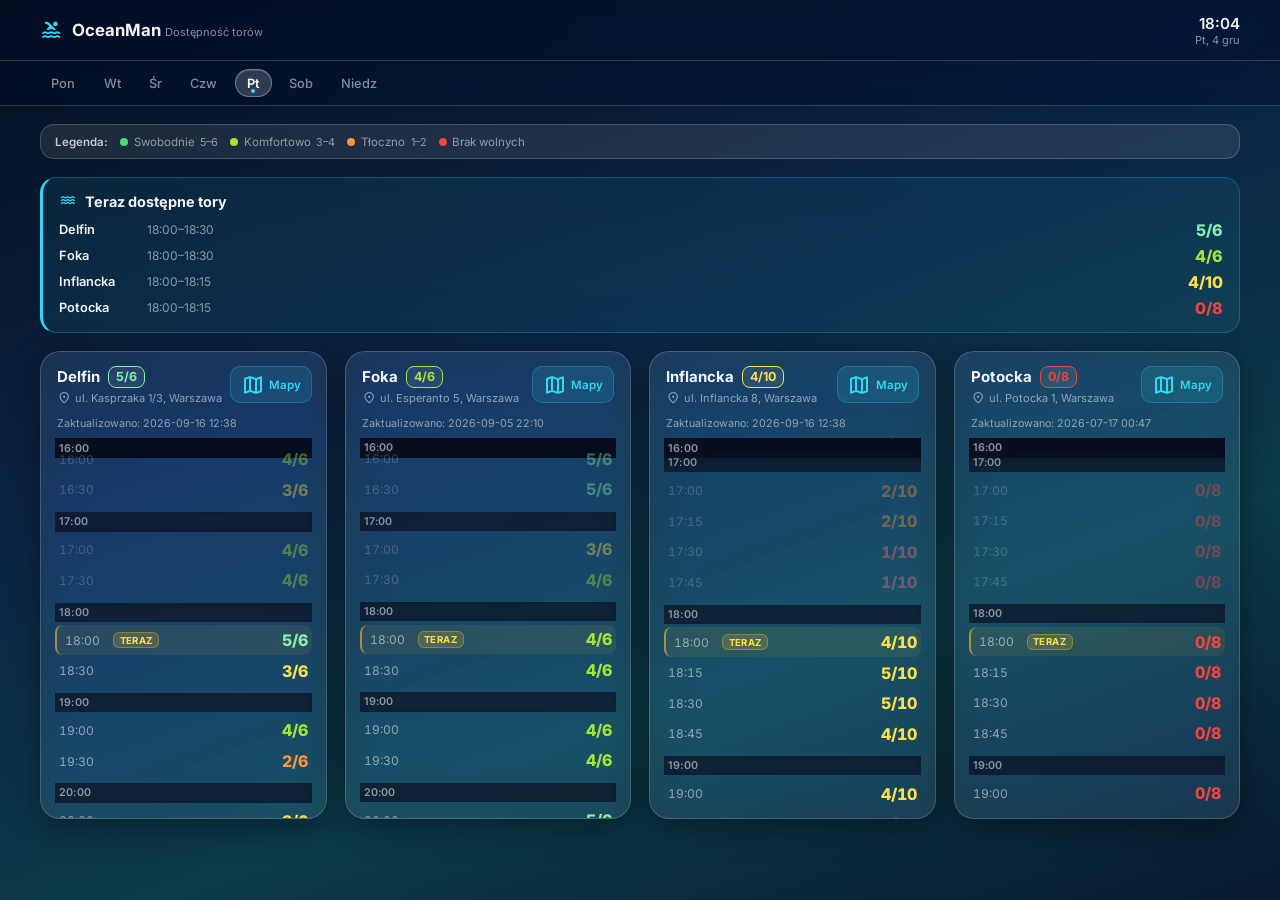
<file: docs/index.html>
<!DOCTYPE html>
<html lang="pl">
<head>
<meta charset="UTF-8">
<meta name="viewport" content="width=device-width, initial-scale=1.0">
<title>OceanMan — Tory pływackie</title>
<link rel="preconnect" href="https://fonts.googleapis.com">
<link rel="preconnect" href="https://fonts.gstatic.com" crossorigin>
<link href="https://fonts.googleapis.com/css2?family=Inter:wght@400;500;600;700;800&display=swap" rel="stylesheet">
<link href="https://fonts.googleapis.com/css2?family=Material+Symbols+Rounded:opsz,wght,FILL,GRAD@24,400,1,0" rel="stylesheet">
<style>
*,*::before,*::after{box-sizing:border-box;margin:0;padding:0}
body{font-family:Inter,sans-serif;background:linear-gradient(160deg,#060E1F 0%,#0A2545 40%,#0C3B4A 70%,#071A2E 100%) fixed;min-height:100vh;color:rgba(255,255,255,.95)}
:root{
  --glass-bg:rgba(255,255,255,.09);--glass-bg-s:rgba(255,255,255,.18);
  --glass-b:rgba(255,255,255,.18);--glass-bs:rgba(255,255,255,.32);
  --glass-sh:0 8px 32px rgba(0,0,0,.40);--glass-in:inset 0 1px 0 rgba(255,255,255,.12);
  --c-muted:rgba(255,255,255,.52);--c-accent:#34D8F0;
}
/* app bar */
.app-bar{position:sticky;top:0;z-index:100;backdrop-filter:blur(24px) saturate(180%);background:rgba(6,14,31,.55);border-bottom:1px solid var(--glass-b);padding:0 1rem}
.app-bar__inner{max-width:1200px;margin:0 auto;height:60px;display:flex;align-items:center;justify-content:space-between}
.app-bar__brand{display:flex;align-items:center;gap:.625rem}
.app-bar__logo{color:var(--c-accent);font-size:1.4rem}
.app-bar__title{font-size:1.05rem;font-weight:700}
.app-bar__subtitle{font-size:.69rem;color:var(--c-muted)}
.app-bar__clock{text-align:right}.clock{font-size:.95rem;font-weight:600;display:block}
.date{font-size:.69rem;color:var(--c-muted);display:block}
/* day nav */
.day-nav{position:sticky;top:60px;z-index:99;backdrop-filter:blur(20px) saturate(160%);background:rgba(6,14,31,.45);border-bottom:1px solid var(--glass-b);padding:.5rem 1rem}
.day-nav__inner{max-width:1200px;margin:0 auto;display:flex;gap:.375rem;overflow-x:auto;scrollbar-width:none}
.day-tab{border:none;background:transparent;color:var(--c-muted);font:500 .8rem Inter,sans-serif;padding:.35rem .7rem;border-radius:20px;cursor:pointer;white-space:nowrap;position:relative;transition:all .15s}
.day-tab:hover{color:#fff;background:rgba(255,255,255,.08)}
.day-tab.active{color:#fff;background:var(--glass-bg-s);border:1px solid var(--glass-bs);box-shadow:var(--glass-in);font-weight:600}
.today-dot{width:4px;height:4px;background:var(--c-accent);border-radius:50%;position:absolute;bottom:3px;left:50%;transform:translateX(-50%)}
/* container */
main{padding:1.125rem 1rem 3rem}
.container{max-width:1200px;margin:0 auto;display:flex;flex-direction:column;gap:1.125rem}
/* legend */
.legend{display:flex;align-items:center;flex-wrap:wrap;gap:.5rem .75rem;padding:.6rem .875rem;background:var(--glass-bg);border:1px solid var(--glass-b);border-radius:14px;font-size:.72rem;color:var(--c-muted)}
.legend__title{font-weight:600;color:rgba(255,255,255,.75)}
.legend__chips{display:flex;flex-wrap:wrap;gap:.375rem .75rem}
.legend-chip{display:flex;align-items:center;gap:.35rem}
.dot{width:8px;height:8px;border-radius:50%;flex-shrink:0}
/* summary card */
.summary-card{background:rgba(52,216,240,.08);border:1px solid rgba(52,216,240,.25);border-left:3px solid var(--c-accent);border-radius:16px;padding:.875rem 1rem;backdrop-filter:blur(20px)}
.summary-card__header{display:flex;align-items:center;gap:.5rem;margin-bottom:.625rem}
.summary-card__icon{color:var(--c-accent);font-size:1.1rem}
.summary-card__title{font-size:.9rem;font-weight:700}
.summary-card__items{display:flex;flex-direction:column;gap:.375rem}
.summary-item{display:flex;align-items:center;gap:.5rem;font-size:.8rem}
.summary-item__name{font-weight:600;min-width:80px}
.summary-item__slot{color:var(--c-muted);font-size:.75rem;flex:1}
/* pools grid */
.pools-grid{display:grid;grid-template-columns:repeat(4,1fr);gap:1.125rem}
@media(max-width:1100px){.pools-grid{grid-template-columns:repeat(2,1fr)}}
@media(max-width:580px){.pools-grid{grid-template-columns:1fr}}
/* pool card */
.pool-card{background:var(--glass-bg);backdrop-filter:blur(20px) saturate(160%);border:1px solid var(--glass-b);border-radius:20px;box-shadow:var(--glass-sh);overflow:hidden}
.pool-card__header{padding:.875rem 1rem .5rem;display:flex;justify-content:space-between;align-items:flex-start;gap:.5rem}
.pool-card__name{font-size:.9375rem;font-weight:700}
.pool-card__name-row{display:flex;align-items:center;gap:.5rem}
.pool-card__address{display:flex;align-items:center;gap:.25rem;font-size:.69rem;color:var(--c-muted);margin-top:.2rem;overflow:hidden}
.addr-icon{font-size:.9rem}
.addr-text{overflow:hidden;text-overflow:ellipsis;white-space:nowrap}
.pool-card__meta{padding:.25rem 1rem .5rem;font-size:.67rem;color:var(--c-muted)}
.maps-btn{display:flex;align-items:center;gap:.3rem;background:rgba(52,216,240,.12);border:1px solid rgba(52,216,240,.25);color:var(--c-accent);font:600 .72rem Inter,sans-serif;padding:.35rem .6rem;border-radius:10px;text-decoration:none;white-space:nowrap;flex-shrink:0}
/* slots */
.slots-container{max-height:380px;overflow-y:auto;padding:0 .875rem .875rem}
.slots-list{display:flex;flex-direction:column;gap:1px}
.hour-div{position:sticky;top:0;font-size:.67rem;font-weight:600;color:var(--c-muted);background:rgba(6,14,31,.7);backdrop-filter:blur(8px);padding:.2rem .25rem;margin:.4rem 0 .15rem;letter-spacing:.02em}
.slot-row{display:flex;align-items:center;gap:.5rem;padding:.3rem .25rem;border-radius:8px;font-size:.82rem;transition:background .1s}
.slot-row.current{background:rgba(251,191,36,.08);border-left:2px solid rgba(251,191,36,.6);padding-left:.5rem}
.slot-row.past{opacity:.38}
.slot-time{color:var(--c-muted);font-size:.75rem;min-width:40px;font-variant-numeric:tabular-nums}
.slot-lanes{margin-left:auto;font-weight:800;font-size:1rem;font-variant-numeric:tabular-nums}
.now-badge{font-size:.6rem;font-weight:700;background:rgba(251,191,36,.18);color:#FDE047;border:1px solid rgba(251,191,36,.35);padding:.1rem .35rem;border-radius:6px;letter-spacing:.04em}
/* lane badge */
.lane-badge{font-weight:800;font-size:1rem}
.lane-badge.hero{font-size:.78rem;font-weight:700;padding:.15rem .45rem;border-radius:8px;border:1px solid;background:rgba(255,255,255,.08)}
/* level colors */
.lv-6,.level-6{color:#4ADE80}.lv-5,.level-5{color:#86EFAC}.lv-4,.level-4{color:#A3E635}
.lv-3,.level-3{color:#FDE047}.lv-2,.level-2{color:#FB923C}.lv-1,.level-1{color:#F87171}.lv-0,.level-0{color:#EF4444}
.hero.lv-6{border-color:#4ADE80}.hero.lv-5{border-color:#86EFAC}.hero.lv-4{border-color:#A3E635}
.hero.lv-3{border-color:#FDE047}.hero.lv-2{border-color:#FB923C}.hero.lv-1{border-color:#F87171}.hero.lv-0{border-color:#EF4444}
.dot.lv-6{background:#4ADE80}.dot.lv-5{background:#86EFAC}.dot.lv-4{background:#A3E635}
.dot.lv-3{background:#FDE047}.dot.lv-2{background:#FB923C}.dot.lv-1{background:#F87171}.dot.lv-0{background:#EF4444}
/* empty / error */
.empty-state,.error-state{padding:2rem 1rem;text-align:center;color:var(--c-muted);font-size:.85rem}
.error-state{color:#F87171}
#loading{padding:4rem 1rem;text-align:center;color:var(--c-muted);font-size:.9rem}
</style>
</head>
<body>

<header class="app-bar">
  <div class="app-bar__inner">
    <div class="app-bar__brand">
      <span class="material-symbols-rounded app-bar__logo">pool</span>
      <div>
        <span class="app-bar__title">OceanMan</span>
        <span class="app-bar__subtitle">Dostępność torów</span>
      </div>
    </div>
    <div class="app-bar__clock">
      <span class="clock" id="clock">--:--</span>
      <span class="date" id="date-pl">…</span>
    </div>
  </div>
</header>

<nav class="day-nav">
  <div class="day-nav__inner" id="day-tabs"></div>
</nav>

<main>
  <div class="container" id="app">
    <div id="loading">Ładowanie danych…</div>
  </div>
</main>

<script>
(function () {

// ── constants ────────────────────────────────────────────────────────────────

var POOL_INFO = {
  delfin:    { name: 'Delfin',    address: 'ul. Kasprzaka 1/3, Warszawa', maps: 'https://maps.google.com/?q=Pływalnia+Delfin+Kasprzaka+Warszawa' },
  foka:      { name: 'Foka',      address: 'ul. Esperanto 5, Warszawa',   maps: 'https://maps.google.com/?q=Pływalnia+Foka+Esperanto+Warszawa' },
  inflancka: { name: 'Inflancka', address: 'ul. Inflancka 8, Warszawa',   maps: 'https://maps.google.com/?q=Ośrodek+Inflancka+Warszawa' },
  potocka:   { name: 'Potocka',   address: 'ul. Potocka 1, Warszawa',     maps: 'https://maps.google.com/?q=Pływalnia+Potocka+Warszawa' },
};
var POOL_ORDER = ['delfin', 'foka', 'inflancka', 'potocka'];

var DAYS = [
  ['monday','Pon'],['tuesday','Wt'],['wednesday','Śr'],
  ['thursday','Czw'],['friday','Pt'],['saturday','Sob'],['sunday','Niedz']
];
var DAY_INDEX = { sunday:0,monday:1,tuesday:2,wednesday:3,thursday:4,friday:5,saturday:6 };
var PL_DAYS   = ['Pon','Wt','Śr','Czw','Pt','Sob','Niedz'];
var PL_MONTHS = ['sty','lut','mar','kwi','maj','cze','lip','sie','wrz','paź','lis','gru'];

var DATA_URL = 'data/availability.json';

// ── helpers ──────────────────────────────────────────────────────────────────

function todayKey() {
  var d = new Date();
  return ['sunday','monday','tuesday','wednesday','thursday','friday','saturday'][d.getDay()];
}
function nowMin() { var d = new Date(); return d.getHours()*60+d.getMinutes(); }
function toMin(t) { var p=t.split(':'); return +p[0]*60+ +p[1]; }

function laneClass(free, total) {
  if (free === 0) return 'lv-0';
  var r = free / total;
  if (r <= 1/6) return 'lv-1';
  if (r <= 2/6) return 'lv-2';
  if (r <= 3/6) return 'lv-3';
  if (r <= 4/6) return 'lv-4';
  if (r <= 5/6) return 'lv-5';
  return 'lv-6';
}

function esc(s) {
  return String(s).replace(/&/g,'&amp;').replace(/</g,'&lt;').replace(/>/g,'&gt;');
}

// ── state ────────────────────────────────────────────────────────────────────

var schedules = null;   // from availability.json
var selectedDay = null;

// ── clock + date ─────────────────────────────────────────────────────────────

function tickClock() {
  var d   = new Date();
  var h   = String(d.getHours()).padStart(2,'0');
  var m   = String(d.getMinutes()).padStart(2,'0');
  var el  = document.getElementById('clock');
  if (el) el.textContent = h + ':' + m;

  var dateEl = document.getElementById('date-pl');
  if (dateEl) {
    var wi = d.getDay() === 0 ? 6 : d.getDay()-1; // Mon=0 index
    dateEl.textContent = PL_DAYS[wi] + ', ' + d.getDate() + ' ' + PL_MONTHS[d.getMonth()];
  }
}

// ── day tabs ─────────────────────────────────────────────────────────────────

function renderTabs() {
  var today = todayKey();
  var html  = '';
  DAYS.forEach(function(pair) {
    var key   = pair[0], label = pair[1];
    var active = key === selectedDay ? ' active' : '';
    var dot    = key === today ? '<span class="today-dot"></span>' : '';
    html += '<button class="day-tab' + active + '" data-day="' + key + '" type="button">'
          + esc(label) + dot + '</button>';
  });
  document.getElementById('day-tabs').innerHTML = html;

  document.querySelectorAll('.day-tab').forEach(function(btn) {
    btn.addEventListener('click', function() {
      selectedDay = this.dataset.day;
      renderTabs();
      renderApp();
    });
  });
}

// ── main render ───────────────────────────────────────────────────────────────

function renderApp() {
  if (!schedules) return;

  var today  = todayKey();
  var isToday = selectedDay === today;
  var now    = nowMin();

  // collect current-slot data for summary card
  var currentSlots = [];

  // pool cards HTML
  var cardsHtml = '';
  POOL_ORDER.forEach(function(key) {
    var info  = POOL_INFO[key];
    var sched = schedules[key];
    if (!sched) {
      cardsHtml += poolCard(key, info, null, null, null);
      return;
    }

    var daySlots = sched.slots
      .filter(function(s) { return s.weekday === selectedDay; })
      .sort(function(a,b) { return a.slot_start < b.slot_start ? -1 : 1; });

    var currentSlot = null;
    if (isToday) {
      currentSlot = daySlots.find(function(s) {
        return now >= toMin(s.slot_start) && now < toMin(s.slot_end);
      }) || null;
    }

    if (currentSlot) {
      currentSlots.push({
        name:  info.name,
        start: currentSlot.slot_start,
        end:   currentSlot.slot_end,
        free:  currentSlot.free_lanes,
        total: currentSlot.total_lanes,
        cls:   laneClass(currentSlot.free_lanes, currentSlot.total_lanes),
      });
    }

    cardsHtml += poolCard(key, info, sched, daySlots, currentSlot, isToday, now);
  });

  // summary card
  var summaryHtml = '';
  if (currentSlots.length > 0) {
    currentSlots.sort(function(a,b) { return b.free - a.free; });
    var items = currentSlots.map(function(s) {
      return '<div class="summary-item">'
        + '<span class="summary-item__name">' + esc(s.name) + '</span>'
        + '<span class="summary-item__slot">' + esc(s.start) + '–' + esc(s.end) + '</span>'
        + '<span class="lane-badge ' + s.cls + '">' + s.free + '/' + s.total + '</span>'
        + '</div>';
    }).join('');
    summaryHtml = '<section class="summary-card">'
      + '<div class="summary-card__header">'
      + '<span class="material-symbols-rounded summary-card__icon">water</span>'
      + '<span class="summary-card__title">Teraz dostępne tory</span>'
      + '</div>'
      + '<div class="summary-card__items">' + items + '</div>'
      + '</section>';
  }

  // legend
  var legendHtml = '<div class="legend">'
    + '<span class="legend__title">Legenda:</span>'
    + '<div class="legend__chips">'
    + '<span class="legend-chip"><span class="dot lv-6"></span>Swobodnie <span style="color:var(--c-muted);font-size:.68rem">5–6</span></span>'
    + '<span class="legend-chip"><span class="dot lv-4"></span>Komfortowo <span style="color:var(--c-muted);font-size:.68rem">3–4</span></span>'
    + '<span class="legend-chip"><span class="dot lv-2"></span>Tłoczno <span style="color:var(--c-muted);font-size:.68rem">1–2</span></span>'
    + '<span class="legend-chip"><span class="dot lv-0"></span>Brak wolnych</span>'
    + '</div></div>';

  document.getElementById('app').innerHTML =
    legendHtml + summaryHtml
    + '<div class="pools-grid">' + cardsHtml + '</div>';

  // scroll current slot into view
  document.querySelectorAll('[id^="cur-"]').forEach(function(el) {
    var c = el.closest('.slots-container');
    if (!c) return;
    c.scrollTop += el.getBoundingClientRect().top - c.getBoundingClientRect().top
                   - c.clientHeight / 2 + el.clientHeight / 2;
  });
}

function poolCard(key, info, sched, daySlots, currentSlot, isToday, now) {
  var heroHtml = '';
  if (currentSlot) {
    var heroClass = laneClass(currentSlot.free_lanes, currentSlot.total_lanes);
    heroHtml = '<span class="lane-badge hero ' + heroClass + '">'
      + currentSlot.free_lanes + '/' + currentSlot.total_lanes + '</span>';
  }

  var metaHtml = '';
  if (sched) {
    metaHtml = '<div class="pool-card__meta">Zaktualizowano: '
      + esc(sched.fetched_at.slice(0,16).replace('T',' ')) + '</div>';
  }

  var bodyHtml = '';
  if (!sched) {
    bodyHtml = '<div class="slots-container"><p class="error-state">'
      + '<span class="material-symbols-rounded" style="display:block;font-size:1.8rem;opacity:.4;margin-bottom:.4rem">warning</span>'
      + 'Harmonogram tymczasowo niedostępny</p></div>';
  } else if (!daySlots || daySlots.length === 0) {
    bodyHtml = '<div class="slots-container"><p class="empty-state">Brak danych dla wybranego dnia.</p></div>';
  } else {
    var rows = '';
    var prevHour = '';
    daySlots.forEach(function(s) {
      var hour = s.slot_start.slice(0,2);
      if (hour !== prevHour) {
        rows += '<div class="hour-div">' + esc(hour) + ':00</div>';
        prevHour = hour;
      }
      var isCur = isToday && now >= toMin(s.slot_start) && now < toMin(s.slot_end);
      var isPast = isToday && now >= toMin(s.slot_end);
      var cls = (isCur ? ' current' : '') + (isPast ? ' past' : '');
      var idAttr = isCur ? ' id="cur-' + key + '"' : '';
      var badge  = isCur ? '<span class="now-badge">TERAZ</span>' : '';
      var lv = laneClass(s.free_lanes, s.total_lanes);
      rows += '<div class="slot-row' + cls + '"' + idAttr + '>'
        + '<span class="slot-time">' + esc(s.slot_start) + '</span>'
        + badge
        + '<span class="slot-lanes ' + lv + '">' + s.free_lanes + '/' + s.total_lanes + '</span>'
        + '</div>';
    });
    bodyHtml = '<div class="slots-container"><div class="slots-list">' + rows + '</div></div>';
  }

  return '<section class="pool-card">'
    + '<div class="pool-card__header">'
    + '<div>'
    + '<div class="pool-card__name-row">'
    + '<h2 class="pool-card__name">' + esc(info.name) + '</h2>' + heroHtml
    + '</div>'
    + '<div class="pool-card__address">'
    + '<span class="material-symbols-rounded addr-icon">location_on</span>'
    + '<span class="addr-text">' + esc(info.address) + '</span>'
    + '</div></div>'
    + '<a href="' + esc(info.maps) + '" target="_blank" rel="noopener" class="maps-btn">'
    + '<span class="material-symbols-rounded">map</span>Mapy</a>'
    + '</div>'
    + metaHtml
    + bodyHtml
    + '</section>';
}

// ── boot ──────────────────────────────────────────────────────────────────────

tickClock();
setInterval(function() { tickClock(); if (schedules) renderApp(); }, 60000);

selectedDay = todayKey();
renderTabs();

fetch(DATA_URL)
  .then(function(r) {
    if (!r.ok) throw new Error('HTTP ' + r.status);
    return r.json();
  })
  .then(function(json) {
    schedules = json.schedules;
    renderApp();
  })
  .catch(function(err) {
    document.getElementById('app').innerHTML =
      '<div class="error-state">'
      + '<span class="material-symbols-rounded" style="font-size:2rem;display:block;margin-bottom:.5rem">error</span>'
      + 'Nie można załadować danych.<br><small style="opacity:.6">Uruchom przez serwer HTTP (nie przez file://).</small>'
      + '</div>';
    console.error('Failed to load availability.json:', err);
  });

}());
</script>
</body>
</html>
</file>
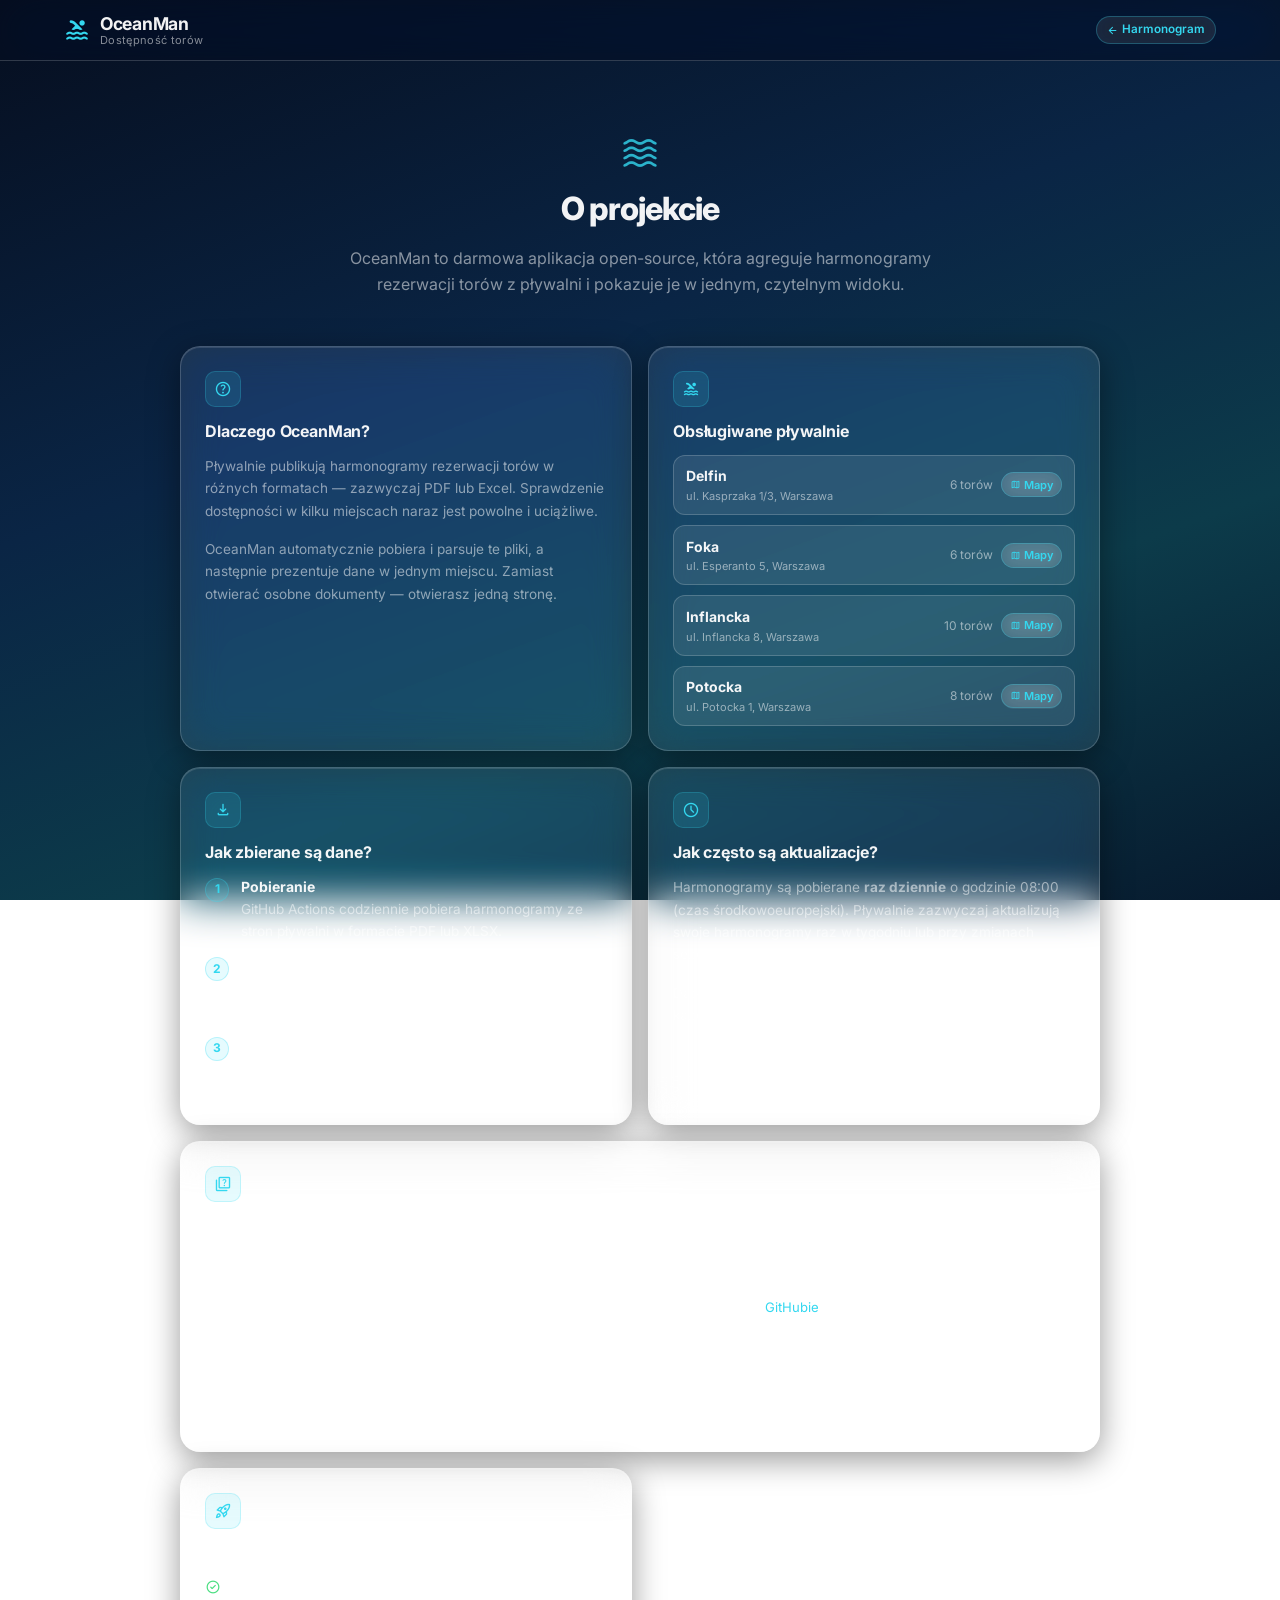
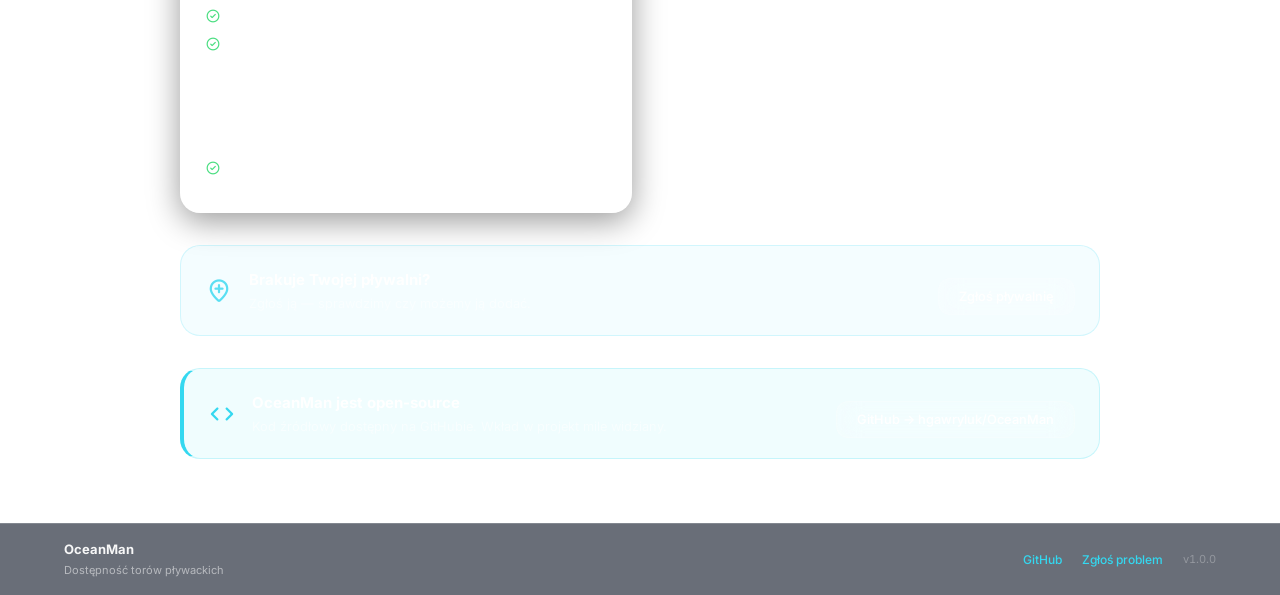
<file: docs/about.html>
<!DOCTYPE html>
<html lang="pl">
<head>
    <meta charset="UTF-8">
    <meta name="viewport" content="width=device-width, initial-scale=1.0">
    <title>O projekcie — OceanMan</title>
    <meta name="description" content="OceanMan — projekt open-source do sprawdzania dostępności torów pływackich.">
    <meta name="theme-color" content="#0A2545">

    <link rel="icon" type="image/svg+xml" href="static/favicon.svg">
    <link rel="manifest" href="manifest.webmanifest">

    <meta property="og:type" content="website">
    <meta property="og:site_name" content="OceanMan">
    <meta property="og:title" content="O projekcie — OceanMan">
    <meta property="og:description" content="OceanMan — projekt open-source do sprawdzania dostępności torów pływackich.">
    <meta property="og:url" content="https://hgawryluk.github.io/OceanMan/about">
    <meta property="og:locale" content="pl_PL">

    <link rel="preconnect" href="https://fonts.googleapis.com">
    <link rel="preconnect" href="https://fonts.gstatic.com" crossorigin>
    <link href="https://fonts.googleapis.com/css2?family=Inter:wght@400;500;600;700;800&display=swap" rel="stylesheet">
    <link href="https://fonts.googleapis.com/css2?family=Material+Symbols+Rounded:opsz,wght,FILL,GRAD@24,400,1,0" rel="stylesheet">
    <link rel="stylesheet" href="static/style.css">
</head>
<body>

<header class="app-bar">
    <div class="app-bar__inner">
        <a href="index.html" class="app-bar__brand">
            <span class="material-symbols-rounded app-bar__logo">pool</span>
            <div class="app-bar__brand-text">
                <span class="app-bar__title">OceanMan</span>
                <span class="app-bar__subtitle">Dostępność torów</span>
            </div>
        </a>
        <a href="index.html" class="maps-btn">
            <span class="material-symbols-rounded">arrow_back</span>
            Harmonogram
        </a>
    </div>
</header>

<main>
    <div class="about-container">

        <section class="about-hero">
            <span class="material-symbols-rounded about-hero__icon">waves</span>
            <h1 class="about-hero__title">O projekcie</h1>
            <p class="about-hero__lead">OceanMan to darmowa aplikacja open-source, która agreguje harmonogramy rezerwacji torów z pływalni i pokazuje je w jednym, czytelnym widoku.</p>
        </section>

        <div class="about-grid">

            <section class="about-card">
                <div class="about-card__icon-wrap">
                    <span class="material-symbols-rounded">help</span>
                </div>
                <h2 class="about-card__title">Dlaczego OceanMan?</h2>
                <p class="about-card__text">Pływalnie publikują harmonogramy rezerwacji torów w różnych formatach — zazwyczaj PDF lub Excel. Sprawdzenie dostępności w kilku miejscach naraz jest powolne i uciążliwe.</p>
                <p class="about-card__text">OceanMan automatycznie pobiera i parsuje te pliki, a następnie prezentuje dane w jednym miejscu. Zamiast otwierać osobne dokumenty — otwierasz jedną stronę.</p>
            </section>

            <section class="about-card">
                <div class="about-card__icon-wrap">
                    <span class="material-symbols-rounded">pool</span>
                </div>
                <h2 class="about-card__title">Obsługiwane pływalnie</h2>
                <ul class="about-pool-list">
                    
                    <li class="about-pool-item">
                        <div class="about-pool-item__info">
                            <span class="about-pool-item__name">Delfin</span>
                            <span class="about-pool-item__addr">ul. Kasprzaka 1/3, Warszawa</span>
                        </div>
                        <div class="about-pool-item__meta">
                            <span class="about-pool-item__lanes">6 torów</span>
                            <a href="https://maps.google.com/?q=Pływalnia+Delfin+Kasprzaka+Warszawa" target="_blank" rel="noopener" class="maps-btn maps-btn--sm">
                                <span class="material-symbols-rounded">map</span>
                                Mapy
                            </a>
                        </div>
                    </li>
                    
                    <li class="about-pool-item">
                        <div class="about-pool-item__info">
                            <span class="about-pool-item__name">Foka</span>
                            <span class="about-pool-item__addr">ul. Esperanto 5, Warszawa</span>
                        </div>
                        <div class="about-pool-item__meta">
                            <span class="about-pool-item__lanes">6 torów</span>
                            <a href="https://maps.google.com/?q=Pływalnia+Foka+Esperanto+Warszawa" target="_blank" rel="noopener" class="maps-btn maps-btn--sm">
                                <span class="material-symbols-rounded">map</span>
                                Mapy
                            </a>
                        </div>
                    </li>
                    
                    <li class="about-pool-item">
                        <div class="about-pool-item__info">
                            <span class="about-pool-item__name">Inflancka</span>
                            <span class="about-pool-item__addr">ul. Inflancka 8, Warszawa</span>
                        </div>
                        <div class="about-pool-item__meta">
                            <span class="about-pool-item__lanes">10 torów</span>
                            <a href="https://maps.google.com/?q=Ośrodek+Inflancka+Warszawa" target="_blank" rel="noopener" class="maps-btn maps-btn--sm">
                                <span class="material-symbols-rounded">map</span>
                                Mapy
                            </a>
                        </div>
                    </li>
                    
                    <li class="about-pool-item">
                        <div class="about-pool-item__info">
                            <span class="about-pool-item__name">Potocka</span>
                            <span class="about-pool-item__addr">ul. Potocka 1, Warszawa</span>
                        </div>
                        <div class="about-pool-item__meta">
                            <span class="about-pool-item__lanes">8 torów</span>
                            <a href="https://maps.google.com/?q=Pływalnia+Potocka+Warszawa" target="_blank" rel="noopener" class="maps-btn maps-btn--sm">
                                <span class="material-symbols-rounded">map</span>
                                Mapy
                            </a>
                        </div>
                    </li>
                    
                </ul>
            </section>

            <section class="about-card">
                <div class="about-card__icon-wrap">
                    <span class="material-symbols-rounded">download</span>
                </div>
                <h2 class="about-card__title">Jak zbierane są dane?</h2>
                <div class="about-steps">
                    <div class="about-step">
                        <span class="about-step__num">1</span>
                        <div>
                            <strong>Pobieranie</strong>
                            <p>GitHub Actions codziennie pobiera harmonogramy ze stron pływalni w formacie PDF lub XLSX.</p>
                        </div>
                    </div>
                    <div class="about-step">
                        <span class="about-step__num">2</span>
                        <div>
                            <strong>Parsowanie</strong>
                            <p>Dedykowany parser dla każdej pływalni odczytuje dane o rezerwacjach — w tym pliki z kolorowym kodowaniem.</p>
                        </div>
                    </div>
                    <div class="about-step">
                        <span class="about-step__num">3</span>
                        <div>
                            <strong>Publikacja</strong>
                            <p>Przetworzone dane trafiają na stronę automatycznie — bez żadnej ręcznej interwencji.</p>
                        </div>
                    </div>
                </div>
            </section>

            <section class="about-card">
                <div class="about-card__icon-wrap">
                    <span class="material-symbols-rounded">schedule</span>
                </div>
                <h2 class="about-card__title">Jak często są aktualizacje?</h2>
                <p class="about-card__text">Harmonogramy są pobierane <strong>raz dziennie</strong> o godzinie 08:00 (czas środkowoeuropejski). Pływalnie zazwyczaj aktualizują swoje harmonogramy raz w tygodniu lub przy zmianach sezonowych.</p>
                <p class="about-card__text">Daty ostatniej aktualizacji danych są widoczne w nagłówku każdej karty pływalni.</p>
            </section>

            <section class="about-card about-card--faq">
                <div class="about-card__icon-wrap">
                    <span class="material-symbols-rounded">quiz</span>
                </div>
                <h2 class="about-card__title">FAQ</h2>
                <dl class="about-faq">
                    <div class="about-faq__item">
                        <dt>Czy mogę zarezerwować tor przez OceanMan?</dt>
                        <dd>Nie — OceanMan pokazuje tylko dostępność. Rezerwacji dokonujesz bezpośrednio na stronie lub w kasie pływalni.</dd>
                    </div>
                    <div class="about-faq__item">
                        <dt>Dane są nieaktualne lub błędne — co zrobić?</dt>
                        <dd>Kliknij "Zgłoś problem" w stopce strony lub utwórz issue bezpośrednio na <a href="https://github.com/hgawryluk/OceanMan/issues" target="_blank" rel="noopener" class="about-link">GitHubie</a>.</dd>
                    </div>
                    <div class="about-faq__item">
                        <dt>Kiedy będą kolejne pływalnie?</dt>
                        <dd>Wsparcie dla nowych pływalni zależy od formatu ich harmonogramów. Zgłoś pływalnię przez GitHub Issues — to pomoże ustalić priorytety.</dd>
                    </div>
                    <div class="about-faq__item">
                        <dt>Czy aplikacja działa offline?</dt>
                        <dd>Dane wymagają połączenia z internetem. Strona jest jednak bardzo lekka i ładuje się szybko nawet przy słabym łączu.</dd>
                    </div>
                </dl>
            </section>

            <section class="about-card">
                <div class="about-card__icon-wrap">
                    <span class="material-symbols-rounded">rocket_launch</span>
                </div>
                <h2 class="about-card__title">Plany na przyszłość</h2>
                <ul class="about-roadmap">
                    <li class="about-roadmap__item about-roadmap__item--done">
                        <span class="material-symbols-rounded">check_circle</span>
                        Parsery dla 4 pływalni (Delfin, Foka, Inflancka, Potocka)
                    </li>
                    <li class="about-roadmap__item about-roadmap__item--done">
                        <span class="material-symbols-rounded">check_circle</span>
                        Automatyczne codzienne aktualizacje
                    </li>
                    <li class="about-roadmap__item about-roadmap__item--done">
                        <span class="material-symbols-rounded">check_circle</span>
                        Responsywny interfejs mobilny
                    </li>
                    <li class="about-roadmap__item">
                        <span class="material-symbols-rounded">radio_button_unchecked</span>
                        Najlepsza godzina na pływanie dzisiaj
                    </li>
                    <li class="about-roadmap__item">
                        <span class="material-symbols-rounded">radio_button_unchecked</span>
                        Historia dostępności i tygodniowe wzorce
                    </li>
                    <li class="about-roadmap__item">
                        <span class="material-symbols-rounded">radio_button_unchecked</span>
                        Możliwość zgłaszania nowych pływalni
                    </li>
                    <li class="about-roadmap__item about-roadmap__item--done">
                        <span class="material-symbols-rounded">check_circle</span>
                        Możliwość zgłaszania nowych pływalni przez użytkowników
                    </li>
                </ul>
            </section>

        </div>

        <section class="about-suggest">
            <span class="material-symbols-rounded about-suggest__icon">add_location</span>
            <div class="about-suggest__text">
                <strong>Brakuje Twojej pływalni?</strong>
                <span>Zgłoś ją — sprawdzimy czy możemy ją dodać.</span>
            </div>
            <a href="suggest.html" class="btn">Zgłoś pływalnię</a>
        </section>

        <section class="about-github">
            <span class="material-symbols-rounded about-github__icon">code</span>
            <div class="about-github__text">
                <strong>OceanMan jest open-source</strong>
                <span>Kod źródłowy dostępny na GitHubie. Wkład w projekt mile widziany.</span>
            </div>
            <a href="https://github.com/hgawryluk/OceanMan" target="_blank" rel="noopener" class="btn">
                GitHub → hgawryluk/OceanMan
            </a>
        </section>

    </div>
</main>

<footer class="site-footer">
    <div class="site-footer__inner">
        <div class="site-footer__brand">
            <span class="site-footer__name">OceanMan</span>
            <span class="site-footer__desc">Dostępność torów pływackich</span>
        </div>
        <div class="site-footer__meta">
            <a href="https://github.com/hgawryluk/OceanMan" target="_blank" rel="noopener" class="site-footer__link">GitHub</a>
            <a href="https://github.com/hgawryluk/OceanMan/issues/new?labels=bug" target="_blank" rel="noopener" class="site-footer__link">Zgłoś problem</a>
            <span class="site-footer__version">v1.0.0</span>
        </div>
    </div>
</footer>

</body>
</html>
</file>
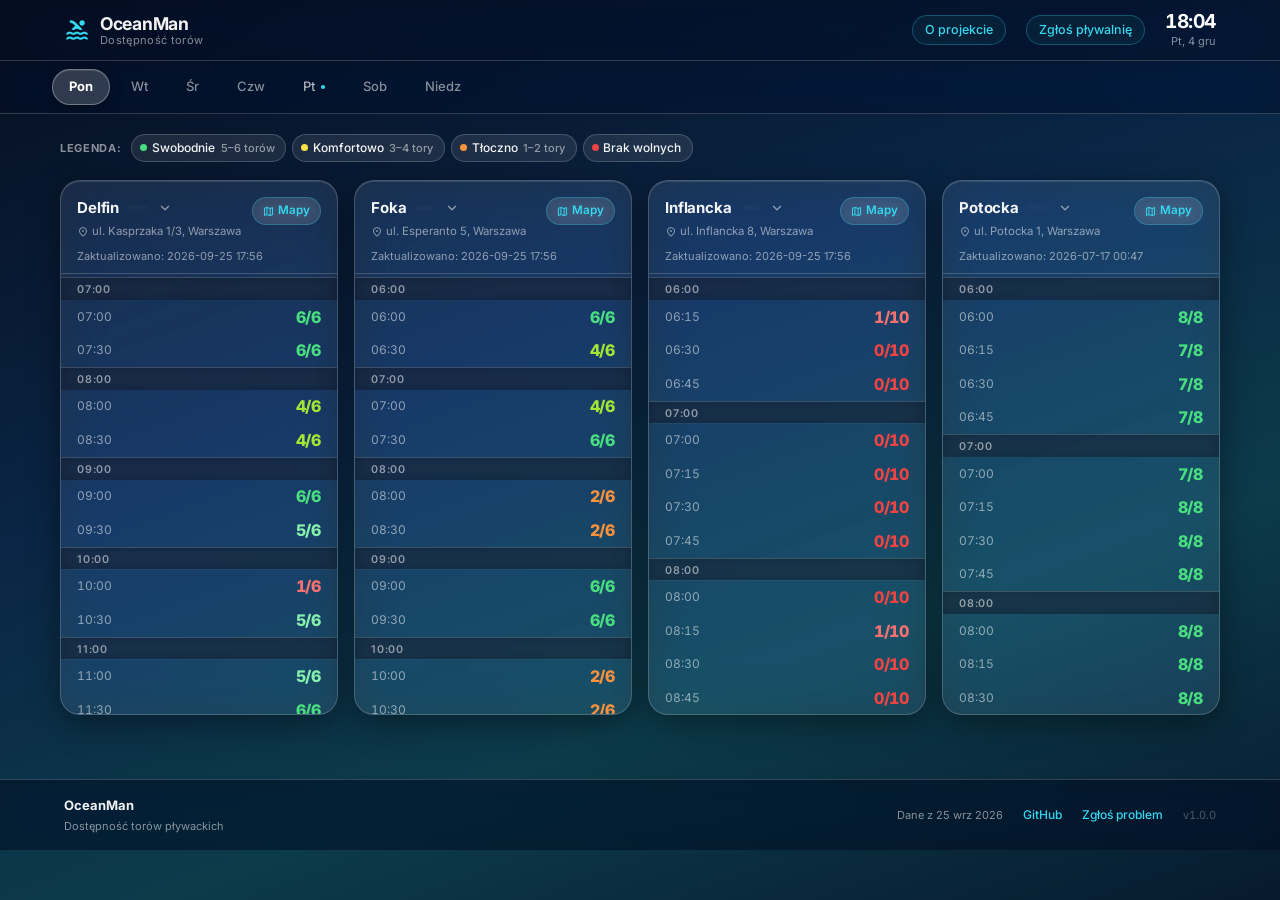
<file: docs/monday.html>
<!DOCTYPE html>
<html lang="pl">
<head>
    <meta charset="UTF-8">
    <meta name="viewport" content="width=device-width, initial-scale=1.0">
    <title>OceanMan — Dostępność torów pływackich</title>
    <meta name="description" content="Sprawdź dostępność torów pływackich — Delfin, Foka, Inflancka, Potocka.">
    <meta name="theme-color" content="#0A2545">

    <!-- Favicon -->
    <link rel="icon" type="image/svg+xml" href="static/favicon.svg">

    <!-- PWA -->
    <link rel="manifest" href="manifest.webmanifest">
    <meta name="apple-mobile-web-app-capable" content="yes">
    <meta name="apple-mobile-web-app-status-bar-style" content="black-translucent">
    <meta name="apple-mobile-web-app-title" content="OceanMan">

    <!-- Open Graph -->
    <meta property="og:type" content="website">
    <meta property="og:site_name" content="OceanMan">
    <meta property="og:title" content="OceanMan — Dostępność torów pływackich">
    <meta property="og:description" content="Sprawdź dostępność torów pływackich — Delfin, Foka, Inflancka, Potocka.">
    <meta property="og:url" content="https://hgawryluk.github.io/OceanMan/">
    <meta property="og:locale" content="pl_PL">

    <!-- Twitter Card -->
    <meta name="twitter:card" content="summary">
    <meta name="twitter:title" content="OceanMan — Dostępność torów pływackich">
    <meta name="twitter:description" content="Sprawdź dostępność torów pływackich — Delfin, Foka, Inflancka, Potocka.">

    <!-- Canonical -->
    <link rel="canonical" href="https://hgawryluk.github.io/OceanMan/">

    <link rel="preconnect" href="https://fonts.googleapis.com">
    <link rel="preconnect" href="https://fonts.gstatic.com" crossorigin>
    <link href="https://fonts.googleapis.com/css2?family=Inter:wght@400;500;600;700;800&display=swap" rel="stylesheet">
    <link href="https://fonts.googleapis.com/css2?family=Material+Symbols+Rounded:opsz,wght,FILL,GRAD@24,400,1,0" rel="stylesheet">
    <link rel="stylesheet" href="static/style.css">
</head>
<body>

<header class="app-bar">
    <div class="app-bar__inner">
        <a href="index.html" class="app-bar__brand">
            <span class="material-symbols-rounded app-bar__logo">pool</span>
            <div class="app-bar__brand-text">
                <span class="app-bar__title">OceanMan</span>
                <span class="app-bar__subtitle">Dostępność torów</span>
            </div>
        </a>
        <div class="app-bar__right">
            <a href="about.html" class="app-bar__nav-link">O projekcie</a>
            <a href="suggest.html" class="app-bar__nav-link">Zgłoś pływalnię</a>
            <div class="app-bar__clock">
                <span class="clock" id="clock">18:38</span>
                <span class="date">Pt, 25 wrz</span>
            </div>
        </div>
    </div>
</header>

<nav class="day-nav">
    <div class="day-nav__inner">
        
        <a href="monday.html"
           class="day-tab day-tab--active"
           data-day-key="monday">
            Pon
        </a>
        
        <a href="tuesday.html"
           class="day-tab"
           data-day-key="tuesday">
            Wt
        </a>
        
        <a href="wednesday.html"
           class="day-tab"
           data-day-key="wednesday">
            Śr
        </a>
        
        <a href="thursday.html"
           class="day-tab"
           data-day-key="thursday">
            Czw
        </a>
        
        <a href="index.html"
           class="day-tab"
           data-day-key="friday">
            Pt
        </a>
        
        <a href="saturday.html"
           class="day-tab"
           data-day-key="saturday">
            Sob
        </a>
        
        <a href="sunday.html"
           class="day-tab"
           data-day-key="sunday">
            Niedz
        </a>
        
    </div>
</nav>

<main data-day="monday">
    <div class="container">

        
        <div class="legend">
            <span class="legend__title">Legenda:</span>
            <div class="legend__chips">
                <span class="legend-chip">
                    <span class="legend-chip__dot legend-chip__dot--free"></span>
                    Swobodnie
                    <span class="legend-chip__hint">5–6 torów</span>
                </span>
                <span class="legend-chip">
                    <span class="legend-chip__dot legend-chip__dot--ok"></span>
                    Komfortowo
                    <span class="legend-chip__hint">3–4 tory</span>
                </span>
                <span class="legend-chip">
                    <span class="legend-chip__dot legend-chip__dot--busy"></span>
                    Tłoczno
                    <span class="legend-chip__hint">1–2 tory</span>
                </span>
                <span class="legend-chip">
                    <span class="legend-chip__dot legend-chip__dot--full"></span>
                    Brak wolnych
                </span>
            </div>
        </div>

        
        
        <section class="summary-card" id="summary-card" hidden>
            <div class="summary-card__header">
                <span class="material-symbols-rounded summary-card__icon">water</span>
                <span class="summary-card__title">Teraz dostępne tory</span>
            </div>
            <div class="summary-card__items" id="summary-items">
                
            </div>
        </section>

        
        <div class="pools-grid">
            
            <section class="pool-card" data-pool-key="delfin" data-pool-name="Delfin">

                <div class="pool-card__header" role="button" aria-expanded="true" aria-controls="slots-delfin">
                    <div class="pool-card__info">
                        <div class="pool-card__name-row">
                            <h2 class="pool-card__name">Delfin</h2>
                            <span class="lane-badge lane-badge--hero "
                                  id="hero-delfin"
                                  hidden></span>
                            <span class="material-symbols-rounded pool-card__chevron">expand_more</span>
                        </div>
                        <div class="pool-card__address">
                            <span class="material-symbols-rounded pool-card__addr-icon">location_on</span>
                            <span class="pool-card__address-text">ul. Kasprzaka 1/3, Warszawa</span>
                        </div>
                    </div>
                    <a href="https://maps.google.com/?q=Pływalnia+Delfin+Kasprzaka+Warszawa" target="_blank" rel="noopener" class="maps-btn" aria-label="Otwórz w Mapach Google">
                        <span class="material-symbols-rounded">map</span>
                        Mapy
                    </a>
                </div>

                
                <div class="pool-card__meta">
                    Zaktualizowano: 2026-09-25 17:56
                </div>
                

                <div class="slots-container" id="slots-delfin">
                    
                    <div class="slots-list">
                        
                        
                        
                        
                        <div class="hour-divider">07:00</div>
                        
                        
                        <div class="slot-row"
                             data-start="07:00"
                             data-end="07:30"
                             data-free="6"
                             data-total="6"
                             data-css="level-6"
                             >
                            <span class="slot-time">07:00</span>
                            
                            <span class="slot-lanes level-6">6/6</span>
                        </div>
                        
                        
                        
                        <div class="slot-row"
                             data-start="07:30"
                             data-end="08:00"
                             data-free="6"
                             data-total="6"
                             data-css="level-6"
                             >
                            <span class="slot-time">07:30</span>
                            
                            <span class="slot-lanes level-6">6/6</span>
                        </div>
                        
                        
                        
                        <div class="hour-divider">08:00</div>
                        
                        
                        <div class="slot-row"
                             data-start="08:00"
                             data-end="08:30"
                             data-free="4"
                             data-total="6"
                             data-css="level-4"
                             >
                            <span class="slot-time">08:00</span>
                            
                            <span class="slot-lanes level-4">4/6</span>
                        </div>
                        
                        
                        
                        <div class="slot-row"
                             data-start="08:30"
                             data-end="09:00"
                             data-free="4"
                             data-total="6"
                             data-css="level-4"
                             >
                            <span class="slot-time">08:30</span>
                            
                            <span class="slot-lanes level-4">4/6</span>
                        </div>
                        
                        
                        
                        <div class="hour-divider">09:00</div>
                        
                        
                        <div class="slot-row"
                             data-start="09:00"
                             data-end="09:30"
                             data-free="6"
                             data-total="6"
                             data-css="level-6"
                             >
                            <span class="slot-time">09:00</span>
                            
                            <span class="slot-lanes level-6">6/6</span>
                        </div>
                        
                        
                        
                        <div class="slot-row"
                             data-start="09:30"
                             data-end="10:00"
                             data-free="5"
                             data-total="6"
                             data-css="level-5"
                             >
                            <span class="slot-time">09:30</span>
                            
                            <span class="slot-lanes level-5">5/6</span>
                        </div>
                        
                        
                        
                        <div class="hour-divider">10:00</div>
                        
                        
                        <div class="slot-row"
                             data-start="10:00"
                             data-end="10:30"
                             data-free="1"
                             data-total="6"
                             data-css="level-1"
                             >
                            <span class="slot-time">10:00</span>
                            
                            <span class="slot-lanes level-1">1/6</span>
                        </div>
                        
                        
                        
                        <div class="slot-row"
                             data-start="10:30"
                             data-end="11:00"
                             data-free="5"
                             data-total="6"
                             data-css="level-5"
                             >
                            <span class="slot-time">10:30</span>
                            
                            <span class="slot-lanes level-5">5/6</span>
                        </div>
                        
                        
                        
                        <div class="hour-divider">11:00</div>
                        
                        
                        <div class="slot-row"
                             data-start="11:00"
                             data-end="11:30"
                             data-free="5"
                             data-total="6"
                             data-css="level-5"
                             >
                            <span class="slot-time">11:00</span>
                            
                            <span class="slot-lanes level-5">5/6</span>
                        </div>
                        
                        
                        
                        <div class="slot-row"
                             data-start="11:30"
                             data-end="12:00"
                             data-free="6"
                             data-total="6"
                             data-css="level-6"
                             >
                            <span class="slot-time">11:30</span>
                            
                            <span class="slot-lanes level-6">6/6</span>
                        </div>
                        
                        
                        
                        <div class="hour-divider">12:00</div>
                        
                        
                        <div class="slot-row"
                             data-start="12:00"
                             data-end="12:30"
                             data-free="2"
                             data-total="6"
                             data-css="level-2"
                             >
                            <span class="slot-time">12:00</span>
                            
                            <span class="slot-lanes level-2">2/6</span>
                        </div>
                        
                        
                        
                        <div class="slot-row"
                             data-start="12:30"
                             data-end="13:00"
                             data-free="2"
                             data-total="6"
                             data-css="level-2"
                             >
                            <span class="slot-time">12:30</span>
                            
                            <span class="slot-lanes level-2">2/6</span>
                        </div>
                        
                        
                        
                        <div class="hour-divider">13:00</div>
                        
                        
                        <div class="slot-row"
                             data-start="13:00"
                             data-end="13:30"
                             data-free="2"
                             data-total="6"
                             data-css="level-2"
                             >
                            <span class="slot-time">13:00</span>
                            
                            <span class="slot-lanes level-2">2/6</span>
                        </div>
                        
                        
                        
                        <div class="slot-row"
                             data-start="13:30"
                             data-end="14:00"
                             data-free="2"
                             data-total="6"
                             data-css="level-2"
                             >
                            <span class="slot-time">13:30</span>
                            
                            <span class="slot-lanes level-2">2/6</span>
                        </div>
                        
                        
                        
                        <div class="hour-divider">14:00</div>
                        
                        
                        <div class="slot-row"
                             data-start="14:00"
                             data-end="14:30"
                             data-free="5"
                             data-total="6"
                             data-css="level-5"
                             >
                            <span class="slot-time">14:00</span>
                            
                            <span class="slot-lanes level-5">5/6</span>
                        </div>
                        
                        
                        
                        <div class="slot-row"
                             data-start="14:30"
                             data-end="15:00"
                             data-free="5"
                             data-total="6"
                             data-css="level-5"
                             >
                            <span class="slot-time">14:30</span>
                            
                            <span class="slot-lanes level-5">5/6</span>
                        </div>
                        
                        
                        
                        <div class="hour-divider">15:00</div>
                        
                        
                        <div class="slot-row"
                             data-start="15:00"
                             data-end="15:30"
                             data-free="2"
                             data-total="6"
                             data-css="level-2"
                             >
                            <span class="slot-time">15:00</span>
                            
                            <span class="slot-lanes level-2">2/6</span>
                        </div>
                        
                        
                        
                        <div class="slot-row"
                             data-start="15:30"
                             data-end="16:00"
                             data-free="2"
                             data-total="6"
                             data-css="level-2"
                             >
                            <span class="slot-time">15:30</span>
                            
                            <span class="slot-lanes level-2">2/6</span>
                        </div>
                        
                        
                        
                        <div class="hour-divider">16:00</div>
                        
                        
                        <div class="slot-row"
                             data-start="16:00"
                             data-end="16:30"
                             data-free="3"
                             data-total="6"
                             data-css="level-3"
                             >
                            <span class="slot-time">16:00</span>
                            
                            <span class="slot-lanes level-3">3/6</span>
                        </div>
                        
                        
                        
                        <div class="slot-row"
                             data-start="16:30"
                             data-end="17:00"
                             data-free="3"
                             data-total="6"
                             data-css="level-3"
                             >
                            <span class="slot-time">16:30</span>
                            
                            <span class="slot-lanes level-3">3/6</span>
                        </div>
                        
                        
                        
                        <div class="hour-divider">17:00</div>
                        
                        
                        <div class="slot-row"
                             data-start="17:00"
                             data-end="17:30"
                             data-free="3"
                             data-total="6"
                             data-css="level-3"
                             >
                            <span class="slot-time">17:00</span>
                            
                            <span class="slot-lanes level-3">3/6</span>
                        </div>
                        
                        
                        
                        <div class="slot-row"
                             data-start="17:30"
                             data-end="18:00"
                             data-free="2"
                             data-total="6"
                             data-css="level-2"
                             >
                            <span class="slot-time">17:30</span>
                            
                            <span class="slot-lanes level-2">2/6</span>
                        </div>
                        
                        
                        
                        <div class="hour-divider">18:00</div>
                        
                        
                        <div class="slot-row"
                             data-start="18:00"
                             data-end="18:30"
                             data-free="2"
                             data-total="6"
                             data-css="level-2"
                             >
                            <span class="slot-time">18:00</span>
                            
                            <span class="slot-lanes level-2">2/6</span>
                        </div>
                        
                        
                        
                        <div class="slot-row"
                             data-start="18:30"
                             data-end="19:00"
                             data-free="2"
                             data-total="6"
                             data-css="level-2"
                             >
                            <span class="slot-time">18:30</span>
                            
                            <span class="slot-lanes level-2">2/6</span>
                        </div>
                        
                        
                        
                        <div class="hour-divider">19:00</div>
                        
                        
                        <div class="slot-row"
                             data-start="19:00"
                             data-end="19:30"
                             data-free="2"
                             data-total="6"
                             data-css="level-2"
                             >
                            <span class="slot-time">19:00</span>
                            
                            <span class="slot-lanes level-2">2/6</span>
                        </div>
                        
                        
                        
                        <div class="slot-row"
                             data-start="19:30"
                             data-end="20:00"
                             data-free="2"
                             data-total="6"
                             data-css="level-2"
                             >
                            <span class="slot-time">19:30</span>
                            
                            <span class="slot-lanes level-2">2/6</span>
                        </div>
                        
                        
                        
                        <div class="hour-divider">20:00</div>
                        
                        
                        <div class="slot-row"
                             data-start="20:00"
                             data-end="20:30"
                             data-free="3"
                             data-total="6"
                             data-css="level-3"
                             >
                            <span class="slot-time">20:00</span>
                            
                            <span class="slot-lanes level-3">3/6</span>
                        </div>
                        
                        
                        
                        <div class="slot-row"
                             data-start="20:30"
                             data-end="21:00"
                             data-free="3"
                             data-total="6"
                             data-css="level-3"
                             >
                            <span class="slot-time">20:30</span>
                            
                            <span class="slot-lanes level-3">3/6</span>
                        </div>
                        
                        
                        
                        <div class="hour-divider">21:00</div>
                        
                        
                        <div class="slot-row"
                             data-start="21:00"
                             data-end="21:30"
                             data-free="6"
                             data-total="6"
                             data-css="level-6"
                             >
                            <span class="slot-time">21:00</span>
                            
                            <span class="slot-lanes level-6">6/6</span>
                        </div>
                        
                        
                        
                        <div class="slot-row"
                             data-start="21:30"
                             data-end="22:00"
                             data-free="6"
                             data-total="6"
                             data-css="level-6"
                             >
                            <span class="slot-time">21:30</span>
                            
                            <span class="slot-lanes level-6">6/6</span>
                        </div>
                        
                    </div>

                    
                </div>

            </section>
            
            <section class="pool-card" data-pool-key="foka" data-pool-name="Foka">

                <div class="pool-card__header" role="button" aria-expanded="true" aria-controls="slots-foka">
                    <div class="pool-card__info">
                        <div class="pool-card__name-row">
                            <h2 class="pool-card__name">Foka</h2>
                            <span class="lane-badge lane-badge--hero "
                                  id="hero-foka"
                                  hidden></span>
                            <span class="material-symbols-rounded pool-card__chevron">expand_more</span>
                        </div>
                        <div class="pool-card__address">
                            <span class="material-symbols-rounded pool-card__addr-icon">location_on</span>
                            <span class="pool-card__address-text">ul. Esperanto 5, Warszawa</span>
                        </div>
                    </div>
                    <a href="https://maps.google.com/?q=Pływalnia+Foka+Esperanto+Warszawa" target="_blank" rel="noopener" class="maps-btn" aria-label="Otwórz w Mapach Google">
                        <span class="material-symbols-rounded">map</span>
                        Mapy
                    </a>
                </div>

                
                <div class="pool-card__meta">
                    Zaktualizowano: 2026-09-25 17:56
                </div>
                

                <div class="slots-container" id="slots-foka">
                    
                    <div class="slots-list">
                        
                        
                        
                        
                        <div class="hour-divider">06:00</div>
                        
                        
                        <div class="slot-row"
                             data-start="06:00"
                             data-end="06:30"
                             data-free="6"
                             data-total="6"
                             data-css="level-6"
                             >
                            <span class="slot-time">06:00</span>
                            
                            <span class="slot-lanes level-6">6/6</span>
                        </div>
                        
                        
                        
                        <div class="slot-row"
                             data-start="06:30"
                             data-end="07:00"
                             data-free="4"
                             data-total="6"
                             data-css="level-4"
                             >
                            <span class="slot-time">06:30</span>
                            
                            <span class="slot-lanes level-4">4/6</span>
                        </div>
                        
                        
                        
                        <div class="hour-divider">07:00</div>
                        
                        
                        <div class="slot-row"
                             data-start="07:00"
                             data-end="07:30"
                             data-free="4"
                             data-total="6"
                             data-css="level-4"
                             >
                            <span class="slot-time">07:00</span>
                            
                            <span class="slot-lanes level-4">4/6</span>
                        </div>
                        
                        
                        
                        <div class="slot-row"
                             data-start="07:30"
                             data-end="08:00"
                             data-free="6"
                             data-total="6"
                             data-css="level-6"
                             >
                            <span class="slot-time">07:30</span>
                            
                            <span class="slot-lanes level-6">6/6</span>
                        </div>
                        
                        
                        
                        <div class="hour-divider">08:00</div>
                        
                        
                        <div class="slot-row"
                             data-start="08:00"
                             data-end="08:30"
                             data-free="2"
                             data-total="6"
                             data-css="level-2"
                             >
                            <span class="slot-time">08:00</span>
                            
                            <span class="slot-lanes level-2">2/6</span>
                        </div>
                        
                        
                        
                        <div class="slot-row"
                             data-start="08:30"
                             data-end="09:00"
                             data-free="2"
                             data-total="6"
                             data-css="level-2"
                             >
                            <span class="slot-time">08:30</span>
                            
                            <span class="slot-lanes level-2">2/6</span>
                        </div>
                        
                        
                        
                        <div class="hour-divider">09:00</div>
                        
                        
                        <div class="slot-row"
                             data-start="09:00"
                             data-end="09:30"
                             data-free="6"
                             data-total="6"
                             data-css="level-6"
                             >
                            <span class="slot-time">09:00</span>
                            
                            <span class="slot-lanes level-6">6/6</span>
                        </div>
                        
                        
                        
                        <div class="slot-row"
                             data-start="09:30"
                             data-end="10:00"
                             data-free="6"
                             data-total="6"
                             data-css="level-6"
                             >
                            <span class="slot-time">09:30</span>
                            
                            <span class="slot-lanes level-6">6/6</span>
                        </div>
                        
                        
                        
                        <div class="hour-divider">10:00</div>
                        
                        
                        <div class="slot-row"
                             data-start="10:00"
                             data-end="10:30"
                             data-free="2"
                             data-total="6"
                             data-css="level-2"
                             >
                            <span class="slot-time">10:00</span>
                            
                            <span class="slot-lanes level-2">2/6</span>
                        </div>
                        
                        
                        
                        <div class="slot-row"
                             data-start="10:30"
                             data-end="11:00"
                             data-free="2"
                             data-total="6"
                             data-css="level-2"
                             >
                            <span class="slot-time">10:30</span>
                            
                            <span class="slot-lanes level-2">2/6</span>
                        </div>
                        
                        
                        
                        <div class="hour-divider">11:00</div>
                        
                        
                        <div class="slot-row"
                             data-start="11:00"
                             data-end="11:30"
                             data-free="2"
                             data-total="6"
                             data-css="level-2"
                             >
                            <span class="slot-time">11:00</span>
                            
                            <span class="slot-lanes level-2">2/6</span>
                        </div>
                        
                        
                        
                        <div class="slot-row"
                             data-start="11:30"
                             data-end="12:00"
                             data-free="6"
                             data-total="6"
                             data-css="level-6"
                             >
                            <span class="slot-time">11:30</span>
                            
                            <span class="slot-lanes level-6">6/6</span>
                        </div>
                        
                        
                        
                        <div class="hour-divider">12:00</div>
                        
                        
                        <div class="slot-row"
                             data-start="12:00"
                             data-end="12:30"
                             data-free="6"
                             data-total="6"
                             data-css="level-6"
                             >
                            <span class="slot-time">12:00</span>
                            
                            <span class="slot-lanes level-6">6/6</span>
                        </div>
                        
                        
                        
                        <div class="slot-row"
                             data-start="12:30"
                             data-end="13:00"
                             data-free="6"
                             data-total="6"
                             data-css="level-6"
                             >
                            <span class="slot-time">12:30</span>
                            
                            <span class="slot-lanes level-6">6/6</span>
                        </div>
                        
                        
                        
                        <div class="hour-divider">13:00</div>
                        
                        
                        <div class="slot-row"
                             data-start="13:00"
                             data-end="13:30"
                             data-free="6"
                             data-total="6"
                             data-css="level-6"
                             >
                            <span class="slot-time">13:00</span>
                            
                            <span class="slot-lanes level-6">6/6</span>
                        </div>
                        
                        
                        
                        <div class="slot-row"
                             data-start="13:30"
                             data-end="14:00"
                             data-free="6"
                             data-total="6"
                             data-css="level-6"
                             >
                            <span class="slot-time">13:30</span>
                            
                            <span class="slot-lanes level-6">6/6</span>
                        </div>
                        
                        
                        
                        <div class="hour-divider">14:00</div>
                        
                        
                        <div class="slot-row"
                             data-start="14:00"
                             data-end="14:30"
                             data-free="2"
                             data-total="6"
                             data-css="level-2"
                             >
                            <span class="slot-time">14:00</span>
                            
                            <span class="slot-lanes level-2">2/6</span>
                        </div>
                        
                        
                        
                        <div class="slot-row"
                             data-start="14:30"
                             data-end="15:00"
                             data-free="2"
                             data-total="6"
                             data-css="level-2"
                             >
                            <span class="slot-time">14:30</span>
                            
                            <span class="slot-lanes level-2">2/6</span>
                        </div>
                        
                        
                        
                        <div class="hour-divider">15:00</div>
                        
                        
                        <div class="slot-row"
                             data-start="15:00"
                             data-end="15:30"
                             data-free="2"
                             data-total="6"
                             data-css="level-2"
                             >
                            <span class="slot-time">15:00</span>
                            
                            <span class="slot-lanes level-2">2/6</span>
                        </div>
                        
                        
                        
                        <div class="slot-row"
                             data-start="15:30"
                             data-end="16:00"
                             data-free="2"
                             data-total="6"
                             data-css="level-2"
                             >
                            <span class="slot-time">15:30</span>
                            
                            <span class="slot-lanes level-2">2/6</span>
                        </div>
                        
                        
                        
                        <div class="hour-divider">16:00</div>
                        
                        
                        <div class="slot-row"
                             data-start="16:00"
                             data-end="16:30"
                             data-free="6"
                             data-total="6"
                             data-css="level-6"
                             >
                            <span class="slot-time">16:00</span>
                            
                            <span class="slot-lanes level-6">6/6</span>
                        </div>
                        
                        
                        
                        <div class="slot-row"
                             data-start="16:30"
                             data-end="17:00"
                             data-free="5"
                             data-total="6"
                             data-css="level-5"
                             >
                            <span class="slot-time">16:30</span>
                            
                            <span class="slot-lanes level-5">5/6</span>
                        </div>
                        
                        
                        
                        <div class="hour-divider">17:00</div>
                        
                        
                        <div class="slot-row"
                             data-start="17:00"
                             data-end="17:30"
                             data-free="2"
                             data-total="6"
                             data-css="level-2"
                             >
                            <span class="slot-time">17:00</span>
                            
                            <span class="slot-lanes level-2">2/6</span>
                        </div>
                        
                        
                        
                        <div class="slot-row"
                             data-start="17:30"
                             data-end="18:00"
                             data-free="2"
                             data-total="6"
                             data-css="level-2"
                             >
                            <span class="slot-time">17:30</span>
                            
                            <span class="slot-lanes level-2">2/6</span>
                        </div>
                        
                        
                        
                        <div class="hour-divider">18:00</div>
                        
                        
                        <div class="slot-row"
                             data-start="18:00"
                             data-end="18:30"
                             data-free="2"
                             data-total="6"
                             data-css="level-2"
                             >
                            <span class="slot-time">18:00</span>
                            
                            <span class="slot-lanes level-2">2/6</span>
                        </div>
                        
                        
                        
                        <div class="slot-row"
                             data-start="18:30"
                             data-end="19:00"
                             data-free="2"
                             data-total="6"
                             data-css="level-2"
                             >
                            <span class="slot-time">18:30</span>
                            
                            <span class="slot-lanes level-2">2/6</span>
                        </div>
                        
                        
                        
                        <div class="hour-divider">19:00</div>
                        
                        
                        <div class="slot-row"
                             data-start="19:00"
                             data-end="19:30"
                             data-free="2"
                             data-total="6"
                             data-css="level-2"
                             >
                            <span class="slot-time">19:00</span>
                            
                            <span class="slot-lanes level-2">2/6</span>
                        </div>
                        
                        
                        
                        <div class="slot-row"
                             data-start="19:30"
                             data-end="20:00"
                             data-free="2"
                             data-total="6"
                             data-css="level-2"
                             >
                            <span class="slot-time">19:30</span>
                            
                            <span class="slot-lanes level-2">2/6</span>
                        </div>
                        
                        
                        
                        <div class="hour-divider">20:00</div>
                        
                        
                        <div class="slot-row"
                             data-start="20:00"
                             data-end="20:30"
                             data-free="2"
                             data-total="6"
                             data-css="level-2"
                             >
                            <span class="slot-time">20:00</span>
                            
                            <span class="slot-lanes level-2">2/6</span>
                        </div>
                        
                        
                        
                        <div class="slot-row"
                             data-start="20:30"
                             data-end="21:00"
                             data-free="2"
                             data-total="6"
                             data-css="level-2"
                             >
                            <span class="slot-time">20:30</span>
                            
                            <span class="slot-lanes level-2">2/6</span>
                        </div>
                        
                        
                        
                        <div class="hour-divider">21:00</div>
                        
                        
                        <div class="slot-row"
                             data-start="21:00"
                             data-end="21:30"
                             data-free="6"
                             data-total="6"
                             data-css="level-6"
                             >
                            <span class="slot-time">21:00</span>
                            
                            <span class="slot-lanes level-6">6/6</span>
                        </div>
                        
                        
                        
                        <div class="slot-row"
                             data-start="21:30"
                             data-end="22:00"
                             data-free="6"
                             data-total="6"
                             data-css="level-6"
                             >
                            <span class="slot-time">21:30</span>
                            
                            <span class="slot-lanes level-6">6/6</span>
                        </div>
                        
                    </div>

                    
                </div>

            </section>
            
            <section class="pool-card" data-pool-key="inflancka" data-pool-name="Inflancka">

                <div class="pool-card__header" role="button" aria-expanded="true" aria-controls="slots-inflancka">
                    <div class="pool-card__info">
                        <div class="pool-card__name-row">
                            <h2 class="pool-card__name">Inflancka</h2>
                            <span class="lane-badge lane-badge--hero "
                                  id="hero-inflancka"
                                  hidden></span>
                            <span class="material-symbols-rounded pool-card__chevron">expand_more</span>
                        </div>
                        <div class="pool-card__address">
                            <span class="material-symbols-rounded pool-card__addr-icon">location_on</span>
                            <span class="pool-card__address-text">ul. Inflancka 8, Warszawa</span>
                        </div>
                    </div>
                    <a href="https://maps.google.com/?q=Ośrodek+Inflancka+Warszawa" target="_blank" rel="noopener" class="maps-btn" aria-label="Otwórz w Mapach Google">
                        <span class="material-symbols-rounded">map</span>
                        Mapy
                    </a>
                </div>

                
                <div class="pool-card__meta">
                    Zaktualizowano: 2026-09-25 17:56
                </div>
                

                <div class="slots-container" id="slots-inflancka">
                    
                    <div class="slots-list">
                        
                        
                        
                        
                        <div class="hour-divider">06:00</div>
                        
                        
                        <div class="slot-row"
                             data-start="06:15"
                             data-end="06:30"
                             data-free="1"
                             data-total="10"
                             data-css="level-1"
                             >
                            <span class="slot-time">06:15</span>
                            
                            <span class="slot-lanes level-1">1/10</span>
                        </div>
                        
                        
                        
                        <div class="slot-row"
                             data-start="06:30"
                             data-end="06:45"
                             data-free="0"
                             data-total="10"
                             data-css="level-0"
                             >
                            <span class="slot-time">06:30</span>
                            
                            <span class="slot-lanes level-0">0/10</span>
                        </div>
                        
                        
                        
                        <div class="slot-row"
                             data-start="06:45"
                             data-end="07:00"
                             data-free="0"
                             data-total="10"
                             data-css="level-0"
                             >
                            <span class="slot-time">06:45</span>
                            
                            <span class="slot-lanes level-0">0/10</span>
                        </div>
                        
                        
                        
                        <div class="hour-divider">07:00</div>
                        
                        
                        <div class="slot-row"
                             data-start="07:00"
                             data-end="07:15"
                             data-free="0"
                             data-total="10"
                             data-css="level-0"
                             >
                            <span class="slot-time">07:00</span>
                            
                            <span class="slot-lanes level-0">0/10</span>
                        </div>
                        
                        
                        
                        <div class="slot-row"
                             data-start="07:15"
                             data-end="07:30"
                             data-free="0"
                             data-total="10"
                             data-css="level-0"
                             >
                            <span class="slot-time">07:15</span>
                            
                            <span class="slot-lanes level-0">0/10</span>
                        </div>
                        
                        
                        
                        <div class="slot-row"
                             data-start="07:30"
                             data-end="07:45"
                             data-free="0"
                             data-total="10"
                             data-css="level-0"
                             >
                            <span class="slot-time">07:30</span>
                            
                            <span class="slot-lanes level-0">0/10</span>
                        </div>
                        
                        
                        
                        <div class="slot-row"
                             data-start="07:45"
                             data-end="08:00"
                             data-free="0"
                             data-total="10"
                             data-css="level-0"
                             >
                            <span class="slot-time">07:45</span>
                            
                            <span class="slot-lanes level-0">0/10</span>
                        </div>
                        
                        
                        
                        <div class="hour-divider">08:00</div>
                        
                        
                        <div class="slot-row"
                             data-start="08:00"
                             data-end="08:15"
                             data-free="0"
                             data-total="10"
                             data-css="level-0"
                             >
                            <span class="slot-time">08:00</span>
                            
                            <span class="slot-lanes level-0">0/10</span>
                        </div>
                        
                        
                        
                        <div class="slot-row"
                             data-start="08:15"
                             data-end="08:30"
                             data-free="1"
                             data-total="10"
                             data-css="level-1"
                             >
                            <span class="slot-time">08:15</span>
                            
                            <span class="slot-lanes level-1">1/10</span>
                        </div>
                        
                        
                        
                        <div class="slot-row"
                             data-start="08:30"
                             data-end="08:45"
                             data-free="0"
                             data-total="10"
                             data-css="level-0"
                             >
                            <span class="slot-time">08:30</span>
                            
                            <span class="slot-lanes level-0">0/10</span>
                        </div>
                        
                        
                        
                        <div class="slot-row"
                             data-start="08:45"
                             data-end="09:00"
                             data-free="0"
                             data-total="10"
                             data-css="level-0"
                             >
                            <span class="slot-time">08:45</span>
                            
                            <span class="slot-lanes level-0">0/10</span>
                        </div>
                        
                        
                        
                        <div class="hour-divider">09:00</div>
                        
                        
                        <div class="slot-row"
                             data-start="09:00"
                             data-end="09:15"
                             data-free="2"
                             data-total="10"
                             data-css="level-2"
                             >
                            <span class="slot-time">09:00</span>
                            
                            <span class="slot-lanes level-2">2/10</span>
                        </div>
                        
                        
                        
                        <div class="slot-row"
                             data-start="09:15"
                             data-end="09:30"
                             data-free="1"
                             data-total="10"
                             data-css="level-1"
                             >
                            <span class="slot-time">09:15</span>
                            
                            <span class="slot-lanes level-1">1/10</span>
                        </div>
                        
                        
                        
                        <div class="slot-row"
                             data-start="09:30"
                             data-end="09:45"
                             data-free="3"
                             data-total="10"
                             data-css="level-2"
                             >
                            <span class="slot-time">09:30</span>
                            
                            <span class="slot-lanes level-2">3/10</span>
                        </div>
                        
                        
                        
                        <div class="slot-row"
                             data-start="09:45"
                             data-end="10:00"
                             data-free="3"
                             data-total="10"
                             data-css="level-2"
                             >
                            <span class="slot-time">09:45</span>
                            
                            <span class="slot-lanes level-2">3/10</span>
                        </div>
                        
                        
                        
                        <div class="hour-divider">10:00</div>
                        
                        
                        <div class="slot-row"
                             data-start="10:00"
                             data-end="10:15"
                             data-free="1"
                             data-total="10"
                             data-css="level-1"
                             >
                            <span class="slot-time">10:00</span>
                            
                            <span class="slot-lanes level-1">1/10</span>
                        </div>
                        
                        
                        
                        <div class="slot-row"
                             data-start="10:15"
                             data-end="10:30"
                             data-free="3"
                             data-total="10"
                             data-css="level-2"
                             >
                            <span class="slot-time">10:15</span>
                            
                            <span class="slot-lanes level-2">3/10</span>
                        </div>
                        
                        
                        
                        <div class="slot-row"
                             data-start="10:30"
                             data-end="10:45"
                             data-free="3"
                             data-total="10"
                             data-css="level-2"
                             >
                            <span class="slot-time">10:30</span>
                            
                            <span class="slot-lanes level-2">3/10</span>
                        </div>
                        
                        
                        
                        <div class="slot-row"
                             data-start="10:45"
                             data-end="11:00"
                             data-free="1"
                             data-total="10"
                             data-css="level-1"
                             >
                            <span class="slot-time">10:45</span>
                            
                            <span class="slot-lanes level-1">1/10</span>
                        </div>
                        
                        
                        
                        <div class="hour-divider">11:00</div>
                        
                        
                        <div class="slot-row"
                             data-start="11:00"
                             data-end="11:15"
                             data-free="2"
                             data-total="10"
                             data-css="level-2"
                             >
                            <span class="slot-time">11:00</span>
                            
                            <span class="slot-lanes level-2">2/10</span>
                        </div>
                        
                        
                        
                        <div class="slot-row"
                             data-start="11:15"
                             data-end="11:30"
                             data-free="4"
                             data-total="10"
                             data-css="level-3"
                             >
                            <span class="slot-time">11:15</span>
                            
                            <span class="slot-lanes level-3">4/10</span>
                        </div>
                        
                        
                        
                        <div class="slot-row"
                             data-start="11:30"
                             data-end="11:45"
                             data-free="4"
                             data-total="10"
                             data-css="level-3"
                             >
                            <span class="slot-time">11:30</span>
                            
                            <span class="slot-lanes level-3">4/10</span>
                        </div>
                        
                        
                        
                        <div class="slot-row"
                             data-start="11:45"
                             data-end="12:00"
                             data-free="4"
                             data-total="10"
                             data-css="level-3"
                             >
                            <span class="slot-time">11:45</span>
                            
                            <span class="slot-lanes level-3">4/10</span>
                        </div>
                        
                        
                        
                        <div class="hour-divider">12:00</div>
                        
                        
                        <div class="slot-row"
                             data-start="12:00"
                             data-end="12:15"
                             data-free="3"
                             data-total="10"
                             data-css="level-2"
                             >
                            <span class="slot-time">12:00</span>
                            
                            <span class="slot-lanes level-2">3/10</span>
                        </div>
                        
                        
                        
                        <div class="slot-row"
                             data-start="12:15"
                             data-end="12:30"
                             data-free="5"
                             data-total="10"
                             data-css="level-3"
                             >
                            <span class="slot-time">12:15</span>
                            
                            <span class="slot-lanes level-3">5/10</span>
                        </div>
                        
                        
                        
                        <div class="slot-row"
                             data-start="12:30"
                             data-end="12:45"
                             data-free="3"
                             data-total="10"
                             data-css="level-2"
                             >
                            <span class="slot-time">12:30</span>
                            
                            <span class="slot-lanes level-2">3/10</span>
                        </div>
                        
                        
                        
                        <div class="slot-row"
                             data-start="12:45"
                             data-end="13:00"
                             data-free="1"
                             data-total="10"
                             data-css="level-1"
                             >
                            <span class="slot-time">12:45</span>
                            
                            <span class="slot-lanes level-1">1/10</span>
                        </div>
                        
                        
                        
                        <div class="hour-divider">13:00</div>
                        
                        
                        <div class="slot-row"
                             data-start="13:00"
                             data-end="13:15"
                             data-free="2"
                             data-total="10"
                             data-css="level-2"
                             >
                            <span class="slot-time">13:00</span>
                            
                            <span class="slot-lanes level-2">2/10</span>
                        </div>
                        
                        
                        
                        <div class="slot-row"
                             data-start="13:15"
                             data-end="13:30"
                             data-free="2"
                             data-total="10"
                             data-css="level-2"
                             >
                            <span class="slot-time">13:15</span>
                            
                            <span class="slot-lanes level-2">2/10</span>
                        </div>
                        
                        
                        
                        <div class="slot-row"
                             data-start="13:30"
                             data-end="13:45"
                             data-free="4"
                             data-total="10"
                             data-css="level-3"
                             >
                            <span class="slot-time">13:30</span>
                            
                            <span class="slot-lanes level-3">4/10</span>
                        </div>
                        
                        
                        
                        <div class="slot-row"
                             data-start="13:45"
                             data-end="14:00"
                             data-free="4"
                             data-total="10"
                             data-css="level-3"
                             >
                            <span class="slot-time">13:45</span>
                            
                            <span class="slot-lanes level-3">4/10</span>
                        </div>
                        
                        
                        
                        <div class="hour-divider">14:00</div>
                        
                        
                        <div class="slot-row"
                             data-start="14:00"
                             data-end="14:15"
                             data-free="1"
                             data-total="10"
                             data-css="level-1"
                             >
                            <span class="slot-time">14:00</span>
                            
                            <span class="slot-lanes level-1">1/10</span>
                        </div>
                        
                        
                        
                        <div class="slot-row"
                             data-start="14:15"
                             data-end="14:30"
                             data-free="0"
                             data-total="10"
                             data-css="level-0"
                             >
                            <span class="slot-time">14:15</span>
                            
                            <span class="slot-lanes level-0">0/10</span>
                        </div>
                        
                        
                        
                        <div class="slot-row"
                             data-start="14:30"
                             data-end="14:45"
                             data-free="0"
                             data-total="10"
                             data-css="level-0"
                             >
                            <span class="slot-time">14:30</span>
                            
                            <span class="slot-lanes level-0">0/10</span>
                        </div>
                        
                        
                        
                        <div class="slot-row"
                             data-start="14:45"
                             data-end="15:00"
                             data-free="0"
                             data-total="10"
                             data-css="level-0"
                             >
                            <span class="slot-time">14:45</span>
                            
                            <span class="slot-lanes level-0">0/10</span>
                        </div>
                        
                        
                        
                        <div class="hour-divider">15:00</div>
                        
                        
                        <div class="slot-row"
                             data-start="15:00"
                             data-end="15:15"
                             data-free="0"
                             data-total="10"
                             data-css="level-0"
                             >
                            <span class="slot-time">15:00</span>
                            
                            <span class="slot-lanes level-0">0/10</span>
                        </div>
                        
                        
                        
                        <div class="slot-row"
                             data-start="15:15"
                             data-end="15:30"
                             data-free="2"
                             data-total="10"
                             data-css="level-2"
                             >
                            <span class="slot-time">15:15</span>
                            
                            <span class="slot-lanes level-2">2/10</span>
                        </div>
                        
                        
                        
                        <div class="slot-row"
                             data-start="15:30"
                             data-end="15:45"
                             data-free="0"
                             data-total="10"
                             data-css="level-0"
                             >
                            <span class="slot-time">15:30</span>
                            
                            <span class="slot-lanes level-0">0/10</span>
                        </div>
                        
                        
                        
                        <div class="slot-row"
                             data-start="15:45"
                             data-end="16:00"
                             data-free="0"
                             data-total="10"
                             data-css="level-0"
                             >
                            <span class="slot-time">15:45</span>
                            
                            <span class="slot-lanes level-0">0/10</span>
                        </div>
                        
                        
                        
                        <div class="hour-divider">16:00</div>
                        
                        
                        <div class="slot-row"
                             data-start="16:00"
                             data-end="16:15"
                             data-free="0"
                             data-total="10"
                             data-css="level-0"
                             >
                            <span class="slot-time">16:00</span>
                            
                            <span class="slot-lanes level-0">0/10</span>
                        </div>
                        
                        
                        
                        <div class="slot-row"
                             data-start="16:15"
                             data-end="16:30"
                             data-free="0"
                             data-total="10"
                             data-css="level-0"
                             >
                            <span class="slot-time">16:15</span>
                            
                            <span class="slot-lanes level-0">0/10</span>
                        </div>
                        
                        
                        
                        <div class="slot-row"
                             data-start="16:30"
                             data-end="16:45"
                             data-free="0"
                             data-total="10"
                             data-css="level-0"
                             >
                            <span class="slot-time">16:30</span>
                            
                            <span class="slot-lanes level-0">0/10</span>
                        </div>
                        
                        
                        
                        <div class="slot-row"
                             data-start="16:45"
                             data-end="17:00"
                             data-free="0"
                             data-total="10"
                             data-css="level-0"
                             >
                            <span class="slot-time">16:45</span>
                            
                            <span class="slot-lanes level-0">0/10</span>
                        </div>
                        
                        
                        
                        <div class="hour-divider">17:00</div>
                        
                        
                        <div class="slot-row"
                             data-start="17:00"
                             data-end="17:15"
                             data-free="0"
                             data-total="10"
                             data-css="level-0"
                             >
                            <span class="slot-time">17:00</span>
                            
                            <span class="slot-lanes level-0">0/10</span>
                        </div>
                        
                        
                        
                        <div class="slot-row"
                             data-start="17:15"
                             data-end="17:30"
                             data-free="0"
                             data-total="10"
                             data-css="level-0"
                             >
                            <span class="slot-time">17:15</span>
                            
                            <span class="slot-lanes level-0">0/10</span>
                        </div>
                        
                        
                        
                        <div class="slot-row"
                             data-start="17:30"
                             data-end="17:45"
                             data-free="1"
                             data-total="10"
                             data-css="level-1"
                             >
                            <span class="slot-time">17:30</span>
                            
                            <span class="slot-lanes level-1">1/10</span>
                        </div>
                        
                        
                        
                        <div class="slot-row"
                             data-start="17:45"
                             data-end="18:00"
                             data-free="1"
                             data-total="10"
                             data-css="level-1"
                             >
                            <span class="slot-time">17:45</span>
                            
                            <span class="slot-lanes level-1">1/10</span>
                        </div>
                        
                        
                        
                        <div class="hour-divider">18:00</div>
                        
                        
                        <div class="slot-row"
                             data-start="18:00"
                             data-end="18:15"
                             data-free="2"
                             data-total="10"
                             data-css="level-2"
                             >
                            <span class="slot-time">18:00</span>
                            
                            <span class="slot-lanes level-2">2/10</span>
                        </div>
                        
                        
                        
                        <div class="slot-row"
                             data-start="18:15"
                             data-end="18:30"
                             data-free="2"
                             data-total="10"
                             data-css="level-2"
                             >
                            <span class="slot-time">18:15</span>
                            
                            <span class="slot-lanes level-2">2/10</span>
                        </div>
                        
                        
                        
                        <div class="slot-row"
                             data-start="18:30"
                             data-end="18:45"
                             data-free="2"
                             data-total="10"
                             data-css="level-2"
                             >
                            <span class="slot-time">18:30</span>
                            
                            <span class="slot-lanes level-2">2/10</span>
                        </div>
                        
                        
                        
                        <div class="slot-row"
                             data-start="18:45"
                             data-end="19:00"
                             data-free="2"
                             data-total="10"
                             data-css="level-2"
                             >
                            <span class="slot-time">18:45</span>
                            
                            <span class="slot-lanes level-2">2/10</span>
                        </div>
                        
                        
                        
                        <div class="hour-divider">19:00</div>
                        
                        
                        <div class="slot-row"
                             data-start="19:00"
                             data-end="19:15"
                             data-free="2"
                             data-total="10"
                             data-css="level-2"
                             >
                            <span class="slot-time">19:00</span>
                            
                            <span class="slot-lanes level-2">2/10</span>
                        </div>
                        
                        
                        
                        <div class="slot-row"
                             data-start="19:15"
                             data-end="19:30"
                             data-free="2"
                             data-total="10"
                             data-css="level-2"
                             >
                            <span class="slot-time">19:15</span>
                            
                            <span class="slot-lanes level-2">2/10</span>
                        </div>
                        
                        
                        
                        <div class="slot-row"
                             data-start="19:30"
                             data-end="19:45"
                             data-free="4"
                             data-total="10"
                             data-css="level-3"
                             >
                            <span class="slot-time">19:30</span>
                            
                            <span class="slot-lanes level-3">4/10</span>
                        </div>
                        
                        
                        
                        <div class="slot-row"
                             data-start="19:45"
                             data-end="20:00"
                             data-free="3"
                             data-total="10"
                             data-css="level-2"
                             >
                            <span class="slot-time">19:45</span>
                            
                            <span class="slot-lanes level-2">3/10</span>
                        </div>
                        
                        
                        
                        <div class="hour-divider">20:00</div>
                        
                        
                        <div class="slot-row"
                             data-start="20:00"
                             data-end="20:15"
                             data-free="2"
                             data-total="10"
                             data-css="level-2"
                             >
                            <span class="slot-time">20:00</span>
                            
                            <span class="slot-lanes level-2">2/10</span>
                        </div>
                        
                        
                        
                        <div class="slot-row"
                             data-start="20:15"
                             data-end="20:30"
                             data-free="2"
                             data-total="10"
                             data-css="level-2"
                             >
                            <span class="slot-time">20:15</span>
                            
                            <span class="slot-lanes level-2">2/10</span>
                        </div>
                        
                        
                        
                        <div class="slot-row"
                             data-start="20:30"
                             data-end="20:45"
                             data-free="3"
                             data-total="10"
                             data-css="level-2"
                             >
                            <span class="slot-time">20:30</span>
                            
                            <span class="slot-lanes level-2">3/10</span>
                        </div>
                        
                        
                        
                        <div class="slot-row"
                             data-start="20:45"
                             data-end="21:00"
                             data-free="3"
                             data-total="10"
                             data-css="level-2"
                             >
                            <span class="slot-time">20:45</span>
                            
                            <span class="slot-lanes level-2">3/10</span>
                        </div>
                        
                        
                        
                        <div class="hour-divider">21:00</div>
                        
                        
                        <div class="slot-row"
                             data-start="21:00"
                             data-end="21:15"
                             data-free="8"
                             data-total="10"
                             data-css="level-5"
                             >
                            <span class="slot-time">21:00</span>
                            
                            <span class="slot-lanes level-5">8/10</span>
                        </div>
                        
                        
                        
                        <div class="slot-row"
                             data-start="21:15"
                             data-end="21:30"
                             data-free="8"
                             data-total="10"
                             data-css="level-5"
                             >
                            <span class="slot-time">21:15</span>
                            
                            <span class="slot-lanes level-5">8/10</span>
                        </div>
                        
                    </div>

                    
                </div>

            </section>
            
            <section class="pool-card" data-pool-key="potocka" data-pool-name="Potocka">

                <div class="pool-card__header" role="button" aria-expanded="true" aria-controls="slots-potocka">
                    <div class="pool-card__info">
                        <div class="pool-card__name-row">
                            <h2 class="pool-card__name">Potocka</h2>
                            <span class="lane-badge lane-badge--hero "
                                  id="hero-potocka"
                                  hidden></span>
                            <span class="material-symbols-rounded pool-card__chevron">expand_more</span>
                        </div>
                        <div class="pool-card__address">
                            <span class="material-symbols-rounded pool-card__addr-icon">location_on</span>
                            <span class="pool-card__address-text">ul. Potocka 1, Warszawa</span>
                        </div>
                    </div>
                    <a href="https://maps.google.com/?q=Pływalnia+Potocka+Warszawa" target="_blank" rel="noopener" class="maps-btn" aria-label="Otwórz w Mapach Google">
                        <span class="material-symbols-rounded">map</span>
                        Mapy
                    </a>
                </div>

                
                <div class="pool-card__meta">
                    Zaktualizowano: 2026-07-17 00:47
                </div>
                

                <div class="slots-container" id="slots-potocka">
                    
                    <div class="slots-list">
                        
                        
                        
                        
                        <div class="hour-divider">06:00</div>
                        
                        
                        <div class="slot-row"
                             data-start="06:00"
                             data-end="06:15"
                             data-free="8"
                             data-total="8"
                             data-css="level-6"
                             >
                            <span class="slot-time">06:00</span>
                            
                            <span class="slot-lanes level-6">8/8</span>
                        </div>
                        
                        
                        
                        <div class="slot-row"
                             data-start="06:15"
                             data-end="06:30"
                             data-free="7"
                             data-total="8"
                             data-css="level-6"
                             >
                            <span class="slot-time">06:15</span>
                            
                            <span class="slot-lanes level-6">7/8</span>
                        </div>
                        
                        
                        
                        <div class="slot-row"
                             data-start="06:30"
                             data-end="06:45"
                             data-free="7"
                             data-total="8"
                             data-css="level-6"
                             >
                            <span class="slot-time">06:30</span>
                            
                            <span class="slot-lanes level-6">7/8</span>
                        </div>
                        
                        
                        
                        <div class="slot-row"
                             data-start="06:45"
                             data-end="07:00"
                             data-free="7"
                             data-total="8"
                             data-css="level-6"
                             >
                            <span class="slot-time">06:45</span>
                            
                            <span class="slot-lanes level-6">7/8</span>
                        </div>
                        
                        
                        
                        <div class="hour-divider">07:00</div>
                        
                        
                        <div class="slot-row"
                             data-start="07:00"
                             data-end="07:15"
                             data-free="7"
                             data-total="8"
                             data-css="level-6"
                             >
                            <span class="slot-time">07:00</span>
                            
                            <span class="slot-lanes level-6">7/8</span>
                        </div>
                        
                        
                        
                        <div class="slot-row"
                             data-start="07:15"
                             data-end="07:30"
                             data-free="8"
                             data-total="8"
                             data-css="level-6"
                             >
                            <span class="slot-time">07:15</span>
                            
                            <span class="slot-lanes level-6">8/8</span>
                        </div>
                        
                        
                        
                        <div class="slot-row"
                             data-start="07:30"
                             data-end="07:45"
                             data-free="8"
                             data-total="8"
                             data-css="level-6"
                             >
                            <span class="slot-time">07:30</span>
                            
                            <span class="slot-lanes level-6">8/8</span>
                        </div>
                        
                        
                        
                        <div class="slot-row"
                             data-start="07:45"
                             data-end="08:00"
                             data-free="8"
                             data-total="8"
                             data-css="level-6"
                             >
                            <span class="slot-time">07:45</span>
                            
                            <span class="slot-lanes level-6">8/8</span>
                        </div>
                        
                        
                        
                        <div class="hour-divider">08:00</div>
                        
                        
                        <div class="slot-row"
                             data-start="08:00"
                             data-end="08:15"
                             data-free="8"
                             data-total="8"
                             data-css="level-6"
                             >
                            <span class="slot-time">08:00</span>
                            
                            <span class="slot-lanes level-6">8/8</span>
                        </div>
                        
                        
                        
                        <div class="slot-row"
                             data-start="08:15"
                             data-end="08:30"
                             data-free="8"
                             data-total="8"
                             data-css="level-6"
                             >
                            <span class="slot-time">08:15</span>
                            
                            <span class="slot-lanes level-6">8/8</span>
                        </div>
                        
                        
                        
                        <div class="slot-row"
                             data-start="08:30"
                             data-end="08:45"
                             data-free="8"
                             data-total="8"
                             data-css="level-6"
                             >
                            <span class="slot-time">08:30</span>
                            
                            <span class="slot-lanes level-6">8/8</span>
                        </div>
                        
                        
                        
                        <div class="slot-row"
                             data-start="08:45"
                             data-end="09:00"
                             data-free="8"
                             data-total="8"
                             data-css="level-6"
                             >
                            <span class="slot-time">08:45</span>
                            
                            <span class="slot-lanes level-6">8/8</span>
                        </div>
                        
                        
                        
                        <div class="hour-divider">09:00</div>
                        
                        
                        <div class="slot-row"
                             data-start="09:00"
                             data-end="09:15"
                             data-free="8"
                             data-total="8"
                             data-css="level-6"
                             >
                            <span class="slot-time">09:00</span>
                            
                            <span class="slot-lanes level-6">8/8</span>
                        </div>
                        
                        
                        
                        <div class="slot-row"
                             data-start="09:15"
                             data-end="09:30"
                             data-free="8"
                             data-total="8"
                             data-css="level-6"
                             >
                            <span class="slot-time">09:15</span>
                            
                            <span class="slot-lanes level-6">8/8</span>
                        </div>
                        
                        
                        
                        <div class="slot-row"
                             data-start="09:30"
                             data-end="09:45"
                             data-free="8"
                             data-total="8"
                             data-css="level-6"
                             >
                            <span class="slot-time">09:30</span>
                            
                            <span class="slot-lanes level-6">8/8</span>
                        </div>
                        
                        
                        
                        <div class="slot-row"
                             data-start="09:45"
                             data-end="10:00"
                             data-free="8"
                             data-total="8"
                             data-css="level-6"
                             >
                            <span class="slot-time">09:45</span>
                            
                            <span class="slot-lanes level-6">8/8</span>
                        </div>
                        
                        
                        
                        <div class="hour-divider">10:00</div>
                        
                        
                        <div class="slot-row"
                             data-start="10:00"
                             data-end="10:15"
                             data-free="8"
                             data-total="8"
                             data-css="level-6"
                             >
                            <span class="slot-time">10:00</span>
                            
                            <span class="slot-lanes level-6">8/8</span>
                        </div>
                        
                        
                        
                        <div class="slot-row"
                             data-start="10:15"
                             data-end="10:30"
                             data-free="8"
                             data-total="8"
                             data-css="level-6"
                             >
                            <span class="slot-time">10:15</span>
                            
                            <span class="slot-lanes level-6">8/8</span>
                        </div>
                        
                        
                        
                        <div class="slot-row"
                             data-start="10:30"
                             data-end="10:45"
                             data-free="8"
                             data-total="8"
                             data-css="level-6"
                             >
                            <span class="slot-time">10:30</span>
                            
                            <span class="slot-lanes level-6">8/8</span>
                        </div>
                        
                        
                        
                        <div class="slot-row"
                             data-start="10:45"
                             data-end="11:00"
                             data-free="8"
                             data-total="8"
                             data-css="level-6"
                             >
                            <span class="slot-time">10:45</span>
                            
                            <span class="slot-lanes level-6">8/8</span>
                        </div>
                        
                        
                        
                        <div class="hour-divider">11:00</div>
                        
                        
                        <div class="slot-row"
                             data-start="11:00"
                             data-end="11:15"
                             data-free="8"
                             data-total="8"
                             data-css="level-6"
                             >
                            <span class="slot-time">11:00</span>
                            
                            <span class="slot-lanes level-6">8/8</span>
                        </div>
                        
                        
                        
                        <div class="slot-row"
                             data-start="11:15"
                             data-end="11:30"
                             data-free="8"
                             data-total="8"
                             data-css="level-6"
                             >
                            <span class="slot-time">11:15</span>
                            
                            <span class="slot-lanes level-6">8/8</span>
                        </div>
                        
                        
                        
                        <div class="slot-row"
                             data-start="11:30"
                             data-end="11:45"
                             data-free="8"
                             data-total="8"
                             data-css="level-6"
                             >
                            <span class="slot-time">11:30</span>
                            
                            <span class="slot-lanes level-6">8/8</span>
                        </div>
                        
                        
                        
                        <div class="slot-row"
                             data-start="11:45"
                             data-end="12:00"
                             data-free="8"
                             data-total="8"
                             data-css="level-6"
                             >
                            <span class="slot-time">11:45</span>
                            
                            <span class="slot-lanes level-6">8/8</span>
                        </div>
                        
                        
                        
                        <div class="hour-divider">12:00</div>
                        
                        
                        <div class="slot-row"
                             data-start="12:00"
                             data-end="12:15"
                             data-free="8"
                             data-total="8"
                             data-css="level-6"
                             >
                            <span class="slot-time">12:00</span>
                            
                            <span class="slot-lanes level-6">8/8</span>
                        </div>
                        
                        
                        
                        <div class="slot-row"
                             data-start="12:15"
                             data-end="12:30"
                             data-free="8"
                             data-total="8"
                             data-css="level-6"
                             >
                            <span class="slot-time">12:15</span>
                            
                            <span class="slot-lanes level-6">8/8</span>
                        </div>
                        
                        
                        
                        <div class="slot-row"
                             data-start="12:30"
                             data-end="12:45"
                             data-free="8"
                             data-total="8"
                             data-css="level-6"
                             >
                            <span class="slot-time">12:30</span>
                            
                            <span class="slot-lanes level-6">8/8</span>
                        </div>
                        
                        
                        
                        <div class="slot-row"
                             data-start="12:45"
                             data-end="13:00"
                             data-free="8"
                             data-total="8"
                             data-css="level-6"
                             >
                            <span class="slot-time">12:45</span>
                            
                            <span class="slot-lanes level-6">8/8</span>
                        </div>
                        
                        
                        
                        <div class="hour-divider">13:00</div>
                        
                        
                        <div class="slot-row"
                             data-start="13:00"
                             data-end="13:15"
                             data-free="8"
                             data-total="8"
                             data-css="level-6"
                             >
                            <span class="slot-time">13:00</span>
                            
                            <span class="slot-lanes level-6">8/8</span>
                        </div>
                        
                        
                        
                        <div class="slot-row"
                             data-start="13:15"
                             data-end="13:30"
                             data-free="8"
                             data-total="8"
                             data-css="level-6"
                             >
                            <span class="slot-time">13:15</span>
                            
                            <span class="slot-lanes level-6">8/8</span>
                        </div>
                        
                        
                        
                        <div class="slot-row"
                             data-start="13:30"
                             data-end="13:45"
                             data-free="8"
                             data-total="8"
                             data-css="level-6"
                             >
                            <span class="slot-time">13:30</span>
                            
                            <span class="slot-lanes level-6">8/8</span>
                        </div>
                        
                        
                        
                        <div class="slot-row"
                             data-start="13:45"
                             data-end="14:00"
                             data-free="8"
                             data-total="8"
                             data-css="level-6"
                             >
                            <span class="slot-time">13:45</span>
                            
                            <span class="slot-lanes level-6">8/8</span>
                        </div>
                        
                        
                        
                        <div class="hour-divider">14:00</div>
                        
                        
                        <div class="slot-row"
                             data-start="14:00"
                             data-end="14:15"
                             data-free="7"
                             data-total="8"
                             data-css="level-6"
                             >
                            <span class="slot-time">14:00</span>
                            
                            <span class="slot-lanes level-6">7/8</span>
                        </div>
                        
                        
                        
                        <div class="slot-row"
                             data-start="14:15"
                             data-end="14:30"
                             data-free="7"
                             data-total="8"
                             data-css="level-6"
                             >
                            <span class="slot-time">14:15</span>
                            
                            <span class="slot-lanes level-6">7/8</span>
                        </div>
                        
                        
                        
                        <div class="slot-row"
                             data-start="14:30"
                             data-end="14:45"
                             data-free="7"
                             data-total="8"
                             data-css="level-6"
                             >
                            <span class="slot-time">14:30</span>
                            
                            <span class="slot-lanes level-6">7/8</span>
                        </div>
                        
                        
                        
                        <div class="slot-row"
                             data-start="14:45"
                             data-end="15:00"
                             data-free="7"
                             data-total="8"
                             data-css="level-6"
                             >
                            <span class="slot-time">14:45</span>
                            
                            <span class="slot-lanes level-6">7/8</span>
                        </div>
                        
                        
                        
                        <div class="hour-divider">15:00</div>
                        
                        
                        <div class="slot-row"
                             data-start="15:00"
                             data-end="15:15"
                             data-free="7"
                             data-total="8"
                             data-css="level-6"
                             >
                            <span class="slot-time">15:00</span>
                            
                            <span class="slot-lanes level-6">7/8</span>
                        </div>
                        
                        
                        
                        <div class="slot-row"
                             data-start="15:15"
                             data-end="15:30"
                             data-free="7"
                             data-total="8"
                             data-css="level-6"
                             >
                            <span class="slot-time">15:15</span>
                            
                            <span class="slot-lanes level-6">7/8</span>
                        </div>
                        
                        
                        
                        <div class="slot-row"
                             data-start="15:30"
                             data-end="15:45"
                             data-free="8"
                             data-total="8"
                             data-css="level-6"
                             >
                            <span class="slot-time">15:30</span>
                            
                            <span class="slot-lanes level-6">8/8</span>
                        </div>
                        
                        
                        
                        <div class="slot-row"
                             data-start="15:45"
                             data-end="16:00"
                             data-free="8"
                             data-total="8"
                             data-css="level-6"
                             >
                            <span class="slot-time">15:45</span>
                            
                            <span class="slot-lanes level-6">8/8</span>
                        </div>
                        
                        
                        
                        <div class="hour-divider">16:00</div>
                        
                        
                        <div class="slot-row"
                             data-start="16:00"
                             data-end="16:15"
                             data-free="8"
                             data-total="8"
                             data-css="level-6"
                             >
                            <span class="slot-time">16:00</span>
                            
                            <span class="slot-lanes level-6">8/8</span>
                        </div>
                        
                        
                        
                        <div class="slot-row"
                             data-start="16:15"
                             data-end="16:30"
                             data-free="8"
                             data-total="8"
                             data-css="level-6"
                             >
                            <span class="slot-time">16:15</span>
                            
                            <span class="slot-lanes level-6">8/8</span>
                        </div>
                        
                        
                        
                        <div class="slot-row"
                             data-start="16:30"
                             data-end="16:45"
                             data-free="8"
                             data-total="8"
                             data-css="level-6"
                             >
                            <span class="slot-time">16:30</span>
                            
                            <span class="slot-lanes level-6">8/8</span>
                        </div>
                        
                        
                        
                        <div class="slot-row"
                             data-start="16:45"
                             data-end="17:00"
                             data-free="8"
                             data-total="8"
                             data-css="level-6"
                             >
                            <span class="slot-time">16:45</span>
                            
                            <span class="slot-lanes level-6">8/8</span>
                        </div>
                        
                        
                        
                        <div class="hour-divider">17:00</div>
                        
                        
                        <div class="slot-row"
                             data-start="17:00"
                             data-end="17:15"
                             data-free="8"
                             data-total="8"
                             data-css="level-6"
                             >
                            <span class="slot-time">17:00</span>
                            
                            <span class="slot-lanes level-6">8/8</span>
                        </div>
                        
                        
                        
                        <div class="slot-row"
                             data-start="17:15"
                             data-end="17:30"
                             data-free="8"
                             data-total="8"
                             data-css="level-6"
                             >
                            <span class="slot-time">17:15</span>
                            
                            <span class="slot-lanes level-6">8/8</span>
                        </div>
                        
                        
                        
                        <div class="slot-row"
                             data-start="17:30"
                             data-end="17:45"
                             data-free="8"
                             data-total="8"
                             data-css="level-6"
                             >
                            <span class="slot-time">17:30</span>
                            
                            <span class="slot-lanes level-6">8/8</span>
                        </div>
                        
                        
                        
                        <div class="slot-row"
                             data-start="17:45"
                             data-end="18:00"
                             data-free="8"
                             data-total="8"
                             data-css="level-6"
                             >
                            <span class="slot-time">17:45</span>
                            
                            <span class="slot-lanes level-6">8/8</span>
                        </div>
                        
                        
                        
                        <div class="hour-divider">18:00</div>
                        
                        
                        <div class="slot-row"
                             data-start="18:00"
                             data-end="18:15"
                             data-free="8"
                             data-total="8"
                             data-css="level-6"
                             >
                            <span class="slot-time">18:00</span>
                            
                            <span class="slot-lanes level-6">8/8</span>
                        </div>
                        
                        
                        
                        <div class="slot-row"
                             data-start="18:15"
                             data-end="18:30"
                             data-free="8"
                             data-total="8"
                             data-css="level-6"
                             >
                            <span class="slot-time">18:15</span>
                            
                            <span class="slot-lanes level-6">8/8</span>
                        </div>
                        
                        
                        
                        <div class="slot-row"
                             data-start="18:30"
                             data-end="18:45"
                             data-free="8"
                             data-total="8"
                             data-css="level-6"
                             >
                            <span class="slot-time">18:30</span>
                            
                            <span class="slot-lanes level-6">8/8</span>
                        </div>
                        
                        
                        
                        <div class="slot-row"
                             data-start="18:45"
                             data-end="19:00"
                             data-free="8"
                             data-total="8"
                             data-css="level-6"
                             >
                            <span class="slot-time">18:45</span>
                            
                            <span class="slot-lanes level-6">8/8</span>
                        </div>
                        
                        
                        
                        <div class="hour-divider">19:00</div>
                        
                        
                        <div class="slot-row"
                             data-start="19:00"
                             data-end="19:15"
                             data-free="8"
                             data-total="8"
                             data-css="level-6"
                             >
                            <span class="slot-time">19:00</span>
                            
                            <span class="slot-lanes level-6">8/8</span>
                        </div>
                        
                        
                        
                        <div class="slot-row"
                             data-start="19:15"
                             data-end="19:30"
                             data-free="8"
                             data-total="8"
                             data-css="level-6"
                             >
                            <span class="slot-time">19:15</span>
                            
                            <span class="slot-lanes level-6">8/8</span>
                        </div>
                        
                        
                        
                        <div class="slot-row"
                             data-start="19:30"
                             data-end="19:45"
                             data-free="8"
                             data-total="8"
                             data-css="level-6"
                             >
                            <span class="slot-time">19:30</span>
                            
                            <span class="slot-lanes level-6">8/8</span>
                        </div>
                        
                        
                        
                        <div class="slot-row"
                             data-start="19:45"
                             data-end="20:00"
                             data-free="8"
                             data-total="8"
                             data-css="level-6"
                             >
                            <span class="slot-time">19:45</span>
                            
                            <span class="slot-lanes level-6">8/8</span>
                        </div>
                        
                        
                        
                        <div class="hour-divider">20:00</div>
                        
                        
                        <div class="slot-row"
                             data-start="20:00"
                             data-end="20:15"
                             data-free="8"
                             data-total="8"
                             data-css="level-6"
                             >
                            <span class="slot-time">20:00</span>
                            
                            <span class="slot-lanes level-6">8/8</span>
                        </div>
                        
                        
                        
                        <div class="slot-row"
                             data-start="20:15"
                             data-end="20:30"
                             data-free="8"
                             data-total="8"
                             data-css="level-6"
                             >
                            <span class="slot-time">20:15</span>
                            
                            <span class="slot-lanes level-6">8/8</span>
                        </div>
                        
                        
                        
                        <div class="slot-row"
                             data-start="20:30"
                             data-end="20:45"
                             data-free="8"
                             data-total="8"
                             data-css="level-6"
                             >
                            <span class="slot-time">20:30</span>
                            
                            <span class="slot-lanes level-6">8/8</span>
                        </div>
                        
                        
                        
                        <div class="slot-row"
                             data-start="20:45"
                             data-end="21:00"
                             data-free="8"
                             data-total="8"
                             data-css="level-6"
                             >
                            <span class="slot-time">20:45</span>
                            
                            <span class="slot-lanes level-6">8/8</span>
                        </div>
                        
                        
                        
                        <div class="hour-divider">21:00</div>
                        
                        
                        <div class="slot-row"
                             data-start="21:00"
                             data-end="21:15"
                             data-free="8"
                             data-total="8"
                             data-css="level-6"
                             >
                            <span class="slot-time">21:00</span>
                            
                            <span class="slot-lanes level-6">8/8</span>
                        </div>
                        
                        
                        
                        <div class="slot-row"
                             data-start="21:15"
                             data-end="21:30"
                             data-free="8"
                             data-total="8"
                             data-css="level-6"
                             >
                            <span class="slot-time">21:15</span>
                            
                            <span class="slot-lanes level-6">8/8</span>
                        </div>
                        
                        
                        
                        <div class="slot-row"
                             data-start="21:30"
                             data-end="21:45"
                             data-free="8"
                             data-total="8"
                             data-css="level-6"
                             >
                            <span class="slot-time">21:30</span>
                            
                            <span class="slot-lanes level-6">8/8</span>
                        </div>
                        
                        
                        
                        <div class="slot-row"
                             data-start="21:45"
                             data-end="22:00"
                             data-free="8"
                             data-total="8"
                             data-css="level-6"
                             >
                            <span class="slot-time">21:45</span>
                            
                            <span class="slot-lanes level-6">8/8</span>
                        </div>
                        
                        
                        
                        <div class="hour-divider">22:00</div>
                        
                        
                        <div class="slot-row"
                             data-start="22:00"
                             data-end="22:15"
                             data-free="8"
                             data-total="8"
                             data-css="level-6"
                             >
                            <span class="slot-time">22:00</span>
                            
                            <span class="slot-lanes level-6">8/8</span>
                        </div>
                        
                        
                        
                        <div class="slot-row"
                             data-start="22:15"
                             data-end="22:30"
                             data-free="8"
                             data-total="8"
                             data-css="level-6"
                             >
                            <span class="slot-time">22:15</span>
                            
                            <span class="slot-lanes level-6">8/8</span>
                        </div>
                        
                        
                        
                        <div class="slot-row"
                             data-start="22:30"
                             data-end="22:45"
                             data-free="8"
                             data-total="8"
                             data-css="level-6"
                             >
                            <span class="slot-time">22:30</span>
                            
                            <span class="slot-lanes level-6">8/8</span>
                        </div>
                        
                        
                        
                        <div class="slot-row"
                             data-start="22:45"
                             data-end="23:00"
                             data-free="0"
                             data-total="8"
                             data-css="level-0"
                             >
                            <span class="slot-time">22:45</span>
                            
                            <span class="slot-lanes level-0">0/8</span>
                        </div>
                        
                    </div>

                    
                </div>

            </section>
            
        </div>

    </div>
</main>

<footer class="site-footer">
    <div class="site-footer__inner">
        <div class="site-footer__brand">
            <span class="site-footer__name">OceanMan</span>
            <span class="site-footer__desc">Dostępność torów pływackich</span>
        </div>
        <div class="site-footer__meta">
            <span class="site-footer__updated">Dane z 25 wrz 2026</span>
            <a href="about.html" class="site-footer__link site-footer__link--mobile-only">O projekcie</a>
            <a href="suggest.html" class="site-footer__link site-footer__link--mobile-only">Zgłoś pływalnię</a>
            <a href="https://github.com/hgawryluk/OceanMan" target="_blank" rel="noopener" class="site-footer__link">GitHub</a>
            <a href="https://github.com/hgawryluk/OceanMan/issues/new?labels=bug" target="_blank" rel="noopener" class="site-footer__link">Zgłoś problem</a>
            <span class="site-footer__version">v1.0.0</span>
        </div>
    </div>
</footer>

<script>
(function () {
    var DAYS = ['sunday','monday','tuesday','wednesday','thursday','friday','saturday'];
    var PL_DAY_LABELS = ['Niedz','Pon','Wt','Śr','Czw','Pt','Sob'];
    var PL_MONTHS = ['sty','lut','mar','kwi','maj','cze','lip','sie','wrz','paź','lis','gru'];

    function todayKey() { return DAYS[new Date().getDay()]; }
    function nowMin()   { var d = new Date(); return d.getHours() * 60 + d.getMinutes(); }
    function toMin(t)   { var p = t.split(':'); return +p[0] * 60 + +p[1]; }

    // If index.html was built on a different day, redirect to today's page.
    (function () {
        var main = document.querySelector('main');
        var pageDay = main && main.dataset.day;
        var real = todayKey();
        if (pageDay && pageDay !== real) {
            var p = window.location.pathname;
            if (p.endsWith('/') || p.endsWith('index.html')) {
                window.location.replace(real + '.html');
            }
        }
    }());

    function tick() {
        var d = new Date();
        var el = document.getElementById('clock');
        if (el) el.textContent = String(d.getHours()).padStart(2,'0') + ':' + String(d.getMinutes()).padStart(2,'0');

        var dateEl = document.querySelector('.date');
        if (dateEl) dateEl.textContent = PL_DAY_LABELS[d.getDay()] + ', ' + d.getDate() + ' ' + PL_MONTHS[d.getMonth()];
    }

    function updateAll() {
        var main    = document.querySelector('main');
        var pageDay = main ? main.dataset.day : null;
        var isToday = pageDay === todayKey();
        var now     = nowMin();

        // Reset all dynamic slot state
        document.querySelectorAll('.slot-row[data-start]').forEach(function (row) {
            row.classList.remove('slot-row--current', 'slot-row--past');
            row.removeAttribute('id');
            var badge = row.querySelector('.now-badge');
            if (badge) badge.remove();
        });

        var currentSlots = [];

        if (isToday) {
            document.querySelectorAll('[data-pool-key]').forEach(function (card) {
                var key  = card.dataset.poolKey;
                var name = card.dataset.poolName;
                card.querySelectorAll('.slot-row[data-start]').forEach(function (row) {
                    var s = toMin(row.dataset.start);
                    var e = toMin(row.dataset.end);
                    if (now >= s && now < e) {
                        row.classList.add('slot-row--current');
                        row.id = 'current-slot-' + key;
                        var timeSpan = row.querySelector('.slot-time');
                        if (timeSpan) {
                            var badge = document.createElement('span');
                            badge.className = 'now-badge';
                            badge.textContent = 'TERAZ';
                            timeSpan.insertAdjacentElement('afterend', badge);
                        }
                        currentSlots.push({ key: key, name: name,
                            start: row.dataset.start, end: row.dataset.end,
                            free: +row.dataset.free, total: +row.dataset.total,
                            css: row.dataset.css });
                    } else if (now >= e) {
                        row.classList.add('slot-row--past');
                    }
                });
            });
        }

        // Hero badges
        document.querySelectorAll('[data-pool-key]').forEach(function (card) {
            var hero = document.getElementById('hero-' + card.dataset.poolKey);
            if (!hero) return;
            var cur  = currentSlots.find(function (s) { return s.key === card.dataset.poolKey; });
            if (cur) {
                hero.textContent = cur.free + '/' + cur.total;
                hero.className   = 'lane-badge lane-badge--hero ' + cur.css;
                hero.hidden      = false;
            } else {
                hero.hidden = true;
            }
        });

        // Summary card
        var summaryEl = document.getElementById('summary-card');
        var itemsEl   = document.getElementById('summary-items');
        if (summaryEl && itemsEl) {
            if (currentSlots.length === 0) {
                summaryEl.hidden = true;
            } else {
                currentSlots.sort(function (a, b) { return b.free - a.free; });
                itemsEl.innerHTML = currentSlots.map(function (s) {
                    return '<div class="summary-item">' +
                        '<span class="summary-item__name">' + s.name + '</span>' +
                        '<span class="summary-item__slot">' + s.start + '–' + s.end + '</span>' +
                        '<span class="lane-badge ' + s.css + '">' + s.free + '/' + s.total + '</span>' +
                        '</div>';
                }).join('');
                summaryEl.hidden = false;
            }
        }

        // Scroll to current slot
        document.querySelectorAll('[id^="current-slot-"]').forEach(function (el) {
            var container = el.closest('.slots-container');
            if (!container) return;
            var elRect = el.getBoundingClientRect();
            var cRect  = container.getBoundingClientRect();
            container.scrollTop += (elRect.top - cRect.top) - (container.clientHeight / 2) + (el.clientHeight / 2);
        });
    }

    // ── Collapse / expand pool cards ──────────────────────────────────────
    var COLLAPSE_KEY = 'oceanman-collapsed';

    function getCollapsed() {
        try { return JSON.parse(sessionStorage.getItem(COLLAPSE_KEY) || '[]'); } catch(e) { return []; }
    }
    function saveCollapsed(list) {
        try { sessionStorage.setItem(COLLAPSE_KEY, JSON.stringify(list)); } catch(e) {}
    }

    function setCardCollapsed(card, collapsed) {
        var header = card.querySelector('.pool-card__header');
        card.classList.toggle('pool-card--collapsed', collapsed);
        if (header) header.setAttribute('aria-expanded', String(!collapsed));
    }

    function initCollapse() {
        var collapsed = getCollapsed();
        document.querySelectorAll('[data-pool-key]').forEach(function(card) {
            var key = card.dataset.poolKey;
            setCardCollapsed(card, collapsed.indexOf(key) !== -1);

            var header = card.querySelector('.pool-card__header');
            if (!header) return;
            header.addEventListener('click', function(e) {
                if (e.target.closest('.maps-btn')) return;
                var isNowCollapsed = !card.classList.contains('pool-card--collapsed');
                setCardCollapsed(card, isNowCollapsed);
                var list = getCollapsed();
                var idx = list.indexOf(key);
                if (isNowCollapsed && idx === -1) list.push(key);
                if (!isNowCollapsed && idx !== -1) list.splice(idx, 1);
                saveCollapsed(list);
            });
        });
    }

    function markToday() {
        var today = todayKey();
        document.querySelectorAll('.day-tab').forEach(function(tab) {
            var key = tab.dataset.dayKey;
            tab.classList.toggle('day-tab--today', key === today);
            var dot = tab.querySelector('.today-dot');
            if (key === today && !dot) {
                var d = document.createElement('span');
                d.className = 'today-dot';
                tab.appendChild(d);
            } else if (key !== today && dot) {
                dot.remove();
            }
        });
    }

    document.addEventListener('DOMContentLoaded', function () {
        markToday();
        updateAll();
        tick();
        initCollapse();
        setInterval(function () { updateAll(); tick(); }, 60000);
    });
}());
</script>

</body>
</html>
</file>
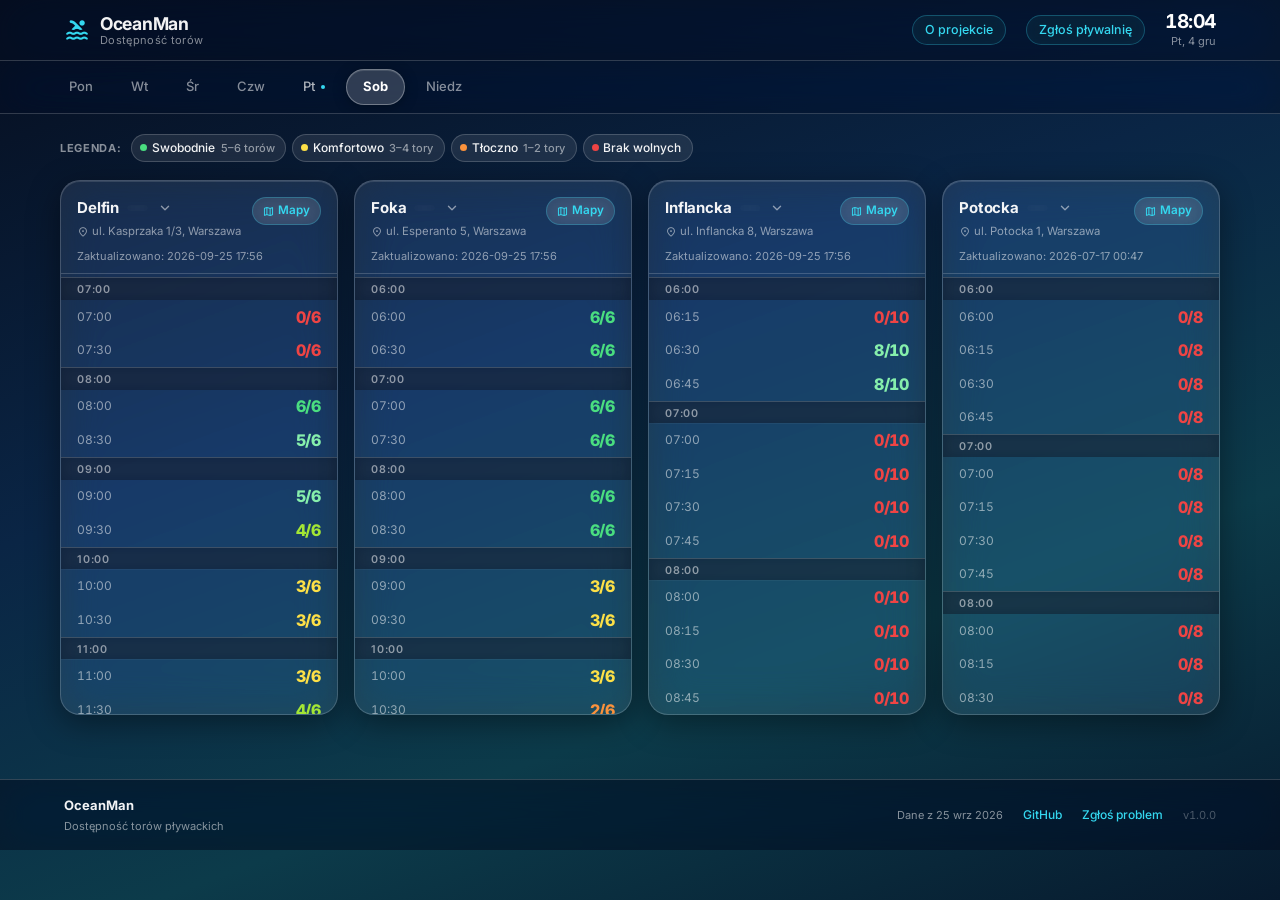
<file: docs/saturday.html>
<!DOCTYPE html>
<html lang="pl">
<head>
    <meta charset="UTF-8">
    <meta name="viewport" content="width=device-width, initial-scale=1.0">
    <title>OceanMan — Dostępność torów pływackich</title>
    <meta name="description" content="Sprawdź dostępność torów pływackich — Delfin, Foka, Inflancka, Potocka.">
    <meta name="theme-color" content="#0A2545">

    <!-- Favicon -->
    <link rel="icon" type="image/svg+xml" href="static/favicon.svg">

    <!-- PWA -->
    <link rel="manifest" href="manifest.webmanifest">
    <meta name="apple-mobile-web-app-capable" content="yes">
    <meta name="apple-mobile-web-app-status-bar-style" content="black-translucent">
    <meta name="apple-mobile-web-app-title" content="OceanMan">

    <!-- Open Graph -->
    <meta property="og:type" content="website">
    <meta property="og:site_name" content="OceanMan">
    <meta property="og:title" content="OceanMan — Dostępność torów pływackich">
    <meta property="og:description" content="Sprawdź dostępność torów pływackich — Delfin, Foka, Inflancka, Potocka.">
    <meta property="og:url" content="https://hgawryluk.github.io/OceanMan/">
    <meta property="og:locale" content="pl_PL">

    <!-- Twitter Card -->
    <meta name="twitter:card" content="summary">
    <meta name="twitter:title" content="OceanMan — Dostępność torów pływackich">
    <meta name="twitter:description" content="Sprawdź dostępność torów pływackich — Delfin, Foka, Inflancka, Potocka.">

    <!-- Canonical -->
    <link rel="canonical" href="https://hgawryluk.github.io/OceanMan/">

    <link rel="preconnect" href="https://fonts.googleapis.com">
    <link rel="preconnect" href="https://fonts.gstatic.com" crossorigin>
    <link href="https://fonts.googleapis.com/css2?family=Inter:wght@400;500;600;700;800&display=swap" rel="stylesheet">
    <link href="https://fonts.googleapis.com/css2?family=Material+Symbols+Rounded:opsz,wght,FILL,GRAD@24,400,1,0" rel="stylesheet">
    <link rel="stylesheet" href="static/style.css">
</head>
<body>

<header class="app-bar">
    <div class="app-bar__inner">
        <a href="index.html" class="app-bar__brand">
            <span class="material-symbols-rounded app-bar__logo">pool</span>
            <div class="app-bar__brand-text">
                <span class="app-bar__title">OceanMan</span>
                <span class="app-bar__subtitle">Dostępność torów</span>
            </div>
        </a>
        <div class="app-bar__right">
            <a href="about.html" class="app-bar__nav-link">O projekcie</a>
            <a href="suggest.html" class="app-bar__nav-link">Zgłoś pływalnię</a>
            <div class="app-bar__clock">
                <span class="clock" id="clock">18:38</span>
                <span class="date">Pt, 25 wrz</span>
            </div>
        </div>
    </div>
</header>

<nav class="day-nav">
    <div class="day-nav__inner">
        
        <a href="monday.html"
           class="day-tab"
           data-day-key="monday">
            Pon
        </a>
        
        <a href="tuesday.html"
           class="day-tab"
           data-day-key="tuesday">
            Wt
        </a>
        
        <a href="wednesday.html"
           class="day-tab"
           data-day-key="wednesday">
            Śr
        </a>
        
        <a href="thursday.html"
           class="day-tab"
           data-day-key="thursday">
            Czw
        </a>
        
        <a href="index.html"
           class="day-tab"
           data-day-key="friday">
            Pt
        </a>
        
        <a href="saturday.html"
           class="day-tab day-tab--active"
           data-day-key="saturday">
            Sob
        </a>
        
        <a href="sunday.html"
           class="day-tab"
           data-day-key="sunday">
            Niedz
        </a>
        
    </div>
</nav>

<main data-day="saturday">
    <div class="container">

        
        <div class="legend">
            <span class="legend__title">Legenda:</span>
            <div class="legend__chips">
                <span class="legend-chip">
                    <span class="legend-chip__dot legend-chip__dot--free"></span>
                    Swobodnie
                    <span class="legend-chip__hint">5–6 torów</span>
                </span>
                <span class="legend-chip">
                    <span class="legend-chip__dot legend-chip__dot--ok"></span>
                    Komfortowo
                    <span class="legend-chip__hint">3–4 tory</span>
                </span>
                <span class="legend-chip">
                    <span class="legend-chip__dot legend-chip__dot--busy"></span>
                    Tłoczno
                    <span class="legend-chip__hint">1–2 tory</span>
                </span>
                <span class="legend-chip">
                    <span class="legend-chip__dot legend-chip__dot--full"></span>
                    Brak wolnych
                </span>
            </div>
        </div>

        
        
        <section class="summary-card" id="summary-card" hidden>
            <div class="summary-card__header">
                <span class="material-symbols-rounded summary-card__icon">water</span>
                <span class="summary-card__title">Teraz dostępne tory</span>
            </div>
            <div class="summary-card__items" id="summary-items">
                
            </div>
        </section>

        
        <div class="pools-grid">
            
            <section class="pool-card" data-pool-key="delfin" data-pool-name="Delfin">

                <div class="pool-card__header" role="button" aria-expanded="true" aria-controls="slots-delfin">
                    <div class="pool-card__info">
                        <div class="pool-card__name-row">
                            <h2 class="pool-card__name">Delfin</h2>
                            <span class="lane-badge lane-badge--hero "
                                  id="hero-delfin"
                                  hidden></span>
                            <span class="material-symbols-rounded pool-card__chevron">expand_more</span>
                        </div>
                        <div class="pool-card__address">
                            <span class="material-symbols-rounded pool-card__addr-icon">location_on</span>
                            <span class="pool-card__address-text">ul. Kasprzaka 1/3, Warszawa</span>
                        </div>
                    </div>
                    <a href="https://maps.google.com/?q=Pływalnia+Delfin+Kasprzaka+Warszawa" target="_blank" rel="noopener" class="maps-btn" aria-label="Otwórz w Mapach Google">
                        <span class="material-symbols-rounded">map</span>
                        Mapy
                    </a>
                </div>

                
                <div class="pool-card__meta">
                    Zaktualizowano: 2026-09-25 17:56
                </div>
                

                <div class="slots-container" id="slots-delfin">
                    
                    <div class="slots-list">
                        
                        
                        
                        
                        <div class="hour-divider">07:00</div>
                        
                        
                        <div class="slot-row"
                             data-start="07:00"
                             data-end="07:30"
                             data-free="0"
                             data-total="6"
                             data-css="level-0"
                             >
                            <span class="slot-time">07:00</span>
                            
                            <span class="slot-lanes level-0">0/6</span>
                        </div>
                        
                        
                        
                        <div class="slot-row"
                             data-start="07:30"
                             data-end="08:00"
                             data-free="0"
                             data-total="6"
                             data-css="level-0"
                             >
                            <span class="slot-time">07:30</span>
                            
                            <span class="slot-lanes level-0">0/6</span>
                        </div>
                        
                        
                        
                        <div class="hour-divider">08:00</div>
                        
                        
                        <div class="slot-row"
                             data-start="08:00"
                             data-end="08:30"
                             data-free="6"
                             data-total="6"
                             data-css="level-6"
                             >
                            <span class="slot-time">08:00</span>
                            
                            <span class="slot-lanes level-6">6/6</span>
                        </div>
                        
                        
                        
                        <div class="slot-row"
                             data-start="08:30"
                             data-end="09:00"
                             data-free="5"
                             data-total="6"
                             data-css="level-5"
                             >
                            <span class="slot-time">08:30</span>
                            
                            <span class="slot-lanes level-5">5/6</span>
                        </div>
                        
                        
                        
                        <div class="hour-divider">09:00</div>
                        
                        
                        <div class="slot-row"
                             data-start="09:00"
                             data-end="09:30"
                             data-free="5"
                             data-total="6"
                             data-css="level-5"
                             >
                            <span class="slot-time">09:00</span>
                            
                            <span class="slot-lanes level-5">5/6</span>
                        </div>
                        
                        
                        
                        <div class="slot-row"
                             data-start="09:30"
                             data-end="10:00"
                             data-free="4"
                             data-total="6"
                             data-css="level-4"
                             >
                            <span class="slot-time">09:30</span>
                            
                            <span class="slot-lanes level-4">4/6</span>
                        </div>
                        
                        
                        
                        <div class="hour-divider">10:00</div>
                        
                        
                        <div class="slot-row"
                             data-start="10:00"
                             data-end="10:30"
                             data-free="3"
                             data-total="6"
                             data-css="level-3"
                             >
                            <span class="slot-time">10:00</span>
                            
                            <span class="slot-lanes level-3">3/6</span>
                        </div>
                        
                        
                        
                        <div class="slot-row"
                             data-start="10:30"
                             data-end="11:00"
                             data-free="3"
                             data-total="6"
                             data-css="level-3"
                             >
                            <span class="slot-time">10:30</span>
                            
                            <span class="slot-lanes level-3">3/6</span>
                        </div>
                        
                        
                        
                        <div class="hour-divider">11:00</div>
                        
                        
                        <div class="slot-row"
                             data-start="11:00"
                             data-end="11:30"
                             data-free="3"
                             data-total="6"
                             data-css="level-3"
                             >
                            <span class="slot-time">11:00</span>
                            
                            <span class="slot-lanes level-3">3/6</span>
                        </div>
                        
                        
                        
                        <div class="slot-row"
                             data-start="11:30"
                             data-end="12:00"
                             data-free="4"
                             data-total="6"
                             data-css="level-4"
                             >
                            <span class="slot-time">11:30</span>
                            
                            <span class="slot-lanes level-4">4/6</span>
                        </div>
                        
                        
                        
                        <div class="hour-divider">12:00</div>
                        
                        
                        <div class="slot-row"
                             data-start="12:00"
                             data-end="12:30"
                             data-free="5"
                             data-total="6"
                             data-css="level-5"
                             >
                            <span class="slot-time">12:00</span>
                            
                            <span class="slot-lanes level-5">5/6</span>
                        </div>
                        
                        
                        
                        <div class="slot-row"
                             data-start="12:30"
                             data-end="13:00"
                             data-free="5"
                             data-total="6"
                             data-css="level-5"
                             >
                            <span class="slot-time">12:30</span>
                            
                            <span class="slot-lanes level-5">5/6</span>
                        </div>
                        
                        
                        
                        <div class="hour-divider">13:00</div>
                        
                        
                        <div class="slot-row"
                             data-start="13:00"
                             data-end="13:30"
                             data-free="4"
                             data-total="6"
                             data-css="level-4"
                             >
                            <span class="slot-time">13:00</span>
                            
                            <span class="slot-lanes level-4">4/6</span>
                        </div>
                        
                        
                        
                        <div class="slot-row"
                             data-start="13:30"
                             data-end="14:00"
                             data-free="6"
                             data-total="6"
                             data-css="level-6"
                             >
                            <span class="slot-time">13:30</span>
                            
                            <span class="slot-lanes level-6">6/6</span>
                        </div>
                        
                        
                        
                        <div class="hour-divider">14:00</div>
                        
                        
                        <div class="slot-row"
                             data-start="14:00"
                             data-end="14:30"
                             data-free="6"
                             data-total="6"
                             data-css="level-6"
                             >
                            <span class="slot-time">14:00</span>
                            
                            <span class="slot-lanes level-6">6/6</span>
                        </div>
                        
                        
                        
                        <div class="slot-row"
                             data-start="14:30"
                             data-end="15:00"
                             data-free="6"
                             data-total="6"
                             data-css="level-6"
                             >
                            <span class="slot-time">14:30</span>
                            
                            <span class="slot-lanes level-6">6/6</span>
                        </div>
                        
                        
                        
                        <div class="hour-divider">15:00</div>
                        
                        
                        <div class="slot-row"
                             data-start="15:00"
                             data-end="15:30"
                             data-free="6"
                             data-total="6"
                             data-css="level-6"
                             >
                            <span class="slot-time">15:00</span>
                            
                            <span class="slot-lanes level-6">6/6</span>
                        </div>
                        
                        
                        
                        <div class="slot-row"
                             data-start="15:30"
                             data-end="16:00"
                             data-free="6"
                             data-total="6"
                             data-css="level-6"
                             >
                            <span class="slot-time">15:30</span>
                            
                            <span class="slot-lanes level-6">6/6</span>
                        </div>
                        
                        
                        
                        <div class="hour-divider">16:00</div>
                        
                        
                        <div class="slot-row"
                             data-start="16:00"
                             data-end="16:30"
                             data-free="6"
                             data-total="6"
                             data-css="level-6"
                             >
                            <span class="slot-time">16:00</span>
                            
                            <span class="slot-lanes level-6">6/6</span>
                        </div>
                        
                        
                        
                        <div class="slot-row"
                             data-start="16:30"
                             data-end="17:00"
                             data-free="6"
                             data-total="6"
                             data-css="level-6"
                             >
                            <span class="slot-time">16:30</span>
                            
                            <span class="slot-lanes level-6">6/6</span>
                        </div>
                        
                        
                        
                        <div class="hour-divider">17:00</div>
                        
                        
                        <div class="slot-row"
                             data-start="17:00"
                             data-end="17:30"
                             data-free="6"
                             data-total="6"
                             data-css="level-6"
                             >
                            <span class="slot-time">17:00</span>
                            
                            <span class="slot-lanes level-6">6/6</span>
                        </div>
                        
                        
                        
                        <div class="slot-row"
                             data-start="17:30"
                             data-end="18:00"
                             data-free="6"
                             data-total="6"
                             data-css="level-6"
                             >
                            <span class="slot-time">17:30</span>
                            
                            <span class="slot-lanes level-6">6/6</span>
                        </div>
                        
                        
                        
                        <div class="hour-divider">18:00</div>
                        
                        
                        <div class="slot-row"
                             data-start="18:00"
                             data-end="18:30"
                             data-free="6"
                             data-total="6"
                             data-css="level-6"
                             >
                            <span class="slot-time">18:00</span>
                            
                            <span class="slot-lanes level-6">6/6</span>
                        </div>
                        
                        
                        
                        <div class="slot-row"
                             data-start="18:30"
                             data-end="19:00"
                             data-free="6"
                             data-total="6"
                             data-css="level-6"
                             >
                            <span class="slot-time">18:30</span>
                            
                            <span class="slot-lanes level-6">6/6</span>
                        </div>
                        
                        
                        
                        <div class="hour-divider">19:00</div>
                        
                        
                        <div class="slot-row"
                             data-start="19:00"
                             data-end="19:30"
                             data-free="6"
                             data-total="6"
                             data-css="level-6"
                             >
                            <span class="slot-time">19:00</span>
                            
                            <span class="slot-lanes level-6">6/6</span>
                        </div>
                        
                        
                        
                        <div class="slot-row"
                             data-start="19:30"
                             data-end="20:00"
                             data-free="6"
                             data-total="6"
                             data-css="level-6"
                             >
                            <span class="slot-time">19:30</span>
                            
                            <span class="slot-lanes level-6">6/6</span>
                        </div>
                        
                        
                        
                        <div class="hour-divider">20:00</div>
                        
                        
                        <div class="slot-row"
                             data-start="20:00"
                             data-end="20:30"
                             data-free="6"
                             data-total="6"
                             data-css="level-6"
                             >
                            <span class="slot-time">20:00</span>
                            
                            <span class="slot-lanes level-6">6/6</span>
                        </div>
                        
                        
                        
                        <div class="slot-row"
                             data-start="20:30"
                             data-end="21:00"
                             data-free="6"
                             data-total="6"
                             data-css="level-6"
                             >
                            <span class="slot-time">20:30</span>
                            
                            <span class="slot-lanes level-6">6/6</span>
                        </div>
                        
                        
                        
                        <div class="hour-divider">21:00</div>
                        
                        
                        <div class="slot-row"
                             data-start="21:00"
                             data-end="21:30"
                             data-free="6"
                             data-total="6"
                             data-css="level-6"
                             >
                            <span class="slot-time">21:00</span>
                            
                            <span class="slot-lanes level-6">6/6</span>
                        </div>
                        
                        
                        
                        <div class="slot-row"
                             data-start="21:30"
                             data-end="22:00"
                             data-free="6"
                             data-total="6"
                             data-css="level-6"
                             >
                            <span class="slot-time">21:30</span>
                            
                            <span class="slot-lanes level-6">6/6</span>
                        </div>
                        
                    </div>

                    
                </div>

            </section>
            
            <section class="pool-card" data-pool-key="foka" data-pool-name="Foka">

                <div class="pool-card__header" role="button" aria-expanded="true" aria-controls="slots-foka">
                    <div class="pool-card__info">
                        <div class="pool-card__name-row">
                            <h2 class="pool-card__name">Foka</h2>
                            <span class="lane-badge lane-badge--hero "
                                  id="hero-foka"
                                  hidden></span>
                            <span class="material-symbols-rounded pool-card__chevron">expand_more</span>
                        </div>
                        <div class="pool-card__address">
                            <span class="material-symbols-rounded pool-card__addr-icon">location_on</span>
                            <span class="pool-card__address-text">ul. Esperanto 5, Warszawa</span>
                        </div>
                    </div>
                    <a href="https://maps.google.com/?q=Pływalnia+Foka+Esperanto+Warszawa" target="_blank" rel="noopener" class="maps-btn" aria-label="Otwórz w Mapach Google">
                        <span class="material-symbols-rounded">map</span>
                        Mapy
                    </a>
                </div>

                
                <div class="pool-card__meta">
                    Zaktualizowano: 2026-09-25 17:56
                </div>
                

                <div class="slots-container" id="slots-foka">
                    
                    <div class="slots-list">
                        
                        
                        
                        
                        <div class="hour-divider">06:00</div>
                        
                        
                        <div class="slot-row"
                             data-start="06:00"
                             data-end="06:30"
                             data-free="6"
                             data-total="6"
                             data-css="level-6"
                             >
                            <span class="slot-time">06:00</span>
                            
                            <span class="slot-lanes level-6">6/6</span>
                        </div>
                        
                        
                        
                        <div class="slot-row"
                             data-start="06:30"
                             data-end="07:00"
                             data-free="6"
                             data-total="6"
                             data-css="level-6"
                             >
                            <span class="slot-time">06:30</span>
                            
                            <span class="slot-lanes level-6">6/6</span>
                        </div>
                        
                        
                        
                        <div class="hour-divider">07:00</div>
                        
                        
                        <div class="slot-row"
                             data-start="07:00"
                             data-end="07:30"
                             data-free="6"
                             data-total="6"
                             data-css="level-6"
                             >
                            <span class="slot-time">07:00</span>
                            
                            <span class="slot-lanes level-6">6/6</span>
                        </div>
                        
                        
                        
                        <div class="slot-row"
                             data-start="07:30"
                             data-end="08:00"
                             data-free="6"
                             data-total="6"
                             data-css="level-6"
                             >
                            <span class="slot-time">07:30</span>
                            
                            <span class="slot-lanes level-6">6/6</span>
                        </div>
                        
                        
                        
                        <div class="hour-divider">08:00</div>
                        
                        
                        <div class="slot-row"
                             data-start="08:00"
                             data-end="08:30"
                             data-free="6"
                             data-total="6"
                             data-css="level-6"
                             >
                            <span class="slot-time">08:00</span>
                            
                            <span class="slot-lanes level-6">6/6</span>
                        </div>
                        
                        
                        
                        <div class="slot-row"
                             data-start="08:30"
                             data-end="09:00"
                             data-free="6"
                             data-total="6"
                             data-css="level-6"
                             >
                            <span class="slot-time">08:30</span>
                            
                            <span class="slot-lanes level-6">6/6</span>
                        </div>
                        
                        
                        
                        <div class="hour-divider">09:00</div>
                        
                        
                        <div class="slot-row"
                             data-start="09:00"
                             data-end="09:30"
                             data-free="3"
                             data-total="6"
                             data-css="level-3"
                             >
                            <span class="slot-time">09:00</span>
                            
                            <span class="slot-lanes level-3">3/6</span>
                        </div>
                        
                        
                        
                        <div class="slot-row"
                             data-start="09:30"
                             data-end="10:00"
                             data-free="3"
                             data-total="6"
                             data-css="level-3"
                             >
                            <span class="slot-time">09:30</span>
                            
                            <span class="slot-lanes level-3">3/6</span>
                        </div>
                        
                        
                        
                        <div class="hour-divider">10:00</div>
                        
                        
                        <div class="slot-row"
                             data-start="10:00"
                             data-end="10:30"
                             data-free="3"
                             data-total="6"
                             data-css="level-3"
                             >
                            <span class="slot-time">10:00</span>
                            
                            <span class="slot-lanes level-3">3/6</span>
                        </div>
                        
                        
                        
                        <div class="slot-row"
                             data-start="10:30"
                             data-end="11:00"
                             data-free="2"
                             data-total="6"
                             data-css="level-2"
                             >
                            <span class="slot-time">10:30</span>
                            
                            <span class="slot-lanes level-2">2/6</span>
                        </div>
                        
                        
                        
                        <div class="hour-divider">11:00</div>
                        
                        
                        <div class="slot-row"
                             data-start="11:00"
                             data-end="11:30"
                             data-free="5"
                             data-total="6"
                             data-css="level-5"
                             >
                            <span class="slot-time">11:00</span>
                            
                            <span class="slot-lanes level-5">5/6</span>
                        </div>
                        
                        
                        
                        <div class="slot-row"
                             data-start="11:30"
                             data-end="12:00"
                             data-free="4"
                             data-total="6"
                             data-css="level-4"
                             >
                            <span class="slot-time">11:30</span>
                            
                            <span class="slot-lanes level-4">4/6</span>
                        </div>
                        
                        
                        
                        <div class="hour-divider">12:00</div>
                        
                        
                        <div class="slot-row"
                             data-start="12:00"
                             data-end="12:30"
                             data-free="4"
                             data-total="6"
                             data-css="level-4"
                             >
                            <span class="slot-time">12:00</span>
                            
                            <span class="slot-lanes level-4">4/6</span>
                        </div>
                        
                        
                        
                        <div class="slot-row"
                             data-start="12:30"
                             data-end="13:00"
                             data-free="4"
                             data-total="6"
                             data-css="level-4"
                             >
                            <span class="slot-time">12:30</span>
                            
                            <span class="slot-lanes level-4">4/6</span>
                        </div>
                        
                        
                        
                        <div class="hour-divider">13:00</div>
                        
                        
                        <div class="slot-row"
                             data-start="13:00"
                             data-end="13:30"
                             data-free="6"
                             data-total="6"
                             data-css="level-6"
                             >
                            <span class="slot-time">13:00</span>
                            
                            <span class="slot-lanes level-6">6/6</span>
                        </div>
                        
                        
                        
                        <div class="slot-row"
                             data-start="13:30"
                             data-end="14:00"
                             data-free="6"
                             data-total="6"
                             data-css="level-6"
                             >
                            <span class="slot-time">13:30</span>
                            
                            <span class="slot-lanes level-6">6/6</span>
                        </div>
                        
                        
                        
                        <div class="hour-divider">14:00</div>
                        
                        
                        <div class="slot-row"
                             data-start="14:00"
                             data-end="14:30"
                             data-free="4"
                             data-total="6"
                             data-css="level-4"
                             >
                            <span class="slot-time">14:00</span>
                            
                            <span class="slot-lanes level-4">4/6</span>
                        </div>
                        
                        
                        
                        <div class="slot-row"
                             data-start="14:30"
                             data-end="15:00"
                             data-free="4"
                             data-total="6"
                             data-css="level-4"
                             >
                            <span class="slot-time">14:30</span>
                            
                            <span class="slot-lanes level-4">4/6</span>
                        </div>
                        
                        
                        
                        <div class="hour-divider">15:00</div>
                        
                        
                        <div class="slot-row"
                             data-start="15:00"
                             data-end="15:30"
                             data-free="6"
                             data-total="6"
                             data-css="level-6"
                             >
                            <span class="slot-time">15:00</span>
                            
                            <span class="slot-lanes level-6">6/6</span>
                        </div>
                        
                        
                        
                        <div class="slot-row"
                             data-start="15:30"
                             data-end="16:00"
                             data-free="6"
                             data-total="6"
                             data-css="level-6"
                             >
                            <span class="slot-time">15:30</span>
                            
                            <span class="slot-lanes level-6">6/6</span>
                        </div>
                        
                        
                        
                        <div class="hour-divider">16:00</div>
                        
                        
                        <div class="slot-row"
                             data-start="16:00"
                             data-end="16:30"
                             data-free="6"
                             data-total="6"
                             data-css="level-6"
                             >
                            <span class="slot-time">16:00</span>
                            
                            <span class="slot-lanes level-6">6/6</span>
                        </div>
                        
                        
                        
                        <div class="slot-row"
                             data-start="16:30"
                             data-end="17:00"
                             data-free="6"
                             data-total="6"
                             data-css="level-6"
                             >
                            <span class="slot-time">16:30</span>
                            
                            <span class="slot-lanes level-6">6/6</span>
                        </div>
                        
                        
                        
                        <div class="hour-divider">17:00</div>
                        
                        
                        <div class="slot-row"
                             data-start="17:00"
                             data-end="17:30"
                             data-free="6"
                             data-total="6"
                             data-css="level-6"
                             >
                            <span class="slot-time">17:00</span>
                            
                            <span class="slot-lanes level-6">6/6</span>
                        </div>
                        
                        
                        
                        <div class="slot-row"
                             data-start="17:30"
                             data-end="18:00"
                             data-free="6"
                             data-total="6"
                             data-css="level-6"
                             >
                            <span class="slot-time">17:30</span>
                            
                            <span class="slot-lanes level-6">6/6</span>
                        </div>
                        
                        
                        
                        <div class="hour-divider">18:00</div>
                        
                        
                        <div class="slot-row"
                             data-start="18:00"
                             data-end="18:30"
                             data-free="6"
                             data-total="6"
                             data-css="level-6"
                             >
                            <span class="slot-time">18:00</span>
                            
                            <span class="slot-lanes level-6">6/6</span>
                        </div>
                        
                        
                        
                        <div class="slot-row"
                             data-start="18:30"
                             data-end="19:00"
                             data-free="6"
                             data-total="6"
                             data-css="level-6"
                             >
                            <span class="slot-time">18:30</span>
                            
                            <span class="slot-lanes level-6">6/6</span>
                        </div>
                        
                        
                        
                        <div class="hour-divider">19:00</div>
                        
                        
                        <div class="slot-row"
                             data-start="19:00"
                             data-end="19:30"
                             data-free="6"
                             data-total="6"
                             data-css="level-6"
                             >
                            <span class="slot-time">19:00</span>
                            
                            <span class="slot-lanes level-6">6/6</span>
                        </div>
                        
                        
                        
                        <div class="slot-row"
                             data-start="19:30"
                             data-end="20:00"
                             data-free="6"
                             data-total="6"
                             data-css="level-6"
                             >
                            <span class="slot-time">19:30</span>
                            
                            <span class="slot-lanes level-6">6/6</span>
                        </div>
                        
                        
                        
                        <div class="hour-divider">20:00</div>
                        
                        
                        <div class="slot-row"
                             data-start="20:00"
                             data-end="20:30"
                             data-free="0"
                             data-total="6"
                             data-css="level-0"
                             >
                            <span class="slot-time">20:00</span>
                            
                            <span class="slot-lanes level-0">0/6</span>
                        </div>
                        
                        
                        
                        <div class="slot-row"
                             data-start="20:30"
                             data-end="21:00"
                             data-free="0"
                             data-total="6"
                             data-css="level-0"
                             >
                            <span class="slot-time">20:30</span>
                            
                            <span class="slot-lanes level-0">0/6</span>
                        </div>
                        
                        
                        
                        <div class="hour-divider">21:00</div>
                        
                        
                        <div class="slot-row"
                             data-start="21:00"
                             data-end="21:30"
                             data-free="0"
                             data-total="6"
                             data-css="level-0"
                             >
                            <span class="slot-time">21:00</span>
                            
                            <span class="slot-lanes level-0">0/6</span>
                        </div>
                        
                        
                        
                        <div class="slot-row"
                             data-start="21:30"
                             data-end="22:00"
                             data-free="0"
                             data-total="6"
                             data-css="level-0"
                             >
                            <span class="slot-time">21:30</span>
                            
                            <span class="slot-lanes level-0">0/6</span>
                        </div>
                        
                    </div>

                    
                </div>

            </section>
            
            <section class="pool-card" data-pool-key="inflancka" data-pool-name="Inflancka">

                <div class="pool-card__header" role="button" aria-expanded="true" aria-controls="slots-inflancka">
                    <div class="pool-card__info">
                        <div class="pool-card__name-row">
                            <h2 class="pool-card__name">Inflancka</h2>
                            <span class="lane-badge lane-badge--hero "
                                  id="hero-inflancka"
                                  hidden></span>
                            <span class="material-symbols-rounded pool-card__chevron">expand_more</span>
                        </div>
                        <div class="pool-card__address">
                            <span class="material-symbols-rounded pool-card__addr-icon">location_on</span>
                            <span class="pool-card__address-text">ul. Inflancka 8, Warszawa</span>
                        </div>
                    </div>
                    <a href="https://maps.google.com/?q=Ośrodek+Inflancka+Warszawa" target="_blank" rel="noopener" class="maps-btn" aria-label="Otwórz w Mapach Google">
                        <span class="material-symbols-rounded">map</span>
                        Mapy
                    </a>
                </div>

                
                <div class="pool-card__meta">
                    Zaktualizowano: 2026-09-25 17:56
                </div>
                

                <div class="slots-container" id="slots-inflancka">
                    
                    <div class="slots-list">
                        
                        
                        
                        
                        <div class="hour-divider">06:00</div>
                        
                        
                        <div class="slot-row"
                             data-start="06:15"
                             data-end="06:30"
                             data-free="0"
                             data-total="10"
                             data-css="level-0"
                             >
                            <span class="slot-time">06:15</span>
                            
                            <span class="slot-lanes level-0">0/10</span>
                        </div>
                        
                        
                        
                        <div class="slot-row"
                             data-start="06:30"
                             data-end="06:45"
                             data-free="8"
                             data-total="10"
                             data-css="level-5"
                             >
                            <span class="slot-time">06:30</span>
                            
                            <span class="slot-lanes level-5">8/10</span>
                        </div>
                        
                        
                        
                        <div class="slot-row"
                             data-start="06:45"
                             data-end="07:00"
                             data-free="8"
                             data-total="10"
                             data-css="level-5"
                             >
                            <span class="slot-time">06:45</span>
                            
                            <span class="slot-lanes level-5">8/10</span>
                        </div>
                        
                        
                        
                        <div class="hour-divider">07:00</div>
                        
                        
                        <div class="slot-row"
                             data-start="07:00"
                             data-end="07:15"
                             data-free="0"
                             data-total="10"
                             data-css="level-0"
                             >
                            <span class="slot-time">07:00</span>
                            
                            <span class="slot-lanes level-0">0/10</span>
                        </div>
                        
                        
                        
                        <div class="slot-row"
                             data-start="07:15"
                             data-end="07:30"
                             data-free="0"
                             data-total="10"
                             data-css="level-0"
                             >
                            <span class="slot-time">07:15</span>
                            
                            <span class="slot-lanes level-0">0/10</span>
                        </div>
                        
                        
                        
                        <div class="slot-row"
                             data-start="07:30"
                             data-end="07:45"
                             data-free="0"
                             data-total="10"
                             data-css="level-0"
                             >
                            <span class="slot-time">07:30</span>
                            
                            <span class="slot-lanes level-0">0/10</span>
                        </div>
                        
                        
                        
                        <div class="slot-row"
                             data-start="07:45"
                             data-end="08:00"
                             data-free="0"
                             data-total="10"
                             data-css="level-0"
                             >
                            <span class="slot-time">07:45</span>
                            
                            <span class="slot-lanes level-0">0/10</span>
                        </div>
                        
                        
                        
                        <div class="hour-divider">08:00</div>
                        
                        
                        <div class="slot-row"
                             data-start="08:00"
                             data-end="08:15"
                             data-free="0"
                             data-total="10"
                             data-css="level-0"
                             >
                            <span class="slot-time">08:00</span>
                            
                            <span class="slot-lanes level-0">0/10</span>
                        </div>
                        
                        
                        
                        <div class="slot-row"
                             data-start="08:15"
                             data-end="08:30"
                             data-free="0"
                             data-total="10"
                             data-css="level-0"
                             >
                            <span class="slot-time">08:15</span>
                            
                            <span class="slot-lanes level-0">0/10</span>
                        </div>
                        
                        
                        
                        <div class="slot-row"
                             data-start="08:30"
                             data-end="08:45"
                             data-free="0"
                             data-total="10"
                             data-css="level-0"
                             >
                            <span class="slot-time">08:30</span>
                            
                            <span class="slot-lanes level-0">0/10</span>
                        </div>
                        
                        
                        
                        <div class="slot-row"
                             data-start="08:45"
                             data-end="09:00"
                             data-free="0"
                             data-total="10"
                             data-css="level-0"
                             >
                            <span class="slot-time">08:45</span>
                            
                            <span class="slot-lanes level-0">0/10</span>
                        </div>
                        
                        
                        
                        <div class="hour-divider">09:00</div>
                        
                        
                        <div class="slot-row"
                             data-start="09:00"
                             data-end="09:15"
                             data-free="0"
                             data-total="10"
                             data-css="level-0"
                             >
                            <span class="slot-time">09:00</span>
                            
                            <span class="slot-lanes level-0">0/10</span>
                        </div>
                        
                        
                        
                        <div class="slot-row"
                             data-start="09:15"
                             data-end="09:30"
                             data-free="0"
                             data-total="10"
                             data-css="level-0"
                             >
                            <span class="slot-time">09:15</span>
                            
                            <span class="slot-lanes level-0">0/10</span>
                        </div>
                        
                        
                        
                        <div class="slot-row"
                             data-start="09:30"
                             data-end="09:45"
                             data-free="0"
                             data-total="10"
                             data-css="level-0"
                             >
                            <span class="slot-time">09:30</span>
                            
                            <span class="slot-lanes level-0">0/10</span>
                        </div>
                        
                        
                        
                        <div class="slot-row"
                             data-start="09:45"
                             data-end="10:00"
                             data-free="0"
                             data-total="10"
                             data-css="level-0"
                             >
                            <span class="slot-time">09:45</span>
                            
                            <span class="slot-lanes level-0">0/10</span>
                        </div>
                        
                        
                        
                        <div class="hour-divider">10:00</div>
                        
                        
                        <div class="slot-row"
                             data-start="10:00"
                             data-end="10:15"
                             data-free="0"
                             data-total="10"
                             data-css="level-0"
                             >
                            <span class="slot-time">10:00</span>
                            
                            <span class="slot-lanes level-0">0/10</span>
                        </div>
                        
                        
                        
                        <div class="slot-row"
                             data-start="10:15"
                             data-end="10:30"
                             data-free="0"
                             data-total="10"
                             data-css="level-0"
                             >
                            <span class="slot-time">10:15</span>
                            
                            <span class="slot-lanes level-0">0/10</span>
                        </div>
                        
                        
                        
                        <div class="slot-row"
                             data-start="10:30"
                             data-end="10:45"
                             data-free="0"
                             data-total="10"
                             data-css="level-0"
                             >
                            <span class="slot-time">10:30</span>
                            
                            <span class="slot-lanes level-0">0/10</span>
                        </div>
                        
                        
                        
                        <div class="slot-row"
                             data-start="10:45"
                             data-end="11:00"
                             data-free="0"
                             data-total="10"
                             data-css="level-0"
                             >
                            <span class="slot-time">10:45</span>
                            
                            <span class="slot-lanes level-0">0/10</span>
                        </div>
                        
                        
                        
                        <div class="hour-divider">11:00</div>
                        
                        
                        <div class="slot-row"
                             data-start="11:00"
                             data-end="11:15"
                             data-free="0"
                             data-total="10"
                             data-css="level-0"
                             >
                            <span class="slot-time">11:00</span>
                            
                            <span class="slot-lanes level-0">0/10</span>
                        </div>
                        
                        
                        
                        <div class="slot-row"
                             data-start="11:15"
                             data-end="11:30"
                             data-free="0"
                             data-total="10"
                             data-css="level-0"
                             >
                            <span class="slot-time">11:15</span>
                            
                            <span class="slot-lanes level-0">0/10</span>
                        </div>
                        
                        
                        
                        <div class="slot-row"
                             data-start="11:30"
                             data-end="11:45"
                             data-free="0"
                             data-total="10"
                             data-css="level-0"
                             >
                            <span class="slot-time">11:30</span>
                            
                            <span class="slot-lanes level-0">0/10</span>
                        </div>
                        
                        
                        
                        <div class="slot-row"
                             data-start="11:45"
                             data-end="12:00"
                             data-free="0"
                             data-total="10"
                             data-css="level-0"
                             >
                            <span class="slot-time">11:45</span>
                            
                            <span class="slot-lanes level-0">0/10</span>
                        </div>
                        
                        
                        
                        <div class="hour-divider">12:00</div>
                        
                        
                        <div class="slot-row"
                             data-start="12:00"
                             data-end="12:15"
                             data-free="0"
                             data-total="10"
                             data-css="level-0"
                             >
                            <span class="slot-time">12:00</span>
                            
                            <span class="slot-lanes level-0">0/10</span>
                        </div>
                        
                        
                        
                        <div class="slot-row"
                             data-start="12:15"
                             data-end="12:30"
                             data-free="0"
                             data-total="10"
                             data-css="level-0"
                             >
                            <span class="slot-time">12:15</span>
                            
                            <span class="slot-lanes level-0">0/10</span>
                        </div>
                        
                        
                        
                        <div class="slot-row"
                             data-start="12:30"
                             data-end="12:45"
                             data-free="2"
                             data-total="10"
                             data-css="level-2"
                             >
                            <span class="slot-time">12:30</span>
                            
                            <span class="slot-lanes level-2">2/10</span>
                        </div>
                        
                        
                        
                        <div class="slot-row"
                             data-start="12:45"
                             data-end="13:00"
                             data-free="2"
                             data-total="10"
                             data-css="level-2"
                             >
                            <span class="slot-time">12:45</span>
                            
                            <span class="slot-lanes level-2">2/10</span>
                        </div>
                        
                        
                        
                        <div class="hour-divider">13:00</div>
                        
                        
                        <div class="slot-row"
                             data-start="13:00"
                             data-end="13:15"
                             data-free="7"
                             data-total="10"
                             data-css="level-5"
                             >
                            <span class="slot-time">13:00</span>
                            
                            <span class="slot-lanes level-5">7/10</span>
                        </div>
                        
                        
                        
                        <div class="slot-row"
                             data-start="13:15"
                             data-end="13:30"
                             data-free="7"
                             data-total="10"
                             data-css="level-5"
                             >
                            <span class="slot-time">13:15</span>
                            
                            <span class="slot-lanes level-5">7/10</span>
                        </div>
                        
                        
                        
                        <div class="slot-row"
                             data-start="13:30"
                             data-end="13:45"
                             data-free="7"
                             data-total="10"
                             data-css="level-5"
                             >
                            <span class="slot-time">13:30</span>
                            
                            <span class="slot-lanes level-5">7/10</span>
                        </div>
                        
                        
                        
                        <div class="slot-row"
                             data-start="13:45"
                             data-end="14:00"
                             data-free="7"
                             data-total="10"
                             data-css="level-5"
                             >
                            <span class="slot-time">13:45</span>
                            
                            <span class="slot-lanes level-5">7/10</span>
                        </div>
                        
                        
                        
                        <div class="hour-divider">14:00</div>
                        
                        
                        <div class="slot-row"
                             data-start="14:00"
                             data-end="14:15"
                             data-free="7"
                             data-total="10"
                             data-css="level-5"
                             >
                            <span class="slot-time">14:00</span>
                            
                            <span class="slot-lanes level-5">7/10</span>
                        </div>
                        
                        
                        
                        <div class="slot-row"
                             data-start="14:15"
                             data-end="14:30"
                             data-free="7"
                             data-total="10"
                             data-css="level-5"
                             >
                            <span class="slot-time">14:15</span>
                            
                            <span class="slot-lanes level-5">7/10</span>
                        </div>
                        
                        
                        
                        <div class="slot-row"
                             data-start="14:30"
                             data-end="14:45"
                             data-free="8"
                             data-total="10"
                             data-css="level-5"
                             >
                            <span class="slot-time">14:30</span>
                            
                            <span class="slot-lanes level-5">8/10</span>
                        </div>
                        
                        
                        
                        <div class="slot-row"
                             data-start="14:45"
                             data-end="15:00"
                             data-free="8"
                             data-total="10"
                             data-css="level-5"
                             >
                            <span class="slot-time">14:45</span>
                            
                            <span class="slot-lanes level-5">8/10</span>
                        </div>
                        
                        
                        
                        <div class="hour-divider">15:00</div>
                        
                        
                        <div class="slot-row"
                             data-start="15:00"
                             data-end="15:15"
                             data-free="8"
                             data-total="10"
                             data-css="level-5"
                             >
                            <span class="slot-time">15:00</span>
                            
                            <span class="slot-lanes level-5">8/10</span>
                        </div>
                        
                        
                        
                        <div class="slot-row"
                             data-start="15:15"
                             data-end="15:30"
                             data-free="8"
                             data-total="10"
                             data-css="level-5"
                             >
                            <span class="slot-time">15:15</span>
                            
                            <span class="slot-lanes level-5">8/10</span>
                        </div>
                        
                        
                        
                        <div class="slot-row"
                             data-start="15:30"
                             data-end="15:45"
                             data-free="8"
                             data-total="10"
                             data-css="level-5"
                             >
                            <span class="slot-time">15:30</span>
                            
                            <span class="slot-lanes level-5">8/10</span>
                        </div>
                        
                        
                        
                        <div class="slot-row"
                             data-start="15:45"
                             data-end="16:00"
                             data-free="8"
                             data-total="10"
                             data-css="level-5"
                             >
                            <span class="slot-time">15:45</span>
                            
                            <span class="slot-lanes level-5">8/10</span>
                        </div>
                        
                        
                        
                        <div class="hour-divider">16:00</div>
                        
                        
                        <div class="slot-row"
                             data-start="16:00"
                             data-end="16:15"
                             data-free="8"
                             data-total="10"
                             data-css="level-5"
                             >
                            <span class="slot-time">16:00</span>
                            
                            <span class="slot-lanes level-5">8/10</span>
                        </div>
                        
                        
                        
                        <div class="slot-row"
                             data-start="16:15"
                             data-end="16:30"
                             data-free="8"
                             data-total="10"
                             data-css="level-5"
                             >
                            <span class="slot-time">16:15</span>
                            
                            <span class="slot-lanes level-5">8/10</span>
                        </div>
                        
                        
                        
                        <div class="slot-row"
                             data-start="16:30"
                             data-end="16:45"
                             data-free="8"
                             data-total="10"
                             data-css="level-5"
                             >
                            <span class="slot-time">16:30</span>
                            
                            <span class="slot-lanes level-5">8/10</span>
                        </div>
                        
                        
                        
                        <div class="slot-row"
                             data-start="16:45"
                             data-end="17:00"
                             data-free="8"
                             data-total="10"
                             data-css="level-5"
                             >
                            <span class="slot-time">16:45</span>
                            
                            <span class="slot-lanes level-5">8/10</span>
                        </div>
                        
                        
                        
                        <div class="hour-divider">17:00</div>
                        
                        
                        <div class="slot-row"
                             data-start="17:00"
                             data-end="17:15"
                             data-free="8"
                             data-total="10"
                             data-css="level-5"
                             >
                            <span class="slot-time">17:00</span>
                            
                            <span class="slot-lanes level-5">8/10</span>
                        </div>
                        
                        
                        
                        <div class="slot-row"
                             data-start="17:15"
                             data-end="17:30"
                             data-free="8"
                             data-total="10"
                             data-css="level-5"
                             >
                            <span class="slot-time">17:15</span>
                            
                            <span class="slot-lanes level-5">8/10</span>
                        </div>
                        
                        
                        
                        <div class="slot-row"
                             data-start="17:30"
                             data-end="17:45"
                             data-free="7"
                             data-total="10"
                             data-css="level-5"
                             >
                            <span class="slot-time">17:30</span>
                            
                            <span class="slot-lanes level-5">7/10</span>
                        </div>
                        
                        
                        
                        <div class="slot-row"
                             data-start="17:45"
                             data-end="18:00"
                             data-free="7"
                             data-total="10"
                             data-css="level-5"
                             >
                            <span class="slot-time">17:45</span>
                            
                            <span class="slot-lanes level-5">7/10</span>
                        </div>
                        
                        
                        
                        <div class="hour-divider">18:00</div>
                        
                        
                        <div class="slot-row"
                             data-start="18:00"
                             data-end="18:15"
                             data-free="7"
                             data-total="10"
                             data-css="level-5"
                             >
                            <span class="slot-time">18:00</span>
                            
                            <span class="slot-lanes level-5">7/10</span>
                        </div>
                        
                        
                        
                        <div class="slot-row"
                             data-start="18:15"
                             data-end="18:30"
                             data-free="7"
                             data-total="10"
                             data-css="level-5"
                             >
                            <span class="slot-time">18:15</span>
                            
                            <span class="slot-lanes level-5">7/10</span>
                        </div>
                        
                        
                        
                        <div class="slot-row"
                             data-start="18:30"
                             data-end="18:45"
                             data-free="7"
                             data-total="10"
                             data-css="level-5"
                             >
                            <span class="slot-time">18:30</span>
                            
                            <span class="slot-lanes level-5">7/10</span>
                        </div>
                        
                        
                        
                        <div class="slot-row"
                             data-start="18:45"
                             data-end="19:00"
                             data-free="7"
                             data-total="10"
                             data-css="level-5"
                             >
                            <span class="slot-time">18:45</span>
                            
                            <span class="slot-lanes level-5">7/10</span>
                        </div>
                        
                        
                        
                        <div class="hour-divider">19:00</div>
                        
                        
                        <div class="slot-row"
                             data-start="19:00"
                             data-end="19:15"
                             data-free="8"
                             data-total="10"
                             data-css="level-5"
                             >
                            <span class="slot-time">19:00</span>
                            
                            <span class="slot-lanes level-5">8/10</span>
                        </div>
                        
                        
                        
                        <div class="slot-row"
                             data-start="19:15"
                             data-end="19:30"
                             data-free="8"
                             data-total="10"
                             data-css="level-5"
                             >
                            <span class="slot-time">19:15</span>
                            
                            <span class="slot-lanes level-5">8/10</span>
                        </div>
                        
                        
                        
                        <div class="slot-row"
                             data-start="19:30"
                             data-end="19:45"
                             data-free="8"
                             data-total="10"
                             data-css="level-5"
                             >
                            <span class="slot-time">19:30</span>
                            
                            <span class="slot-lanes level-5">8/10</span>
                        </div>
                        
                        
                        
                        <div class="slot-row"
                             data-start="19:45"
                             data-end="20:00"
                             data-free="8"
                             data-total="10"
                             data-css="level-5"
                             >
                            <span class="slot-time">19:45</span>
                            
                            <span class="slot-lanes level-5">8/10</span>
                        </div>
                        
                        
                        
                        <div class="hour-divider">20:00</div>
                        
                        
                        <div class="slot-row"
                             data-start="20:00"
                             data-end="20:15"
                             data-free="8"
                             data-total="10"
                             data-css="level-5"
                             >
                            <span class="slot-time">20:00</span>
                            
                            <span class="slot-lanes level-5">8/10</span>
                        </div>
                        
                        
                        
                        <div class="slot-row"
                             data-start="20:15"
                             data-end="20:30"
                             data-free="8"
                             data-total="10"
                             data-css="level-5"
                             >
                            <span class="slot-time">20:15</span>
                            
                            <span class="slot-lanes level-5">8/10</span>
                        </div>
                        
                        
                        
                        <div class="slot-row"
                             data-start="20:30"
                             data-end="20:45"
                             data-free="8"
                             data-total="10"
                             data-css="level-5"
                             >
                            <span class="slot-time">20:30</span>
                            
                            <span class="slot-lanes level-5">8/10</span>
                        </div>
                        
                        
                        
                        <div class="slot-row"
                             data-start="20:45"
                             data-end="21:00"
                             data-free="8"
                             data-total="10"
                             data-css="level-5"
                             >
                            <span class="slot-time">20:45</span>
                            
                            <span class="slot-lanes level-5">8/10</span>
                        </div>
                        
                        
                        
                        <div class="hour-divider">21:00</div>
                        
                        
                        <div class="slot-row"
                             data-start="21:00"
                             data-end="21:15"
                             data-free="8"
                             data-total="10"
                             data-css="level-5"
                             >
                            <span class="slot-time">21:00</span>
                            
                            <span class="slot-lanes level-5">8/10</span>
                        </div>
                        
                        
                        
                        <div class="slot-row"
                             data-start="21:15"
                             data-end="21:30"
                             data-free="8"
                             data-total="10"
                             data-css="level-5"
                             >
                            <span class="slot-time">21:15</span>
                            
                            <span class="slot-lanes level-5">8/10</span>
                        </div>
                        
                    </div>

                    
                </div>

            </section>
            
            <section class="pool-card" data-pool-key="potocka" data-pool-name="Potocka">

                <div class="pool-card__header" role="button" aria-expanded="true" aria-controls="slots-potocka">
                    <div class="pool-card__info">
                        <div class="pool-card__name-row">
                            <h2 class="pool-card__name">Potocka</h2>
                            <span class="lane-badge lane-badge--hero "
                                  id="hero-potocka"
                                  hidden></span>
                            <span class="material-symbols-rounded pool-card__chevron">expand_more</span>
                        </div>
                        <div class="pool-card__address">
                            <span class="material-symbols-rounded pool-card__addr-icon">location_on</span>
                            <span class="pool-card__address-text">ul. Potocka 1, Warszawa</span>
                        </div>
                    </div>
                    <a href="https://maps.google.com/?q=Pływalnia+Potocka+Warszawa" target="_blank" rel="noopener" class="maps-btn" aria-label="Otwórz w Mapach Google">
                        <span class="material-symbols-rounded">map</span>
                        Mapy
                    </a>
                </div>

                
                <div class="pool-card__meta">
                    Zaktualizowano: 2026-07-17 00:47
                </div>
                

                <div class="slots-container" id="slots-potocka">
                    
                    <div class="slots-list">
                        
                        
                        
                        
                        <div class="hour-divider">06:00</div>
                        
                        
                        <div class="slot-row"
                             data-start="06:00"
                             data-end="06:15"
                             data-free="0"
                             data-total="8"
                             data-css="level-0"
                             >
                            <span class="slot-time">06:00</span>
                            
                            <span class="slot-lanes level-0">0/8</span>
                        </div>
                        
                        
                        
                        <div class="slot-row"
                             data-start="06:15"
                             data-end="06:30"
                             data-free="0"
                             data-total="8"
                             data-css="level-0"
                             >
                            <span class="slot-time">06:15</span>
                            
                            <span class="slot-lanes level-0">0/8</span>
                        </div>
                        
                        
                        
                        <div class="slot-row"
                             data-start="06:30"
                             data-end="06:45"
                             data-free="0"
                             data-total="8"
                             data-css="level-0"
                             >
                            <span class="slot-time">06:30</span>
                            
                            <span class="slot-lanes level-0">0/8</span>
                        </div>
                        
                        
                        
                        <div class="slot-row"
                             data-start="06:45"
                             data-end="07:00"
                             data-free="0"
                             data-total="8"
                             data-css="level-0"
                             >
                            <span class="slot-time">06:45</span>
                            
                            <span class="slot-lanes level-0">0/8</span>
                        </div>
                        
                        
                        
                        <div class="hour-divider">07:00</div>
                        
                        
                        <div class="slot-row"
                             data-start="07:00"
                             data-end="07:15"
                             data-free="0"
                             data-total="8"
                             data-css="level-0"
                             >
                            <span class="slot-time">07:00</span>
                            
                            <span class="slot-lanes level-0">0/8</span>
                        </div>
                        
                        
                        
                        <div class="slot-row"
                             data-start="07:15"
                             data-end="07:30"
                             data-free="0"
                             data-total="8"
                             data-css="level-0"
                             >
                            <span class="slot-time">07:15</span>
                            
                            <span class="slot-lanes level-0">0/8</span>
                        </div>
                        
                        
                        
                        <div class="slot-row"
                             data-start="07:30"
                             data-end="07:45"
                             data-free="0"
                             data-total="8"
                             data-css="level-0"
                             >
                            <span class="slot-time">07:30</span>
                            
                            <span class="slot-lanes level-0">0/8</span>
                        </div>
                        
                        
                        
                        <div class="slot-row"
                             data-start="07:45"
                             data-end="08:00"
                             data-free="0"
                             data-total="8"
                             data-css="level-0"
                             >
                            <span class="slot-time">07:45</span>
                            
                            <span class="slot-lanes level-0">0/8</span>
                        </div>
                        
                        
                        
                        <div class="hour-divider">08:00</div>
                        
                        
                        <div class="slot-row"
                             data-start="08:00"
                             data-end="08:15"
                             data-free="0"
                             data-total="8"
                             data-css="level-0"
                             >
                            <span class="slot-time">08:00</span>
                            
                            <span class="slot-lanes level-0">0/8</span>
                        </div>
                        
                        
                        
                        <div class="slot-row"
                             data-start="08:15"
                             data-end="08:30"
                             data-free="0"
                             data-total="8"
                             data-css="level-0"
                             >
                            <span class="slot-time">08:15</span>
                            
                            <span class="slot-lanes level-0">0/8</span>
                        </div>
                        
                        
                        
                        <div class="slot-row"
                             data-start="08:30"
                             data-end="08:45"
                             data-free="0"
                             data-total="8"
                             data-css="level-0"
                             >
                            <span class="slot-time">08:30</span>
                            
                            <span class="slot-lanes level-0">0/8</span>
                        </div>
                        
                        
                        
                        <div class="slot-row"
                             data-start="08:45"
                             data-end="09:00"
                             data-free="0"
                             data-total="8"
                             data-css="level-0"
                             >
                            <span class="slot-time">08:45</span>
                            
                            <span class="slot-lanes level-0">0/8</span>
                        </div>
                        
                        
                        
                        <div class="hour-divider">09:00</div>
                        
                        
                        <div class="slot-row"
                             data-start="09:00"
                             data-end="09:15"
                             data-free="0"
                             data-total="8"
                             data-css="level-0"
                             >
                            <span class="slot-time">09:00</span>
                            
                            <span class="slot-lanes level-0">0/8</span>
                        </div>
                        
                        
                        
                        <div class="slot-row"
                             data-start="09:15"
                             data-end="09:30"
                             data-free="0"
                             data-total="8"
                             data-css="level-0"
                             >
                            <span class="slot-time">09:15</span>
                            
                            <span class="slot-lanes level-0">0/8</span>
                        </div>
                        
                        
                        
                        <div class="slot-row"
                             data-start="09:30"
                             data-end="09:45"
                             data-free="0"
                             data-total="8"
                             data-css="level-0"
                             >
                            <span class="slot-time">09:30</span>
                            
                            <span class="slot-lanes level-0">0/8</span>
                        </div>
                        
                        
                        
                        <div class="slot-row"
                             data-start="09:45"
                             data-end="10:00"
                             data-free="0"
                             data-total="8"
                             data-css="level-0"
                             >
                            <span class="slot-time">09:45</span>
                            
                            <span class="slot-lanes level-0">0/8</span>
                        </div>
                        
                        
                        
                        <div class="hour-divider">10:00</div>
                        
                        
                        <div class="slot-row"
                             data-start="10:00"
                             data-end="10:15"
                             data-free="0"
                             data-total="8"
                             data-css="level-0"
                             >
                            <span class="slot-time">10:00</span>
                            
                            <span class="slot-lanes level-0">0/8</span>
                        </div>
                        
                        
                        
                        <div class="slot-row"
                             data-start="10:15"
                             data-end="10:30"
                             data-free="0"
                             data-total="8"
                             data-css="level-0"
                             >
                            <span class="slot-time">10:15</span>
                            
                            <span class="slot-lanes level-0">0/8</span>
                        </div>
                        
                        
                        
                        <div class="slot-row"
                             data-start="10:30"
                             data-end="10:45"
                             data-free="0"
                             data-total="8"
                             data-css="level-0"
                             >
                            <span class="slot-time">10:30</span>
                            
                            <span class="slot-lanes level-0">0/8</span>
                        </div>
                        
                        
                        
                        <div class="slot-row"
                             data-start="10:45"
                             data-end="11:00"
                             data-free="0"
                             data-total="8"
                             data-css="level-0"
                             >
                            <span class="slot-time">10:45</span>
                            
                            <span class="slot-lanes level-0">0/8</span>
                        </div>
                        
                        
                        
                        <div class="hour-divider">11:00</div>
                        
                        
                        <div class="slot-row"
                             data-start="11:00"
                             data-end="11:15"
                             data-free="0"
                             data-total="8"
                             data-css="level-0"
                             >
                            <span class="slot-time">11:00</span>
                            
                            <span class="slot-lanes level-0">0/8</span>
                        </div>
                        
                        
                        
                        <div class="slot-row"
                             data-start="11:15"
                             data-end="11:30"
                             data-free="0"
                             data-total="8"
                             data-css="level-0"
                             >
                            <span class="slot-time">11:15</span>
                            
                            <span class="slot-lanes level-0">0/8</span>
                        </div>
                        
                        
                        
                        <div class="slot-row"
                             data-start="11:30"
                             data-end="11:45"
                             data-free="0"
                             data-total="8"
                             data-css="level-0"
                             >
                            <span class="slot-time">11:30</span>
                            
                            <span class="slot-lanes level-0">0/8</span>
                        </div>
                        
                        
                        
                        <div class="slot-row"
                             data-start="11:45"
                             data-end="12:00"
                             data-free="0"
                             data-total="8"
                             data-css="level-0"
                             >
                            <span class="slot-time">11:45</span>
                            
                            <span class="slot-lanes level-0">0/8</span>
                        </div>
                        
                        
                        
                        <div class="hour-divider">12:00</div>
                        
                        
                        <div class="slot-row"
                             data-start="12:00"
                             data-end="12:15"
                             data-free="0"
                             data-total="8"
                             data-css="level-0"
                             >
                            <span class="slot-time">12:00</span>
                            
                            <span class="slot-lanes level-0">0/8</span>
                        </div>
                        
                        
                        
                        <div class="slot-row"
                             data-start="12:15"
                             data-end="12:30"
                             data-free="0"
                             data-total="8"
                             data-css="level-0"
                             >
                            <span class="slot-time">12:15</span>
                            
                            <span class="slot-lanes level-0">0/8</span>
                        </div>
                        
                        
                        
                        <div class="slot-row"
                             data-start="12:30"
                             data-end="12:45"
                             data-free="0"
                             data-total="8"
                             data-css="level-0"
                             >
                            <span class="slot-time">12:30</span>
                            
                            <span class="slot-lanes level-0">0/8</span>
                        </div>
                        
                        
                        
                        <div class="slot-row"
                             data-start="12:45"
                             data-end="13:00"
                             data-free="0"
                             data-total="8"
                             data-css="level-0"
                             >
                            <span class="slot-time">12:45</span>
                            
                            <span class="slot-lanes level-0">0/8</span>
                        </div>
                        
                        
                        
                        <div class="hour-divider">13:00</div>
                        
                        
                        <div class="slot-row"
                             data-start="13:00"
                             data-end="13:15"
                             data-free="0"
                             data-total="8"
                             data-css="level-0"
                             >
                            <span class="slot-time">13:00</span>
                            
                            <span class="slot-lanes level-0">0/8</span>
                        </div>
                        
                        
                        
                        <div class="slot-row"
                             data-start="13:15"
                             data-end="13:30"
                             data-free="0"
                             data-total="8"
                             data-css="level-0"
                             >
                            <span class="slot-time">13:15</span>
                            
                            <span class="slot-lanes level-0">0/8</span>
                        </div>
                        
                        
                        
                        <div class="slot-row"
                             data-start="13:30"
                             data-end="13:45"
                             data-free="0"
                             data-total="8"
                             data-css="level-0"
                             >
                            <span class="slot-time">13:30</span>
                            
                            <span class="slot-lanes level-0">0/8</span>
                        </div>
                        
                        
                        
                        <div class="slot-row"
                             data-start="13:45"
                             data-end="14:00"
                             data-free="0"
                             data-total="8"
                             data-css="level-0"
                             >
                            <span class="slot-time">13:45</span>
                            
                            <span class="slot-lanes level-0">0/8</span>
                        </div>
                        
                        
                        
                        <div class="hour-divider">14:00</div>
                        
                        
                        <div class="slot-row"
                             data-start="14:00"
                             data-end="14:15"
                             data-free="0"
                             data-total="8"
                             data-css="level-0"
                             >
                            <span class="slot-time">14:00</span>
                            
                            <span class="slot-lanes level-0">0/8</span>
                        </div>
                        
                        
                        
                        <div class="slot-row"
                             data-start="14:15"
                             data-end="14:30"
                             data-free="0"
                             data-total="8"
                             data-css="level-0"
                             >
                            <span class="slot-time">14:15</span>
                            
                            <span class="slot-lanes level-0">0/8</span>
                        </div>
                        
                        
                        
                        <div class="slot-row"
                             data-start="14:30"
                             data-end="14:45"
                             data-free="0"
                             data-total="8"
                             data-css="level-0"
                             >
                            <span class="slot-time">14:30</span>
                            
                            <span class="slot-lanes level-0">0/8</span>
                        </div>
                        
                        
                        
                        <div class="slot-row"
                             data-start="14:45"
                             data-end="15:00"
                             data-free="0"
                             data-total="8"
                             data-css="level-0"
                             >
                            <span class="slot-time">14:45</span>
                            
                            <span class="slot-lanes level-0">0/8</span>
                        </div>
                        
                        
                        
                        <div class="hour-divider">15:00</div>
                        
                        
                        <div class="slot-row"
                             data-start="15:00"
                             data-end="15:15"
                             data-free="0"
                             data-total="8"
                             data-css="level-0"
                             >
                            <span class="slot-time">15:00</span>
                            
                            <span class="slot-lanes level-0">0/8</span>
                        </div>
                        
                        
                        
                        <div class="slot-row"
                             data-start="15:15"
                             data-end="15:30"
                             data-free="0"
                             data-total="8"
                             data-css="level-0"
                             >
                            <span class="slot-time">15:15</span>
                            
                            <span class="slot-lanes level-0">0/8</span>
                        </div>
                        
                        
                        
                        <div class="slot-row"
                             data-start="15:30"
                             data-end="15:45"
                             data-free="0"
                             data-total="8"
                             data-css="level-0"
                             >
                            <span class="slot-time">15:30</span>
                            
                            <span class="slot-lanes level-0">0/8</span>
                        </div>
                        
                        
                        
                        <div class="slot-row"
                             data-start="15:45"
                             data-end="16:00"
                             data-free="0"
                             data-total="8"
                             data-css="level-0"
                             >
                            <span class="slot-time">15:45</span>
                            
                            <span class="slot-lanes level-0">0/8</span>
                        </div>
                        
                        
                        
                        <div class="hour-divider">16:00</div>
                        
                        
                        <div class="slot-row"
                             data-start="16:00"
                             data-end="16:15"
                             data-free="0"
                             data-total="8"
                             data-css="level-0"
                             >
                            <span class="slot-time">16:00</span>
                            
                            <span class="slot-lanes level-0">0/8</span>
                        </div>
                        
                        
                        
                        <div class="slot-row"
                             data-start="16:15"
                             data-end="16:30"
                             data-free="0"
                             data-total="8"
                             data-css="level-0"
                             >
                            <span class="slot-time">16:15</span>
                            
                            <span class="slot-lanes level-0">0/8</span>
                        </div>
                        
                        
                        
                        <div class="slot-row"
                             data-start="16:30"
                             data-end="16:45"
                             data-free="0"
                             data-total="8"
                             data-css="level-0"
                             >
                            <span class="slot-time">16:30</span>
                            
                            <span class="slot-lanes level-0">0/8</span>
                        </div>
                        
                        
                        
                        <div class="slot-row"
                             data-start="16:45"
                             data-end="17:00"
                             data-free="0"
                             data-total="8"
                             data-css="level-0"
                             >
                            <span class="slot-time">16:45</span>
                            
                            <span class="slot-lanes level-0">0/8</span>
                        </div>
                        
                        
                        
                        <div class="hour-divider">17:00</div>
                        
                        
                        <div class="slot-row"
                             data-start="17:00"
                             data-end="17:15"
                             data-free="0"
                             data-total="8"
                             data-css="level-0"
                             >
                            <span class="slot-time">17:00</span>
                            
                            <span class="slot-lanes level-0">0/8</span>
                        </div>
                        
                        
                        
                        <div class="slot-row"
                             data-start="17:15"
                             data-end="17:30"
                             data-free="0"
                             data-total="8"
                             data-css="level-0"
                             >
                            <span class="slot-time">17:15</span>
                            
                            <span class="slot-lanes level-0">0/8</span>
                        </div>
                        
                        
                        
                        <div class="slot-row"
                             data-start="17:30"
                             data-end="17:45"
                             data-free="0"
                             data-total="8"
                             data-css="level-0"
                             >
                            <span class="slot-time">17:30</span>
                            
                            <span class="slot-lanes level-0">0/8</span>
                        </div>
                        
                        
                        
                        <div class="slot-row"
                             data-start="17:45"
                             data-end="18:00"
                             data-free="0"
                             data-total="8"
                             data-css="level-0"
                             >
                            <span class="slot-time">17:45</span>
                            
                            <span class="slot-lanes level-0">0/8</span>
                        </div>
                        
                        
                        
                        <div class="hour-divider">18:00</div>
                        
                        
                        <div class="slot-row"
                             data-start="18:00"
                             data-end="18:15"
                             data-free="0"
                             data-total="8"
                             data-css="level-0"
                             >
                            <span class="slot-time">18:00</span>
                            
                            <span class="slot-lanes level-0">0/8</span>
                        </div>
                        
                        
                        
                        <div class="slot-row"
                             data-start="18:15"
                             data-end="18:30"
                             data-free="0"
                             data-total="8"
                             data-css="level-0"
                             >
                            <span class="slot-time">18:15</span>
                            
                            <span class="slot-lanes level-0">0/8</span>
                        </div>
                        
                        
                        
                        <div class="slot-row"
                             data-start="18:30"
                             data-end="18:45"
                             data-free="0"
                             data-total="8"
                             data-css="level-0"
                             >
                            <span class="slot-time">18:30</span>
                            
                            <span class="slot-lanes level-0">0/8</span>
                        </div>
                        
                        
                        
                        <div class="slot-row"
                             data-start="18:45"
                             data-end="19:00"
                             data-free="0"
                             data-total="8"
                             data-css="level-0"
                             >
                            <span class="slot-time">18:45</span>
                            
                            <span class="slot-lanes level-0">0/8</span>
                        </div>
                        
                        
                        
                        <div class="hour-divider">19:00</div>
                        
                        
                        <div class="slot-row"
                             data-start="19:00"
                             data-end="19:15"
                             data-free="0"
                             data-total="8"
                             data-css="level-0"
                             >
                            <span class="slot-time">19:00</span>
                            
                            <span class="slot-lanes level-0">0/8</span>
                        </div>
                        
                        
                        
                        <div class="slot-row"
                             data-start="19:15"
                             data-end="19:30"
                             data-free="0"
                             data-total="8"
                             data-css="level-0"
                             >
                            <span class="slot-time">19:15</span>
                            
                            <span class="slot-lanes level-0">0/8</span>
                        </div>
                        
                        
                        
                        <div class="slot-row"
                             data-start="19:30"
                             data-end="19:45"
                             data-free="0"
                             data-total="8"
                             data-css="level-0"
                             >
                            <span class="slot-time">19:30</span>
                            
                            <span class="slot-lanes level-0">0/8</span>
                        </div>
                        
                        
                        
                        <div class="slot-row"
                             data-start="19:45"
                             data-end="20:00"
                             data-free="0"
                             data-total="8"
                             data-css="level-0"
                             >
                            <span class="slot-time">19:45</span>
                            
                            <span class="slot-lanes level-0">0/8</span>
                        </div>
                        
                        
                        
                        <div class="hour-divider">20:00</div>
                        
                        
                        <div class="slot-row"
                             data-start="20:00"
                             data-end="20:15"
                             data-free="0"
                             data-total="8"
                             data-css="level-0"
                             >
                            <span class="slot-time">20:00</span>
                            
                            <span class="slot-lanes level-0">0/8</span>
                        </div>
                        
                        
                        
                        <div class="slot-row"
                             data-start="20:15"
                             data-end="20:30"
                             data-free="0"
                             data-total="8"
                             data-css="level-0"
                             >
                            <span class="slot-time">20:15</span>
                            
                            <span class="slot-lanes level-0">0/8</span>
                        </div>
                        
                        
                        
                        <div class="slot-row"
                             data-start="20:30"
                             data-end="20:45"
                             data-free="0"
                             data-total="8"
                             data-css="level-0"
                             >
                            <span class="slot-time">20:30</span>
                            
                            <span class="slot-lanes level-0">0/8</span>
                        </div>
                        
                        
                        
                        <div class="slot-row"
                             data-start="20:45"
                             data-end="21:00"
                             data-free="0"
                             data-total="8"
                             data-css="level-0"
                             >
                            <span class="slot-time">20:45</span>
                            
                            <span class="slot-lanes level-0">0/8</span>
                        </div>
                        
                        
                        
                        <div class="hour-divider">21:00</div>
                        
                        
                        <div class="slot-row"
                             data-start="21:00"
                             data-end="21:15"
                             data-free="0"
                             data-total="8"
                             data-css="level-0"
                             >
                            <span class="slot-time">21:00</span>
                            
                            <span class="slot-lanes level-0">0/8</span>
                        </div>
                        
                        
                        
                        <div class="slot-row"
                             data-start="21:15"
                             data-end="21:30"
                             data-free="0"
                             data-total="8"
                             data-css="level-0"
                             >
                            <span class="slot-time">21:15</span>
                            
                            <span class="slot-lanes level-0">0/8</span>
                        </div>
                        
                        
                        
                        <div class="slot-row"
                             data-start="21:30"
                             data-end="21:45"
                             data-free="0"
                             data-total="8"
                             data-css="level-0"
                             >
                            <span class="slot-time">21:30</span>
                            
                            <span class="slot-lanes level-0">0/8</span>
                        </div>
                        
                        
                        
                        <div class="slot-row"
                             data-start="21:45"
                             data-end="22:00"
                             data-free="0"
                             data-total="8"
                             data-css="level-0"
                             >
                            <span class="slot-time">21:45</span>
                            
                            <span class="slot-lanes level-0">0/8</span>
                        </div>
                        
                        
                        
                        <div class="hour-divider">22:00</div>
                        
                        
                        <div class="slot-row"
                             data-start="22:00"
                             data-end="22:15"
                             data-free="0"
                             data-total="8"
                             data-css="level-0"
                             >
                            <span class="slot-time">22:00</span>
                            
                            <span class="slot-lanes level-0">0/8</span>
                        </div>
                        
                        
                        
                        <div class="slot-row"
                             data-start="22:15"
                             data-end="22:30"
                             data-free="0"
                             data-total="8"
                             data-css="level-0"
                             >
                            <span class="slot-time">22:15</span>
                            
                            <span class="slot-lanes level-0">0/8</span>
                        </div>
                        
                        
                        
                        <div class="slot-row"
                             data-start="22:30"
                             data-end="22:45"
                             data-free="0"
                             data-total="8"
                             data-css="level-0"
                             >
                            <span class="slot-time">22:30</span>
                            
                            <span class="slot-lanes level-0">0/8</span>
                        </div>
                        
                        
                        
                        <div class="slot-row"
                             data-start="22:45"
                             data-end="23:00"
                             data-free="0"
                             data-total="8"
                             data-css="level-0"
                             >
                            <span class="slot-time">22:45</span>
                            
                            <span class="slot-lanes level-0">0/8</span>
                        </div>
                        
                    </div>

                    
                </div>

            </section>
            
        </div>

    </div>
</main>

<footer class="site-footer">
    <div class="site-footer__inner">
        <div class="site-footer__brand">
            <span class="site-footer__name">OceanMan</span>
            <span class="site-footer__desc">Dostępność torów pływackich</span>
        </div>
        <div class="site-footer__meta">
            <span class="site-footer__updated">Dane z 25 wrz 2026</span>
            <a href="about.html" class="site-footer__link site-footer__link--mobile-only">O projekcie</a>
            <a href="suggest.html" class="site-footer__link site-footer__link--mobile-only">Zgłoś pływalnię</a>
            <a href="https://github.com/hgawryluk/OceanMan" target="_blank" rel="noopener" class="site-footer__link">GitHub</a>
            <a href="https://github.com/hgawryluk/OceanMan/issues/new?labels=bug" target="_blank" rel="noopener" class="site-footer__link">Zgłoś problem</a>
            <span class="site-footer__version">v1.0.0</span>
        </div>
    </div>
</footer>

<script>
(function () {
    var DAYS = ['sunday','monday','tuesday','wednesday','thursday','friday','saturday'];
    var PL_DAY_LABELS = ['Niedz','Pon','Wt','Śr','Czw','Pt','Sob'];
    var PL_MONTHS = ['sty','lut','mar','kwi','maj','cze','lip','sie','wrz','paź','lis','gru'];

    function todayKey() { return DAYS[new Date().getDay()]; }
    function nowMin()   { var d = new Date(); return d.getHours() * 60 + d.getMinutes(); }
    function toMin(t)   { var p = t.split(':'); return +p[0] * 60 + +p[1]; }

    // If index.html was built on a different day, redirect to today's page.
    (function () {
        var main = document.querySelector('main');
        var pageDay = main && main.dataset.day;
        var real = todayKey();
        if (pageDay && pageDay !== real) {
            var p = window.location.pathname;
            if (p.endsWith('/') || p.endsWith('index.html')) {
                window.location.replace(real + '.html');
            }
        }
    }());

    function tick() {
        var d = new Date();
        var el = document.getElementById('clock');
        if (el) el.textContent = String(d.getHours()).padStart(2,'0') + ':' + String(d.getMinutes()).padStart(2,'0');

        var dateEl = document.querySelector('.date');
        if (dateEl) dateEl.textContent = PL_DAY_LABELS[d.getDay()] + ', ' + d.getDate() + ' ' + PL_MONTHS[d.getMonth()];
    }

    function updateAll() {
        var main    = document.querySelector('main');
        var pageDay = main ? main.dataset.day : null;
        var isToday = pageDay === todayKey();
        var now     = nowMin();

        // Reset all dynamic slot state
        document.querySelectorAll('.slot-row[data-start]').forEach(function (row) {
            row.classList.remove('slot-row--current', 'slot-row--past');
            row.removeAttribute('id');
            var badge = row.querySelector('.now-badge');
            if (badge) badge.remove();
        });

        var currentSlots = [];

        if (isToday) {
            document.querySelectorAll('[data-pool-key]').forEach(function (card) {
                var key  = card.dataset.poolKey;
                var name = card.dataset.poolName;
                card.querySelectorAll('.slot-row[data-start]').forEach(function (row) {
                    var s = toMin(row.dataset.start);
                    var e = toMin(row.dataset.end);
                    if (now >= s && now < e) {
                        row.classList.add('slot-row--current');
                        row.id = 'current-slot-' + key;
                        var timeSpan = row.querySelector('.slot-time');
                        if (timeSpan) {
                            var badge = document.createElement('span');
                            badge.className = 'now-badge';
                            badge.textContent = 'TERAZ';
                            timeSpan.insertAdjacentElement('afterend', badge);
                        }
                        currentSlots.push({ key: key, name: name,
                            start: row.dataset.start, end: row.dataset.end,
                            free: +row.dataset.free, total: +row.dataset.total,
                            css: row.dataset.css });
                    } else if (now >= e) {
                        row.classList.add('slot-row--past');
                    }
                });
            });
        }

        // Hero badges
        document.querySelectorAll('[data-pool-key]').forEach(function (card) {
            var hero = document.getElementById('hero-' + card.dataset.poolKey);
            if (!hero) return;
            var cur  = currentSlots.find(function (s) { return s.key === card.dataset.poolKey; });
            if (cur) {
                hero.textContent = cur.free + '/' + cur.total;
                hero.className   = 'lane-badge lane-badge--hero ' + cur.css;
                hero.hidden      = false;
            } else {
                hero.hidden = true;
            }
        });

        // Summary card
        var summaryEl = document.getElementById('summary-card');
        var itemsEl   = document.getElementById('summary-items');
        if (summaryEl && itemsEl) {
            if (currentSlots.length === 0) {
                summaryEl.hidden = true;
            } else {
                currentSlots.sort(function (a, b) { return b.free - a.free; });
                itemsEl.innerHTML = currentSlots.map(function (s) {
                    return '<div class="summary-item">' +
                        '<span class="summary-item__name">' + s.name + '</span>' +
                        '<span class="summary-item__slot">' + s.start + '–' + s.end + '</span>' +
                        '<span class="lane-badge ' + s.css + '">' + s.free + '/' + s.total + '</span>' +
                        '</div>';
                }).join('');
                summaryEl.hidden = false;
            }
        }

        // Scroll to current slot
        document.querySelectorAll('[id^="current-slot-"]').forEach(function (el) {
            var container = el.closest('.slots-container');
            if (!container) return;
            var elRect = el.getBoundingClientRect();
            var cRect  = container.getBoundingClientRect();
            container.scrollTop += (elRect.top - cRect.top) - (container.clientHeight / 2) + (el.clientHeight / 2);
        });
    }

    // ── Collapse / expand pool cards ──────────────────────────────────────
    var COLLAPSE_KEY = 'oceanman-collapsed';

    function getCollapsed() {
        try { return JSON.parse(sessionStorage.getItem(COLLAPSE_KEY) || '[]'); } catch(e) { return []; }
    }
    function saveCollapsed(list) {
        try { sessionStorage.setItem(COLLAPSE_KEY, JSON.stringify(list)); } catch(e) {}
    }

    function setCardCollapsed(card, collapsed) {
        var header = card.querySelector('.pool-card__header');
        card.classList.toggle('pool-card--collapsed', collapsed);
        if (header) header.setAttribute('aria-expanded', String(!collapsed));
    }

    function initCollapse() {
        var collapsed = getCollapsed();
        document.querySelectorAll('[data-pool-key]').forEach(function(card) {
            var key = card.dataset.poolKey;
            setCardCollapsed(card, collapsed.indexOf(key) !== -1);

            var header = card.querySelector('.pool-card__header');
            if (!header) return;
            header.addEventListener('click', function(e) {
                if (e.target.closest('.maps-btn')) return;
                var isNowCollapsed = !card.classList.contains('pool-card--collapsed');
                setCardCollapsed(card, isNowCollapsed);
                var list = getCollapsed();
                var idx = list.indexOf(key);
                if (isNowCollapsed && idx === -1) list.push(key);
                if (!isNowCollapsed && idx !== -1) list.splice(idx, 1);
                saveCollapsed(list);
            });
        });
    }

    function markToday() {
        var today = todayKey();
        document.querySelectorAll('.day-tab').forEach(function(tab) {
            var key = tab.dataset.dayKey;
            tab.classList.toggle('day-tab--today', key === today);
            var dot = tab.querySelector('.today-dot');
            if (key === today && !dot) {
                var d = document.createElement('span');
                d.className = 'today-dot';
                tab.appendChild(d);
            } else if (key !== today && dot) {
                dot.remove();
            }
        });
    }

    document.addEventListener('DOMContentLoaded', function () {
        markToday();
        updateAll();
        tick();
        initCollapse();
        setInterval(function () { updateAll(); tick(); }, 60000);
    });
}());
</script>

</body>
</html>
</file>
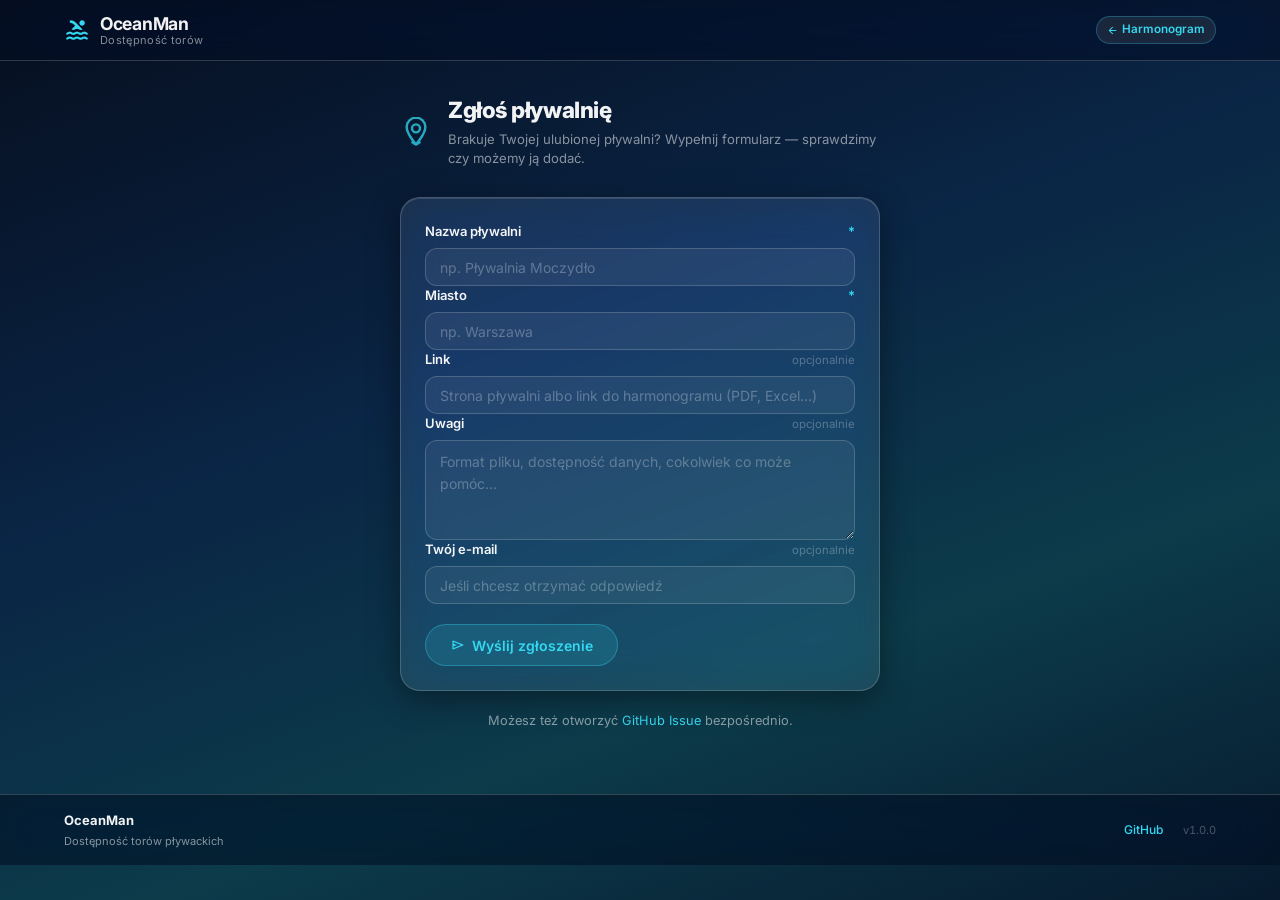
<file: docs/suggest.html>
<!DOCTYPE html>
<html lang="pl">
<head>
    <meta charset="UTF-8">
    <meta name="viewport" content="width=device-width, initial-scale=1.0">
    <title>Zgłoś pływalnię — OceanMan</title>
    <meta name="description" content="Zaproponuj nową pływalnię do dodania w OceanMan.">
    <meta name="theme-color" content="#0A2545">
    <meta name="robots" content="noindex">

    <link rel="icon" type="image/svg+xml" href="static/favicon.svg">
    <link rel="manifest" href="manifest.webmanifest">

    <link rel="preconnect" href="https://fonts.googleapis.com">
    <link rel="preconnect" href="https://fonts.gstatic.com" crossorigin>
    <link href="https://fonts.googleapis.com/css2?family=Inter:wght@400;500;600;700;800&display=swap" rel="stylesheet">
    <link href="https://fonts.googleapis.com/css2?family=Material+Symbols+Rounded:opsz,wght,FILL,GRAD@24,400,1,0" rel="stylesheet">
    <link rel="stylesheet" href="static/style.css">
</head>
<body>

<header class="app-bar">
    <div class="app-bar__inner">
        <a href="index.html" class="app-bar__brand">
            <span class="material-symbols-rounded app-bar__logo">pool</span>
            <div class="app-bar__brand-text">
                <span class="app-bar__title">OceanMan</span>
                <span class="app-bar__subtitle">Dostępność torów</span>
            </div>
        </a>
        <a href="index.html" class="maps-btn">
            <span class="material-symbols-rounded">arrow_back</span>
            Harmonogram
        </a>
    </div>
</header>

<main>
    <div class="suggest-container">

        <section class="suggest-hero">
            <svg class="suggest-hero__icon" viewBox="0 0 24 24" fill="none" xmlns="http://www.w3.org/2000/svg" aria-hidden="true">
                <circle cx="12" cy="10" r="3" stroke="currentColor" stroke-width="1.8"/>
                <path d="M12 2C8.13 2 5 5.13 5 9c0 5.25 7 13 7 13s7-7.75 7-13c0-3.87-3.13-7-7-7z" stroke="currentColor" stroke-width="1.8" fill="none"/>
                <path d="M9 20.5Q10.5 22 12 22q1.5 0 3-1.5" stroke="currentColor" stroke-width="1.4" stroke-linecap="round"/>
            </svg>
            <div>
                <h1 class="suggest-hero__title">Zgłoś pływalnię</h1>
                <p class="suggest-hero__lead">Brakuje Twojej ulubionej pływalni? Wypełnij formularz — sprawdzimy czy możemy ją dodać.</p>
            </div>
        </section>

        
        <div class="suggest-card">
            <form id="suggest-form" action="https://formspree.io/f/mdarrbdz" method="POST" novalidate>

                <div class="form-group">
                    <label class="form-label" for="pool_name">
                        Nazwa pływalni <span class="form-required">*</span>
                    </label>
                    <input class="form-input" type="text" id="pool_name" name="pool_name"
                           placeholder="np. Pływalnia Moczydło" required maxlength="120">
                </div>

                <div class="form-group">
                    <label class="form-label" for="city">
                        Miasto <span class="form-required">*</span>
                    </label>
                    <input class="form-input" type="text" id="city" name="city"
                           placeholder="np. Warszawa" required maxlength="80">
                </div>

                <div class="form-group">
                    <label class="form-label" for="url">Link <span class="form-optional">opcjonalnie</span></label>
                    <input class="form-input" type="url" id="url" name="url"
                           placeholder="Strona pływalni albo link do harmonogramu (PDF, Excel…)">
                </div>

                <div class="form-group">
                    <label class="form-label" for="notes">Uwagi <span class="form-optional">opcjonalnie</span></label>
                    <textarea class="form-input form-textarea" id="notes" name="notes"
                              placeholder="Format pliku, dostępność danych, cokolwiek co może pomóc…" maxlength="600"></textarea>
                </div>

                <div class="form-group">
                    <label class="form-label" for="reply_email">Twój e-mail <span class="form-optional">opcjonalnie</span></label>
                    <input class="form-input" type="email" id="reply_email" name="reply_email"
                           placeholder="Jeśli chcesz otrzymać odpowiedź">
                </div>

                <div id="form-status" class="form-status" hidden></div>

                <button class="form-submit" type="submit">
                    <span class="material-symbols-rounded">send</span>
                    Wyślij zgłoszenie
                </button>

            </form>
        </div>

        

        <p class="suggest-alt">
            Możesz też otworzyć <a href="https://github.com/hgawryluk/OceanMan/issues/new?labels=new-pool&title=Nowa+pływalnia%3A+" target="_blank" rel="noopener" class="about-link">GitHub Issue</a> bezpośrednio.
        </p>

    </div>
</main>

<footer class="site-footer">
    <div class="site-footer__inner">
        <div class="site-footer__brand">
            <span class="site-footer__name">OceanMan</span>
            <span class="site-footer__desc">Dostępność torów pływackich</span>
        </div>
        <div class="site-footer__meta">
            <a href="https://github.com/hgawryluk/OceanMan" target="_blank" rel="noopener" class="site-footer__link">GitHub</a>
            <span class="site-footer__version">v1.0.0</span>
        </div>
    </div>
</footer>


<script>
(function () {
    var form   = document.getElementById('suggest-form');
    var status = document.getElementById('form-status');
    var btn    = form.querySelector('.form-submit');

    form.addEventListener('submit', function (e) {
        e.preventDefault();
        btn.disabled = true;
        btn.textContent = 'Wysyłanie…';
        status.hidden = true;

        fetch(form.action, {
            method: 'POST',
            body: new FormData(form),
            headers: { 'Accept': 'application/json' }
        })
        .then(function (resp) {
            if (resp.ok) {
                form.reset();
                showStatus('success', 'Dziękujemy! Zgłoszenie zostało wysłane.');
            } else {
                resp.json().then(function (data) {
                    showStatus('error', data.errors ? data.errors.map(function(e){return e.message;}).join(', ') : 'Wystąpił błąd. Spróbuj ponownie.');
                });
            }
        })
        .catch(function () {
            showStatus('error', 'Brak połączenia. Sprawdź internet i spróbuj ponownie.');
        })
        .finally(function () {
            btn.disabled = false;
            btn.innerHTML = '<span class="material-symbols-rounded">send</span> Wyślij zgłoszenie';
        });
    });

    function showStatus(type, msg) {
        status.textContent = msg;
        status.className = 'form-status form-status--' + type;
        status.hidden = false;
    }
}());
</script>


</body>
</html>
</file>
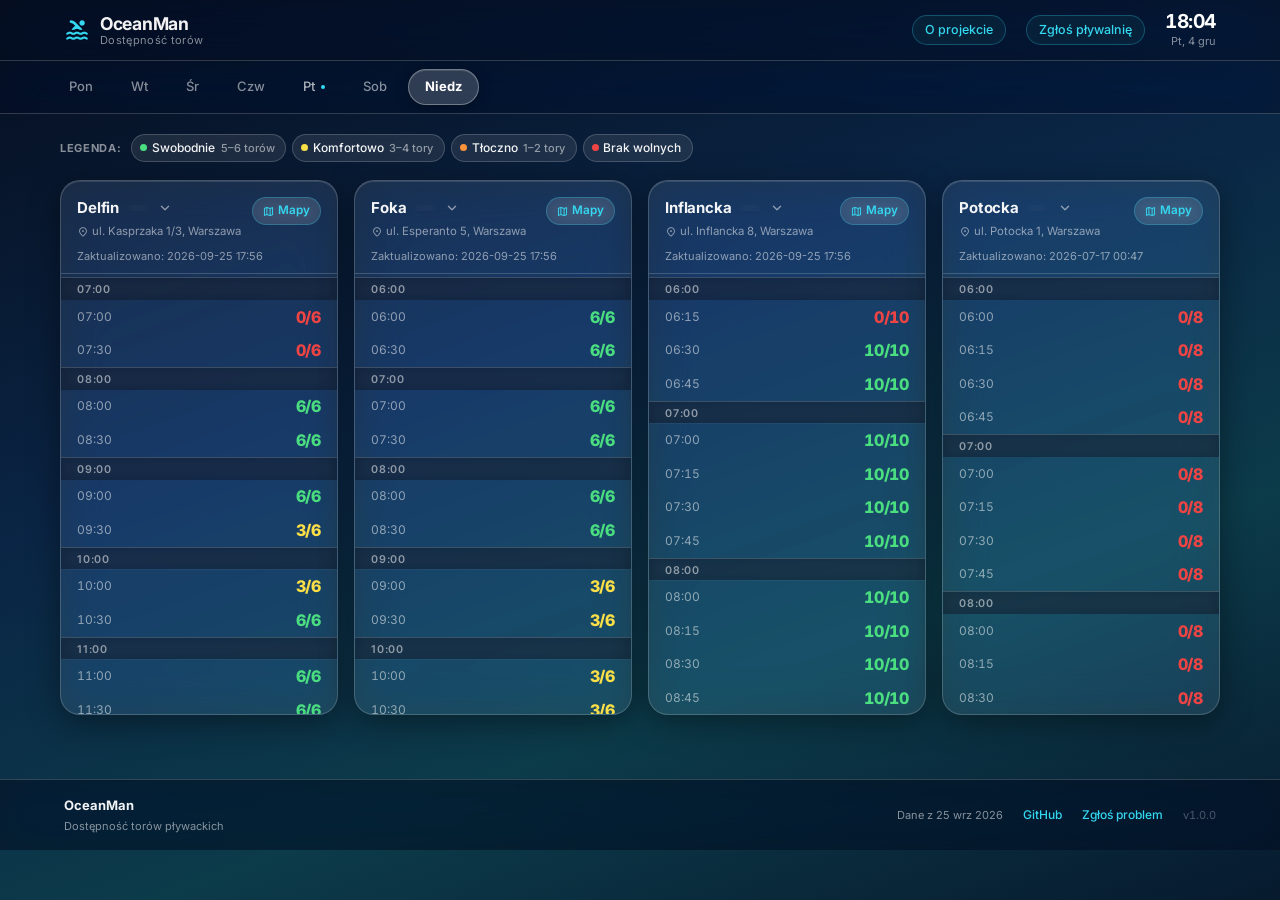
<file: docs/sunday.html>
<!DOCTYPE html>
<html lang="pl">
<head>
    <meta charset="UTF-8">
    <meta name="viewport" content="width=device-width, initial-scale=1.0">
    <title>OceanMan — Dostępność torów pływackich</title>
    <meta name="description" content="Sprawdź dostępność torów pływackich — Delfin, Foka, Inflancka, Potocka.">
    <meta name="theme-color" content="#0A2545">

    <!-- Favicon -->
    <link rel="icon" type="image/svg+xml" href="static/favicon.svg">

    <!-- PWA -->
    <link rel="manifest" href="manifest.webmanifest">
    <meta name="apple-mobile-web-app-capable" content="yes">
    <meta name="apple-mobile-web-app-status-bar-style" content="black-translucent">
    <meta name="apple-mobile-web-app-title" content="OceanMan">

    <!-- Open Graph -->
    <meta property="og:type" content="website">
    <meta property="og:site_name" content="OceanMan">
    <meta property="og:title" content="OceanMan — Dostępność torów pływackich">
    <meta property="og:description" content="Sprawdź dostępność torów pływackich — Delfin, Foka, Inflancka, Potocka.">
    <meta property="og:url" content="https://hgawryluk.github.io/OceanMan/">
    <meta property="og:locale" content="pl_PL">

    <!-- Twitter Card -->
    <meta name="twitter:card" content="summary">
    <meta name="twitter:title" content="OceanMan — Dostępność torów pływackich">
    <meta name="twitter:description" content="Sprawdź dostępność torów pływackich — Delfin, Foka, Inflancka, Potocka.">

    <!-- Canonical -->
    <link rel="canonical" href="https://hgawryluk.github.io/OceanMan/">

    <link rel="preconnect" href="https://fonts.googleapis.com">
    <link rel="preconnect" href="https://fonts.gstatic.com" crossorigin>
    <link href="https://fonts.googleapis.com/css2?family=Inter:wght@400;500;600;700;800&display=swap" rel="stylesheet">
    <link href="https://fonts.googleapis.com/css2?family=Material+Symbols+Rounded:opsz,wght,FILL,GRAD@24,400,1,0" rel="stylesheet">
    <link rel="stylesheet" href="static/style.css">
</head>
<body>

<header class="app-bar">
    <div class="app-bar__inner">
        <a href="index.html" class="app-bar__brand">
            <span class="material-symbols-rounded app-bar__logo">pool</span>
            <div class="app-bar__brand-text">
                <span class="app-bar__title">OceanMan</span>
                <span class="app-bar__subtitle">Dostępność torów</span>
            </div>
        </a>
        <div class="app-bar__right">
            <a href="about.html" class="app-bar__nav-link">O projekcie</a>
            <a href="suggest.html" class="app-bar__nav-link">Zgłoś pływalnię</a>
            <div class="app-bar__clock">
                <span class="clock" id="clock">18:38</span>
                <span class="date">Pt, 25 wrz</span>
            </div>
        </div>
    </div>
</header>

<nav class="day-nav">
    <div class="day-nav__inner">
        
        <a href="monday.html"
           class="day-tab"
           data-day-key="monday">
            Pon
        </a>
        
        <a href="tuesday.html"
           class="day-tab"
           data-day-key="tuesday">
            Wt
        </a>
        
        <a href="wednesday.html"
           class="day-tab"
           data-day-key="wednesday">
            Śr
        </a>
        
        <a href="thursday.html"
           class="day-tab"
           data-day-key="thursday">
            Czw
        </a>
        
        <a href="index.html"
           class="day-tab"
           data-day-key="friday">
            Pt
        </a>
        
        <a href="saturday.html"
           class="day-tab"
           data-day-key="saturday">
            Sob
        </a>
        
        <a href="sunday.html"
           class="day-tab day-tab--active"
           data-day-key="sunday">
            Niedz
        </a>
        
    </div>
</nav>

<main data-day="sunday">
    <div class="container">

        
        <div class="legend">
            <span class="legend__title">Legenda:</span>
            <div class="legend__chips">
                <span class="legend-chip">
                    <span class="legend-chip__dot legend-chip__dot--free"></span>
                    Swobodnie
                    <span class="legend-chip__hint">5–6 torów</span>
                </span>
                <span class="legend-chip">
                    <span class="legend-chip__dot legend-chip__dot--ok"></span>
                    Komfortowo
                    <span class="legend-chip__hint">3–4 tory</span>
                </span>
                <span class="legend-chip">
                    <span class="legend-chip__dot legend-chip__dot--busy"></span>
                    Tłoczno
                    <span class="legend-chip__hint">1–2 tory</span>
                </span>
                <span class="legend-chip">
                    <span class="legend-chip__dot legend-chip__dot--full"></span>
                    Brak wolnych
                </span>
            </div>
        </div>

        
        
        <section class="summary-card" id="summary-card" hidden>
            <div class="summary-card__header">
                <span class="material-symbols-rounded summary-card__icon">water</span>
                <span class="summary-card__title">Teraz dostępne tory</span>
            </div>
            <div class="summary-card__items" id="summary-items">
                
            </div>
        </section>

        
        <div class="pools-grid">
            
            <section class="pool-card" data-pool-key="delfin" data-pool-name="Delfin">

                <div class="pool-card__header" role="button" aria-expanded="true" aria-controls="slots-delfin">
                    <div class="pool-card__info">
                        <div class="pool-card__name-row">
                            <h2 class="pool-card__name">Delfin</h2>
                            <span class="lane-badge lane-badge--hero "
                                  id="hero-delfin"
                                  hidden></span>
                            <span class="material-symbols-rounded pool-card__chevron">expand_more</span>
                        </div>
                        <div class="pool-card__address">
                            <span class="material-symbols-rounded pool-card__addr-icon">location_on</span>
                            <span class="pool-card__address-text">ul. Kasprzaka 1/3, Warszawa</span>
                        </div>
                    </div>
                    <a href="https://maps.google.com/?q=Pływalnia+Delfin+Kasprzaka+Warszawa" target="_blank" rel="noopener" class="maps-btn" aria-label="Otwórz w Mapach Google">
                        <span class="material-symbols-rounded">map</span>
                        Mapy
                    </a>
                </div>

                
                <div class="pool-card__meta">
                    Zaktualizowano: 2026-09-25 17:56
                </div>
                

                <div class="slots-container" id="slots-delfin">
                    
                    <div class="slots-list">
                        
                        
                        
                        
                        <div class="hour-divider">07:00</div>
                        
                        
                        <div class="slot-row"
                             data-start="07:00"
                             data-end="07:30"
                             data-free="0"
                             data-total="6"
                             data-css="level-0"
                             >
                            <span class="slot-time">07:00</span>
                            
                            <span class="slot-lanes level-0">0/6</span>
                        </div>
                        
                        
                        
                        <div class="slot-row"
                             data-start="07:30"
                             data-end="08:00"
                             data-free="0"
                             data-total="6"
                             data-css="level-0"
                             >
                            <span class="slot-time">07:30</span>
                            
                            <span class="slot-lanes level-0">0/6</span>
                        </div>
                        
                        
                        
                        <div class="hour-divider">08:00</div>
                        
                        
                        <div class="slot-row"
                             data-start="08:00"
                             data-end="08:30"
                             data-free="6"
                             data-total="6"
                             data-css="level-6"
                             >
                            <span class="slot-time">08:00</span>
                            
                            <span class="slot-lanes level-6">6/6</span>
                        </div>
                        
                        
                        
                        <div class="slot-row"
                             data-start="08:30"
                             data-end="09:00"
                             data-free="6"
                             data-total="6"
                             data-css="level-6"
                             >
                            <span class="slot-time">08:30</span>
                            
                            <span class="slot-lanes level-6">6/6</span>
                        </div>
                        
                        
                        
                        <div class="hour-divider">09:00</div>
                        
                        
                        <div class="slot-row"
                             data-start="09:00"
                             data-end="09:30"
                             data-free="6"
                             data-total="6"
                             data-css="level-6"
                             >
                            <span class="slot-time">09:00</span>
                            
                            <span class="slot-lanes level-6">6/6</span>
                        </div>
                        
                        
                        
                        <div class="slot-row"
                             data-start="09:30"
                             data-end="10:00"
                             data-free="3"
                             data-total="6"
                             data-css="level-3"
                             >
                            <span class="slot-time">09:30</span>
                            
                            <span class="slot-lanes level-3">3/6</span>
                        </div>
                        
                        
                        
                        <div class="hour-divider">10:00</div>
                        
                        
                        <div class="slot-row"
                             data-start="10:00"
                             data-end="10:30"
                             data-free="3"
                             data-total="6"
                             data-css="level-3"
                             >
                            <span class="slot-time">10:00</span>
                            
                            <span class="slot-lanes level-3">3/6</span>
                        </div>
                        
                        
                        
                        <div class="slot-row"
                             data-start="10:30"
                             data-end="11:00"
                             data-free="6"
                             data-total="6"
                             data-css="level-6"
                             >
                            <span class="slot-time">10:30</span>
                            
                            <span class="slot-lanes level-6">6/6</span>
                        </div>
                        
                        
                        
                        <div class="hour-divider">11:00</div>
                        
                        
                        <div class="slot-row"
                             data-start="11:00"
                             data-end="11:30"
                             data-free="6"
                             data-total="6"
                             data-css="level-6"
                             >
                            <span class="slot-time">11:00</span>
                            
                            <span class="slot-lanes level-6">6/6</span>
                        </div>
                        
                        
                        
                        <div class="slot-row"
                             data-start="11:30"
                             data-end="12:00"
                             data-free="6"
                             data-total="6"
                             data-css="level-6"
                             >
                            <span class="slot-time">11:30</span>
                            
                            <span class="slot-lanes level-6">6/6</span>
                        </div>
                        
                        
                        
                        <div class="hour-divider">12:00</div>
                        
                        
                        <div class="slot-row"
                             data-start="12:00"
                             data-end="12:30"
                             data-free="6"
                             data-total="6"
                             data-css="level-6"
                             >
                            <span class="slot-time">12:00</span>
                            
                            <span class="slot-lanes level-6">6/6</span>
                        </div>
                        
                        
                        
                        <div class="slot-row"
                             data-start="12:30"
                             data-end="13:00"
                             data-free="6"
                             data-total="6"
                             data-css="level-6"
                             >
                            <span class="slot-time">12:30</span>
                            
                            <span class="slot-lanes level-6">6/6</span>
                        </div>
                        
                        
                        
                        <div class="hour-divider">13:00</div>
                        
                        
                        <div class="slot-row"
                             data-start="13:00"
                             data-end="13:30"
                             data-free="4"
                             data-total="6"
                             data-css="level-4"
                             >
                            <span class="slot-time">13:00</span>
                            
                            <span class="slot-lanes level-4">4/6</span>
                        </div>
                        
                        
                        
                        <div class="slot-row"
                             data-start="13:30"
                             data-end="14:00"
                             data-free="6"
                             data-total="6"
                             data-css="level-6"
                             >
                            <span class="slot-time">13:30</span>
                            
                            <span class="slot-lanes level-6">6/6</span>
                        </div>
                        
                        
                        
                        <div class="hour-divider">14:00</div>
                        
                        
                        <div class="slot-row"
                             data-start="14:00"
                             data-end="14:30"
                             data-free="6"
                             data-total="6"
                             data-css="level-6"
                             >
                            <span class="slot-time">14:00</span>
                            
                            <span class="slot-lanes level-6">6/6</span>
                        </div>
                        
                        
                        
                        <div class="slot-row"
                             data-start="14:30"
                             data-end="15:00"
                             data-free="6"
                             data-total="6"
                             data-css="level-6"
                             >
                            <span class="slot-time">14:30</span>
                            
                            <span class="slot-lanes level-6">6/6</span>
                        </div>
                        
                        
                        
                        <div class="hour-divider">15:00</div>
                        
                        
                        <div class="slot-row"
                             data-start="15:00"
                             data-end="15:30"
                             data-free="6"
                             data-total="6"
                             data-css="level-6"
                             >
                            <span class="slot-time">15:00</span>
                            
                            <span class="slot-lanes level-6">6/6</span>
                        </div>
                        
                        
                        
                        <div class="slot-row"
                             data-start="15:30"
                             data-end="16:00"
                             data-free="6"
                             data-total="6"
                             data-css="level-6"
                             >
                            <span class="slot-time">15:30</span>
                            
                            <span class="slot-lanes level-6">6/6</span>
                        </div>
                        
                        
                        
                        <div class="hour-divider">16:00</div>
                        
                        
                        <div class="slot-row"
                             data-start="16:00"
                             data-end="16:30"
                             data-free="4"
                             data-total="6"
                             data-css="level-4"
                             >
                            <span class="slot-time">16:00</span>
                            
                            <span class="slot-lanes level-4">4/6</span>
                        </div>
                        
                        
                        
                        <div class="slot-row"
                             data-start="16:30"
                             data-end="17:00"
                             data-free="4"
                             data-total="6"
                             data-css="level-4"
                             >
                            <span class="slot-time">16:30</span>
                            
                            <span class="slot-lanes level-4">4/6</span>
                        </div>
                        
                        
                        
                        <div class="hour-divider">17:00</div>
                        
                        
                        <div class="slot-row"
                             data-start="17:00"
                             data-end="17:30"
                             data-free="5"
                             data-total="6"
                             data-css="level-5"
                             >
                            <span class="slot-time">17:00</span>
                            
                            <span class="slot-lanes level-5">5/6</span>
                        </div>
                        
                        
                        
                        <div class="slot-row"
                             data-start="17:30"
                             data-end="18:00"
                             data-free="5"
                             data-total="6"
                             data-css="level-5"
                             >
                            <span class="slot-time">17:30</span>
                            
                            <span class="slot-lanes level-5">5/6</span>
                        </div>
                        
                        
                        
                        <div class="hour-divider">18:00</div>
                        
                        
                        <div class="slot-row"
                             data-start="18:00"
                             data-end="18:30"
                             data-free="4"
                             data-total="6"
                             data-css="level-4"
                             >
                            <span class="slot-time">18:00</span>
                            
                            <span class="slot-lanes level-4">4/6</span>
                        </div>
                        
                        
                        
                        <div class="slot-row"
                             data-start="18:30"
                             data-end="19:00"
                             data-free="4"
                             data-total="6"
                             data-css="level-4"
                             >
                            <span class="slot-time">18:30</span>
                            
                            <span class="slot-lanes level-4">4/6</span>
                        </div>
                        
                        
                        
                        <div class="hour-divider">19:00</div>
                        
                        
                        <div class="slot-row"
                             data-start="19:00"
                             data-end="19:30"
                             data-free="4"
                             data-total="6"
                             data-css="level-4"
                             >
                            <span class="slot-time">19:00</span>
                            
                            <span class="slot-lanes level-4">4/6</span>
                        </div>
                        
                        
                        
                        <div class="slot-row"
                             data-start="19:30"
                             data-end="20:00"
                             data-free="5"
                             data-total="6"
                             data-css="level-5"
                             >
                            <span class="slot-time">19:30</span>
                            
                            <span class="slot-lanes level-5">5/6</span>
                        </div>
                        
                        
                        
                        <div class="hour-divider">20:00</div>
                        
                        
                        <div class="slot-row"
                             data-start="20:00"
                             data-end="20:30"
                             data-free="6"
                             data-total="6"
                             data-css="level-6"
                             >
                            <span class="slot-time">20:00</span>
                            
                            <span class="slot-lanes level-6">6/6</span>
                        </div>
                        
                        
                        
                        <div class="slot-row"
                             data-start="20:30"
                             data-end="21:00"
                             data-free="6"
                             data-total="6"
                             data-css="level-6"
                             >
                            <span class="slot-time">20:30</span>
                            
                            <span class="slot-lanes level-6">6/6</span>
                        </div>
                        
                        
                        
                        <div class="hour-divider">21:00</div>
                        
                        
                        <div class="slot-row"
                             data-start="21:00"
                             data-end="21:30"
                             data-free="6"
                             data-total="6"
                             data-css="level-6"
                             >
                            <span class="slot-time">21:00</span>
                            
                            <span class="slot-lanes level-6">6/6</span>
                        </div>
                        
                        
                        
                        <div class="slot-row"
                             data-start="21:30"
                             data-end="22:00"
                             data-free="6"
                             data-total="6"
                             data-css="level-6"
                             >
                            <span class="slot-time">21:30</span>
                            
                            <span class="slot-lanes level-6">6/6</span>
                        </div>
                        
                    </div>

                    
                </div>

            </section>
            
            <section class="pool-card" data-pool-key="foka" data-pool-name="Foka">

                <div class="pool-card__header" role="button" aria-expanded="true" aria-controls="slots-foka">
                    <div class="pool-card__info">
                        <div class="pool-card__name-row">
                            <h2 class="pool-card__name">Foka</h2>
                            <span class="lane-badge lane-badge--hero "
                                  id="hero-foka"
                                  hidden></span>
                            <span class="material-symbols-rounded pool-card__chevron">expand_more</span>
                        </div>
                        <div class="pool-card__address">
                            <span class="material-symbols-rounded pool-card__addr-icon">location_on</span>
                            <span class="pool-card__address-text">ul. Esperanto 5, Warszawa</span>
                        </div>
                    </div>
                    <a href="https://maps.google.com/?q=Pływalnia+Foka+Esperanto+Warszawa" target="_blank" rel="noopener" class="maps-btn" aria-label="Otwórz w Mapach Google">
                        <span class="material-symbols-rounded">map</span>
                        Mapy
                    </a>
                </div>

                
                <div class="pool-card__meta">
                    Zaktualizowano: 2026-09-25 17:56
                </div>
                

                <div class="slots-container" id="slots-foka">
                    
                    <div class="slots-list">
                        
                        
                        
                        
                        <div class="hour-divider">06:00</div>
                        
                        
                        <div class="slot-row"
                             data-start="06:00"
                             data-end="06:30"
                             data-free="6"
                             data-total="6"
                             data-css="level-6"
                             >
                            <span class="slot-time">06:00</span>
                            
                            <span class="slot-lanes level-6">6/6</span>
                        </div>
                        
                        
                        
                        <div class="slot-row"
                             data-start="06:30"
                             data-end="07:00"
                             data-free="6"
                             data-total="6"
                             data-css="level-6"
                             >
                            <span class="slot-time">06:30</span>
                            
                            <span class="slot-lanes level-6">6/6</span>
                        </div>
                        
                        
                        
                        <div class="hour-divider">07:00</div>
                        
                        
                        <div class="slot-row"
                             data-start="07:00"
                             data-end="07:30"
                             data-free="6"
                             data-total="6"
                             data-css="level-6"
                             >
                            <span class="slot-time">07:00</span>
                            
                            <span class="slot-lanes level-6">6/6</span>
                        </div>
                        
                        
                        
                        <div class="slot-row"
                             data-start="07:30"
                             data-end="08:00"
                             data-free="6"
                             data-total="6"
                             data-css="level-6"
                             >
                            <span class="slot-time">07:30</span>
                            
                            <span class="slot-lanes level-6">6/6</span>
                        </div>
                        
                        
                        
                        <div class="hour-divider">08:00</div>
                        
                        
                        <div class="slot-row"
                             data-start="08:00"
                             data-end="08:30"
                             data-free="6"
                             data-total="6"
                             data-css="level-6"
                             >
                            <span class="slot-time">08:00</span>
                            
                            <span class="slot-lanes level-6">6/6</span>
                        </div>
                        
                        
                        
                        <div class="slot-row"
                             data-start="08:30"
                             data-end="09:00"
                             data-free="6"
                             data-total="6"
                             data-css="level-6"
                             >
                            <span class="slot-time">08:30</span>
                            
                            <span class="slot-lanes level-6">6/6</span>
                        </div>
                        
                        
                        
                        <div class="hour-divider">09:00</div>
                        
                        
                        <div class="slot-row"
                             data-start="09:00"
                             data-end="09:30"
                             data-free="3"
                             data-total="6"
                             data-css="level-3"
                             >
                            <span class="slot-time">09:00</span>
                            
                            <span class="slot-lanes level-3">3/6</span>
                        </div>
                        
                        
                        
                        <div class="slot-row"
                             data-start="09:30"
                             data-end="10:00"
                             data-free="3"
                             data-total="6"
                             data-css="level-3"
                             >
                            <span class="slot-time">09:30</span>
                            
                            <span class="slot-lanes level-3">3/6</span>
                        </div>
                        
                        
                        
                        <div class="hour-divider">10:00</div>
                        
                        
                        <div class="slot-row"
                             data-start="10:00"
                             data-end="10:30"
                             data-free="3"
                             data-total="6"
                             data-css="level-3"
                             >
                            <span class="slot-time">10:00</span>
                            
                            <span class="slot-lanes level-3">3/6</span>
                        </div>
                        
                        
                        
                        <div class="slot-row"
                             data-start="10:30"
                             data-end="11:00"
                             data-free="3"
                             data-total="6"
                             data-css="level-3"
                             >
                            <span class="slot-time">10:30</span>
                            
                            <span class="slot-lanes level-3">3/6</span>
                        </div>
                        
                        
                        
                        <div class="hour-divider">11:00</div>
                        
                        
                        <div class="slot-row"
                             data-start="11:00"
                             data-end="11:30"
                             data-free="3"
                             data-total="6"
                             data-css="level-3"
                             >
                            <span class="slot-time">11:00</span>
                            
                            <span class="slot-lanes level-3">3/6</span>
                        </div>
                        
                        
                        
                        <div class="slot-row"
                             data-start="11:30"
                             data-end="12:00"
                             data-free="3"
                             data-total="6"
                             data-css="level-3"
                             >
                            <span class="slot-time">11:30</span>
                            
                            <span class="slot-lanes level-3">3/6</span>
                        </div>
                        
                        
                        
                        <div class="hour-divider">12:00</div>
                        
                        
                        <div class="slot-row"
                             data-start="12:00"
                             data-end="12:30"
                             data-free="6"
                             data-total="6"
                             data-css="level-6"
                             >
                            <span class="slot-time">12:00</span>
                            
                            <span class="slot-lanes level-6">6/6</span>
                        </div>
                        
                        
                        
                        <div class="slot-row"
                             data-start="12:30"
                             data-end="13:00"
                             data-free="6"
                             data-total="6"
                             data-css="level-6"
                             >
                            <span class="slot-time">12:30</span>
                            
                            <span class="slot-lanes level-6">6/6</span>
                        </div>
                        
                        
                        
                        <div class="hour-divider">13:00</div>
                        
                        
                        <div class="slot-row"
                             data-start="13:00"
                             data-end="13:30"
                             data-free="6"
                             data-total="6"
                             data-css="level-6"
                             >
                            <span class="slot-time">13:00</span>
                            
                            <span class="slot-lanes level-6">6/6</span>
                        </div>
                        
                        
                        
                        <div class="slot-row"
                             data-start="13:30"
                             data-end="14:00"
                             data-free="6"
                             data-total="6"
                             data-css="level-6"
                             >
                            <span class="slot-time">13:30</span>
                            
                            <span class="slot-lanes level-6">6/6</span>
                        </div>
                        
                        
                        
                        <div class="hour-divider">14:00</div>
                        
                        
                        <div class="slot-row"
                             data-start="14:00"
                             data-end="14:30"
                             data-free="4"
                             data-total="6"
                             data-css="level-4"
                             >
                            <span class="slot-time">14:00</span>
                            
                            <span class="slot-lanes level-4">4/6</span>
                        </div>
                        
                        
                        
                        <div class="slot-row"
                             data-start="14:30"
                             data-end="15:00"
                             data-free="4"
                             data-total="6"
                             data-css="level-4"
                             >
                            <span class="slot-time">14:30</span>
                            
                            <span class="slot-lanes level-4">4/6</span>
                        </div>
                        
                        
                        
                        <div class="hour-divider">15:00</div>
                        
                        
                        <div class="slot-row"
                             data-start="15:00"
                             data-end="15:30"
                             data-free="6"
                             data-total="6"
                             data-css="level-6"
                             >
                            <span class="slot-time">15:00</span>
                            
                            <span class="slot-lanes level-6">6/6</span>
                        </div>
                        
                        
                        
                        <div class="slot-row"
                             data-start="15:30"
                             data-end="16:00"
                             data-free="6"
                             data-total="6"
                             data-css="level-6"
                             >
                            <span class="slot-time">15:30</span>
                            
                            <span class="slot-lanes level-6">6/6</span>
                        </div>
                        
                        
                        
                        <div class="hour-divider">16:00</div>
                        
                        
                        <div class="slot-row"
                             data-start="16:00"
                             data-end="16:30"
                             data-free="6"
                             data-total="6"
                             data-css="level-6"
                             >
                            <span class="slot-time">16:00</span>
                            
                            <span class="slot-lanes level-6">6/6</span>
                        </div>
                        
                        
                        
                        <div class="slot-row"
                             data-start="16:30"
                             data-end="17:00"
                             data-free="6"
                             data-total="6"
                             data-css="level-6"
                             >
                            <span class="slot-time">16:30</span>
                            
                            <span class="slot-lanes level-6">6/6</span>
                        </div>
                        
                        
                        
                        <div class="hour-divider">17:00</div>
                        
                        
                        <div class="slot-row"
                             data-start="17:00"
                             data-end="17:30"
                             data-free="6"
                             data-total="6"
                             data-css="level-6"
                             >
                            <span class="slot-time">17:00</span>
                            
                            <span class="slot-lanes level-6">6/6</span>
                        </div>
                        
                        
                        
                        <div class="slot-row"
                             data-start="17:30"
                             data-end="18:00"
                             data-free="6"
                             data-total="6"
                             data-css="level-6"
                             >
                            <span class="slot-time">17:30</span>
                            
                            <span class="slot-lanes level-6">6/6</span>
                        </div>
                        
                        
                        
                        <div class="hour-divider">18:00</div>
                        
                        
                        <div class="slot-row"
                             data-start="18:00"
                             data-end="18:30"
                             data-free="6"
                             data-total="6"
                             data-css="level-6"
                             >
                            <span class="slot-time">18:00</span>
                            
                            <span class="slot-lanes level-6">6/6</span>
                        </div>
                        
                        
                        
                        <div class="slot-row"
                             data-start="18:30"
                             data-end="19:00"
                             data-free="6"
                             data-total="6"
                             data-css="level-6"
                             >
                            <span class="slot-time">18:30</span>
                            
                            <span class="slot-lanes level-6">6/6</span>
                        </div>
                        
                        
                        
                        <div class="hour-divider">19:00</div>
                        
                        
                        <div class="slot-row"
                             data-start="19:00"
                             data-end="19:30"
                             data-free="6"
                             data-total="6"
                             data-css="level-6"
                             >
                            <span class="slot-time">19:00</span>
                            
                            <span class="slot-lanes level-6">6/6</span>
                        </div>
                        
                        
                        
                        <div class="slot-row"
                             data-start="19:30"
                             data-end="20:00"
                             data-free="6"
                             data-total="6"
                             data-css="level-6"
                             >
                            <span class="slot-time">19:30</span>
                            
                            <span class="slot-lanes level-6">6/6</span>
                        </div>
                        
                        
                        
                        <div class="hour-divider">20:00</div>
                        
                        
                        <div class="slot-row"
                             data-start="20:00"
                             data-end="20:30"
                             data-free="6"
                             data-total="6"
                             data-css="level-6"
                             >
                            <span class="slot-time">20:00</span>
                            
                            <span class="slot-lanes level-6">6/6</span>
                        </div>
                        
                        
                        
                        <div class="slot-row"
                             data-start="20:30"
                             data-end="21:00"
                             data-free="6"
                             data-total="6"
                             data-css="level-6"
                             >
                            <span class="slot-time">20:30</span>
                            
                            <span class="slot-lanes level-6">6/6</span>
                        </div>
                        
                        
                        
                        <div class="hour-divider">21:00</div>
                        
                        
                        <div class="slot-row"
                             data-start="21:00"
                             data-end="21:30"
                             data-free="6"
                             data-total="6"
                             data-css="level-6"
                             >
                            <span class="slot-time">21:00</span>
                            
                            <span class="slot-lanes level-6">6/6</span>
                        </div>
                        
                        
                        
                        <div class="slot-row"
                             data-start="21:30"
                             data-end="22:00"
                             data-free="6"
                             data-total="6"
                             data-css="level-6"
                             >
                            <span class="slot-time">21:30</span>
                            
                            <span class="slot-lanes level-6">6/6</span>
                        </div>
                        
                    </div>

                    
                </div>

            </section>
            
            <section class="pool-card" data-pool-key="inflancka" data-pool-name="Inflancka">

                <div class="pool-card__header" role="button" aria-expanded="true" aria-controls="slots-inflancka">
                    <div class="pool-card__info">
                        <div class="pool-card__name-row">
                            <h2 class="pool-card__name">Inflancka</h2>
                            <span class="lane-badge lane-badge--hero "
                                  id="hero-inflancka"
                                  hidden></span>
                            <span class="material-symbols-rounded pool-card__chevron">expand_more</span>
                        </div>
                        <div class="pool-card__address">
                            <span class="material-symbols-rounded pool-card__addr-icon">location_on</span>
                            <span class="pool-card__address-text">ul. Inflancka 8, Warszawa</span>
                        </div>
                    </div>
                    <a href="https://maps.google.com/?q=Ośrodek+Inflancka+Warszawa" target="_blank" rel="noopener" class="maps-btn" aria-label="Otwórz w Mapach Google">
                        <span class="material-symbols-rounded">map</span>
                        Mapy
                    </a>
                </div>

                
                <div class="pool-card__meta">
                    Zaktualizowano: 2026-09-25 17:56
                </div>
                

                <div class="slots-container" id="slots-inflancka">
                    
                    <div class="slots-list">
                        
                        
                        
                        
                        <div class="hour-divider">06:00</div>
                        
                        
                        <div class="slot-row"
                             data-start="06:15"
                             data-end="06:30"
                             data-free="0"
                             data-total="10"
                             data-css="level-0"
                             >
                            <span class="slot-time">06:15</span>
                            
                            <span class="slot-lanes level-0">0/10</span>
                        </div>
                        
                        
                        
                        <div class="slot-row"
                             data-start="06:30"
                             data-end="06:45"
                             data-free="10"
                             data-total="10"
                             data-css="level-6"
                             >
                            <span class="slot-time">06:30</span>
                            
                            <span class="slot-lanes level-6">10/10</span>
                        </div>
                        
                        
                        
                        <div class="slot-row"
                             data-start="06:45"
                             data-end="07:00"
                             data-free="10"
                             data-total="10"
                             data-css="level-6"
                             >
                            <span class="slot-time">06:45</span>
                            
                            <span class="slot-lanes level-6">10/10</span>
                        </div>
                        
                        
                        
                        <div class="hour-divider">07:00</div>
                        
                        
                        <div class="slot-row"
                             data-start="07:00"
                             data-end="07:15"
                             data-free="10"
                             data-total="10"
                             data-css="level-6"
                             >
                            <span class="slot-time">07:00</span>
                            
                            <span class="slot-lanes level-6">10/10</span>
                        </div>
                        
                        
                        
                        <div class="slot-row"
                             data-start="07:15"
                             data-end="07:30"
                             data-free="10"
                             data-total="10"
                             data-css="level-6"
                             >
                            <span class="slot-time">07:15</span>
                            
                            <span class="slot-lanes level-6">10/10</span>
                        </div>
                        
                        
                        
                        <div class="slot-row"
                             data-start="07:30"
                             data-end="07:45"
                             data-free="10"
                             data-total="10"
                             data-css="level-6"
                             >
                            <span class="slot-time">07:30</span>
                            
                            <span class="slot-lanes level-6">10/10</span>
                        </div>
                        
                        
                        
                        <div class="slot-row"
                             data-start="07:45"
                             data-end="08:00"
                             data-free="10"
                             data-total="10"
                             data-css="level-6"
                             >
                            <span class="slot-time">07:45</span>
                            
                            <span class="slot-lanes level-6">10/10</span>
                        </div>
                        
                        
                        
                        <div class="hour-divider">08:00</div>
                        
                        
                        <div class="slot-row"
                             data-start="08:00"
                             data-end="08:15"
                             data-free="10"
                             data-total="10"
                             data-css="level-6"
                             >
                            <span class="slot-time">08:00</span>
                            
                            <span class="slot-lanes level-6">10/10</span>
                        </div>
                        
                        
                        
                        <div class="slot-row"
                             data-start="08:15"
                             data-end="08:30"
                             data-free="10"
                             data-total="10"
                             data-css="level-6"
                             >
                            <span class="slot-time">08:15</span>
                            
                            <span class="slot-lanes level-6">10/10</span>
                        </div>
                        
                        
                        
                        <div class="slot-row"
                             data-start="08:30"
                             data-end="08:45"
                             data-free="10"
                             data-total="10"
                             data-css="level-6"
                             >
                            <span class="slot-time">08:30</span>
                            
                            <span class="slot-lanes level-6">10/10</span>
                        </div>
                        
                        
                        
                        <div class="slot-row"
                             data-start="08:45"
                             data-end="09:00"
                             data-free="10"
                             data-total="10"
                             data-css="level-6"
                             >
                            <span class="slot-time">08:45</span>
                            
                            <span class="slot-lanes level-6">10/10</span>
                        </div>
                        
                        
                        
                        <div class="hour-divider">09:00</div>
                        
                        
                        <div class="slot-row"
                             data-start="09:00"
                             data-end="09:15"
                             data-free="10"
                             data-total="10"
                             data-css="level-6"
                             >
                            <span class="slot-time">09:00</span>
                            
                            <span class="slot-lanes level-6">10/10</span>
                        </div>
                        
                        
                        
                        <div class="slot-row"
                             data-start="09:15"
                             data-end="09:30"
                             data-free="10"
                             data-total="10"
                             data-css="level-6"
                             >
                            <span class="slot-time">09:15</span>
                            
                            <span class="slot-lanes level-6">10/10</span>
                        </div>
                        
                        
                        
                        <div class="slot-row"
                             data-start="09:30"
                             data-end="09:45"
                             data-free="8"
                             data-total="10"
                             data-css="level-5"
                             >
                            <span class="slot-time">09:30</span>
                            
                            <span class="slot-lanes level-5">8/10</span>
                        </div>
                        
                        
                        
                        <div class="slot-row"
                             data-start="09:45"
                             data-end="10:00"
                             data-free="8"
                             data-total="10"
                             data-css="level-5"
                             >
                            <span class="slot-time">09:45</span>
                            
                            <span class="slot-lanes level-5">8/10</span>
                        </div>
                        
                        
                        
                        <div class="hour-divider">10:00</div>
                        
                        
                        <div class="slot-row"
                             data-start="10:00"
                             data-end="10:15"
                             data-free="7"
                             data-total="10"
                             data-css="level-5"
                             >
                            <span class="slot-time">10:00</span>
                            
                            <span class="slot-lanes level-5">7/10</span>
                        </div>
                        
                        
                        
                        <div class="slot-row"
                             data-start="10:15"
                             data-end="10:30"
                             data-free="7"
                             data-total="10"
                             data-css="level-5"
                             >
                            <span class="slot-time">10:15</span>
                            
                            <span class="slot-lanes level-5">7/10</span>
                        </div>
                        
                        
                        
                        <div class="slot-row"
                             data-start="10:30"
                             data-end="10:45"
                             data-free="6"
                             data-total="10"
                             data-css="level-4"
                             >
                            <span class="slot-time">10:30</span>
                            
                            <span class="slot-lanes level-4">6/10</span>
                        </div>
                        
                        
                        
                        <div class="slot-row"
                             data-start="10:45"
                             data-end="11:00"
                             data-free="6"
                             data-total="10"
                             data-css="level-4"
                             >
                            <span class="slot-time">10:45</span>
                            
                            <span class="slot-lanes level-4">6/10</span>
                        </div>
                        
                        
                        
                        <div class="hour-divider">11:00</div>
                        
                        
                        <div class="slot-row"
                             data-start="11:00"
                             data-end="11:15"
                             data-free="6"
                             data-total="10"
                             data-css="level-4"
                             >
                            <span class="slot-time">11:00</span>
                            
                            <span class="slot-lanes level-4">6/10</span>
                        </div>
                        
                        
                        
                        <div class="slot-row"
                             data-start="11:15"
                             data-end="11:30"
                             data-free="5"
                             data-total="10"
                             data-css="level-3"
                             >
                            <span class="slot-time">11:15</span>
                            
                            <span class="slot-lanes level-3">5/10</span>
                        </div>
                        
                        
                        
                        <div class="slot-row"
                             data-start="11:30"
                             data-end="11:45"
                             data-free="8"
                             data-total="10"
                             data-css="level-5"
                             >
                            <span class="slot-time">11:30</span>
                            
                            <span class="slot-lanes level-5">8/10</span>
                        </div>
                        
                        
                        
                        <div class="slot-row"
                             data-start="11:45"
                             data-end="12:00"
                             data-free="8"
                             data-total="10"
                             data-css="level-5"
                             >
                            <span class="slot-time">11:45</span>
                            
                            <span class="slot-lanes level-5">8/10</span>
                        </div>
                        
                        
                        
                        <div class="hour-divider">12:00</div>
                        
                        
                        <div class="slot-row"
                             data-start="12:00"
                             data-end="12:15"
                             data-free="8"
                             data-total="10"
                             data-css="level-5"
                             >
                            <span class="slot-time">12:00</span>
                            
                            <span class="slot-lanes level-5">8/10</span>
                        </div>
                        
                        
                        
                        <div class="slot-row"
                             data-start="12:15"
                             data-end="12:30"
                             data-free="8"
                             data-total="10"
                             data-css="level-5"
                             >
                            <span class="slot-time">12:15</span>
                            
                            <span class="slot-lanes level-5">8/10</span>
                        </div>
                        
                        
                        
                        <div class="slot-row"
                             data-start="12:30"
                             data-end="12:45"
                             data-free="8"
                             data-total="10"
                             data-css="level-5"
                             >
                            <span class="slot-time">12:30</span>
                            
                            <span class="slot-lanes level-5">8/10</span>
                        </div>
                        
                        
                        
                        <div class="slot-row"
                             data-start="12:45"
                             data-end="13:00"
                             data-free="7"
                             data-total="10"
                             data-css="level-5"
                             >
                            <span class="slot-time">12:45</span>
                            
                            <span class="slot-lanes level-5">7/10</span>
                        </div>
                        
                        
                        
                        <div class="hour-divider">13:00</div>
                        
                        
                        <div class="slot-row"
                             data-start="13:00"
                             data-end="13:15"
                             data-free="7"
                             data-total="10"
                             data-css="level-5"
                             >
                            <span class="slot-time">13:00</span>
                            
                            <span class="slot-lanes level-5">7/10</span>
                        </div>
                        
                        
                        
                        <div class="slot-row"
                             data-start="13:15"
                             data-end="13:30"
                             data-free="7"
                             data-total="10"
                             data-css="level-5"
                             >
                            <span class="slot-time">13:15</span>
                            
                            <span class="slot-lanes level-5">7/10</span>
                        </div>
                        
                        
                        
                        <div class="slot-row"
                             data-start="13:30"
                             data-end="13:45"
                             data-free="8"
                             data-total="10"
                             data-css="level-5"
                             >
                            <span class="slot-time">13:30</span>
                            
                            <span class="slot-lanes level-5">8/10</span>
                        </div>
                        
                        
                        
                        <div class="slot-row"
                             data-start="13:45"
                             data-end="14:00"
                             data-free="8"
                             data-total="10"
                             data-css="level-5"
                             >
                            <span class="slot-time">13:45</span>
                            
                            <span class="slot-lanes level-5">8/10</span>
                        </div>
                        
                        
                        
                        <div class="hour-divider">14:00</div>
                        
                        
                        <div class="slot-row"
                             data-start="14:00"
                             data-end="14:15"
                             data-free="8"
                             data-total="10"
                             data-css="level-5"
                             >
                            <span class="slot-time">14:00</span>
                            
                            <span class="slot-lanes level-5">8/10</span>
                        </div>
                        
                        
                        
                        <div class="slot-row"
                             data-start="14:15"
                             data-end="14:30"
                             data-free="8"
                             data-total="10"
                             data-css="level-5"
                             >
                            <span class="slot-time">14:15</span>
                            
                            <span class="slot-lanes level-5">8/10</span>
                        </div>
                        
                        
                        
                        <div class="slot-row"
                             data-start="14:30"
                             data-end="14:45"
                             data-free="8"
                             data-total="10"
                             data-css="level-5"
                             >
                            <span class="slot-time">14:30</span>
                            
                            <span class="slot-lanes level-5">8/10</span>
                        </div>
                        
                        
                        
                        <div class="slot-row"
                             data-start="14:45"
                             data-end="15:00"
                             data-free="9"
                             data-total="10"
                             data-css="level-6"
                             >
                            <span class="slot-time">14:45</span>
                            
                            <span class="slot-lanes level-6">9/10</span>
                        </div>
                        
                        
                        
                        <div class="hour-divider">15:00</div>
                        
                        
                        <div class="slot-row"
                             data-start="15:00"
                             data-end="15:15"
                             data-free="9"
                             data-total="10"
                             data-css="level-6"
                             >
                            <span class="slot-time">15:00</span>
                            
                            <span class="slot-lanes level-6">9/10</span>
                        </div>
                        
                        
                        
                        <div class="slot-row"
                             data-start="15:15"
                             data-end="15:30"
                             data-free="9"
                             data-total="10"
                             data-css="level-6"
                             >
                            <span class="slot-time">15:15</span>
                            
                            <span class="slot-lanes level-6">9/10</span>
                        </div>
                        
                        
                        
                        <div class="slot-row"
                             data-start="15:30"
                             data-end="15:45"
                             data-free="9"
                             data-total="10"
                             data-css="level-6"
                             >
                            <span class="slot-time">15:30</span>
                            
                            <span class="slot-lanes level-6">9/10</span>
                        </div>
                        
                        
                        
                        <div class="slot-row"
                             data-start="15:45"
                             data-end="16:00"
                             data-free="10"
                             data-total="10"
                             data-css="level-6"
                             >
                            <span class="slot-time">15:45</span>
                            
                            <span class="slot-lanes level-6">10/10</span>
                        </div>
                        
                        
                        
                        <div class="hour-divider">16:00</div>
                        
                        
                        <div class="slot-row"
                             data-start="16:00"
                             data-end="16:15"
                             data-free="10"
                             data-total="10"
                             data-css="level-6"
                             >
                            <span class="slot-time">16:00</span>
                            
                            <span class="slot-lanes level-6">10/10</span>
                        </div>
                        
                        
                        
                        <div class="slot-row"
                             data-start="16:15"
                             data-end="16:30"
                             data-free="10"
                             data-total="10"
                             data-css="level-6"
                             >
                            <span class="slot-time">16:15</span>
                            
                            <span class="slot-lanes level-6">10/10</span>
                        </div>
                        
                        
                        
                        <div class="slot-row"
                             data-start="16:30"
                             data-end="16:45"
                             data-free="9"
                             data-total="10"
                             data-css="level-6"
                             >
                            <span class="slot-time">16:30</span>
                            
                            <span class="slot-lanes level-6">9/10</span>
                        </div>
                        
                        
                        
                        <div class="slot-row"
                             data-start="16:45"
                             data-end="17:00"
                             data-free="9"
                             data-total="10"
                             data-css="level-6"
                             >
                            <span class="slot-time">16:45</span>
                            
                            <span class="slot-lanes level-6">9/10</span>
                        </div>
                        
                        
                        
                        <div class="hour-divider">17:00</div>
                        
                        
                        <div class="slot-row"
                             data-start="17:00"
                             data-end="17:15"
                             data-free="9"
                             data-total="10"
                             data-css="level-6"
                             >
                            <span class="slot-time">17:00</span>
                            
                            <span class="slot-lanes level-6">9/10</span>
                        </div>
                        
                        
                        
                        <div class="slot-row"
                             data-start="17:15"
                             data-end="17:30"
                             data-free="10"
                             data-total="10"
                             data-css="level-6"
                             >
                            <span class="slot-time">17:15</span>
                            
                            <span class="slot-lanes level-6">10/10</span>
                        </div>
                        
                        
                        
                        <div class="slot-row"
                             data-start="17:30"
                             data-end="17:45"
                             data-free="9"
                             data-total="10"
                             data-css="level-6"
                             >
                            <span class="slot-time">17:30</span>
                            
                            <span class="slot-lanes level-6">9/10</span>
                        </div>
                        
                        
                        
                        <div class="slot-row"
                             data-start="17:45"
                             data-end="18:00"
                             data-free="9"
                             data-total="10"
                             data-css="level-6"
                             >
                            <span class="slot-time">17:45</span>
                            
                            <span class="slot-lanes level-6">9/10</span>
                        </div>
                        
                        
                        
                        <div class="hour-divider">18:00</div>
                        
                        
                        <div class="slot-row"
                             data-start="18:00"
                             data-end="18:15"
                             data-free="9"
                             data-total="10"
                             data-css="level-6"
                             >
                            <span class="slot-time">18:00</span>
                            
                            <span class="slot-lanes level-6">9/10</span>
                        </div>
                        
                        
                        
                        <div class="slot-row"
                             data-start="18:15"
                             data-end="18:30"
                             data-free="9"
                             data-total="10"
                             data-css="level-6"
                             >
                            <span class="slot-time">18:15</span>
                            
                            <span class="slot-lanes level-6">9/10</span>
                        </div>
                        
                        
                        
                        <div class="slot-row"
                             data-start="18:30"
                             data-end="18:45"
                             data-free="10"
                             data-total="10"
                             data-css="level-6"
                             >
                            <span class="slot-time">18:30</span>
                            
                            <span class="slot-lanes level-6">10/10</span>
                        </div>
                        
                        
                        
                        <div class="slot-row"
                             data-start="18:45"
                             data-end="19:00"
                             data-free="10"
                             data-total="10"
                             data-css="level-6"
                             >
                            <span class="slot-time">18:45</span>
                            
                            <span class="slot-lanes level-6">10/10</span>
                        </div>
                        
                        
                        
                        <div class="hour-divider">19:00</div>
                        
                        
                        <div class="slot-row"
                             data-start="19:00"
                             data-end="19:15"
                             data-free="10"
                             data-total="10"
                             data-css="level-6"
                             >
                            <span class="slot-time">19:00</span>
                            
                            <span class="slot-lanes level-6">10/10</span>
                        </div>
                        
                        
                        
                        <div class="slot-row"
                             data-start="19:15"
                             data-end="19:30"
                             data-free="10"
                             data-total="10"
                             data-css="level-6"
                             >
                            <span class="slot-time">19:15</span>
                            
                            <span class="slot-lanes level-6">10/10</span>
                        </div>
                        
                        
                        
                        <div class="slot-row"
                             data-start="19:30"
                             data-end="19:45"
                             data-free="10"
                             data-total="10"
                             data-css="level-6"
                             >
                            <span class="slot-time">19:30</span>
                            
                            <span class="slot-lanes level-6">10/10</span>
                        </div>
                        
                        
                        
                        <div class="slot-row"
                             data-start="19:45"
                             data-end="20:00"
                             data-free="10"
                             data-total="10"
                             data-css="level-6"
                             >
                            <span class="slot-time">19:45</span>
                            
                            <span class="slot-lanes level-6">10/10</span>
                        </div>
                        
                        
                        
                        <div class="hour-divider">20:00</div>
                        
                        
                        <div class="slot-row"
                             data-start="20:00"
                             data-end="20:15"
                             data-free="10"
                             data-total="10"
                             data-css="level-6"
                             >
                            <span class="slot-time">20:00</span>
                            
                            <span class="slot-lanes level-6">10/10</span>
                        </div>
                        
                        
                        
                        <div class="slot-row"
                             data-start="20:15"
                             data-end="20:30"
                             data-free="10"
                             data-total="10"
                             data-css="level-6"
                             >
                            <span class="slot-time">20:15</span>
                            
                            <span class="slot-lanes level-6">10/10</span>
                        </div>
                        
                        
                        
                        <div class="slot-row"
                             data-start="20:30"
                             data-end="20:45"
                             data-free="10"
                             data-total="10"
                             data-css="level-6"
                             >
                            <span class="slot-time">20:30</span>
                            
                            <span class="slot-lanes level-6">10/10</span>
                        </div>
                        
                        
                        
                        <div class="slot-row"
                             data-start="20:45"
                             data-end="21:00"
                             data-free="10"
                             data-total="10"
                             data-css="level-6"
                             >
                            <span class="slot-time">20:45</span>
                            
                            <span class="slot-lanes level-6">10/10</span>
                        </div>
                        
                        
                        
                        <div class="hour-divider">21:00</div>
                        
                        
                        <div class="slot-row"
                             data-start="21:00"
                             data-end="21:15"
                             data-free="10"
                             data-total="10"
                             data-css="level-6"
                             >
                            <span class="slot-time">21:00</span>
                            
                            <span class="slot-lanes level-6">10/10</span>
                        </div>
                        
                        
                        
                        <div class="slot-row"
                             data-start="21:15"
                             data-end="21:30"
                             data-free="10"
                             data-total="10"
                             data-css="level-6"
                             >
                            <span class="slot-time">21:15</span>
                            
                            <span class="slot-lanes level-6">10/10</span>
                        </div>
                        
                    </div>

                    
                </div>

            </section>
            
            <section class="pool-card" data-pool-key="potocka" data-pool-name="Potocka">

                <div class="pool-card__header" role="button" aria-expanded="true" aria-controls="slots-potocka">
                    <div class="pool-card__info">
                        <div class="pool-card__name-row">
                            <h2 class="pool-card__name">Potocka</h2>
                            <span class="lane-badge lane-badge--hero "
                                  id="hero-potocka"
                                  hidden></span>
                            <span class="material-symbols-rounded pool-card__chevron">expand_more</span>
                        </div>
                        <div class="pool-card__address">
                            <span class="material-symbols-rounded pool-card__addr-icon">location_on</span>
                            <span class="pool-card__address-text">ul. Potocka 1, Warszawa</span>
                        </div>
                    </div>
                    <a href="https://maps.google.com/?q=Pływalnia+Potocka+Warszawa" target="_blank" rel="noopener" class="maps-btn" aria-label="Otwórz w Mapach Google">
                        <span class="material-symbols-rounded">map</span>
                        Mapy
                    </a>
                </div>

                
                <div class="pool-card__meta">
                    Zaktualizowano: 2026-07-17 00:47
                </div>
                

                <div class="slots-container" id="slots-potocka">
                    
                    <div class="slots-list">
                        
                        
                        
                        
                        <div class="hour-divider">06:00</div>
                        
                        
                        <div class="slot-row"
                             data-start="06:00"
                             data-end="06:15"
                             data-free="0"
                             data-total="8"
                             data-css="level-0"
                             >
                            <span class="slot-time">06:00</span>
                            
                            <span class="slot-lanes level-0">0/8</span>
                        </div>
                        
                        
                        
                        <div class="slot-row"
                             data-start="06:15"
                             data-end="06:30"
                             data-free="0"
                             data-total="8"
                             data-css="level-0"
                             >
                            <span class="slot-time">06:15</span>
                            
                            <span class="slot-lanes level-0">0/8</span>
                        </div>
                        
                        
                        
                        <div class="slot-row"
                             data-start="06:30"
                             data-end="06:45"
                             data-free="0"
                             data-total="8"
                             data-css="level-0"
                             >
                            <span class="slot-time">06:30</span>
                            
                            <span class="slot-lanes level-0">0/8</span>
                        </div>
                        
                        
                        
                        <div class="slot-row"
                             data-start="06:45"
                             data-end="07:00"
                             data-free="0"
                             data-total="8"
                             data-css="level-0"
                             >
                            <span class="slot-time">06:45</span>
                            
                            <span class="slot-lanes level-0">0/8</span>
                        </div>
                        
                        
                        
                        <div class="hour-divider">07:00</div>
                        
                        
                        <div class="slot-row"
                             data-start="07:00"
                             data-end="07:15"
                             data-free="0"
                             data-total="8"
                             data-css="level-0"
                             >
                            <span class="slot-time">07:00</span>
                            
                            <span class="slot-lanes level-0">0/8</span>
                        </div>
                        
                        
                        
                        <div class="slot-row"
                             data-start="07:15"
                             data-end="07:30"
                             data-free="0"
                             data-total="8"
                             data-css="level-0"
                             >
                            <span class="slot-time">07:15</span>
                            
                            <span class="slot-lanes level-0">0/8</span>
                        </div>
                        
                        
                        
                        <div class="slot-row"
                             data-start="07:30"
                             data-end="07:45"
                             data-free="0"
                             data-total="8"
                             data-css="level-0"
                             >
                            <span class="slot-time">07:30</span>
                            
                            <span class="slot-lanes level-0">0/8</span>
                        </div>
                        
                        
                        
                        <div class="slot-row"
                             data-start="07:45"
                             data-end="08:00"
                             data-free="0"
                             data-total="8"
                             data-css="level-0"
                             >
                            <span class="slot-time">07:45</span>
                            
                            <span class="slot-lanes level-0">0/8</span>
                        </div>
                        
                        
                        
                        <div class="hour-divider">08:00</div>
                        
                        
                        <div class="slot-row"
                             data-start="08:00"
                             data-end="08:15"
                             data-free="0"
                             data-total="8"
                             data-css="level-0"
                             >
                            <span class="slot-time">08:00</span>
                            
                            <span class="slot-lanes level-0">0/8</span>
                        </div>
                        
                        
                        
                        <div class="slot-row"
                             data-start="08:15"
                             data-end="08:30"
                             data-free="0"
                             data-total="8"
                             data-css="level-0"
                             >
                            <span class="slot-time">08:15</span>
                            
                            <span class="slot-lanes level-0">0/8</span>
                        </div>
                        
                        
                        
                        <div class="slot-row"
                             data-start="08:30"
                             data-end="08:45"
                             data-free="0"
                             data-total="8"
                             data-css="level-0"
                             >
                            <span class="slot-time">08:30</span>
                            
                            <span class="slot-lanes level-0">0/8</span>
                        </div>
                        
                        
                        
                        <div class="slot-row"
                             data-start="08:45"
                             data-end="09:00"
                             data-free="0"
                             data-total="8"
                             data-css="level-0"
                             >
                            <span class="slot-time">08:45</span>
                            
                            <span class="slot-lanes level-0">0/8</span>
                        </div>
                        
                        
                        
                        <div class="hour-divider">09:00</div>
                        
                        
                        <div class="slot-row"
                             data-start="09:00"
                             data-end="09:15"
                             data-free="0"
                             data-total="8"
                             data-css="level-0"
                             >
                            <span class="slot-time">09:00</span>
                            
                            <span class="slot-lanes level-0">0/8</span>
                        </div>
                        
                        
                        
                        <div class="slot-row"
                             data-start="09:15"
                             data-end="09:30"
                             data-free="0"
                             data-total="8"
                             data-css="level-0"
                             >
                            <span class="slot-time">09:15</span>
                            
                            <span class="slot-lanes level-0">0/8</span>
                        </div>
                        
                        
                        
                        <div class="slot-row"
                             data-start="09:30"
                             data-end="09:45"
                             data-free="0"
                             data-total="8"
                             data-css="level-0"
                             >
                            <span class="slot-time">09:30</span>
                            
                            <span class="slot-lanes level-0">0/8</span>
                        </div>
                        
                        
                        
                        <div class="slot-row"
                             data-start="09:45"
                             data-end="10:00"
                             data-free="0"
                             data-total="8"
                             data-css="level-0"
                             >
                            <span class="slot-time">09:45</span>
                            
                            <span class="slot-lanes level-0">0/8</span>
                        </div>
                        
                        
                        
                        <div class="hour-divider">10:00</div>
                        
                        
                        <div class="slot-row"
                             data-start="10:00"
                             data-end="10:15"
                             data-free="0"
                             data-total="8"
                             data-css="level-0"
                             >
                            <span class="slot-time">10:00</span>
                            
                            <span class="slot-lanes level-0">0/8</span>
                        </div>
                        
                        
                        
                        <div class="slot-row"
                             data-start="10:15"
                             data-end="10:30"
                             data-free="0"
                             data-total="8"
                             data-css="level-0"
                             >
                            <span class="slot-time">10:15</span>
                            
                            <span class="slot-lanes level-0">0/8</span>
                        </div>
                        
                        
                        
                        <div class="slot-row"
                             data-start="10:30"
                             data-end="10:45"
                             data-free="0"
                             data-total="8"
                             data-css="level-0"
                             >
                            <span class="slot-time">10:30</span>
                            
                            <span class="slot-lanes level-0">0/8</span>
                        </div>
                        
                        
                        
                        <div class="slot-row"
                             data-start="10:45"
                             data-end="11:00"
                             data-free="0"
                             data-total="8"
                             data-css="level-0"
                             >
                            <span class="slot-time">10:45</span>
                            
                            <span class="slot-lanes level-0">0/8</span>
                        </div>
                        
                        
                        
                        <div class="hour-divider">11:00</div>
                        
                        
                        <div class="slot-row"
                             data-start="11:00"
                             data-end="11:15"
                             data-free="0"
                             data-total="8"
                             data-css="level-0"
                             >
                            <span class="slot-time">11:00</span>
                            
                            <span class="slot-lanes level-0">0/8</span>
                        </div>
                        
                        
                        
                        <div class="slot-row"
                             data-start="11:15"
                             data-end="11:30"
                             data-free="0"
                             data-total="8"
                             data-css="level-0"
                             >
                            <span class="slot-time">11:15</span>
                            
                            <span class="slot-lanes level-0">0/8</span>
                        </div>
                        
                        
                        
                        <div class="slot-row"
                             data-start="11:30"
                             data-end="11:45"
                             data-free="0"
                             data-total="8"
                             data-css="level-0"
                             >
                            <span class="slot-time">11:30</span>
                            
                            <span class="slot-lanes level-0">0/8</span>
                        </div>
                        
                        
                        
                        <div class="slot-row"
                             data-start="11:45"
                             data-end="12:00"
                             data-free="0"
                             data-total="8"
                             data-css="level-0"
                             >
                            <span class="slot-time">11:45</span>
                            
                            <span class="slot-lanes level-0">0/8</span>
                        </div>
                        
                        
                        
                        <div class="hour-divider">12:00</div>
                        
                        
                        <div class="slot-row"
                             data-start="12:00"
                             data-end="12:15"
                             data-free="0"
                             data-total="8"
                             data-css="level-0"
                             >
                            <span class="slot-time">12:00</span>
                            
                            <span class="slot-lanes level-0">0/8</span>
                        </div>
                        
                        
                        
                        <div class="slot-row"
                             data-start="12:15"
                             data-end="12:30"
                             data-free="0"
                             data-total="8"
                             data-css="level-0"
                             >
                            <span class="slot-time">12:15</span>
                            
                            <span class="slot-lanes level-0">0/8</span>
                        </div>
                        
                        
                        
                        <div class="slot-row"
                             data-start="12:30"
                             data-end="12:45"
                             data-free="0"
                             data-total="8"
                             data-css="level-0"
                             >
                            <span class="slot-time">12:30</span>
                            
                            <span class="slot-lanes level-0">0/8</span>
                        </div>
                        
                        
                        
                        <div class="slot-row"
                             data-start="12:45"
                             data-end="13:00"
                             data-free="0"
                             data-total="8"
                             data-css="level-0"
                             >
                            <span class="slot-time">12:45</span>
                            
                            <span class="slot-lanes level-0">0/8</span>
                        </div>
                        
                        
                        
                        <div class="hour-divider">13:00</div>
                        
                        
                        <div class="slot-row"
                             data-start="13:00"
                             data-end="13:15"
                             data-free="0"
                             data-total="8"
                             data-css="level-0"
                             >
                            <span class="slot-time">13:00</span>
                            
                            <span class="slot-lanes level-0">0/8</span>
                        </div>
                        
                        
                        
                        <div class="slot-row"
                             data-start="13:15"
                             data-end="13:30"
                             data-free="0"
                             data-total="8"
                             data-css="level-0"
                             >
                            <span class="slot-time">13:15</span>
                            
                            <span class="slot-lanes level-0">0/8</span>
                        </div>
                        
                        
                        
                        <div class="slot-row"
                             data-start="13:30"
                             data-end="13:45"
                             data-free="0"
                             data-total="8"
                             data-css="level-0"
                             >
                            <span class="slot-time">13:30</span>
                            
                            <span class="slot-lanes level-0">0/8</span>
                        </div>
                        
                        
                        
                        <div class="slot-row"
                             data-start="13:45"
                             data-end="14:00"
                             data-free="0"
                             data-total="8"
                             data-css="level-0"
                             >
                            <span class="slot-time">13:45</span>
                            
                            <span class="slot-lanes level-0">0/8</span>
                        </div>
                        
                        
                        
                        <div class="hour-divider">14:00</div>
                        
                        
                        <div class="slot-row"
                             data-start="14:00"
                             data-end="14:15"
                             data-free="0"
                             data-total="8"
                             data-css="level-0"
                             >
                            <span class="slot-time">14:00</span>
                            
                            <span class="slot-lanes level-0">0/8</span>
                        </div>
                        
                        
                        
                        <div class="slot-row"
                             data-start="14:15"
                             data-end="14:30"
                             data-free="0"
                             data-total="8"
                             data-css="level-0"
                             >
                            <span class="slot-time">14:15</span>
                            
                            <span class="slot-lanes level-0">0/8</span>
                        </div>
                        
                        
                        
                        <div class="slot-row"
                             data-start="14:30"
                             data-end="14:45"
                             data-free="0"
                             data-total="8"
                             data-css="level-0"
                             >
                            <span class="slot-time">14:30</span>
                            
                            <span class="slot-lanes level-0">0/8</span>
                        </div>
                        
                        
                        
                        <div class="slot-row"
                             data-start="14:45"
                             data-end="15:00"
                             data-free="0"
                             data-total="8"
                             data-css="level-0"
                             >
                            <span class="slot-time">14:45</span>
                            
                            <span class="slot-lanes level-0">0/8</span>
                        </div>
                        
                        
                        
                        <div class="hour-divider">15:00</div>
                        
                        
                        <div class="slot-row"
                             data-start="15:00"
                             data-end="15:15"
                             data-free="0"
                             data-total="8"
                             data-css="level-0"
                             >
                            <span class="slot-time">15:00</span>
                            
                            <span class="slot-lanes level-0">0/8</span>
                        </div>
                        
                        
                        
                        <div class="slot-row"
                             data-start="15:15"
                             data-end="15:30"
                             data-free="0"
                             data-total="8"
                             data-css="level-0"
                             >
                            <span class="slot-time">15:15</span>
                            
                            <span class="slot-lanes level-0">0/8</span>
                        </div>
                        
                        
                        
                        <div class="slot-row"
                             data-start="15:30"
                             data-end="15:45"
                             data-free="0"
                             data-total="8"
                             data-css="level-0"
                             >
                            <span class="slot-time">15:30</span>
                            
                            <span class="slot-lanes level-0">0/8</span>
                        </div>
                        
                        
                        
                        <div class="slot-row"
                             data-start="15:45"
                             data-end="16:00"
                             data-free="0"
                             data-total="8"
                             data-css="level-0"
                             >
                            <span class="slot-time">15:45</span>
                            
                            <span class="slot-lanes level-0">0/8</span>
                        </div>
                        
                        
                        
                        <div class="hour-divider">16:00</div>
                        
                        
                        <div class="slot-row"
                             data-start="16:00"
                             data-end="16:15"
                             data-free="0"
                             data-total="8"
                             data-css="level-0"
                             >
                            <span class="slot-time">16:00</span>
                            
                            <span class="slot-lanes level-0">0/8</span>
                        </div>
                        
                        
                        
                        <div class="slot-row"
                             data-start="16:15"
                             data-end="16:30"
                             data-free="0"
                             data-total="8"
                             data-css="level-0"
                             >
                            <span class="slot-time">16:15</span>
                            
                            <span class="slot-lanes level-0">0/8</span>
                        </div>
                        
                        
                        
                        <div class="slot-row"
                             data-start="16:30"
                             data-end="16:45"
                             data-free="0"
                             data-total="8"
                             data-css="level-0"
                             >
                            <span class="slot-time">16:30</span>
                            
                            <span class="slot-lanes level-0">0/8</span>
                        </div>
                        
                        
                        
                        <div class="slot-row"
                             data-start="16:45"
                             data-end="17:00"
                             data-free="0"
                             data-total="8"
                             data-css="level-0"
                             >
                            <span class="slot-time">16:45</span>
                            
                            <span class="slot-lanes level-0">0/8</span>
                        </div>
                        
                        
                        
                        <div class="hour-divider">17:00</div>
                        
                        
                        <div class="slot-row"
                             data-start="17:00"
                             data-end="17:15"
                             data-free="0"
                             data-total="8"
                             data-css="level-0"
                             >
                            <span class="slot-time">17:00</span>
                            
                            <span class="slot-lanes level-0">0/8</span>
                        </div>
                        
                        
                        
                        <div class="slot-row"
                             data-start="17:15"
                             data-end="17:30"
                             data-free="0"
                             data-total="8"
                             data-css="level-0"
                             >
                            <span class="slot-time">17:15</span>
                            
                            <span class="slot-lanes level-0">0/8</span>
                        </div>
                        
                        
                        
                        <div class="slot-row"
                             data-start="17:30"
                             data-end="17:45"
                             data-free="0"
                             data-total="8"
                             data-css="level-0"
                             >
                            <span class="slot-time">17:30</span>
                            
                            <span class="slot-lanes level-0">0/8</span>
                        </div>
                        
                        
                        
                        <div class="slot-row"
                             data-start="17:45"
                             data-end="18:00"
                             data-free="0"
                             data-total="8"
                             data-css="level-0"
                             >
                            <span class="slot-time">17:45</span>
                            
                            <span class="slot-lanes level-0">0/8</span>
                        </div>
                        
                        
                        
                        <div class="hour-divider">18:00</div>
                        
                        
                        <div class="slot-row"
                             data-start="18:00"
                             data-end="18:15"
                             data-free="0"
                             data-total="8"
                             data-css="level-0"
                             >
                            <span class="slot-time">18:00</span>
                            
                            <span class="slot-lanes level-0">0/8</span>
                        </div>
                        
                        
                        
                        <div class="slot-row"
                             data-start="18:15"
                             data-end="18:30"
                             data-free="0"
                             data-total="8"
                             data-css="level-0"
                             >
                            <span class="slot-time">18:15</span>
                            
                            <span class="slot-lanes level-0">0/8</span>
                        </div>
                        
                        
                        
                        <div class="slot-row"
                             data-start="18:30"
                             data-end="18:45"
                             data-free="0"
                             data-total="8"
                             data-css="level-0"
                             >
                            <span class="slot-time">18:30</span>
                            
                            <span class="slot-lanes level-0">0/8</span>
                        </div>
                        
                        
                        
                        <div class="slot-row"
                             data-start="18:45"
                             data-end="19:00"
                             data-free="0"
                             data-total="8"
                             data-css="level-0"
                             >
                            <span class="slot-time">18:45</span>
                            
                            <span class="slot-lanes level-0">0/8</span>
                        </div>
                        
                        
                        
                        <div class="hour-divider">19:00</div>
                        
                        
                        <div class="slot-row"
                             data-start="19:00"
                             data-end="19:15"
                             data-free="0"
                             data-total="8"
                             data-css="level-0"
                             >
                            <span class="slot-time">19:00</span>
                            
                            <span class="slot-lanes level-0">0/8</span>
                        </div>
                        
                        
                        
                        <div class="slot-row"
                             data-start="19:15"
                             data-end="19:30"
                             data-free="0"
                             data-total="8"
                             data-css="level-0"
                             >
                            <span class="slot-time">19:15</span>
                            
                            <span class="slot-lanes level-0">0/8</span>
                        </div>
                        
                        
                        
                        <div class="slot-row"
                             data-start="19:30"
                             data-end="19:45"
                             data-free="0"
                             data-total="8"
                             data-css="level-0"
                             >
                            <span class="slot-time">19:30</span>
                            
                            <span class="slot-lanes level-0">0/8</span>
                        </div>
                        
                        
                        
                        <div class="slot-row"
                             data-start="19:45"
                             data-end="20:00"
                             data-free="0"
                             data-total="8"
                             data-css="level-0"
                             >
                            <span class="slot-time">19:45</span>
                            
                            <span class="slot-lanes level-0">0/8</span>
                        </div>
                        
                        
                        
                        <div class="hour-divider">20:00</div>
                        
                        
                        <div class="slot-row"
                             data-start="20:00"
                             data-end="20:15"
                             data-free="0"
                             data-total="8"
                             data-css="level-0"
                             >
                            <span class="slot-time">20:00</span>
                            
                            <span class="slot-lanes level-0">0/8</span>
                        </div>
                        
                        
                        
                        <div class="slot-row"
                             data-start="20:15"
                             data-end="20:30"
                             data-free="0"
                             data-total="8"
                             data-css="level-0"
                             >
                            <span class="slot-time">20:15</span>
                            
                            <span class="slot-lanes level-0">0/8</span>
                        </div>
                        
                        
                        
                        <div class="slot-row"
                             data-start="20:30"
                             data-end="20:45"
                             data-free="0"
                             data-total="8"
                             data-css="level-0"
                             >
                            <span class="slot-time">20:30</span>
                            
                            <span class="slot-lanes level-0">0/8</span>
                        </div>
                        
                        
                        
                        <div class="slot-row"
                             data-start="20:45"
                             data-end="21:00"
                             data-free="0"
                             data-total="8"
                             data-css="level-0"
                             >
                            <span class="slot-time">20:45</span>
                            
                            <span class="slot-lanes level-0">0/8</span>
                        </div>
                        
                        
                        
                        <div class="hour-divider">21:00</div>
                        
                        
                        <div class="slot-row"
                             data-start="21:00"
                             data-end="21:15"
                             data-free="0"
                             data-total="8"
                             data-css="level-0"
                             >
                            <span class="slot-time">21:00</span>
                            
                            <span class="slot-lanes level-0">0/8</span>
                        </div>
                        
                        
                        
                        <div class="slot-row"
                             data-start="21:15"
                             data-end="21:30"
                             data-free="0"
                             data-total="8"
                             data-css="level-0"
                             >
                            <span class="slot-time">21:15</span>
                            
                            <span class="slot-lanes level-0">0/8</span>
                        </div>
                        
                        
                        
                        <div class="slot-row"
                             data-start="21:30"
                             data-end="21:45"
                             data-free="0"
                             data-total="8"
                             data-css="level-0"
                             >
                            <span class="slot-time">21:30</span>
                            
                            <span class="slot-lanes level-0">0/8</span>
                        </div>
                        
                        
                        
                        <div class="slot-row"
                             data-start="21:45"
                             data-end="22:00"
                             data-free="0"
                             data-total="8"
                             data-css="level-0"
                             >
                            <span class="slot-time">21:45</span>
                            
                            <span class="slot-lanes level-0">0/8</span>
                        </div>
                        
                        
                        
                        <div class="hour-divider">22:00</div>
                        
                        
                        <div class="slot-row"
                             data-start="22:00"
                             data-end="22:15"
                             data-free="0"
                             data-total="8"
                             data-css="level-0"
                             >
                            <span class="slot-time">22:00</span>
                            
                            <span class="slot-lanes level-0">0/8</span>
                        </div>
                        
                        
                        
                        <div class="slot-row"
                             data-start="22:15"
                             data-end="22:30"
                             data-free="0"
                             data-total="8"
                             data-css="level-0"
                             >
                            <span class="slot-time">22:15</span>
                            
                            <span class="slot-lanes level-0">0/8</span>
                        </div>
                        
                        
                        
                        <div class="slot-row"
                             data-start="22:30"
                             data-end="22:45"
                             data-free="0"
                             data-total="8"
                             data-css="level-0"
                             >
                            <span class="slot-time">22:30</span>
                            
                            <span class="slot-lanes level-0">0/8</span>
                        </div>
                        
                        
                        
                        <div class="slot-row"
                             data-start="22:45"
                             data-end="23:00"
                             data-free="0"
                             data-total="8"
                             data-css="level-0"
                             >
                            <span class="slot-time">22:45</span>
                            
                            <span class="slot-lanes level-0">0/8</span>
                        </div>
                        
                    </div>

                    
                </div>

            </section>
            
        </div>

    </div>
</main>

<footer class="site-footer">
    <div class="site-footer__inner">
        <div class="site-footer__brand">
            <span class="site-footer__name">OceanMan</span>
            <span class="site-footer__desc">Dostępność torów pływackich</span>
        </div>
        <div class="site-footer__meta">
            <span class="site-footer__updated">Dane z 25 wrz 2026</span>
            <a href="about.html" class="site-footer__link site-footer__link--mobile-only">O projekcie</a>
            <a href="suggest.html" class="site-footer__link site-footer__link--mobile-only">Zgłoś pływalnię</a>
            <a href="https://github.com/hgawryluk/OceanMan" target="_blank" rel="noopener" class="site-footer__link">GitHub</a>
            <a href="https://github.com/hgawryluk/OceanMan/issues/new?labels=bug" target="_blank" rel="noopener" class="site-footer__link">Zgłoś problem</a>
            <span class="site-footer__version">v1.0.0</span>
        </div>
    </div>
</footer>

<script>
(function () {
    var DAYS = ['sunday','monday','tuesday','wednesday','thursday','friday','saturday'];
    var PL_DAY_LABELS = ['Niedz','Pon','Wt','Śr','Czw','Pt','Sob'];
    var PL_MONTHS = ['sty','lut','mar','kwi','maj','cze','lip','sie','wrz','paź','lis','gru'];

    function todayKey() { return DAYS[new Date().getDay()]; }
    function nowMin()   { var d = new Date(); return d.getHours() * 60 + d.getMinutes(); }
    function toMin(t)   { var p = t.split(':'); return +p[0] * 60 + +p[1]; }

    // If index.html was built on a different day, redirect to today's page.
    (function () {
        var main = document.querySelector('main');
        var pageDay = main && main.dataset.day;
        var real = todayKey();
        if (pageDay && pageDay !== real) {
            var p = window.location.pathname;
            if (p.endsWith('/') || p.endsWith('index.html')) {
                window.location.replace(real + '.html');
            }
        }
    }());

    function tick() {
        var d = new Date();
        var el = document.getElementById('clock');
        if (el) el.textContent = String(d.getHours()).padStart(2,'0') + ':' + String(d.getMinutes()).padStart(2,'0');

        var dateEl = document.querySelector('.date');
        if (dateEl) dateEl.textContent = PL_DAY_LABELS[d.getDay()] + ', ' + d.getDate() + ' ' + PL_MONTHS[d.getMonth()];
    }

    function updateAll() {
        var main    = document.querySelector('main');
        var pageDay = main ? main.dataset.day : null;
        var isToday = pageDay === todayKey();
        var now     = nowMin();

        // Reset all dynamic slot state
        document.querySelectorAll('.slot-row[data-start]').forEach(function (row) {
            row.classList.remove('slot-row--current', 'slot-row--past');
            row.removeAttribute('id');
            var badge = row.querySelector('.now-badge');
            if (badge) badge.remove();
        });

        var currentSlots = [];

        if (isToday) {
            document.querySelectorAll('[data-pool-key]').forEach(function (card) {
                var key  = card.dataset.poolKey;
                var name = card.dataset.poolName;
                card.querySelectorAll('.slot-row[data-start]').forEach(function (row) {
                    var s = toMin(row.dataset.start);
                    var e = toMin(row.dataset.end);
                    if (now >= s && now < e) {
                        row.classList.add('slot-row--current');
                        row.id = 'current-slot-' + key;
                        var timeSpan = row.querySelector('.slot-time');
                        if (timeSpan) {
                            var badge = document.createElement('span');
                            badge.className = 'now-badge';
                            badge.textContent = 'TERAZ';
                            timeSpan.insertAdjacentElement('afterend', badge);
                        }
                        currentSlots.push({ key: key, name: name,
                            start: row.dataset.start, end: row.dataset.end,
                            free: +row.dataset.free, total: +row.dataset.total,
                            css: row.dataset.css });
                    } else if (now >= e) {
                        row.classList.add('slot-row--past');
                    }
                });
            });
        }

        // Hero badges
        document.querySelectorAll('[data-pool-key]').forEach(function (card) {
            var hero = document.getElementById('hero-' + card.dataset.poolKey);
            if (!hero) return;
            var cur  = currentSlots.find(function (s) { return s.key === card.dataset.poolKey; });
            if (cur) {
                hero.textContent = cur.free + '/' + cur.total;
                hero.className   = 'lane-badge lane-badge--hero ' + cur.css;
                hero.hidden      = false;
            } else {
                hero.hidden = true;
            }
        });

        // Summary card
        var summaryEl = document.getElementById('summary-card');
        var itemsEl   = document.getElementById('summary-items');
        if (summaryEl && itemsEl) {
            if (currentSlots.length === 0) {
                summaryEl.hidden = true;
            } else {
                currentSlots.sort(function (a, b) { return b.free - a.free; });
                itemsEl.innerHTML = currentSlots.map(function (s) {
                    return '<div class="summary-item">' +
                        '<span class="summary-item__name">' + s.name + '</span>' +
                        '<span class="summary-item__slot">' + s.start + '–' + s.end + '</span>' +
                        '<span class="lane-badge ' + s.css + '">' + s.free + '/' + s.total + '</span>' +
                        '</div>';
                }).join('');
                summaryEl.hidden = false;
            }
        }

        // Scroll to current slot
        document.querySelectorAll('[id^="current-slot-"]').forEach(function (el) {
            var container = el.closest('.slots-container');
            if (!container) return;
            var elRect = el.getBoundingClientRect();
            var cRect  = container.getBoundingClientRect();
            container.scrollTop += (elRect.top - cRect.top) - (container.clientHeight / 2) + (el.clientHeight / 2);
        });
    }

    // ── Collapse / expand pool cards ──────────────────────────────────────
    var COLLAPSE_KEY = 'oceanman-collapsed';

    function getCollapsed() {
        try { return JSON.parse(sessionStorage.getItem(COLLAPSE_KEY) || '[]'); } catch(e) { return []; }
    }
    function saveCollapsed(list) {
        try { sessionStorage.setItem(COLLAPSE_KEY, JSON.stringify(list)); } catch(e) {}
    }

    function setCardCollapsed(card, collapsed) {
        var header = card.querySelector('.pool-card__header');
        card.classList.toggle('pool-card--collapsed', collapsed);
        if (header) header.setAttribute('aria-expanded', String(!collapsed));
    }

    function initCollapse() {
        var collapsed = getCollapsed();
        document.querySelectorAll('[data-pool-key]').forEach(function(card) {
            var key = card.dataset.poolKey;
            setCardCollapsed(card, collapsed.indexOf(key) !== -1);

            var header = card.querySelector('.pool-card__header');
            if (!header) return;
            header.addEventListener('click', function(e) {
                if (e.target.closest('.maps-btn')) return;
                var isNowCollapsed = !card.classList.contains('pool-card--collapsed');
                setCardCollapsed(card, isNowCollapsed);
                var list = getCollapsed();
                var idx = list.indexOf(key);
                if (isNowCollapsed && idx === -1) list.push(key);
                if (!isNowCollapsed && idx !== -1) list.splice(idx, 1);
                saveCollapsed(list);
            });
        });
    }

    function markToday() {
        var today = todayKey();
        document.querySelectorAll('.day-tab').forEach(function(tab) {
            var key = tab.dataset.dayKey;
            tab.classList.toggle('day-tab--today', key === today);
            var dot = tab.querySelector('.today-dot');
            if (key === today && !dot) {
                var d = document.createElement('span');
                d.className = 'today-dot';
                tab.appendChild(d);
            } else if (key !== today && dot) {
                dot.remove();
            }
        });
    }

    document.addEventListener('DOMContentLoaded', function () {
        markToday();
        updateAll();
        tick();
        initCollapse();
        setInterval(function () { updateAll(); tick(); }, 60000);
    });
}());
</script>

</body>
</html>
</file>
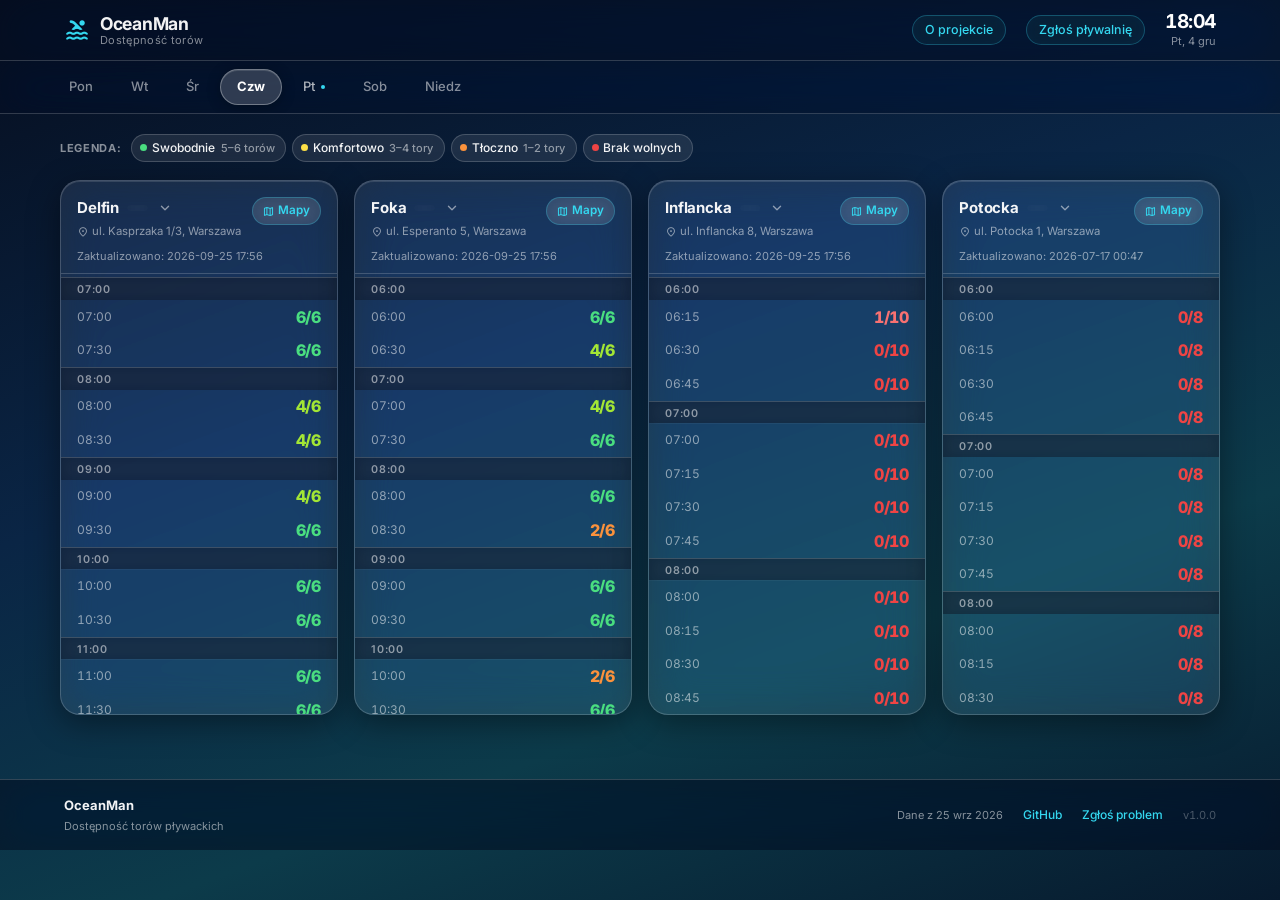
<file: docs/thursday.html>
<!DOCTYPE html>
<html lang="pl">
<head>
    <meta charset="UTF-8">
    <meta name="viewport" content="width=device-width, initial-scale=1.0">
    <title>OceanMan — Dostępność torów pływackich</title>
    <meta name="description" content="Sprawdź dostępność torów pływackich — Delfin, Foka, Inflancka, Potocka.">
    <meta name="theme-color" content="#0A2545">

    <!-- Favicon -->
    <link rel="icon" type="image/svg+xml" href="static/favicon.svg">

    <!-- PWA -->
    <link rel="manifest" href="manifest.webmanifest">
    <meta name="apple-mobile-web-app-capable" content="yes">
    <meta name="apple-mobile-web-app-status-bar-style" content="black-translucent">
    <meta name="apple-mobile-web-app-title" content="OceanMan">

    <!-- Open Graph -->
    <meta property="og:type" content="website">
    <meta property="og:site_name" content="OceanMan">
    <meta property="og:title" content="OceanMan — Dostępność torów pływackich">
    <meta property="og:description" content="Sprawdź dostępność torów pływackich — Delfin, Foka, Inflancka, Potocka.">
    <meta property="og:url" content="https://hgawryluk.github.io/OceanMan/">
    <meta property="og:locale" content="pl_PL">

    <!-- Twitter Card -->
    <meta name="twitter:card" content="summary">
    <meta name="twitter:title" content="OceanMan — Dostępność torów pływackich">
    <meta name="twitter:description" content="Sprawdź dostępność torów pływackich — Delfin, Foka, Inflancka, Potocka.">

    <!-- Canonical -->
    <link rel="canonical" href="https://hgawryluk.github.io/OceanMan/">

    <link rel="preconnect" href="https://fonts.googleapis.com">
    <link rel="preconnect" href="https://fonts.gstatic.com" crossorigin>
    <link href="https://fonts.googleapis.com/css2?family=Inter:wght@400;500;600;700;800&display=swap" rel="stylesheet">
    <link href="https://fonts.googleapis.com/css2?family=Material+Symbols+Rounded:opsz,wght,FILL,GRAD@24,400,1,0" rel="stylesheet">
    <link rel="stylesheet" href="static/style.css">
</head>
<body>

<header class="app-bar">
    <div class="app-bar__inner">
        <a href="index.html" class="app-bar__brand">
            <span class="material-symbols-rounded app-bar__logo">pool</span>
            <div class="app-bar__brand-text">
                <span class="app-bar__title">OceanMan</span>
                <span class="app-bar__subtitle">Dostępność torów</span>
            </div>
        </a>
        <div class="app-bar__right">
            <a href="about.html" class="app-bar__nav-link">O projekcie</a>
            <a href="suggest.html" class="app-bar__nav-link">Zgłoś pływalnię</a>
            <div class="app-bar__clock">
                <span class="clock" id="clock">18:38</span>
                <span class="date">Pt, 25 wrz</span>
            </div>
        </div>
    </div>
</header>

<nav class="day-nav">
    <div class="day-nav__inner">
        
        <a href="monday.html"
           class="day-tab"
           data-day-key="monday">
            Pon
        </a>
        
        <a href="tuesday.html"
           class="day-tab"
           data-day-key="tuesday">
            Wt
        </a>
        
        <a href="wednesday.html"
           class="day-tab"
           data-day-key="wednesday">
            Śr
        </a>
        
        <a href="thursday.html"
           class="day-tab day-tab--active"
           data-day-key="thursday">
            Czw
        </a>
        
        <a href="index.html"
           class="day-tab"
           data-day-key="friday">
            Pt
        </a>
        
        <a href="saturday.html"
           class="day-tab"
           data-day-key="saturday">
            Sob
        </a>
        
        <a href="sunday.html"
           class="day-tab"
           data-day-key="sunday">
            Niedz
        </a>
        
    </div>
</nav>

<main data-day="thursday">
    <div class="container">

        
        <div class="legend">
            <span class="legend__title">Legenda:</span>
            <div class="legend__chips">
                <span class="legend-chip">
                    <span class="legend-chip__dot legend-chip__dot--free"></span>
                    Swobodnie
                    <span class="legend-chip__hint">5–6 torów</span>
                </span>
                <span class="legend-chip">
                    <span class="legend-chip__dot legend-chip__dot--ok"></span>
                    Komfortowo
                    <span class="legend-chip__hint">3–4 tory</span>
                </span>
                <span class="legend-chip">
                    <span class="legend-chip__dot legend-chip__dot--busy"></span>
                    Tłoczno
                    <span class="legend-chip__hint">1–2 tory</span>
                </span>
                <span class="legend-chip">
                    <span class="legend-chip__dot legend-chip__dot--full"></span>
                    Brak wolnych
                </span>
            </div>
        </div>

        
        
        <section class="summary-card" id="summary-card" hidden>
            <div class="summary-card__header">
                <span class="material-symbols-rounded summary-card__icon">water</span>
                <span class="summary-card__title">Teraz dostępne tory</span>
            </div>
            <div class="summary-card__items" id="summary-items">
                
            </div>
        </section>

        
        <div class="pools-grid">
            
            <section class="pool-card" data-pool-key="delfin" data-pool-name="Delfin">

                <div class="pool-card__header" role="button" aria-expanded="true" aria-controls="slots-delfin">
                    <div class="pool-card__info">
                        <div class="pool-card__name-row">
                            <h2 class="pool-card__name">Delfin</h2>
                            <span class="lane-badge lane-badge--hero "
                                  id="hero-delfin"
                                  hidden></span>
                            <span class="material-symbols-rounded pool-card__chevron">expand_more</span>
                        </div>
                        <div class="pool-card__address">
                            <span class="material-symbols-rounded pool-card__addr-icon">location_on</span>
                            <span class="pool-card__address-text">ul. Kasprzaka 1/3, Warszawa</span>
                        </div>
                    </div>
                    <a href="https://maps.google.com/?q=Pływalnia+Delfin+Kasprzaka+Warszawa" target="_blank" rel="noopener" class="maps-btn" aria-label="Otwórz w Mapach Google">
                        <span class="material-symbols-rounded">map</span>
                        Mapy
                    </a>
                </div>

                
                <div class="pool-card__meta">
                    Zaktualizowano: 2026-09-25 17:56
                </div>
                

                <div class="slots-container" id="slots-delfin">
                    
                    <div class="slots-list">
                        
                        
                        
                        
                        <div class="hour-divider">07:00</div>
                        
                        
                        <div class="slot-row"
                             data-start="07:00"
                             data-end="07:30"
                             data-free="6"
                             data-total="6"
                             data-css="level-6"
                             >
                            <span class="slot-time">07:00</span>
                            
                            <span class="slot-lanes level-6">6/6</span>
                        </div>
                        
                        
                        
                        <div class="slot-row"
                             data-start="07:30"
                             data-end="08:00"
                             data-free="6"
                             data-total="6"
                             data-css="level-6"
                             >
                            <span class="slot-time">07:30</span>
                            
                            <span class="slot-lanes level-6">6/6</span>
                        </div>
                        
                        
                        
                        <div class="hour-divider">08:00</div>
                        
                        
                        <div class="slot-row"
                             data-start="08:00"
                             data-end="08:30"
                             data-free="4"
                             data-total="6"
                             data-css="level-4"
                             >
                            <span class="slot-time">08:00</span>
                            
                            <span class="slot-lanes level-4">4/6</span>
                        </div>
                        
                        
                        
                        <div class="slot-row"
                             data-start="08:30"
                             data-end="09:00"
                             data-free="4"
                             data-total="6"
                             data-css="level-4"
                             >
                            <span class="slot-time">08:30</span>
                            
                            <span class="slot-lanes level-4">4/6</span>
                        </div>
                        
                        
                        
                        <div class="hour-divider">09:00</div>
                        
                        
                        <div class="slot-row"
                             data-start="09:00"
                             data-end="09:30"
                             data-free="4"
                             data-total="6"
                             data-css="level-4"
                             >
                            <span class="slot-time">09:00</span>
                            
                            <span class="slot-lanes level-4">4/6</span>
                        </div>
                        
                        
                        
                        <div class="slot-row"
                             data-start="09:30"
                             data-end="10:00"
                             data-free="6"
                             data-total="6"
                             data-css="level-6"
                             >
                            <span class="slot-time">09:30</span>
                            
                            <span class="slot-lanes level-6">6/6</span>
                        </div>
                        
                        
                        
                        <div class="hour-divider">10:00</div>
                        
                        
                        <div class="slot-row"
                             data-start="10:00"
                             data-end="10:30"
                             data-free="6"
                             data-total="6"
                             data-css="level-6"
                             >
                            <span class="slot-time">10:00</span>
                            
                            <span class="slot-lanes level-6">6/6</span>
                        </div>
                        
                        
                        
                        <div class="slot-row"
                             data-start="10:30"
                             data-end="11:00"
                             data-free="6"
                             data-total="6"
                             data-css="level-6"
                             >
                            <span class="slot-time">10:30</span>
                            
                            <span class="slot-lanes level-6">6/6</span>
                        </div>
                        
                        
                        
                        <div class="hour-divider">11:00</div>
                        
                        
                        <div class="slot-row"
                             data-start="11:00"
                             data-end="11:30"
                             data-free="6"
                             data-total="6"
                             data-css="level-6"
                             >
                            <span class="slot-time">11:00</span>
                            
                            <span class="slot-lanes level-6">6/6</span>
                        </div>
                        
                        
                        
                        <div class="slot-row"
                             data-start="11:30"
                             data-end="12:00"
                             data-free="6"
                             data-total="6"
                             data-css="level-6"
                             >
                            <span class="slot-time">11:30</span>
                            
                            <span class="slot-lanes level-6">6/6</span>
                        </div>
                        
                        
                        
                        <div class="hour-divider">12:00</div>
                        
                        
                        <div class="slot-row"
                             data-start="12:00"
                             data-end="12:30"
                             data-free="2"
                             data-total="6"
                             data-css="level-2"
                             >
                            <span class="slot-time">12:00</span>
                            
                            <span class="slot-lanes level-2">2/6</span>
                        </div>
                        
                        
                        
                        <div class="slot-row"
                             data-start="12:30"
                             data-end="13:00"
                             data-free="2"
                             data-total="6"
                             data-css="level-2"
                             >
                            <span class="slot-time">12:30</span>
                            
                            <span class="slot-lanes level-2">2/6</span>
                        </div>
                        
                        
                        
                        <div class="hour-divider">13:00</div>
                        
                        
                        <div class="slot-row"
                             data-start="13:00"
                             data-end="13:30"
                             data-free="2"
                             data-total="6"
                             data-css="level-2"
                             >
                            <span class="slot-time">13:00</span>
                            
                            <span class="slot-lanes level-2">2/6</span>
                        </div>
                        
                        
                        
                        <div class="slot-row"
                             data-start="13:30"
                             data-end="14:00"
                             data-free="2"
                             data-total="6"
                             data-css="level-2"
                             >
                            <span class="slot-time">13:30</span>
                            
                            <span class="slot-lanes level-2">2/6</span>
                        </div>
                        
                        
                        
                        <div class="hour-divider">14:00</div>
                        
                        
                        <div class="slot-row"
                             data-start="14:00"
                             data-end="14:30"
                             data-free="3"
                             data-total="6"
                             data-css="level-3"
                             >
                            <span class="slot-time">14:00</span>
                            
                            <span class="slot-lanes level-3">3/6</span>
                        </div>
                        
                        
                        
                        <div class="slot-row"
                             data-start="14:30"
                             data-end="15:00"
                             data-free="3"
                             data-total="6"
                             data-css="level-3"
                             >
                            <span class="slot-time">14:30</span>
                            
                            <span class="slot-lanes level-3">3/6</span>
                        </div>
                        
                        
                        
                        <div class="hour-divider">15:00</div>
                        
                        
                        <div class="slot-row"
                             data-start="15:00"
                             data-end="15:30"
                             data-free="2"
                             data-total="6"
                             data-css="level-2"
                             >
                            <span class="slot-time">15:00</span>
                            
                            <span class="slot-lanes level-2">2/6</span>
                        </div>
                        
                        
                        
                        <div class="slot-row"
                             data-start="15:30"
                             data-end="16:00"
                             data-free="2"
                             data-total="6"
                             data-css="level-2"
                             >
                            <span class="slot-time">15:30</span>
                            
                            <span class="slot-lanes level-2">2/6</span>
                        </div>
                        
                        
                        
                        <div class="hour-divider">16:00</div>
                        
                        
                        <div class="slot-row"
                             data-start="16:00"
                             data-end="16:30"
                             data-free="4"
                             data-total="6"
                             data-css="level-4"
                             >
                            <span class="slot-time">16:00</span>
                            
                            <span class="slot-lanes level-4">4/6</span>
                        </div>
                        
                        
                        
                        <div class="slot-row"
                             data-start="16:30"
                             data-end="17:00"
                             data-free="4"
                             data-total="6"
                             data-css="level-4"
                             >
                            <span class="slot-time">16:30</span>
                            
                            <span class="slot-lanes level-4">4/6</span>
                        </div>
                        
                        
                        
                        <div class="hour-divider">17:00</div>
                        
                        
                        <div class="slot-row"
                             data-start="17:00"
                             data-end="17:30"
                             data-free="2"
                             data-total="6"
                             data-css="level-2"
                             >
                            <span class="slot-time">17:00</span>
                            
                            <span class="slot-lanes level-2">2/6</span>
                        </div>
                        
                        
                        
                        <div class="slot-row"
                             data-start="17:30"
                             data-end="18:00"
                             data-free="2"
                             data-total="6"
                             data-css="level-2"
                             >
                            <span class="slot-time">17:30</span>
                            
                            <span class="slot-lanes level-2">2/6</span>
                        </div>
                        
                        
                        
                        <div class="hour-divider">18:00</div>
                        
                        
                        <div class="slot-row"
                             data-start="18:00"
                             data-end="18:30"
                             data-free="2"
                             data-total="6"
                             data-css="level-2"
                             >
                            <span class="slot-time">18:00</span>
                            
                            <span class="slot-lanes level-2">2/6</span>
                        </div>
                        
                        
                        
                        <div class="slot-row"
                             data-start="18:30"
                             data-end="19:00"
                             data-free="2"
                             data-total="6"
                             data-css="level-2"
                             >
                            <span class="slot-time">18:30</span>
                            
                            <span class="slot-lanes level-2">2/6</span>
                        </div>
                        
                        
                        
                        <div class="hour-divider">19:00</div>
                        
                        
                        <div class="slot-row"
                             data-start="19:00"
                             data-end="19:30"
                             data-free="2"
                             data-total="6"
                             data-css="level-2"
                             >
                            <span class="slot-time">19:00</span>
                            
                            <span class="slot-lanes level-2">2/6</span>
                        </div>
                        
                        
                        
                        <div class="slot-row"
                             data-start="19:30"
                             data-end="20:00"
                             data-free="2"
                             data-total="6"
                             data-css="level-2"
                             >
                            <span class="slot-time">19:30</span>
                            
                            <span class="slot-lanes level-2">2/6</span>
                        </div>
                        
                        
                        
                        <div class="hour-divider">20:00</div>
                        
                        
                        <div class="slot-row"
                             data-start="20:00"
                             data-end="20:30"
                             data-free="3"
                             data-total="6"
                             data-css="level-3"
                             >
                            <span class="slot-time">20:00</span>
                            
                            <span class="slot-lanes level-3">3/6</span>
                        </div>
                        
                        
                        
                        <div class="slot-row"
                             data-start="20:30"
                             data-end="21:00"
                             data-free="4"
                             data-total="6"
                             data-css="level-4"
                             >
                            <span class="slot-time">20:30</span>
                            
                            <span class="slot-lanes level-4">4/6</span>
                        </div>
                        
                        
                        
                        <div class="hour-divider">21:00</div>
                        
                        
                        <div class="slot-row"
                             data-start="21:00"
                             data-end="21:30"
                             data-free="6"
                             data-total="6"
                             data-css="level-6"
                             >
                            <span class="slot-time">21:00</span>
                            
                            <span class="slot-lanes level-6">6/6</span>
                        </div>
                        
                        
                        
                        <div class="slot-row"
                             data-start="21:30"
                             data-end="22:00"
                             data-free="6"
                             data-total="6"
                             data-css="level-6"
                             >
                            <span class="slot-time">21:30</span>
                            
                            <span class="slot-lanes level-6">6/6</span>
                        </div>
                        
                    </div>

                    
                </div>

            </section>
            
            <section class="pool-card" data-pool-key="foka" data-pool-name="Foka">

                <div class="pool-card__header" role="button" aria-expanded="true" aria-controls="slots-foka">
                    <div class="pool-card__info">
                        <div class="pool-card__name-row">
                            <h2 class="pool-card__name">Foka</h2>
                            <span class="lane-badge lane-badge--hero "
                                  id="hero-foka"
                                  hidden></span>
                            <span class="material-symbols-rounded pool-card__chevron">expand_more</span>
                        </div>
                        <div class="pool-card__address">
                            <span class="material-symbols-rounded pool-card__addr-icon">location_on</span>
                            <span class="pool-card__address-text">ul. Esperanto 5, Warszawa</span>
                        </div>
                    </div>
                    <a href="https://maps.google.com/?q=Pływalnia+Foka+Esperanto+Warszawa" target="_blank" rel="noopener" class="maps-btn" aria-label="Otwórz w Mapach Google">
                        <span class="material-symbols-rounded">map</span>
                        Mapy
                    </a>
                </div>

                
                <div class="pool-card__meta">
                    Zaktualizowano: 2026-09-25 17:56
                </div>
                

                <div class="slots-container" id="slots-foka">
                    
                    <div class="slots-list">
                        
                        
                        
                        
                        <div class="hour-divider">06:00</div>
                        
                        
                        <div class="slot-row"
                             data-start="06:00"
                             data-end="06:30"
                             data-free="6"
                             data-total="6"
                             data-css="level-6"
                             >
                            <span class="slot-time">06:00</span>
                            
                            <span class="slot-lanes level-6">6/6</span>
                        </div>
                        
                        
                        
                        <div class="slot-row"
                             data-start="06:30"
                             data-end="07:00"
                             data-free="4"
                             data-total="6"
                             data-css="level-4"
                             >
                            <span class="slot-time">06:30</span>
                            
                            <span class="slot-lanes level-4">4/6</span>
                        </div>
                        
                        
                        
                        <div class="hour-divider">07:00</div>
                        
                        
                        <div class="slot-row"
                             data-start="07:00"
                             data-end="07:30"
                             data-free="4"
                             data-total="6"
                             data-css="level-4"
                             >
                            <span class="slot-time">07:00</span>
                            
                            <span class="slot-lanes level-4">4/6</span>
                        </div>
                        
                        
                        
                        <div class="slot-row"
                             data-start="07:30"
                             data-end="08:00"
                             data-free="6"
                             data-total="6"
                             data-css="level-6"
                             >
                            <span class="slot-time">07:30</span>
                            
                            <span class="slot-lanes level-6">6/6</span>
                        </div>
                        
                        
                        
                        <div class="hour-divider">08:00</div>
                        
                        
                        <div class="slot-row"
                             data-start="08:00"
                             data-end="08:30"
                             data-free="6"
                             data-total="6"
                             data-css="level-6"
                             >
                            <span class="slot-time">08:00</span>
                            
                            <span class="slot-lanes level-6">6/6</span>
                        </div>
                        
                        
                        
                        <div class="slot-row"
                             data-start="08:30"
                             data-end="09:00"
                             data-free="2"
                             data-total="6"
                             data-css="level-2"
                             >
                            <span class="slot-time">08:30</span>
                            
                            <span class="slot-lanes level-2">2/6</span>
                        </div>
                        
                        
                        
                        <div class="hour-divider">09:00</div>
                        
                        
                        <div class="slot-row"
                             data-start="09:00"
                             data-end="09:30"
                             data-free="6"
                             data-total="6"
                             data-css="level-6"
                             >
                            <span class="slot-time">09:00</span>
                            
                            <span class="slot-lanes level-6">6/6</span>
                        </div>
                        
                        
                        
                        <div class="slot-row"
                             data-start="09:30"
                             data-end="10:00"
                             data-free="6"
                             data-total="6"
                             data-css="level-6"
                             >
                            <span class="slot-time">09:30</span>
                            
                            <span class="slot-lanes level-6">6/6</span>
                        </div>
                        
                        
                        
                        <div class="hour-divider">10:00</div>
                        
                        
                        <div class="slot-row"
                             data-start="10:00"
                             data-end="10:30"
                             data-free="2"
                             data-total="6"
                             data-css="level-2"
                             >
                            <span class="slot-time">10:00</span>
                            
                            <span class="slot-lanes level-2">2/6</span>
                        </div>
                        
                        
                        
                        <div class="slot-row"
                             data-start="10:30"
                             data-end="11:00"
                             data-free="6"
                             data-total="6"
                             data-css="level-6"
                             >
                            <span class="slot-time">10:30</span>
                            
                            <span class="slot-lanes level-6">6/6</span>
                        </div>
                        
                        
                        
                        <div class="hour-divider">11:00</div>
                        
                        
                        <div class="slot-row"
                             data-start="11:00"
                             data-end="11:30"
                             data-free="2"
                             data-total="6"
                             data-css="level-2"
                             >
                            <span class="slot-time">11:00</span>
                            
                            <span class="slot-lanes level-2">2/6</span>
                        </div>
                        
                        
                        
                        <div class="slot-row"
                             data-start="11:30"
                             data-end="12:00"
                             data-free="2"
                             data-total="6"
                             data-css="level-2"
                             >
                            <span class="slot-time">11:30</span>
                            
                            <span class="slot-lanes level-2">2/6</span>
                        </div>
                        
                        
                        
                        <div class="hour-divider">12:00</div>
                        
                        
                        <div class="slot-row"
                             data-start="12:00"
                             data-end="12:30"
                             data-free="6"
                             data-total="6"
                             data-css="level-6"
                             >
                            <span class="slot-time">12:00</span>
                            
                            <span class="slot-lanes level-6">6/6</span>
                        </div>
                        
                        
                        
                        <div class="slot-row"
                             data-start="12:30"
                             data-end="13:00"
                             data-free="6"
                             data-total="6"
                             data-css="level-6"
                             >
                            <span class="slot-time">12:30</span>
                            
                            <span class="slot-lanes level-6">6/6</span>
                        </div>
                        
                        
                        
                        <div class="hour-divider">13:00</div>
                        
                        
                        <div class="slot-row"
                             data-start="13:00"
                             data-end="13:30"
                             data-free="6"
                             data-total="6"
                             data-css="level-6"
                             >
                            <span class="slot-time">13:00</span>
                            
                            <span class="slot-lanes level-6">6/6</span>
                        </div>
                        
                        
                        
                        <div class="slot-row"
                             data-start="13:30"
                             data-end="14:00"
                             data-free="6"
                             data-total="6"
                             data-css="level-6"
                             >
                            <span class="slot-time">13:30</span>
                            
                            <span class="slot-lanes level-6">6/6</span>
                        </div>
                        
                        
                        
                        <div class="hour-divider">14:00</div>
                        
                        
                        <div class="slot-row"
                             data-start="14:00"
                             data-end="14:30"
                             data-free="4"
                             data-total="6"
                             data-css="level-4"
                             >
                            <span class="slot-time">14:00</span>
                            
                            <span class="slot-lanes level-4">4/6</span>
                        </div>
                        
                        
                        
                        <div class="slot-row"
                             data-start="14:30"
                             data-end="15:00"
                             data-free="4"
                             data-total="6"
                             data-css="level-4"
                             >
                            <span class="slot-time">14:30</span>
                            
                            <span class="slot-lanes level-4">4/6</span>
                        </div>
                        
                        
                        
                        <div class="hour-divider">15:00</div>
                        
                        
                        <div class="slot-row"
                             data-start="15:00"
                             data-end="15:30"
                             data-free="6"
                             data-total="6"
                             data-css="level-6"
                             >
                            <span class="slot-time">15:00</span>
                            
                            <span class="slot-lanes level-6">6/6</span>
                        </div>
                        
                        
                        
                        <div class="slot-row"
                             data-start="15:30"
                             data-end="16:00"
                             data-free="6"
                             data-total="6"
                             data-css="level-6"
                             >
                            <span class="slot-time">15:30</span>
                            
                            <span class="slot-lanes level-6">6/6</span>
                        </div>
                        
                        
                        
                        <div class="hour-divider">16:00</div>
                        
                        
                        <div class="slot-row"
                             data-start="16:00"
                             data-end="16:30"
                             data-free="6"
                             data-total="6"
                             data-css="level-6"
                             >
                            <span class="slot-time">16:00</span>
                            
                            <span class="slot-lanes level-6">6/6</span>
                        </div>
                        
                        
                        
                        <div class="slot-row"
                             data-start="16:30"
                             data-end="17:00"
                             data-free="4"
                             data-total="6"
                             data-css="level-4"
                             >
                            <span class="slot-time">16:30</span>
                            
                            <span class="slot-lanes level-4">4/6</span>
                        </div>
                        
                        
                        
                        <div class="hour-divider">17:00</div>
                        
                        
                        <div class="slot-row"
                             data-start="17:00"
                             data-end="17:30"
                             data-free="2"
                             data-total="6"
                             data-css="level-2"
                             >
                            <span class="slot-time">17:00</span>
                            
                            <span class="slot-lanes level-2">2/6</span>
                        </div>
                        
                        
                        
                        <div class="slot-row"
                             data-start="17:30"
                             data-end="18:00"
                             data-free="3"
                             data-total="6"
                             data-css="level-3"
                             >
                            <span class="slot-time">17:30</span>
                            
                            <span class="slot-lanes level-3">3/6</span>
                        </div>
                        
                        
                        
                        <div class="hour-divider">18:00</div>
                        
                        
                        <div class="slot-row"
                             data-start="18:00"
                             data-end="18:30"
                             data-free="3"
                             data-total="6"
                             data-css="level-3"
                             >
                            <span class="slot-time">18:00</span>
                            
                            <span class="slot-lanes level-3">3/6</span>
                        </div>
                        
                        
                        
                        <div class="slot-row"
                             data-start="18:30"
                             data-end="19:00"
                             data-free="3"
                             data-total="6"
                             data-css="level-3"
                             >
                            <span class="slot-time">18:30</span>
                            
                            <span class="slot-lanes level-3">3/6</span>
                        </div>
                        
                        
                        
                        <div class="hour-divider">19:00</div>
                        
                        
                        <div class="slot-row"
                             data-start="19:00"
                             data-end="19:30"
                             data-free="3"
                             data-total="6"
                             data-css="level-3"
                             >
                            <span class="slot-time">19:00</span>
                            
                            <span class="slot-lanes level-3">3/6</span>
                        </div>
                        
                        
                        
                        <div class="slot-row"
                             data-start="19:30"
                             data-end="20:00"
                             data-free="3"
                             data-total="6"
                             data-css="level-3"
                             >
                            <span class="slot-time">19:30</span>
                            
                            <span class="slot-lanes level-3">3/6</span>
                        </div>
                        
                        
                        
                        <div class="hour-divider">20:00</div>
                        
                        
                        <div class="slot-row"
                             data-start="20:00"
                             data-end="20:30"
                             data-free="3"
                             data-total="6"
                             data-css="level-3"
                             >
                            <span class="slot-time">20:00</span>
                            
                            <span class="slot-lanes level-3">3/6</span>
                        </div>
                        
                        
                        
                        <div class="slot-row"
                             data-start="20:30"
                             data-end="21:00"
                             data-free="4"
                             data-total="6"
                             data-css="level-4"
                             >
                            <span class="slot-time">20:30</span>
                            
                            <span class="slot-lanes level-4">4/6</span>
                        </div>
                        
                        
                        
                        <div class="hour-divider">21:00</div>
                        
                        
                        <div class="slot-row"
                             data-start="21:00"
                             data-end="21:30"
                             data-free="6"
                             data-total="6"
                             data-css="level-6"
                             >
                            <span class="slot-time">21:00</span>
                            
                            <span class="slot-lanes level-6">6/6</span>
                        </div>
                        
                        
                        
                        <div class="slot-row"
                             data-start="21:30"
                             data-end="22:00"
                             data-free="6"
                             data-total="6"
                             data-css="level-6"
                             >
                            <span class="slot-time">21:30</span>
                            
                            <span class="slot-lanes level-6">6/6</span>
                        </div>
                        
                    </div>

                    
                </div>

            </section>
            
            <section class="pool-card" data-pool-key="inflancka" data-pool-name="Inflancka">

                <div class="pool-card__header" role="button" aria-expanded="true" aria-controls="slots-inflancka">
                    <div class="pool-card__info">
                        <div class="pool-card__name-row">
                            <h2 class="pool-card__name">Inflancka</h2>
                            <span class="lane-badge lane-badge--hero "
                                  id="hero-inflancka"
                                  hidden></span>
                            <span class="material-symbols-rounded pool-card__chevron">expand_more</span>
                        </div>
                        <div class="pool-card__address">
                            <span class="material-symbols-rounded pool-card__addr-icon">location_on</span>
                            <span class="pool-card__address-text">ul. Inflancka 8, Warszawa</span>
                        </div>
                    </div>
                    <a href="https://maps.google.com/?q=Ośrodek+Inflancka+Warszawa" target="_blank" rel="noopener" class="maps-btn" aria-label="Otwórz w Mapach Google">
                        <span class="material-symbols-rounded">map</span>
                        Mapy
                    </a>
                </div>

                
                <div class="pool-card__meta">
                    Zaktualizowano: 2026-09-25 17:56
                </div>
                

                <div class="slots-container" id="slots-inflancka">
                    
                    <div class="slots-list">
                        
                        
                        
                        
                        <div class="hour-divider">06:00</div>
                        
                        
                        <div class="slot-row"
                             data-start="06:15"
                             data-end="06:30"
                             data-free="1"
                             data-total="10"
                             data-css="level-1"
                             >
                            <span class="slot-time">06:15</span>
                            
                            <span class="slot-lanes level-1">1/10</span>
                        </div>
                        
                        
                        
                        <div class="slot-row"
                             data-start="06:30"
                             data-end="06:45"
                             data-free="0"
                             data-total="10"
                             data-css="level-0"
                             >
                            <span class="slot-time">06:30</span>
                            
                            <span class="slot-lanes level-0">0/10</span>
                        </div>
                        
                        
                        
                        <div class="slot-row"
                             data-start="06:45"
                             data-end="07:00"
                             data-free="0"
                             data-total="10"
                             data-css="level-0"
                             >
                            <span class="slot-time">06:45</span>
                            
                            <span class="slot-lanes level-0">0/10</span>
                        </div>
                        
                        
                        
                        <div class="hour-divider">07:00</div>
                        
                        
                        <div class="slot-row"
                             data-start="07:00"
                             data-end="07:15"
                             data-free="0"
                             data-total="10"
                             data-css="level-0"
                             >
                            <span class="slot-time">07:00</span>
                            
                            <span class="slot-lanes level-0">0/10</span>
                        </div>
                        
                        
                        
                        <div class="slot-row"
                             data-start="07:15"
                             data-end="07:30"
                             data-free="0"
                             data-total="10"
                             data-css="level-0"
                             >
                            <span class="slot-time">07:15</span>
                            
                            <span class="slot-lanes level-0">0/10</span>
                        </div>
                        
                        
                        
                        <div class="slot-row"
                             data-start="07:30"
                             data-end="07:45"
                             data-free="0"
                             data-total="10"
                             data-css="level-0"
                             >
                            <span class="slot-time">07:30</span>
                            
                            <span class="slot-lanes level-0">0/10</span>
                        </div>
                        
                        
                        
                        <div class="slot-row"
                             data-start="07:45"
                             data-end="08:00"
                             data-free="0"
                             data-total="10"
                             data-css="level-0"
                             >
                            <span class="slot-time">07:45</span>
                            
                            <span class="slot-lanes level-0">0/10</span>
                        </div>
                        
                        
                        
                        <div class="hour-divider">08:00</div>
                        
                        
                        <div class="slot-row"
                             data-start="08:00"
                             data-end="08:15"
                             data-free="0"
                             data-total="10"
                             data-css="level-0"
                             >
                            <span class="slot-time">08:00</span>
                            
                            <span class="slot-lanes level-0">0/10</span>
                        </div>
                        
                        
                        
                        <div class="slot-row"
                             data-start="08:15"
                             data-end="08:30"
                             data-free="0"
                             data-total="10"
                             data-css="level-0"
                             >
                            <span class="slot-time">08:15</span>
                            
                            <span class="slot-lanes level-0">0/10</span>
                        </div>
                        
                        
                        
                        <div class="slot-row"
                             data-start="08:30"
                             data-end="08:45"
                             data-free="0"
                             data-total="10"
                             data-css="level-0"
                             >
                            <span class="slot-time">08:30</span>
                            
                            <span class="slot-lanes level-0">0/10</span>
                        </div>
                        
                        
                        
                        <div class="slot-row"
                             data-start="08:45"
                             data-end="09:00"
                             data-free="0"
                             data-total="10"
                             data-css="level-0"
                             >
                            <span class="slot-time">08:45</span>
                            
                            <span class="slot-lanes level-0">0/10</span>
                        </div>
                        
                        
                        
                        <div class="hour-divider">09:00</div>
                        
                        
                        <div class="slot-row"
                             data-start="09:00"
                             data-end="09:15"
                             data-free="2"
                             data-total="10"
                             data-css="level-2"
                             >
                            <span class="slot-time">09:00</span>
                            
                            <span class="slot-lanes level-2">2/10</span>
                        </div>
                        
                        
                        
                        <div class="slot-row"
                             data-start="09:15"
                             data-end="09:30"
                             data-free="0"
                             data-total="10"
                             data-css="level-0"
                             >
                            <span class="slot-time">09:15</span>
                            
                            <span class="slot-lanes level-0">0/10</span>
                        </div>
                        
                        
                        
                        <div class="slot-row"
                             data-start="09:30"
                             data-end="09:45"
                             data-free="2"
                             data-total="10"
                             data-css="level-2"
                             >
                            <span class="slot-time">09:30</span>
                            
                            <span class="slot-lanes level-2">2/10</span>
                        </div>
                        
                        
                        
                        <div class="slot-row"
                             data-start="09:45"
                             data-end="10:00"
                             data-free="2"
                             data-total="10"
                             data-css="level-2"
                             >
                            <span class="slot-time">09:45</span>
                            
                            <span class="slot-lanes level-2">2/10</span>
                        </div>
                        
                        
                        
                        <div class="hour-divider">10:00</div>
                        
                        
                        <div class="slot-row"
                             data-start="10:00"
                             data-end="10:15"
                             data-free="4"
                             data-total="10"
                             data-css="level-3"
                             >
                            <span class="slot-time">10:00</span>
                            
                            <span class="slot-lanes level-3">4/10</span>
                        </div>
                        
                        
                        
                        <div class="slot-row"
                             data-start="10:15"
                             data-end="10:30"
                             data-free="6"
                             data-total="10"
                             data-css="level-4"
                             >
                            <span class="slot-time">10:15</span>
                            
                            <span class="slot-lanes level-4">6/10</span>
                        </div>
                        
                        
                        
                        <div class="slot-row"
                             data-start="10:30"
                             data-end="10:45"
                             data-free="6"
                             data-total="10"
                             data-css="level-4"
                             >
                            <span class="slot-time">10:30</span>
                            
                            <span class="slot-lanes level-4">6/10</span>
                        </div>
                        
                        
                        
                        <div class="slot-row"
                             data-start="10:45"
                             data-end="11:00"
                             data-free="6"
                             data-total="10"
                             data-css="level-4"
                             >
                            <span class="slot-time">10:45</span>
                            
                            <span class="slot-lanes level-4">6/10</span>
                        </div>
                        
                        
                        
                        <div class="hour-divider">11:00</div>
                        
                        
                        <div class="slot-row"
                             data-start="11:00"
                             data-end="11:15"
                             data-free="7"
                             data-total="10"
                             data-css="level-5"
                             >
                            <span class="slot-time">11:00</span>
                            
                            <span class="slot-lanes level-5">7/10</span>
                        </div>
                        
                        
                        
                        <div class="slot-row"
                             data-start="11:15"
                             data-end="11:30"
                             data-free="7"
                             data-total="10"
                             data-css="level-5"
                             >
                            <span class="slot-time">11:15</span>
                            
                            <span class="slot-lanes level-5">7/10</span>
                        </div>
                        
                        
                        
                        <div class="slot-row"
                             data-start="11:30"
                             data-end="11:45"
                             data-free="7"
                             data-total="10"
                             data-css="level-5"
                             >
                            <span class="slot-time">11:30</span>
                            
                            <span class="slot-lanes level-5">7/10</span>
                        </div>
                        
                        
                        
                        <div class="slot-row"
                             data-start="11:45"
                             data-end="12:00"
                             data-free="7"
                             data-total="10"
                             data-css="level-5"
                             >
                            <span class="slot-time">11:45</span>
                            
                            <span class="slot-lanes level-5">7/10</span>
                        </div>
                        
                        
                        
                        <div class="hour-divider">12:00</div>
                        
                        
                        <div class="slot-row"
                             data-start="12:00"
                             data-end="12:15"
                             data-free="5"
                             data-total="10"
                             data-css="level-3"
                             >
                            <span class="slot-time">12:00</span>
                            
                            <span class="slot-lanes level-3">5/10</span>
                        </div>
                        
                        
                        
                        <div class="slot-row"
                             data-start="12:15"
                             data-end="12:30"
                             data-free="5"
                             data-total="10"
                             data-css="level-3"
                             >
                            <span class="slot-time">12:15</span>
                            
                            <span class="slot-lanes level-3">5/10</span>
                        </div>
                        
                        
                        
                        <div class="slot-row"
                             data-start="12:30"
                             data-end="12:45"
                             data-free="5"
                             data-total="10"
                             data-css="level-3"
                             >
                            <span class="slot-time">12:30</span>
                            
                            <span class="slot-lanes level-3">5/10</span>
                        </div>
                        
                        
                        
                        <div class="slot-row"
                             data-start="12:45"
                             data-end="13:00"
                             data-free="3"
                             data-total="10"
                             data-css="level-2"
                             >
                            <span class="slot-time">12:45</span>
                            
                            <span class="slot-lanes level-2">3/10</span>
                        </div>
                        
                        
                        
                        <div class="hour-divider">13:00</div>
                        
                        
                        <div class="slot-row"
                             data-start="13:00"
                             data-end="13:15"
                             data-free="5"
                             data-total="10"
                             data-css="level-3"
                             >
                            <span class="slot-time">13:00</span>
                            
                            <span class="slot-lanes level-3">5/10</span>
                        </div>
                        
                        
                        
                        <div class="slot-row"
                             data-start="13:15"
                             data-end="13:30"
                             data-free="5"
                             data-total="10"
                             data-css="level-3"
                             >
                            <span class="slot-time">13:15</span>
                            
                            <span class="slot-lanes level-3">5/10</span>
                        </div>
                        
                        
                        
                        <div class="slot-row"
                             data-start="13:30"
                             data-end="13:45"
                             data-free="7"
                             data-total="10"
                             data-css="level-5"
                             >
                            <span class="slot-time">13:30</span>
                            
                            <span class="slot-lanes level-5">7/10</span>
                        </div>
                        
                        
                        
                        <div class="slot-row"
                             data-start="13:45"
                             data-end="14:00"
                             data-free="8"
                             data-total="10"
                             data-css="level-5"
                             >
                            <span class="slot-time">13:45</span>
                            
                            <span class="slot-lanes level-5">8/10</span>
                        </div>
                        
                        
                        
                        <div class="hour-divider">14:00</div>
                        
                        
                        <div class="slot-row"
                             data-start="14:00"
                             data-end="14:15"
                             data-free="1"
                             data-total="10"
                             data-css="level-1"
                             >
                            <span class="slot-time">14:00</span>
                            
                            <span class="slot-lanes level-1">1/10</span>
                        </div>
                        
                        
                        
                        <div class="slot-row"
                             data-start="14:15"
                             data-end="14:30"
                             data-free="1"
                             data-total="10"
                             data-css="level-1"
                             >
                            <span class="slot-time">14:15</span>
                            
                            <span class="slot-lanes level-1">1/10</span>
                        </div>
                        
                        
                        
                        <div class="slot-row"
                             data-start="14:30"
                             data-end="14:45"
                             data-free="1"
                             data-total="10"
                             data-css="level-1"
                             >
                            <span class="slot-time">14:30</span>
                            
                            <span class="slot-lanes level-1">1/10</span>
                        </div>
                        
                        
                        
                        <div class="slot-row"
                             data-start="14:45"
                             data-end="15:00"
                             data-free="1"
                             data-total="10"
                             data-css="level-1"
                             >
                            <span class="slot-time">14:45</span>
                            
                            <span class="slot-lanes level-1">1/10</span>
                        </div>
                        
                        
                        
                        <div class="hour-divider">15:00</div>
                        
                        
                        <div class="slot-row"
                             data-start="15:00"
                             data-end="15:15"
                             data-free="2"
                             data-total="10"
                             data-css="level-2"
                             >
                            <span class="slot-time">15:00</span>
                            
                            <span class="slot-lanes level-2">2/10</span>
                        </div>
                        
                        
                        
                        <div class="slot-row"
                             data-start="15:15"
                             data-end="15:30"
                             data-free="2"
                             data-total="10"
                             data-css="level-2"
                             >
                            <span class="slot-time">15:15</span>
                            
                            <span class="slot-lanes level-2">2/10</span>
                        </div>
                        
                        
                        
                        <div class="slot-row"
                             data-start="15:30"
                             data-end="15:45"
                             data-free="4"
                             data-total="10"
                             data-css="level-3"
                             >
                            <span class="slot-time">15:30</span>
                            
                            <span class="slot-lanes level-3">4/10</span>
                        </div>
                        
                        
                        
                        <div class="slot-row"
                             data-start="15:45"
                             data-end="16:00"
                             data-free="4"
                             data-total="10"
                             data-css="level-3"
                             >
                            <span class="slot-time">15:45</span>
                            
                            <span class="slot-lanes level-3">4/10</span>
                        </div>
                        
                        
                        
                        <div class="hour-divider">16:00</div>
                        
                        
                        <div class="slot-row"
                             data-start="16:00"
                             data-end="16:15"
                             data-free="1"
                             data-total="10"
                             data-css="level-1"
                             >
                            <span class="slot-time">16:00</span>
                            
                            <span class="slot-lanes level-1">1/10</span>
                        </div>
                        
                        
                        
                        <div class="slot-row"
                             data-start="16:15"
                             data-end="16:30"
                             data-free="1"
                             data-total="10"
                             data-css="level-1"
                             >
                            <span class="slot-time">16:15</span>
                            
                            <span class="slot-lanes level-1">1/10</span>
                        </div>
                        
                        
                        
                        <div class="slot-row"
                             data-start="16:30"
                             data-end="16:45"
                             data-free="0"
                             data-total="10"
                             data-css="level-0"
                             >
                            <span class="slot-time">16:30</span>
                            
                            <span class="slot-lanes level-0">0/10</span>
                        </div>
                        
                        
                        
                        <div class="slot-row"
                             data-start="16:45"
                             data-end="17:00"
                             data-free="0"
                             data-total="10"
                             data-css="level-0"
                             >
                            <span class="slot-time">16:45</span>
                            
                            <span class="slot-lanes level-0">0/10</span>
                        </div>
                        
                        
                        
                        <div class="hour-divider">17:00</div>
                        
                        
                        <div class="slot-row"
                             data-start="17:00"
                             data-end="17:15"
                             data-free="1"
                             data-total="10"
                             data-css="level-1"
                             >
                            <span class="slot-time">17:00</span>
                            
                            <span class="slot-lanes level-1">1/10</span>
                        </div>
                        
                        
                        
                        <div class="slot-row"
                             data-start="17:15"
                             data-end="17:30"
                             data-free="1"
                             data-total="10"
                             data-css="level-1"
                             >
                            <span class="slot-time">17:15</span>
                            
                            <span class="slot-lanes level-1">1/10</span>
                        </div>
                        
                        
                        
                        <div class="slot-row"
                             data-start="17:30"
                             data-end="17:45"
                             data-free="1"
                             data-total="10"
                             data-css="level-1"
                             >
                            <span class="slot-time">17:30</span>
                            
                            <span class="slot-lanes level-1">1/10</span>
                        </div>
                        
                        
                        
                        <div class="slot-row"
                             data-start="17:45"
                             data-end="18:00"
                             data-free="1"
                             data-total="10"
                             data-css="level-1"
                             >
                            <span class="slot-time">17:45</span>
                            
                            <span class="slot-lanes level-1">1/10</span>
                        </div>
                        
                        
                        
                        <div class="hour-divider">18:00</div>
                        
                        
                        <div class="slot-row"
                             data-start="18:00"
                             data-end="18:15"
                             data-free="2"
                             data-total="10"
                             data-css="level-2"
                             >
                            <span class="slot-time">18:00</span>
                            
                            <span class="slot-lanes level-2">2/10</span>
                        </div>
                        
                        
                        
                        <div class="slot-row"
                             data-start="18:15"
                             data-end="18:30"
                             data-free="2"
                             data-total="10"
                             data-css="level-2"
                             >
                            <span class="slot-time">18:15</span>
                            
                            <span class="slot-lanes level-2">2/10</span>
                        </div>
                        
                        
                        
                        <div class="slot-row"
                             data-start="18:30"
                             data-end="18:45"
                             data-free="0"
                             data-total="10"
                             data-css="level-0"
                             >
                            <span class="slot-time">18:30</span>
                            
                            <span class="slot-lanes level-0">0/10</span>
                        </div>
                        
                        
                        
                        <div class="slot-row"
                             data-start="18:45"
                             data-end="19:00"
                             data-free="0"
                             data-total="10"
                             data-css="level-0"
                             >
                            <span class="slot-time">18:45</span>
                            
                            <span class="slot-lanes level-0">0/10</span>
                        </div>
                        
                        
                        
                        <div class="hour-divider">19:00</div>
                        
                        
                        <div class="slot-row"
                             data-start="19:00"
                             data-end="19:15"
                             data-free="2"
                             data-total="10"
                             data-css="level-2"
                             >
                            <span class="slot-time">19:00</span>
                            
                            <span class="slot-lanes level-2">2/10</span>
                        </div>
                        
                        
                        
                        <div class="slot-row"
                             data-start="19:15"
                             data-end="19:30"
                             data-free="2"
                             data-total="10"
                             data-css="level-2"
                             >
                            <span class="slot-time">19:15</span>
                            
                            <span class="slot-lanes level-2">2/10</span>
                        </div>
                        
                        
                        
                        <div class="slot-row"
                             data-start="19:30"
                             data-end="19:45"
                             data-free="2"
                             data-total="10"
                             data-css="level-2"
                             >
                            <span class="slot-time">19:30</span>
                            
                            <span class="slot-lanes level-2">2/10</span>
                        </div>
                        
                        
                        
                        <div class="slot-row"
                             data-start="19:45"
                             data-end="20:00"
                             data-free="1"
                             data-total="10"
                             data-css="level-1"
                             >
                            <span class="slot-time">19:45</span>
                            
                            <span class="slot-lanes level-1">1/10</span>
                        </div>
                        
                        
                        
                        <div class="hour-divider">20:00</div>
                        
                        
                        <div class="slot-row"
                             data-start="20:00"
                             data-end="20:15"
                             data-free="1"
                             data-total="10"
                             data-css="level-1"
                             >
                            <span class="slot-time">20:00</span>
                            
                            <span class="slot-lanes level-1">1/10</span>
                        </div>
                        
                        
                        
                        <div class="slot-row"
                             data-start="20:15"
                             data-end="20:30"
                             data-free="1"
                             data-total="10"
                             data-css="level-1"
                             >
                            <span class="slot-time">20:15</span>
                            
                            <span class="slot-lanes level-1">1/10</span>
                        </div>
                        
                        
                        
                        <div class="slot-row"
                             data-start="20:30"
                             data-end="20:45"
                             data-free="2"
                             data-total="10"
                             data-css="level-2"
                             >
                            <span class="slot-time">20:30</span>
                            
                            <span class="slot-lanes level-2">2/10</span>
                        </div>
                        
                        
                        
                        <div class="slot-row"
                             data-start="20:45"
                             data-end="21:00"
                             data-free="2"
                             data-total="10"
                             data-css="level-2"
                             >
                            <span class="slot-time">20:45</span>
                            
                            <span class="slot-lanes level-2">2/10</span>
                        </div>
                        
                        
                        
                        <div class="hour-divider">21:00</div>
                        
                        
                        <div class="slot-row"
                             data-start="21:00"
                             data-end="21:15"
                             data-free="5"
                             data-total="10"
                             data-css="level-3"
                             >
                            <span class="slot-time">21:00</span>
                            
                            <span class="slot-lanes level-3">5/10</span>
                        </div>
                        
                        
                        
                        <div class="slot-row"
                             data-start="21:15"
                             data-end="21:30"
                             data-free="5"
                             data-total="10"
                             data-css="level-3"
                             >
                            <span class="slot-time">21:15</span>
                            
                            <span class="slot-lanes level-3">5/10</span>
                        </div>
                        
                    </div>

                    
                </div>

            </section>
            
            <section class="pool-card" data-pool-key="potocka" data-pool-name="Potocka">

                <div class="pool-card__header" role="button" aria-expanded="true" aria-controls="slots-potocka">
                    <div class="pool-card__info">
                        <div class="pool-card__name-row">
                            <h2 class="pool-card__name">Potocka</h2>
                            <span class="lane-badge lane-badge--hero "
                                  id="hero-potocka"
                                  hidden></span>
                            <span class="material-symbols-rounded pool-card__chevron">expand_more</span>
                        </div>
                        <div class="pool-card__address">
                            <span class="material-symbols-rounded pool-card__addr-icon">location_on</span>
                            <span class="pool-card__address-text">ul. Potocka 1, Warszawa</span>
                        </div>
                    </div>
                    <a href="https://maps.google.com/?q=Pływalnia+Potocka+Warszawa" target="_blank" rel="noopener" class="maps-btn" aria-label="Otwórz w Mapach Google">
                        <span class="material-symbols-rounded">map</span>
                        Mapy
                    </a>
                </div>

                
                <div class="pool-card__meta">
                    Zaktualizowano: 2026-07-17 00:47
                </div>
                

                <div class="slots-container" id="slots-potocka">
                    
                    <div class="slots-list">
                        
                        
                        
                        
                        <div class="hour-divider">06:00</div>
                        
                        
                        <div class="slot-row"
                             data-start="06:00"
                             data-end="06:15"
                             data-free="0"
                             data-total="8"
                             data-css="level-0"
                             >
                            <span class="slot-time">06:00</span>
                            
                            <span class="slot-lanes level-0">0/8</span>
                        </div>
                        
                        
                        
                        <div class="slot-row"
                             data-start="06:15"
                             data-end="06:30"
                             data-free="0"
                             data-total="8"
                             data-css="level-0"
                             >
                            <span class="slot-time">06:15</span>
                            
                            <span class="slot-lanes level-0">0/8</span>
                        </div>
                        
                        
                        
                        <div class="slot-row"
                             data-start="06:30"
                             data-end="06:45"
                             data-free="0"
                             data-total="8"
                             data-css="level-0"
                             >
                            <span class="slot-time">06:30</span>
                            
                            <span class="slot-lanes level-0">0/8</span>
                        </div>
                        
                        
                        
                        <div class="slot-row"
                             data-start="06:45"
                             data-end="07:00"
                             data-free="0"
                             data-total="8"
                             data-css="level-0"
                             >
                            <span class="slot-time">06:45</span>
                            
                            <span class="slot-lanes level-0">0/8</span>
                        </div>
                        
                        
                        
                        <div class="hour-divider">07:00</div>
                        
                        
                        <div class="slot-row"
                             data-start="07:00"
                             data-end="07:15"
                             data-free="0"
                             data-total="8"
                             data-css="level-0"
                             >
                            <span class="slot-time">07:00</span>
                            
                            <span class="slot-lanes level-0">0/8</span>
                        </div>
                        
                        
                        
                        <div class="slot-row"
                             data-start="07:15"
                             data-end="07:30"
                             data-free="0"
                             data-total="8"
                             data-css="level-0"
                             >
                            <span class="slot-time">07:15</span>
                            
                            <span class="slot-lanes level-0">0/8</span>
                        </div>
                        
                        
                        
                        <div class="slot-row"
                             data-start="07:30"
                             data-end="07:45"
                             data-free="0"
                             data-total="8"
                             data-css="level-0"
                             >
                            <span class="slot-time">07:30</span>
                            
                            <span class="slot-lanes level-0">0/8</span>
                        </div>
                        
                        
                        
                        <div class="slot-row"
                             data-start="07:45"
                             data-end="08:00"
                             data-free="0"
                             data-total="8"
                             data-css="level-0"
                             >
                            <span class="slot-time">07:45</span>
                            
                            <span class="slot-lanes level-0">0/8</span>
                        </div>
                        
                        
                        
                        <div class="hour-divider">08:00</div>
                        
                        
                        <div class="slot-row"
                             data-start="08:00"
                             data-end="08:15"
                             data-free="0"
                             data-total="8"
                             data-css="level-0"
                             >
                            <span class="slot-time">08:00</span>
                            
                            <span class="slot-lanes level-0">0/8</span>
                        </div>
                        
                        
                        
                        <div class="slot-row"
                             data-start="08:15"
                             data-end="08:30"
                             data-free="0"
                             data-total="8"
                             data-css="level-0"
                             >
                            <span class="slot-time">08:15</span>
                            
                            <span class="slot-lanes level-0">0/8</span>
                        </div>
                        
                        
                        
                        <div class="slot-row"
                             data-start="08:30"
                             data-end="08:45"
                             data-free="0"
                             data-total="8"
                             data-css="level-0"
                             >
                            <span class="slot-time">08:30</span>
                            
                            <span class="slot-lanes level-0">0/8</span>
                        </div>
                        
                        
                        
                        <div class="slot-row"
                             data-start="08:45"
                             data-end="09:00"
                             data-free="0"
                             data-total="8"
                             data-css="level-0"
                             >
                            <span class="slot-time">08:45</span>
                            
                            <span class="slot-lanes level-0">0/8</span>
                        </div>
                        
                        
                        
                        <div class="hour-divider">09:00</div>
                        
                        
                        <div class="slot-row"
                             data-start="09:00"
                             data-end="09:15"
                             data-free="0"
                             data-total="8"
                             data-css="level-0"
                             >
                            <span class="slot-time">09:00</span>
                            
                            <span class="slot-lanes level-0">0/8</span>
                        </div>
                        
                        
                        
                        <div class="slot-row"
                             data-start="09:15"
                             data-end="09:30"
                             data-free="0"
                             data-total="8"
                             data-css="level-0"
                             >
                            <span class="slot-time">09:15</span>
                            
                            <span class="slot-lanes level-0">0/8</span>
                        </div>
                        
                        
                        
                        <div class="slot-row"
                             data-start="09:30"
                             data-end="09:45"
                             data-free="0"
                             data-total="8"
                             data-css="level-0"
                             >
                            <span class="slot-time">09:30</span>
                            
                            <span class="slot-lanes level-0">0/8</span>
                        </div>
                        
                        
                        
                        <div class="slot-row"
                             data-start="09:45"
                             data-end="10:00"
                             data-free="0"
                             data-total="8"
                             data-css="level-0"
                             >
                            <span class="slot-time">09:45</span>
                            
                            <span class="slot-lanes level-0">0/8</span>
                        </div>
                        
                        
                        
                        <div class="hour-divider">10:00</div>
                        
                        
                        <div class="slot-row"
                             data-start="10:00"
                             data-end="10:15"
                             data-free="0"
                             data-total="8"
                             data-css="level-0"
                             >
                            <span class="slot-time">10:00</span>
                            
                            <span class="slot-lanes level-0">0/8</span>
                        </div>
                        
                        
                        
                        <div class="slot-row"
                             data-start="10:15"
                             data-end="10:30"
                             data-free="0"
                             data-total="8"
                             data-css="level-0"
                             >
                            <span class="slot-time">10:15</span>
                            
                            <span class="slot-lanes level-0">0/8</span>
                        </div>
                        
                        
                        
                        <div class="slot-row"
                             data-start="10:30"
                             data-end="10:45"
                             data-free="0"
                             data-total="8"
                             data-css="level-0"
                             >
                            <span class="slot-time">10:30</span>
                            
                            <span class="slot-lanes level-0">0/8</span>
                        </div>
                        
                        
                        
                        <div class="slot-row"
                             data-start="10:45"
                             data-end="11:00"
                             data-free="0"
                             data-total="8"
                             data-css="level-0"
                             >
                            <span class="slot-time">10:45</span>
                            
                            <span class="slot-lanes level-0">0/8</span>
                        </div>
                        
                        
                        
                        <div class="hour-divider">11:00</div>
                        
                        
                        <div class="slot-row"
                             data-start="11:00"
                             data-end="11:15"
                             data-free="0"
                             data-total="8"
                             data-css="level-0"
                             >
                            <span class="slot-time">11:00</span>
                            
                            <span class="slot-lanes level-0">0/8</span>
                        </div>
                        
                        
                        
                        <div class="slot-row"
                             data-start="11:15"
                             data-end="11:30"
                             data-free="0"
                             data-total="8"
                             data-css="level-0"
                             >
                            <span class="slot-time">11:15</span>
                            
                            <span class="slot-lanes level-0">0/8</span>
                        </div>
                        
                        
                        
                        <div class="slot-row"
                             data-start="11:30"
                             data-end="11:45"
                             data-free="0"
                             data-total="8"
                             data-css="level-0"
                             >
                            <span class="slot-time">11:30</span>
                            
                            <span class="slot-lanes level-0">0/8</span>
                        </div>
                        
                        
                        
                        <div class="slot-row"
                             data-start="11:45"
                             data-end="12:00"
                             data-free="0"
                             data-total="8"
                             data-css="level-0"
                             >
                            <span class="slot-time">11:45</span>
                            
                            <span class="slot-lanes level-0">0/8</span>
                        </div>
                        
                        
                        
                        <div class="hour-divider">12:00</div>
                        
                        
                        <div class="slot-row"
                             data-start="12:00"
                             data-end="12:15"
                             data-free="0"
                             data-total="8"
                             data-css="level-0"
                             >
                            <span class="slot-time">12:00</span>
                            
                            <span class="slot-lanes level-0">0/8</span>
                        </div>
                        
                        
                        
                        <div class="slot-row"
                             data-start="12:15"
                             data-end="12:30"
                             data-free="0"
                             data-total="8"
                             data-css="level-0"
                             >
                            <span class="slot-time">12:15</span>
                            
                            <span class="slot-lanes level-0">0/8</span>
                        </div>
                        
                        
                        
                        <div class="slot-row"
                             data-start="12:30"
                             data-end="12:45"
                             data-free="0"
                             data-total="8"
                             data-css="level-0"
                             >
                            <span class="slot-time">12:30</span>
                            
                            <span class="slot-lanes level-0">0/8</span>
                        </div>
                        
                        
                        
                        <div class="slot-row"
                             data-start="12:45"
                             data-end="13:00"
                             data-free="0"
                             data-total="8"
                             data-css="level-0"
                             >
                            <span class="slot-time">12:45</span>
                            
                            <span class="slot-lanes level-0">0/8</span>
                        </div>
                        
                        
                        
                        <div class="hour-divider">13:00</div>
                        
                        
                        <div class="slot-row"
                             data-start="13:00"
                             data-end="13:15"
                             data-free="0"
                             data-total="8"
                             data-css="level-0"
                             >
                            <span class="slot-time">13:00</span>
                            
                            <span class="slot-lanes level-0">0/8</span>
                        </div>
                        
                        
                        
                        <div class="slot-row"
                             data-start="13:15"
                             data-end="13:30"
                             data-free="0"
                             data-total="8"
                             data-css="level-0"
                             >
                            <span class="slot-time">13:15</span>
                            
                            <span class="slot-lanes level-0">0/8</span>
                        </div>
                        
                        
                        
                        <div class="slot-row"
                             data-start="13:30"
                             data-end="13:45"
                             data-free="0"
                             data-total="8"
                             data-css="level-0"
                             >
                            <span class="slot-time">13:30</span>
                            
                            <span class="slot-lanes level-0">0/8</span>
                        </div>
                        
                        
                        
                        <div class="slot-row"
                             data-start="13:45"
                             data-end="14:00"
                             data-free="0"
                             data-total="8"
                             data-css="level-0"
                             >
                            <span class="slot-time">13:45</span>
                            
                            <span class="slot-lanes level-0">0/8</span>
                        </div>
                        
                        
                        
                        <div class="hour-divider">14:00</div>
                        
                        
                        <div class="slot-row"
                             data-start="14:00"
                             data-end="14:15"
                             data-free="0"
                             data-total="8"
                             data-css="level-0"
                             >
                            <span class="slot-time">14:00</span>
                            
                            <span class="slot-lanes level-0">0/8</span>
                        </div>
                        
                        
                        
                        <div class="slot-row"
                             data-start="14:15"
                             data-end="14:30"
                             data-free="0"
                             data-total="8"
                             data-css="level-0"
                             >
                            <span class="slot-time">14:15</span>
                            
                            <span class="slot-lanes level-0">0/8</span>
                        </div>
                        
                        
                        
                        <div class="slot-row"
                             data-start="14:30"
                             data-end="14:45"
                             data-free="0"
                             data-total="8"
                             data-css="level-0"
                             >
                            <span class="slot-time">14:30</span>
                            
                            <span class="slot-lanes level-0">0/8</span>
                        </div>
                        
                        
                        
                        <div class="slot-row"
                             data-start="14:45"
                             data-end="15:00"
                             data-free="0"
                             data-total="8"
                             data-css="level-0"
                             >
                            <span class="slot-time">14:45</span>
                            
                            <span class="slot-lanes level-0">0/8</span>
                        </div>
                        
                        
                        
                        <div class="hour-divider">15:00</div>
                        
                        
                        <div class="slot-row"
                             data-start="15:00"
                             data-end="15:15"
                             data-free="0"
                             data-total="8"
                             data-css="level-0"
                             >
                            <span class="slot-time">15:00</span>
                            
                            <span class="slot-lanes level-0">0/8</span>
                        </div>
                        
                        
                        
                        <div class="slot-row"
                             data-start="15:15"
                             data-end="15:30"
                             data-free="0"
                             data-total="8"
                             data-css="level-0"
                             >
                            <span class="slot-time">15:15</span>
                            
                            <span class="slot-lanes level-0">0/8</span>
                        </div>
                        
                        
                        
                        <div class="slot-row"
                             data-start="15:30"
                             data-end="15:45"
                             data-free="0"
                             data-total="8"
                             data-css="level-0"
                             >
                            <span class="slot-time">15:30</span>
                            
                            <span class="slot-lanes level-0">0/8</span>
                        </div>
                        
                        
                        
                        <div class="slot-row"
                             data-start="15:45"
                             data-end="16:00"
                             data-free="0"
                             data-total="8"
                             data-css="level-0"
                             >
                            <span class="slot-time">15:45</span>
                            
                            <span class="slot-lanes level-0">0/8</span>
                        </div>
                        
                        
                        
                        <div class="hour-divider">16:00</div>
                        
                        
                        <div class="slot-row"
                             data-start="16:00"
                             data-end="16:15"
                             data-free="0"
                             data-total="8"
                             data-css="level-0"
                             >
                            <span class="slot-time">16:00</span>
                            
                            <span class="slot-lanes level-0">0/8</span>
                        </div>
                        
                        
                        
                        <div class="slot-row"
                             data-start="16:15"
                             data-end="16:30"
                             data-free="0"
                             data-total="8"
                             data-css="level-0"
                             >
                            <span class="slot-time">16:15</span>
                            
                            <span class="slot-lanes level-0">0/8</span>
                        </div>
                        
                        
                        
                        <div class="slot-row"
                             data-start="16:30"
                             data-end="16:45"
                             data-free="0"
                             data-total="8"
                             data-css="level-0"
                             >
                            <span class="slot-time">16:30</span>
                            
                            <span class="slot-lanes level-0">0/8</span>
                        </div>
                        
                        
                        
                        <div class="slot-row"
                             data-start="16:45"
                             data-end="17:00"
                             data-free="0"
                             data-total="8"
                             data-css="level-0"
                             >
                            <span class="slot-time">16:45</span>
                            
                            <span class="slot-lanes level-0">0/8</span>
                        </div>
                        
                        
                        
                        <div class="hour-divider">17:00</div>
                        
                        
                        <div class="slot-row"
                             data-start="17:00"
                             data-end="17:15"
                             data-free="0"
                             data-total="8"
                             data-css="level-0"
                             >
                            <span class="slot-time">17:00</span>
                            
                            <span class="slot-lanes level-0">0/8</span>
                        </div>
                        
                        
                        
                        <div class="slot-row"
                             data-start="17:15"
                             data-end="17:30"
                             data-free="0"
                             data-total="8"
                             data-css="level-0"
                             >
                            <span class="slot-time">17:15</span>
                            
                            <span class="slot-lanes level-0">0/8</span>
                        </div>
                        
                        
                        
                        <div class="slot-row"
                             data-start="17:30"
                             data-end="17:45"
                             data-free="0"
                             data-total="8"
                             data-css="level-0"
                             >
                            <span class="slot-time">17:30</span>
                            
                            <span class="slot-lanes level-0">0/8</span>
                        </div>
                        
                        
                        
                        <div class="slot-row"
                             data-start="17:45"
                             data-end="18:00"
                             data-free="0"
                             data-total="8"
                             data-css="level-0"
                             >
                            <span class="slot-time">17:45</span>
                            
                            <span class="slot-lanes level-0">0/8</span>
                        </div>
                        
                        
                        
                        <div class="hour-divider">18:00</div>
                        
                        
                        <div class="slot-row"
                             data-start="18:00"
                             data-end="18:15"
                             data-free="0"
                             data-total="8"
                             data-css="level-0"
                             >
                            <span class="slot-time">18:00</span>
                            
                            <span class="slot-lanes level-0">0/8</span>
                        </div>
                        
                        
                        
                        <div class="slot-row"
                             data-start="18:15"
                             data-end="18:30"
                             data-free="0"
                             data-total="8"
                             data-css="level-0"
                             >
                            <span class="slot-time">18:15</span>
                            
                            <span class="slot-lanes level-0">0/8</span>
                        </div>
                        
                        
                        
                        <div class="slot-row"
                             data-start="18:30"
                             data-end="18:45"
                             data-free="0"
                             data-total="8"
                             data-css="level-0"
                             >
                            <span class="slot-time">18:30</span>
                            
                            <span class="slot-lanes level-0">0/8</span>
                        </div>
                        
                        
                        
                        <div class="slot-row"
                             data-start="18:45"
                             data-end="19:00"
                             data-free="0"
                             data-total="8"
                             data-css="level-0"
                             >
                            <span class="slot-time">18:45</span>
                            
                            <span class="slot-lanes level-0">0/8</span>
                        </div>
                        
                        
                        
                        <div class="hour-divider">19:00</div>
                        
                        
                        <div class="slot-row"
                             data-start="19:00"
                             data-end="19:15"
                             data-free="0"
                             data-total="8"
                             data-css="level-0"
                             >
                            <span class="slot-time">19:00</span>
                            
                            <span class="slot-lanes level-0">0/8</span>
                        </div>
                        
                        
                        
                        <div class="slot-row"
                             data-start="19:15"
                             data-end="19:30"
                             data-free="0"
                             data-total="8"
                             data-css="level-0"
                             >
                            <span class="slot-time">19:15</span>
                            
                            <span class="slot-lanes level-0">0/8</span>
                        </div>
                        
                        
                        
                        <div class="slot-row"
                             data-start="19:30"
                             data-end="19:45"
                             data-free="0"
                             data-total="8"
                             data-css="level-0"
                             >
                            <span class="slot-time">19:30</span>
                            
                            <span class="slot-lanes level-0">0/8</span>
                        </div>
                        
                        
                        
                        <div class="slot-row"
                             data-start="19:45"
                             data-end="20:00"
                             data-free="0"
                             data-total="8"
                             data-css="level-0"
                             >
                            <span class="slot-time">19:45</span>
                            
                            <span class="slot-lanes level-0">0/8</span>
                        </div>
                        
                        
                        
                        <div class="hour-divider">20:00</div>
                        
                        
                        <div class="slot-row"
                             data-start="20:00"
                             data-end="20:15"
                             data-free="0"
                             data-total="8"
                             data-css="level-0"
                             >
                            <span class="slot-time">20:00</span>
                            
                            <span class="slot-lanes level-0">0/8</span>
                        </div>
                        
                        
                        
                        <div class="slot-row"
                             data-start="20:15"
                             data-end="20:30"
                             data-free="0"
                             data-total="8"
                             data-css="level-0"
                             >
                            <span class="slot-time">20:15</span>
                            
                            <span class="slot-lanes level-0">0/8</span>
                        </div>
                        
                        
                        
                        <div class="slot-row"
                             data-start="20:30"
                             data-end="20:45"
                             data-free="0"
                             data-total="8"
                             data-css="level-0"
                             >
                            <span class="slot-time">20:30</span>
                            
                            <span class="slot-lanes level-0">0/8</span>
                        </div>
                        
                        
                        
                        <div class="slot-row"
                             data-start="20:45"
                             data-end="21:00"
                             data-free="0"
                             data-total="8"
                             data-css="level-0"
                             >
                            <span class="slot-time">20:45</span>
                            
                            <span class="slot-lanes level-0">0/8</span>
                        </div>
                        
                        
                        
                        <div class="hour-divider">21:00</div>
                        
                        
                        <div class="slot-row"
                             data-start="21:00"
                             data-end="21:15"
                             data-free="0"
                             data-total="8"
                             data-css="level-0"
                             >
                            <span class="slot-time">21:00</span>
                            
                            <span class="slot-lanes level-0">0/8</span>
                        </div>
                        
                        
                        
                        <div class="slot-row"
                             data-start="21:15"
                             data-end="21:30"
                             data-free="0"
                             data-total="8"
                             data-css="level-0"
                             >
                            <span class="slot-time">21:15</span>
                            
                            <span class="slot-lanes level-0">0/8</span>
                        </div>
                        
                        
                        
                        <div class="slot-row"
                             data-start="21:30"
                             data-end="21:45"
                             data-free="0"
                             data-total="8"
                             data-css="level-0"
                             >
                            <span class="slot-time">21:30</span>
                            
                            <span class="slot-lanes level-0">0/8</span>
                        </div>
                        
                        
                        
                        <div class="slot-row"
                             data-start="21:45"
                             data-end="22:00"
                             data-free="0"
                             data-total="8"
                             data-css="level-0"
                             >
                            <span class="slot-time">21:45</span>
                            
                            <span class="slot-lanes level-0">0/8</span>
                        </div>
                        
                        
                        
                        <div class="hour-divider">22:00</div>
                        
                        
                        <div class="slot-row"
                             data-start="22:00"
                             data-end="22:15"
                             data-free="0"
                             data-total="8"
                             data-css="level-0"
                             >
                            <span class="slot-time">22:00</span>
                            
                            <span class="slot-lanes level-0">0/8</span>
                        </div>
                        
                        
                        
                        <div class="slot-row"
                             data-start="22:15"
                             data-end="22:30"
                             data-free="0"
                             data-total="8"
                             data-css="level-0"
                             >
                            <span class="slot-time">22:15</span>
                            
                            <span class="slot-lanes level-0">0/8</span>
                        </div>
                        
                        
                        
                        <div class="slot-row"
                             data-start="22:30"
                             data-end="22:45"
                             data-free="0"
                             data-total="8"
                             data-css="level-0"
                             >
                            <span class="slot-time">22:30</span>
                            
                            <span class="slot-lanes level-0">0/8</span>
                        </div>
                        
                        
                        
                        <div class="slot-row"
                             data-start="22:45"
                             data-end="23:00"
                             data-free="0"
                             data-total="8"
                             data-css="level-0"
                             >
                            <span class="slot-time">22:45</span>
                            
                            <span class="slot-lanes level-0">0/8</span>
                        </div>
                        
                    </div>

                    
                </div>

            </section>
            
        </div>

    </div>
</main>

<footer class="site-footer">
    <div class="site-footer__inner">
        <div class="site-footer__brand">
            <span class="site-footer__name">OceanMan</span>
            <span class="site-footer__desc">Dostępność torów pływackich</span>
        </div>
        <div class="site-footer__meta">
            <span class="site-footer__updated">Dane z 25 wrz 2026</span>
            <a href="about.html" class="site-footer__link site-footer__link--mobile-only">O projekcie</a>
            <a href="suggest.html" class="site-footer__link site-footer__link--mobile-only">Zgłoś pływalnię</a>
            <a href="https://github.com/hgawryluk/OceanMan" target="_blank" rel="noopener" class="site-footer__link">GitHub</a>
            <a href="https://github.com/hgawryluk/OceanMan/issues/new?labels=bug" target="_blank" rel="noopener" class="site-footer__link">Zgłoś problem</a>
            <span class="site-footer__version">v1.0.0</span>
        </div>
    </div>
</footer>

<script>
(function () {
    var DAYS = ['sunday','monday','tuesday','wednesday','thursday','friday','saturday'];
    var PL_DAY_LABELS = ['Niedz','Pon','Wt','Śr','Czw','Pt','Sob'];
    var PL_MONTHS = ['sty','lut','mar','kwi','maj','cze','lip','sie','wrz','paź','lis','gru'];

    function todayKey() { return DAYS[new Date().getDay()]; }
    function nowMin()   { var d = new Date(); return d.getHours() * 60 + d.getMinutes(); }
    function toMin(t)   { var p = t.split(':'); return +p[0] * 60 + +p[1]; }

    // If index.html was built on a different day, redirect to today's page.
    (function () {
        var main = document.querySelector('main');
        var pageDay = main && main.dataset.day;
        var real = todayKey();
        if (pageDay && pageDay !== real) {
            var p = window.location.pathname;
            if (p.endsWith('/') || p.endsWith('index.html')) {
                window.location.replace(real + '.html');
            }
        }
    }());

    function tick() {
        var d = new Date();
        var el = document.getElementById('clock');
        if (el) el.textContent = String(d.getHours()).padStart(2,'0') + ':' + String(d.getMinutes()).padStart(2,'0');

        var dateEl = document.querySelector('.date');
        if (dateEl) dateEl.textContent = PL_DAY_LABELS[d.getDay()] + ', ' + d.getDate() + ' ' + PL_MONTHS[d.getMonth()];
    }

    function updateAll() {
        var main    = document.querySelector('main');
        var pageDay = main ? main.dataset.day : null;
        var isToday = pageDay === todayKey();
        var now     = nowMin();

        // Reset all dynamic slot state
        document.querySelectorAll('.slot-row[data-start]').forEach(function (row) {
            row.classList.remove('slot-row--current', 'slot-row--past');
            row.removeAttribute('id');
            var badge = row.querySelector('.now-badge');
            if (badge) badge.remove();
        });

        var currentSlots = [];

        if (isToday) {
            document.querySelectorAll('[data-pool-key]').forEach(function (card) {
                var key  = card.dataset.poolKey;
                var name = card.dataset.poolName;
                card.querySelectorAll('.slot-row[data-start]').forEach(function (row) {
                    var s = toMin(row.dataset.start);
                    var e = toMin(row.dataset.end);
                    if (now >= s && now < e) {
                        row.classList.add('slot-row--current');
                        row.id = 'current-slot-' + key;
                        var timeSpan = row.querySelector('.slot-time');
                        if (timeSpan) {
                            var badge = document.createElement('span');
                            badge.className = 'now-badge';
                            badge.textContent = 'TERAZ';
                            timeSpan.insertAdjacentElement('afterend', badge);
                        }
                        currentSlots.push({ key: key, name: name,
                            start: row.dataset.start, end: row.dataset.end,
                            free: +row.dataset.free, total: +row.dataset.total,
                            css: row.dataset.css });
                    } else if (now >= e) {
                        row.classList.add('slot-row--past');
                    }
                });
            });
        }

        // Hero badges
        document.querySelectorAll('[data-pool-key]').forEach(function (card) {
            var hero = document.getElementById('hero-' + card.dataset.poolKey);
            if (!hero) return;
            var cur  = currentSlots.find(function (s) { return s.key === card.dataset.poolKey; });
            if (cur) {
                hero.textContent = cur.free + '/' + cur.total;
                hero.className   = 'lane-badge lane-badge--hero ' + cur.css;
                hero.hidden      = false;
            } else {
                hero.hidden = true;
            }
        });

        // Summary card
        var summaryEl = document.getElementById('summary-card');
        var itemsEl   = document.getElementById('summary-items');
        if (summaryEl && itemsEl) {
            if (currentSlots.length === 0) {
                summaryEl.hidden = true;
            } else {
                currentSlots.sort(function (a, b) { return b.free - a.free; });
                itemsEl.innerHTML = currentSlots.map(function (s) {
                    return '<div class="summary-item">' +
                        '<span class="summary-item__name">' + s.name + '</span>' +
                        '<span class="summary-item__slot">' + s.start + '–' + s.end + '</span>' +
                        '<span class="lane-badge ' + s.css + '">' + s.free + '/' + s.total + '</span>' +
                        '</div>';
                }).join('');
                summaryEl.hidden = false;
            }
        }

        // Scroll to current slot
        document.querySelectorAll('[id^="current-slot-"]').forEach(function (el) {
            var container = el.closest('.slots-container');
            if (!container) return;
            var elRect = el.getBoundingClientRect();
            var cRect  = container.getBoundingClientRect();
            container.scrollTop += (elRect.top - cRect.top) - (container.clientHeight / 2) + (el.clientHeight / 2);
        });
    }

    // ── Collapse / expand pool cards ──────────────────────────────────────
    var COLLAPSE_KEY = 'oceanman-collapsed';

    function getCollapsed() {
        try { return JSON.parse(sessionStorage.getItem(COLLAPSE_KEY) || '[]'); } catch(e) { return []; }
    }
    function saveCollapsed(list) {
        try { sessionStorage.setItem(COLLAPSE_KEY, JSON.stringify(list)); } catch(e) {}
    }

    function setCardCollapsed(card, collapsed) {
        var header = card.querySelector('.pool-card__header');
        card.classList.toggle('pool-card--collapsed', collapsed);
        if (header) header.setAttribute('aria-expanded', String(!collapsed));
    }

    function initCollapse() {
        var collapsed = getCollapsed();
        document.querySelectorAll('[data-pool-key]').forEach(function(card) {
            var key = card.dataset.poolKey;
            setCardCollapsed(card, collapsed.indexOf(key) !== -1);

            var header = card.querySelector('.pool-card__header');
            if (!header) return;
            header.addEventListener('click', function(e) {
                if (e.target.closest('.maps-btn')) return;
                var isNowCollapsed = !card.classList.contains('pool-card--collapsed');
                setCardCollapsed(card, isNowCollapsed);
                var list = getCollapsed();
                var idx = list.indexOf(key);
                if (isNowCollapsed && idx === -1) list.push(key);
                if (!isNowCollapsed && idx !== -1) list.splice(idx, 1);
                saveCollapsed(list);
            });
        });
    }

    function markToday() {
        var today = todayKey();
        document.querySelectorAll('.day-tab').forEach(function(tab) {
            var key = tab.dataset.dayKey;
            tab.classList.toggle('day-tab--today', key === today);
            var dot = tab.querySelector('.today-dot');
            if (key === today && !dot) {
                var d = document.createElement('span');
                d.className = 'today-dot';
                tab.appendChild(d);
            } else if (key !== today && dot) {
                dot.remove();
            }
        });
    }

    document.addEventListener('DOMContentLoaded', function () {
        markToday();
        updateAll();
        tick();
        initCollapse();
        setInterval(function () { updateAll(); tick(); }, 60000);
    });
}());
</script>

</body>
</html>
</file>
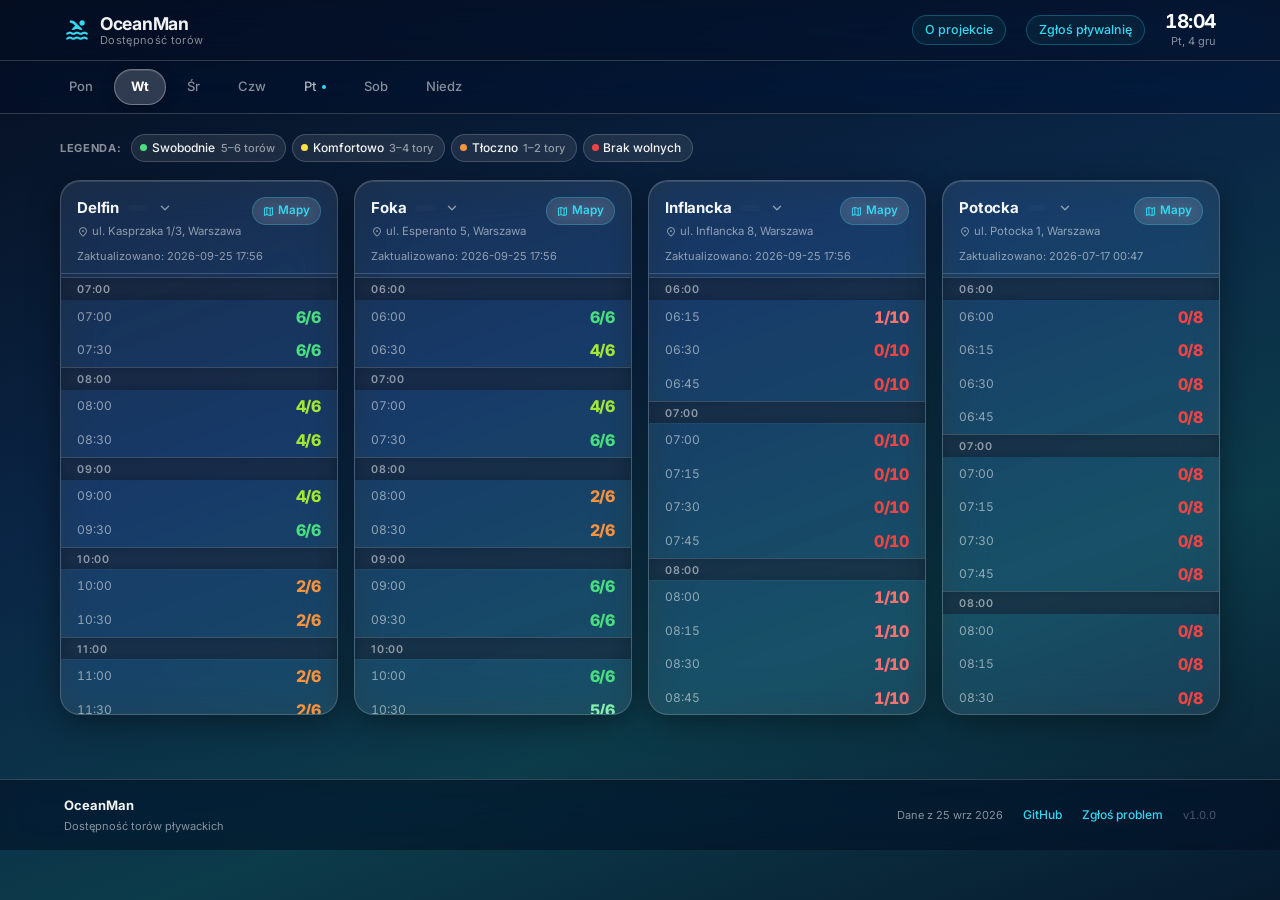
<file: docs/tuesday.html>
<!DOCTYPE html>
<html lang="pl">
<head>
    <meta charset="UTF-8">
    <meta name="viewport" content="width=device-width, initial-scale=1.0">
    <title>OceanMan — Dostępność torów pływackich</title>
    <meta name="description" content="Sprawdź dostępność torów pływackich — Delfin, Foka, Inflancka, Potocka.">
    <meta name="theme-color" content="#0A2545">

    <!-- Favicon -->
    <link rel="icon" type="image/svg+xml" href="static/favicon.svg">

    <!-- PWA -->
    <link rel="manifest" href="manifest.webmanifest">
    <meta name="apple-mobile-web-app-capable" content="yes">
    <meta name="apple-mobile-web-app-status-bar-style" content="black-translucent">
    <meta name="apple-mobile-web-app-title" content="OceanMan">

    <!-- Open Graph -->
    <meta property="og:type" content="website">
    <meta property="og:site_name" content="OceanMan">
    <meta property="og:title" content="OceanMan — Dostępność torów pływackich">
    <meta property="og:description" content="Sprawdź dostępność torów pływackich — Delfin, Foka, Inflancka, Potocka.">
    <meta property="og:url" content="https://hgawryluk.github.io/OceanMan/">
    <meta property="og:locale" content="pl_PL">

    <!-- Twitter Card -->
    <meta name="twitter:card" content="summary">
    <meta name="twitter:title" content="OceanMan — Dostępność torów pływackich">
    <meta name="twitter:description" content="Sprawdź dostępność torów pływackich — Delfin, Foka, Inflancka, Potocka.">

    <!-- Canonical -->
    <link rel="canonical" href="https://hgawryluk.github.io/OceanMan/">

    <link rel="preconnect" href="https://fonts.googleapis.com">
    <link rel="preconnect" href="https://fonts.gstatic.com" crossorigin>
    <link href="https://fonts.googleapis.com/css2?family=Inter:wght@400;500;600;700;800&display=swap" rel="stylesheet">
    <link href="https://fonts.googleapis.com/css2?family=Material+Symbols+Rounded:opsz,wght,FILL,GRAD@24,400,1,0" rel="stylesheet">
    <link rel="stylesheet" href="static/style.css">
</head>
<body>

<header class="app-bar">
    <div class="app-bar__inner">
        <a href="index.html" class="app-bar__brand">
            <span class="material-symbols-rounded app-bar__logo">pool</span>
            <div class="app-bar__brand-text">
                <span class="app-bar__title">OceanMan</span>
                <span class="app-bar__subtitle">Dostępność torów</span>
            </div>
        </a>
        <div class="app-bar__right">
            <a href="about.html" class="app-bar__nav-link">O projekcie</a>
            <a href="suggest.html" class="app-bar__nav-link">Zgłoś pływalnię</a>
            <div class="app-bar__clock">
                <span class="clock" id="clock">18:38</span>
                <span class="date">Pt, 25 wrz</span>
            </div>
        </div>
    </div>
</header>

<nav class="day-nav">
    <div class="day-nav__inner">
        
        <a href="monday.html"
           class="day-tab"
           data-day-key="monday">
            Pon
        </a>
        
        <a href="tuesday.html"
           class="day-tab day-tab--active"
           data-day-key="tuesday">
            Wt
        </a>
        
        <a href="wednesday.html"
           class="day-tab"
           data-day-key="wednesday">
            Śr
        </a>
        
        <a href="thursday.html"
           class="day-tab"
           data-day-key="thursday">
            Czw
        </a>
        
        <a href="index.html"
           class="day-tab"
           data-day-key="friday">
            Pt
        </a>
        
        <a href="saturday.html"
           class="day-tab"
           data-day-key="saturday">
            Sob
        </a>
        
        <a href="sunday.html"
           class="day-tab"
           data-day-key="sunday">
            Niedz
        </a>
        
    </div>
</nav>

<main data-day="tuesday">
    <div class="container">

        
        <div class="legend">
            <span class="legend__title">Legenda:</span>
            <div class="legend__chips">
                <span class="legend-chip">
                    <span class="legend-chip__dot legend-chip__dot--free"></span>
                    Swobodnie
                    <span class="legend-chip__hint">5–6 torów</span>
                </span>
                <span class="legend-chip">
                    <span class="legend-chip__dot legend-chip__dot--ok"></span>
                    Komfortowo
                    <span class="legend-chip__hint">3–4 tory</span>
                </span>
                <span class="legend-chip">
                    <span class="legend-chip__dot legend-chip__dot--busy"></span>
                    Tłoczno
                    <span class="legend-chip__hint">1–2 tory</span>
                </span>
                <span class="legend-chip">
                    <span class="legend-chip__dot legend-chip__dot--full"></span>
                    Brak wolnych
                </span>
            </div>
        </div>

        
        
        <section class="summary-card" id="summary-card" hidden>
            <div class="summary-card__header">
                <span class="material-symbols-rounded summary-card__icon">water</span>
                <span class="summary-card__title">Teraz dostępne tory</span>
            </div>
            <div class="summary-card__items" id="summary-items">
                
            </div>
        </section>

        
        <div class="pools-grid">
            
            <section class="pool-card" data-pool-key="delfin" data-pool-name="Delfin">

                <div class="pool-card__header" role="button" aria-expanded="true" aria-controls="slots-delfin">
                    <div class="pool-card__info">
                        <div class="pool-card__name-row">
                            <h2 class="pool-card__name">Delfin</h2>
                            <span class="lane-badge lane-badge--hero "
                                  id="hero-delfin"
                                  hidden></span>
                            <span class="material-symbols-rounded pool-card__chevron">expand_more</span>
                        </div>
                        <div class="pool-card__address">
                            <span class="material-symbols-rounded pool-card__addr-icon">location_on</span>
                            <span class="pool-card__address-text">ul. Kasprzaka 1/3, Warszawa</span>
                        </div>
                    </div>
                    <a href="https://maps.google.com/?q=Pływalnia+Delfin+Kasprzaka+Warszawa" target="_blank" rel="noopener" class="maps-btn" aria-label="Otwórz w Mapach Google">
                        <span class="material-symbols-rounded">map</span>
                        Mapy
                    </a>
                </div>

                
                <div class="pool-card__meta">
                    Zaktualizowano: 2026-09-25 17:56
                </div>
                

                <div class="slots-container" id="slots-delfin">
                    
                    <div class="slots-list">
                        
                        
                        
                        
                        <div class="hour-divider">07:00</div>
                        
                        
                        <div class="slot-row"
                             data-start="07:00"
                             data-end="07:30"
                             data-free="6"
                             data-total="6"
                             data-css="level-6"
                             >
                            <span class="slot-time">07:00</span>
                            
                            <span class="slot-lanes level-6">6/6</span>
                        </div>
                        
                        
                        
                        <div class="slot-row"
                             data-start="07:30"
                             data-end="08:00"
                             data-free="6"
                             data-total="6"
                             data-css="level-6"
                             >
                            <span class="slot-time">07:30</span>
                            
                            <span class="slot-lanes level-6">6/6</span>
                        </div>
                        
                        
                        
                        <div class="hour-divider">08:00</div>
                        
                        
                        <div class="slot-row"
                             data-start="08:00"
                             data-end="08:30"
                             data-free="4"
                             data-total="6"
                             data-css="level-4"
                             >
                            <span class="slot-time">08:00</span>
                            
                            <span class="slot-lanes level-4">4/6</span>
                        </div>
                        
                        
                        
                        <div class="slot-row"
                             data-start="08:30"
                             data-end="09:00"
                             data-free="4"
                             data-total="6"
                             data-css="level-4"
                             >
                            <span class="slot-time">08:30</span>
                            
                            <span class="slot-lanes level-4">4/6</span>
                        </div>
                        
                        
                        
                        <div class="hour-divider">09:00</div>
                        
                        
                        <div class="slot-row"
                             data-start="09:00"
                             data-end="09:30"
                             data-free="4"
                             data-total="6"
                             data-css="level-4"
                             >
                            <span class="slot-time">09:00</span>
                            
                            <span class="slot-lanes level-4">4/6</span>
                        </div>
                        
                        
                        
                        <div class="slot-row"
                             data-start="09:30"
                             data-end="10:00"
                             data-free="6"
                             data-total="6"
                             data-css="level-6"
                             >
                            <span class="slot-time">09:30</span>
                            
                            <span class="slot-lanes level-6">6/6</span>
                        </div>
                        
                        
                        
                        <div class="hour-divider">10:00</div>
                        
                        
                        <div class="slot-row"
                             data-start="10:00"
                             data-end="10:30"
                             data-free="2"
                             data-total="6"
                             data-css="level-2"
                             >
                            <span class="slot-time">10:00</span>
                            
                            <span class="slot-lanes level-2">2/6</span>
                        </div>
                        
                        
                        
                        <div class="slot-row"
                             data-start="10:30"
                             data-end="11:00"
                             data-free="2"
                             data-total="6"
                             data-css="level-2"
                             >
                            <span class="slot-time">10:30</span>
                            
                            <span class="slot-lanes level-2">2/6</span>
                        </div>
                        
                        
                        
                        <div class="hour-divider">11:00</div>
                        
                        
                        <div class="slot-row"
                             data-start="11:00"
                             data-end="11:30"
                             data-free="2"
                             data-total="6"
                             data-css="level-2"
                             >
                            <span class="slot-time">11:00</span>
                            
                            <span class="slot-lanes level-2">2/6</span>
                        </div>
                        
                        
                        
                        <div class="slot-row"
                             data-start="11:30"
                             data-end="12:00"
                             data-free="2"
                             data-total="6"
                             data-css="level-2"
                             >
                            <span class="slot-time">11:30</span>
                            
                            <span class="slot-lanes level-2">2/6</span>
                        </div>
                        
                        
                        
                        <div class="hour-divider">12:00</div>
                        
                        
                        <div class="slot-row"
                             data-start="12:00"
                             data-end="12:30"
                             data-free="2"
                             data-total="6"
                             data-css="level-2"
                             >
                            <span class="slot-time">12:00</span>
                            
                            <span class="slot-lanes level-2">2/6</span>
                        </div>
                        
                        
                        
                        <div class="slot-row"
                             data-start="12:30"
                             data-end="13:00"
                             data-free="2"
                             data-total="6"
                             data-css="level-2"
                             >
                            <span class="slot-time">12:30</span>
                            
                            <span class="slot-lanes level-2">2/6</span>
                        </div>
                        
                        
                        
                        <div class="hour-divider">13:00</div>
                        
                        
                        <div class="slot-row"
                             data-start="13:00"
                             data-end="13:30"
                             data-free="2"
                             data-total="6"
                             data-css="level-2"
                             >
                            <span class="slot-time">13:00</span>
                            
                            <span class="slot-lanes level-2">2/6</span>
                        </div>
                        
                        
                        
                        <div class="slot-row"
                             data-start="13:30"
                             data-end="14:00"
                             data-free="0"
                             data-total="6"
                             data-css="level-0"
                             >
                            <span class="slot-time">13:30</span>
                            
                            <span class="slot-lanes level-0">0/6</span>
                        </div>
                        
                        
                        
                        <div class="hour-divider">14:00</div>
                        
                        
                        <div class="slot-row"
                             data-start="14:00"
                             data-end="14:30"
                             data-free="0"
                             data-total="6"
                             data-css="level-0"
                             >
                            <span class="slot-time">14:00</span>
                            
                            <span class="slot-lanes level-0">0/6</span>
                        </div>
                        
                        
                        
                        <div class="slot-row"
                             data-start="14:30"
                             data-end="15:00"
                             data-free="2"
                             data-total="6"
                             data-css="level-2"
                             >
                            <span class="slot-time">14:30</span>
                            
                            <span class="slot-lanes level-2">2/6</span>
                        </div>
                        
                        
                        
                        <div class="hour-divider">15:00</div>
                        
                        
                        <div class="slot-row"
                             data-start="15:00"
                             data-end="15:30"
                             data-free="1"
                             data-total="6"
                             data-css="level-1"
                             >
                            <span class="slot-time">15:00</span>
                            
                            <span class="slot-lanes level-1">1/6</span>
                        </div>
                        
                        
                        
                        <div class="slot-row"
                             data-start="15:30"
                             data-end="16:00"
                             data-free="1"
                             data-total="6"
                             data-css="level-1"
                             >
                            <span class="slot-time">15:30</span>
                            
                            <span class="slot-lanes level-1">1/6</span>
                        </div>
                        
                        
                        
                        <div class="hour-divider">16:00</div>
                        
                        
                        <div class="slot-row"
                             data-start="16:00"
                             data-end="16:30"
                             data-free="4"
                             data-total="6"
                             data-css="level-4"
                             >
                            <span class="slot-time">16:00</span>
                            
                            <span class="slot-lanes level-4">4/6</span>
                        </div>
                        
                        
                        
                        <div class="slot-row"
                             data-start="16:30"
                             data-end="17:00"
                             data-free="4"
                             data-total="6"
                             data-css="level-4"
                             >
                            <span class="slot-time">16:30</span>
                            
                            <span class="slot-lanes level-4">4/6</span>
                        </div>
                        
                        
                        
                        <div class="hour-divider">17:00</div>
                        
                        
                        <div class="slot-row"
                             data-start="17:00"
                             data-end="17:30"
                             data-free="2"
                             data-total="6"
                             data-css="level-2"
                             >
                            <span class="slot-time">17:00</span>
                            
                            <span class="slot-lanes level-2">2/6</span>
                        </div>
                        
                        
                        
                        <div class="slot-row"
                             data-start="17:30"
                             data-end="18:00"
                             data-free="2"
                             data-total="6"
                             data-css="level-2"
                             >
                            <span class="slot-time">17:30</span>
                            
                            <span class="slot-lanes level-2">2/6</span>
                        </div>
                        
                        
                        
                        <div class="hour-divider">18:00</div>
                        
                        
                        <div class="slot-row"
                             data-start="18:00"
                             data-end="18:30"
                             data-free="2"
                             data-total="6"
                             data-css="level-2"
                             >
                            <span class="slot-time">18:00</span>
                            
                            <span class="slot-lanes level-2">2/6</span>
                        </div>
                        
                        
                        
                        <div class="slot-row"
                             data-start="18:30"
                             data-end="19:00"
                             data-free="2"
                             data-total="6"
                             data-css="level-2"
                             >
                            <span class="slot-time">18:30</span>
                            
                            <span class="slot-lanes level-2">2/6</span>
                        </div>
                        
                        
                        
                        <div class="hour-divider">19:00</div>
                        
                        
                        <div class="slot-row"
                             data-start="19:00"
                             data-end="19:30"
                             data-free="2"
                             data-total="6"
                             data-css="level-2"
                             >
                            <span class="slot-time">19:00</span>
                            
                            <span class="slot-lanes level-2">2/6</span>
                        </div>
                        
                        
                        
                        <div class="slot-row"
                             data-start="19:30"
                             data-end="20:00"
                             data-free="2"
                             data-total="6"
                             data-css="level-2"
                             >
                            <span class="slot-time">19:30</span>
                            
                            <span class="slot-lanes level-2">2/6</span>
                        </div>
                        
                        
                        
                        <div class="hour-divider">20:00</div>
                        
                        
                        <div class="slot-row"
                             data-start="20:00"
                             data-end="20:30"
                             data-free="3"
                             data-total="6"
                             data-css="level-3"
                             >
                            <span class="slot-time">20:00</span>
                            
                            <span class="slot-lanes level-3">3/6</span>
                        </div>
                        
                        
                        
                        <div class="slot-row"
                             data-start="20:30"
                             data-end="21:00"
                             data-free="4"
                             data-total="6"
                             data-css="level-4"
                             >
                            <span class="slot-time">20:30</span>
                            
                            <span class="slot-lanes level-4">4/6</span>
                        </div>
                        
                        
                        
                        <div class="hour-divider">21:00</div>
                        
                        
                        <div class="slot-row"
                             data-start="21:00"
                             data-end="21:30"
                             data-free="6"
                             data-total="6"
                             data-css="level-6"
                             >
                            <span class="slot-time">21:00</span>
                            
                            <span class="slot-lanes level-6">6/6</span>
                        </div>
                        
                        
                        
                        <div class="slot-row"
                             data-start="21:30"
                             data-end="22:00"
                             data-free="6"
                             data-total="6"
                             data-css="level-6"
                             >
                            <span class="slot-time">21:30</span>
                            
                            <span class="slot-lanes level-6">6/6</span>
                        </div>
                        
                    </div>

                    
                </div>

            </section>
            
            <section class="pool-card" data-pool-key="foka" data-pool-name="Foka">

                <div class="pool-card__header" role="button" aria-expanded="true" aria-controls="slots-foka">
                    <div class="pool-card__info">
                        <div class="pool-card__name-row">
                            <h2 class="pool-card__name">Foka</h2>
                            <span class="lane-badge lane-badge--hero "
                                  id="hero-foka"
                                  hidden></span>
                            <span class="material-symbols-rounded pool-card__chevron">expand_more</span>
                        </div>
                        <div class="pool-card__address">
                            <span class="material-symbols-rounded pool-card__addr-icon">location_on</span>
                            <span class="pool-card__address-text">ul. Esperanto 5, Warszawa</span>
                        </div>
                    </div>
                    <a href="https://maps.google.com/?q=Pływalnia+Foka+Esperanto+Warszawa" target="_blank" rel="noopener" class="maps-btn" aria-label="Otwórz w Mapach Google">
                        <span class="material-symbols-rounded">map</span>
                        Mapy
                    </a>
                </div>

                
                <div class="pool-card__meta">
                    Zaktualizowano: 2026-09-25 17:56
                </div>
                

                <div class="slots-container" id="slots-foka">
                    
                    <div class="slots-list">
                        
                        
                        
                        
                        <div class="hour-divider">06:00</div>
                        
                        
                        <div class="slot-row"
                             data-start="06:00"
                             data-end="06:30"
                             data-free="6"
                             data-total="6"
                             data-css="level-6"
                             >
                            <span class="slot-time">06:00</span>
                            
                            <span class="slot-lanes level-6">6/6</span>
                        </div>
                        
                        
                        
                        <div class="slot-row"
                             data-start="06:30"
                             data-end="07:00"
                             data-free="4"
                             data-total="6"
                             data-css="level-4"
                             >
                            <span class="slot-time">06:30</span>
                            
                            <span class="slot-lanes level-4">4/6</span>
                        </div>
                        
                        
                        
                        <div class="hour-divider">07:00</div>
                        
                        
                        <div class="slot-row"
                             data-start="07:00"
                             data-end="07:30"
                             data-free="4"
                             data-total="6"
                             data-css="level-4"
                             >
                            <span class="slot-time">07:00</span>
                            
                            <span class="slot-lanes level-4">4/6</span>
                        </div>
                        
                        
                        
                        <div class="slot-row"
                             data-start="07:30"
                             data-end="08:00"
                             data-free="6"
                             data-total="6"
                             data-css="level-6"
                             >
                            <span class="slot-time">07:30</span>
                            
                            <span class="slot-lanes level-6">6/6</span>
                        </div>
                        
                        
                        
                        <div class="hour-divider">08:00</div>
                        
                        
                        <div class="slot-row"
                             data-start="08:00"
                             data-end="08:30"
                             data-free="2"
                             data-total="6"
                             data-css="level-2"
                             >
                            <span class="slot-time">08:00</span>
                            
                            <span class="slot-lanes level-2">2/6</span>
                        </div>
                        
                        
                        
                        <div class="slot-row"
                             data-start="08:30"
                             data-end="09:00"
                             data-free="2"
                             data-total="6"
                             data-css="level-2"
                             >
                            <span class="slot-time">08:30</span>
                            
                            <span class="slot-lanes level-2">2/6</span>
                        </div>
                        
                        
                        
                        <div class="hour-divider">09:00</div>
                        
                        
                        <div class="slot-row"
                             data-start="09:00"
                             data-end="09:30"
                             data-free="6"
                             data-total="6"
                             data-css="level-6"
                             >
                            <span class="slot-time">09:00</span>
                            
                            <span class="slot-lanes level-6">6/6</span>
                        </div>
                        
                        
                        
                        <div class="slot-row"
                             data-start="09:30"
                             data-end="10:00"
                             data-free="6"
                             data-total="6"
                             data-css="level-6"
                             >
                            <span class="slot-time">09:30</span>
                            
                            <span class="slot-lanes level-6">6/6</span>
                        </div>
                        
                        
                        
                        <div class="hour-divider">10:00</div>
                        
                        
                        <div class="slot-row"
                             data-start="10:00"
                             data-end="10:30"
                             data-free="6"
                             data-total="6"
                             data-css="level-6"
                             >
                            <span class="slot-time">10:00</span>
                            
                            <span class="slot-lanes level-6">6/6</span>
                        </div>
                        
                        
                        
                        <div class="slot-row"
                             data-start="10:30"
                             data-end="11:00"
                             data-free="5"
                             data-total="6"
                             data-css="level-5"
                             >
                            <span class="slot-time">10:30</span>
                            
                            <span class="slot-lanes level-5">5/6</span>
                        </div>
                        
                        
                        
                        <div class="hour-divider">11:00</div>
                        
                        
                        <div class="slot-row"
                             data-start="11:00"
                             data-end="11:30"
                             data-free="5"
                             data-total="6"
                             data-css="level-5"
                             >
                            <span class="slot-time">11:00</span>
                            
                            <span class="slot-lanes level-5">5/6</span>
                        </div>
                        
                        
                        
                        <div class="slot-row"
                             data-start="11:30"
                             data-end="12:00"
                             data-free="3"
                             data-total="6"
                             data-css="level-3"
                             >
                            <span class="slot-time">11:30</span>
                            
                            <span class="slot-lanes level-3">3/6</span>
                        </div>
                        
                        
                        
                        <div class="hour-divider">12:00</div>
                        
                        
                        <div class="slot-row"
                             data-start="12:00"
                             data-end="12:30"
                             data-free="3"
                             data-total="6"
                             data-css="level-3"
                             >
                            <span class="slot-time">12:00</span>
                            
                            <span class="slot-lanes level-3">3/6</span>
                        </div>
                        
                        
                        
                        <div class="slot-row"
                             data-start="12:30"
                             data-end="13:00"
                             data-free="3"
                             data-total="6"
                             data-css="level-3"
                             >
                            <span class="slot-time">12:30</span>
                            
                            <span class="slot-lanes level-3">3/6</span>
                        </div>
                        
                        
                        
                        <div class="hour-divider">13:00</div>
                        
                        
                        <div class="slot-row"
                             data-start="13:00"
                             data-end="13:30"
                             data-free="5"
                             data-total="6"
                             data-css="level-5"
                             >
                            <span class="slot-time">13:00</span>
                            
                            <span class="slot-lanes level-5">5/6</span>
                        </div>
                        
                        
                        
                        <div class="slot-row"
                             data-start="13:30"
                             data-end="14:00"
                             data-free="5"
                             data-total="6"
                             data-css="level-5"
                             >
                            <span class="slot-time">13:30</span>
                            
                            <span class="slot-lanes level-5">5/6</span>
                        </div>
                        
                        
                        
                        <div class="hour-divider">14:00</div>
                        
                        
                        <div class="slot-row"
                             data-start="14:00"
                             data-end="14:30"
                             data-free="2"
                             data-total="6"
                             data-css="level-2"
                             >
                            <span class="slot-time">14:00</span>
                            
                            <span class="slot-lanes level-2">2/6</span>
                        </div>
                        
                        
                        
                        <div class="slot-row"
                             data-start="14:30"
                             data-end="15:00"
                             data-free="2"
                             data-total="6"
                             data-css="level-2"
                             >
                            <span class="slot-time">14:30</span>
                            
                            <span class="slot-lanes level-2">2/6</span>
                        </div>
                        
                        
                        
                        <div class="hour-divider">15:00</div>
                        
                        
                        <div class="slot-row"
                             data-start="15:00"
                             data-end="15:30"
                             data-free="2"
                             data-total="6"
                             data-css="level-2"
                             >
                            <span class="slot-time">15:00</span>
                            
                            <span class="slot-lanes level-2">2/6</span>
                        </div>
                        
                        
                        
                        <div class="slot-row"
                             data-start="15:30"
                             data-end="16:00"
                             data-free="4"
                             data-total="6"
                             data-css="level-4"
                             >
                            <span class="slot-time">15:30</span>
                            
                            <span class="slot-lanes level-4">4/6</span>
                        </div>
                        
                        
                        
                        <div class="hour-divider">16:00</div>
                        
                        
                        <div class="slot-row"
                             data-start="16:00"
                             data-end="16:30"
                             data-free="5"
                             data-total="6"
                             data-css="level-5"
                             >
                            <span class="slot-time">16:00</span>
                            
                            <span class="slot-lanes level-5">5/6</span>
                        </div>
                        
                        
                        
                        <div class="slot-row"
                             data-start="16:30"
                             data-end="17:00"
                             data-free="5"
                             data-total="6"
                             data-css="level-5"
                             >
                            <span class="slot-time">16:30</span>
                            
                            <span class="slot-lanes level-5">5/6</span>
                        </div>
                        
                        
                        
                        <div class="hour-divider">17:00</div>
                        
                        
                        <div class="slot-row"
                             data-start="17:00"
                             data-end="17:30"
                             data-free="2"
                             data-total="6"
                             data-css="level-2"
                             >
                            <span class="slot-time">17:00</span>
                            
                            <span class="slot-lanes level-2">2/6</span>
                        </div>
                        
                        
                        
                        <div class="slot-row"
                             data-start="17:30"
                             data-end="18:00"
                             data-free="2"
                             data-total="6"
                             data-css="level-2"
                             >
                            <span class="slot-time">17:30</span>
                            
                            <span class="slot-lanes level-2">2/6</span>
                        </div>
                        
                        
                        
                        <div class="hour-divider">18:00</div>
                        
                        
                        <div class="slot-row"
                             data-start="18:00"
                             data-end="18:30"
                             data-free="3"
                             data-total="6"
                             data-css="level-3"
                             >
                            <span class="slot-time">18:00</span>
                            
                            <span class="slot-lanes level-3">3/6</span>
                        </div>
                        
                        
                        
                        <div class="slot-row"
                             data-start="18:30"
                             data-end="19:00"
                             data-free="3"
                             data-total="6"
                             data-css="level-3"
                             >
                            <span class="slot-time">18:30</span>
                            
                            <span class="slot-lanes level-3">3/6</span>
                        </div>
                        
                        
                        
                        <div class="hour-divider">19:00</div>
                        
                        
                        <div class="slot-row"
                             data-start="19:00"
                             data-end="19:30"
                             data-free="2"
                             data-total="6"
                             data-css="level-2"
                             >
                            <span class="slot-time">19:00</span>
                            
                            <span class="slot-lanes level-2">2/6</span>
                        </div>
                        
                        
                        
                        <div class="slot-row"
                             data-start="19:30"
                             data-end="20:00"
                             data-free="2"
                             data-total="6"
                             data-css="level-2"
                             >
                            <span class="slot-time">19:30</span>
                            
                            <span class="slot-lanes level-2">2/6</span>
                        </div>
                        
                        
                        
                        <div class="hour-divider">20:00</div>
                        
                        
                        <div class="slot-row"
                             data-start="20:00"
                             data-end="20:30"
                             data-free="2"
                             data-total="6"
                             data-css="level-2"
                             >
                            <span class="slot-time">20:00</span>
                            
                            <span class="slot-lanes level-2">2/6</span>
                        </div>
                        
                        
                        
                        <div class="slot-row"
                             data-start="20:30"
                             data-end="21:00"
                             data-free="4"
                             data-total="6"
                             data-css="level-4"
                             >
                            <span class="slot-time">20:30</span>
                            
                            <span class="slot-lanes level-4">4/6</span>
                        </div>
                        
                        
                        
                        <div class="hour-divider">21:00</div>
                        
                        
                        <div class="slot-row"
                             data-start="21:00"
                             data-end="21:30"
                             data-free="6"
                             data-total="6"
                             data-css="level-6"
                             >
                            <span class="slot-time">21:00</span>
                            
                            <span class="slot-lanes level-6">6/6</span>
                        </div>
                        
                        
                        
                        <div class="slot-row"
                             data-start="21:30"
                             data-end="22:00"
                             data-free="6"
                             data-total="6"
                             data-css="level-6"
                             >
                            <span class="slot-time">21:30</span>
                            
                            <span class="slot-lanes level-6">6/6</span>
                        </div>
                        
                    </div>

                    
                </div>

            </section>
            
            <section class="pool-card" data-pool-key="inflancka" data-pool-name="Inflancka">

                <div class="pool-card__header" role="button" aria-expanded="true" aria-controls="slots-inflancka">
                    <div class="pool-card__info">
                        <div class="pool-card__name-row">
                            <h2 class="pool-card__name">Inflancka</h2>
                            <span class="lane-badge lane-badge--hero "
                                  id="hero-inflancka"
                                  hidden></span>
                            <span class="material-symbols-rounded pool-card__chevron">expand_more</span>
                        </div>
                        <div class="pool-card__address">
                            <span class="material-symbols-rounded pool-card__addr-icon">location_on</span>
                            <span class="pool-card__address-text">ul. Inflancka 8, Warszawa</span>
                        </div>
                    </div>
                    <a href="https://maps.google.com/?q=Ośrodek+Inflancka+Warszawa" target="_blank" rel="noopener" class="maps-btn" aria-label="Otwórz w Mapach Google">
                        <span class="material-symbols-rounded">map</span>
                        Mapy
                    </a>
                </div>

                
                <div class="pool-card__meta">
                    Zaktualizowano: 2026-09-25 17:56
                </div>
                

                <div class="slots-container" id="slots-inflancka">
                    
                    <div class="slots-list">
                        
                        
                        
                        
                        <div class="hour-divider">06:00</div>
                        
                        
                        <div class="slot-row"
                             data-start="06:15"
                             data-end="06:30"
                             data-free="1"
                             data-total="10"
                             data-css="level-1"
                             >
                            <span class="slot-time">06:15</span>
                            
                            <span class="slot-lanes level-1">1/10</span>
                        </div>
                        
                        
                        
                        <div class="slot-row"
                             data-start="06:30"
                             data-end="06:45"
                             data-free="0"
                             data-total="10"
                             data-css="level-0"
                             >
                            <span class="slot-time">06:30</span>
                            
                            <span class="slot-lanes level-0">0/10</span>
                        </div>
                        
                        
                        
                        <div class="slot-row"
                             data-start="06:45"
                             data-end="07:00"
                             data-free="0"
                             data-total="10"
                             data-css="level-0"
                             >
                            <span class="slot-time">06:45</span>
                            
                            <span class="slot-lanes level-0">0/10</span>
                        </div>
                        
                        
                        
                        <div class="hour-divider">07:00</div>
                        
                        
                        <div class="slot-row"
                             data-start="07:00"
                             data-end="07:15"
                             data-free="0"
                             data-total="10"
                             data-css="level-0"
                             >
                            <span class="slot-time">07:00</span>
                            
                            <span class="slot-lanes level-0">0/10</span>
                        </div>
                        
                        
                        
                        <div class="slot-row"
                             data-start="07:15"
                             data-end="07:30"
                             data-free="0"
                             data-total="10"
                             data-css="level-0"
                             >
                            <span class="slot-time">07:15</span>
                            
                            <span class="slot-lanes level-0">0/10</span>
                        </div>
                        
                        
                        
                        <div class="slot-row"
                             data-start="07:30"
                             data-end="07:45"
                             data-free="0"
                             data-total="10"
                             data-css="level-0"
                             >
                            <span class="slot-time">07:30</span>
                            
                            <span class="slot-lanes level-0">0/10</span>
                        </div>
                        
                        
                        
                        <div class="slot-row"
                             data-start="07:45"
                             data-end="08:00"
                             data-free="0"
                             data-total="10"
                             data-css="level-0"
                             >
                            <span class="slot-time">07:45</span>
                            
                            <span class="slot-lanes level-0">0/10</span>
                        </div>
                        
                        
                        
                        <div class="hour-divider">08:00</div>
                        
                        
                        <div class="slot-row"
                             data-start="08:00"
                             data-end="08:15"
                             data-free="1"
                             data-total="10"
                             data-css="level-1"
                             >
                            <span class="slot-time">08:00</span>
                            
                            <span class="slot-lanes level-1">1/10</span>
                        </div>
                        
                        
                        
                        <div class="slot-row"
                             data-start="08:15"
                             data-end="08:30"
                             data-free="1"
                             data-total="10"
                             data-css="level-1"
                             >
                            <span class="slot-time">08:15</span>
                            
                            <span class="slot-lanes level-1">1/10</span>
                        </div>
                        
                        
                        
                        <div class="slot-row"
                             data-start="08:30"
                             data-end="08:45"
                             data-free="1"
                             data-total="10"
                             data-css="level-1"
                             >
                            <span class="slot-time">08:30</span>
                            
                            <span class="slot-lanes level-1">1/10</span>
                        </div>
                        
                        
                        
                        <div class="slot-row"
                             data-start="08:45"
                             data-end="09:00"
                             data-free="1"
                             data-total="10"
                             data-css="level-1"
                             >
                            <span class="slot-time">08:45</span>
                            
                            <span class="slot-lanes level-1">1/10</span>
                        </div>
                        
                        
                        
                        <div class="hour-divider">09:00</div>
                        
                        
                        <div class="slot-row"
                             data-start="09:00"
                             data-end="09:15"
                             data-free="0"
                             data-total="10"
                             data-css="level-0"
                             >
                            <span class="slot-time">09:00</span>
                            
                            <span class="slot-lanes level-0">0/10</span>
                        </div>
                        
                        
                        
                        <div class="slot-row"
                             data-start="09:15"
                             data-end="09:30"
                             data-free="0"
                             data-total="10"
                             data-css="level-0"
                             >
                            <span class="slot-time">09:15</span>
                            
                            <span class="slot-lanes level-0">0/10</span>
                        </div>
                        
                        
                        
                        <div class="slot-row"
                             data-start="09:30"
                             data-end="09:45"
                             data-free="0"
                             data-total="10"
                             data-css="level-0"
                             >
                            <span class="slot-time">09:30</span>
                            
                            <span class="slot-lanes level-0">0/10</span>
                        </div>
                        
                        
                        
                        <div class="slot-row"
                             data-start="09:45"
                             data-end="10:00"
                             data-free="0"
                             data-total="10"
                             data-css="level-0"
                             >
                            <span class="slot-time">09:45</span>
                            
                            <span class="slot-lanes level-0">0/10</span>
                        </div>
                        
                        
                        
                        <div class="hour-divider">10:00</div>
                        
                        
                        <div class="slot-row"
                             data-start="10:00"
                             data-end="10:15"
                             data-free="0"
                             data-total="10"
                             data-css="level-0"
                             >
                            <span class="slot-time">10:00</span>
                            
                            <span class="slot-lanes level-0">0/10</span>
                        </div>
                        
                        
                        
                        <div class="slot-row"
                             data-start="10:15"
                             data-end="10:30"
                             data-free="4"
                             data-total="10"
                             data-css="level-3"
                             >
                            <span class="slot-time">10:15</span>
                            
                            <span class="slot-lanes level-3">4/10</span>
                        </div>
                        
                        
                        
                        <div class="slot-row"
                             data-start="10:30"
                             data-end="10:45"
                             data-free="4"
                             data-total="10"
                             data-css="level-3"
                             >
                            <span class="slot-time">10:30</span>
                            
                            <span class="slot-lanes level-3">4/10</span>
                        </div>
                        
                        
                        
                        <div class="slot-row"
                             data-start="10:45"
                             data-end="11:00"
                             data-free="4"
                             data-total="10"
                             data-css="level-3"
                             >
                            <span class="slot-time">10:45</span>
                            
                            <span class="slot-lanes level-3">4/10</span>
                        </div>
                        
                        
                        
                        <div class="hour-divider">11:00</div>
                        
                        
                        <div class="slot-row"
                             data-start="11:00"
                             data-end="11:15"
                             data-free="2"
                             data-total="10"
                             data-css="level-2"
                             >
                            <span class="slot-time">11:00</span>
                            
                            <span class="slot-lanes level-2">2/10</span>
                        </div>
                        
                        
                        
                        <div class="slot-row"
                             data-start="11:15"
                             data-end="11:30"
                             data-free="2"
                             data-total="10"
                             data-css="level-2"
                             >
                            <span class="slot-time">11:15</span>
                            
                            <span class="slot-lanes level-2">2/10</span>
                        </div>
                        
                        
                        
                        <div class="slot-row"
                             data-start="11:30"
                             data-end="11:45"
                             data-free="2"
                             data-total="10"
                             data-css="level-2"
                             >
                            <span class="slot-time">11:30</span>
                            
                            <span class="slot-lanes level-2">2/10</span>
                        </div>
                        
                        
                        
                        <div class="slot-row"
                             data-start="11:45"
                             data-end="12:00"
                             data-free="2"
                             data-total="10"
                             data-css="level-2"
                             >
                            <span class="slot-time">11:45</span>
                            
                            <span class="slot-lanes level-2">2/10</span>
                        </div>
                        
                        
                        
                        <div class="hour-divider">12:00</div>
                        
                        
                        <div class="slot-row"
                             data-start="12:00"
                             data-end="12:15"
                             data-free="2"
                             data-total="10"
                             data-css="level-2"
                             >
                            <span class="slot-time">12:00</span>
                            
                            <span class="slot-lanes level-2">2/10</span>
                        </div>
                        
                        
                        
                        <div class="slot-row"
                             data-start="12:15"
                             data-end="12:30"
                             data-free="4"
                             data-total="10"
                             data-css="level-3"
                             >
                            <span class="slot-time">12:15</span>
                            
                            <span class="slot-lanes level-3">4/10</span>
                        </div>
                        
                        
                        
                        <div class="slot-row"
                             data-start="12:30"
                             data-end="12:45"
                             data-free="4"
                             data-total="10"
                             data-css="level-3"
                             >
                            <span class="slot-time">12:30</span>
                            
                            <span class="slot-lanes level-3">4/10</span>
                        </div>
                        
                        
                        
                        <div class="slot-row"
                             data-start="12:45"
                             data-end="13:00"
                             data-free="2"
                             data-total="10"
                             data-css="level-2"
                             >
                            <span class="slot-time">12:45</span>
                            
                            <span class="slot-lanes level-2">2/10</span>
                        </div>
                        
                        
                        
                        <div class="hour-divider">13:00</div>
                        
                        
                        <div class="slot-row"
                             data-start="13:00"
                             data-end="13:15"
                             data-free="5"
                             data-total="10"
                             data-css="level-3"
                             >
                            <span class="slot-time">13:00</span>
                            
                            <span class="slot-lanes level-3">5/10</span>
                        </div>
                        
                        
                        
                        <div class="slot-row"
                             data-start="13:15"
                             data-end="13:30"
                             data-free="5"
                             data-total="10"
                             data-css="level-3"
                             >
                            <span class="slot-time">13:15</span>
                            
                            <span class="slot-lanes level-3">5/10</span>
                        </div>
                        
                        
                        
                        <div class="slot-row"
                             data-start="13:30"
                             data-end="13:45"
                             data-free="7"
                             data-total="10"
                             data-css="level-5"
                             >
                            <span class="slot-time">13:30</span>
                            
                            <span class="slot-lanes level-5">7/10</span>
                        </div>
                        
                        
                        
                        <div class="slot-row"
                             data-start="13:45"
                             data-end="14:00"
                             data-free="8"
                             data-total="10"
                             data-css="level-5"
                             >
                            <span class="slot-time">13:45</span>
                            
                            <span class="slot-lanes level-5">8/10</span>
                        </div>
                        
                        
                        
                        <div class="hour-divider">14:00</div>
                        
                        
                        <div class="slot-row"
                             data-start="14:00"
                             data-end="14:15"
                             data-free="4"
                             data-total="10"
                             data-css="level-3"
                             >
                            <span class="slot-time">14:00</span>
                            
                            <span class="slot-lanes level-3">4/10</span>
                        </div>
                        
                        
                        
                        <div class="slot-row"
                             data-start="14:15"
                             data-end="14:30"
                             data-free="4"
                             data-total="10"
                             data-css="level-3"
                             >
                            <span class="slot-time">14:15</span>
                            
                            <span class="slot-lanes level-3">4/10</span>
                        </div>
                        
                        
                        
                        <div class="slot-row"
                             data-start="14:30"
                             data-end="14:45"
                             data-free="2"
                             data-total="10"
                             data-css="level-2"
                             >
                            <span class="slot-time">14:30</span>
                            
                            <span class="slot-lanes level-2">2/10</span>
                        </div>
                        
                        
                        
                        <div class="slot-row"
                             data-start="14:45"
                             data-end="15:00"
                             data-free="2"
                             data-total="10"
                             data-css="level-2"
                             >
                            <span class="slot-time">14:45</span>
                            
                            <span class="slot-lanes level-2">2/10</span>
                        </div>
                        
                        
                        
                        <div class="hour-divider">15:00</div>
                        
                        
                        <div class="slot-row"
                             data-start="15:00"
                             data-end="15:15"
                             data-free="3"
                             data-total="10"
                             data-css="level-2"
                             >
                            <span class="slot-time">15:00</span>
                            
                            <span class="slot-lanes level-2">3/10</span>
                        </div>
                        
                        
                        
                        <div class="slot-row"
                             data-start="15:15"
                             data-end="15:30"
                             data-free="3"
                             data-total="10"
                             data-css="level-2"
                             >
                            <span class="slot-time">15:15</span>
                            
                            <span class="slot-lanes level-2">3/10</span>
                        </div>
                        
                        
                        
                        <div class="slot-row"
                             data-start="15:30"
                             data-end="15:45"
                             data-free="1"
                             data-total="10"
                             data-css="level-1"
                             >
                            <span class="slot-time">15:30</span>
                            
                            <span class="slot-lanes level-1">1/10</span>
                        </div>
                        
                        
                        
                        <div class="slot-row"
                             data-start="15:45"
                             data-end="16:00"
                             data-free="1"
                             data-total="10"
                             data-css="level-1"
                             >
                            <span class="slot-time">15:45</span>
                            
                            <span class="slot-lanes level-1">1/10</span>
                        </div>
                        
                        
                        
                        <div class="hour-divider">16:00</div>
                        
                        
                        <div class="slot-row"
                             data-start="16:00"
                             data-end="16:15"
                             data-free="0"
                             data-total="10"
                             data-css="level-0"
                             >
                            <span class="slot-time">16:00</span>
                            
                            <span class="slot-lanes level-0">0/10</span>
                        </div>
                        
                        
                        
                        <div class="slot-row"
                             data-start="16:15"
                             data-end="16:30"
                             data-free="0"
                             data-total="10"
                             data-css="level-0"
                             >
                            <span class="slot-time">16:15</span>
                            
                            <span class="slot-lanes level-0">0/10</span>
                        </div>
                        
                        
                        
                        <div class="slot-row"
                             data-start="16:30"
                             data-end="16:45"
                             data-free="0"
                             data-total="10"
                             data-css="level-0"
                             >
                            <span class="slot-time">16:30</span>
                            
                            <span class="slot-lanes level-0">0/10</span>
                        </div>
                        
                        
                        
                        <div class="slot-row"
                             data-start="16:45"
                             data-end="17:00"
                             data-free="0"
                             data-total="10"
                             data-css="level-0"
                             >
                            <span class="slot-time">16:45</span>
                            
                            <span class="slot-lanes level-0">0/10</span>
                        </div>
                        
                        
                        
                        <div class="hour-divider">17:00</div>
                        
                        
                        <div class="slot-row"
                             data-start="17:00"
                             data-end="17:15"
                             data-free="0"
                             data-total="10"
                             data-css="level-0"
                             >
                            <span class="slot-time">17:00</span>
                            
                            <span class="slot-lanes level-0">0/10</span>
                        </div>
                        
                        
                        
                        <div class="slot-row"
                             data-start="17:15"
                             data-end="17:30"
                             data-free="0"
                             data-total="10"
                             data-css="level-0"
                             >
                            <span class="slot-time">17:15</span>
                            
                            <span class="slot-lanes level-0">0/10</span>
                        </div>
                        
                        
                        
                        <div class="slot-row"
                             data-start="17:30"
                             data-end="17:45"
                             data-free="1"
                             data-total="10"
                             data-css="level-1"
                             >
                            <span class="slot-time">17:30</span>
                            
                            <span class="slot-lanes level-1">1/10</span>
                        </div>
                        
                        
                        
                        <div class="slot-row"
                             data-start="17:45"
                             data-end="18:00"
                             data-free="1"
                             data-total="10"
                             data-css="level-1"
                             >
                            <span class="slot-time">17:45</span>
                            
                            <span class="slot-lanes level-1">1/10</span>
                        </div>
                        
                        
                        
                        <div class="hour-divider">18:00</div>
                        
                        
                        <div class="slot-row"
                             data-start="18:00"
                             data-end="18:15"
                             data-free="3"
                             data-total="10"
                             data-css="level-2"
                             >
                            <span class="slot-time">18:00</span>
                            
                            <span class="slot-lanes level-2">3/10</span>
                        </div>
                        
                        
                        
                        <div class="slot-row"
                             data-start="18:15"
                             data-end="18:30"
                             data-free="3"
                             data-total="10"
                             data-css="level-2"
                             >
                            <span class="slot-time">18:15</span>
                            
                            <span class="slot-lanes level-2">3/10</span>
                        </div>
                        
                        
                        
                        <div class="slot-row"
                             data-start="18:30"
                             data-end="18:45"
                             data-free="1"
                             data-total="10"
                             data-css="level-1"
                             >
                            <span class="slot-time">18:30</span>
                            
                            <span class="slot-lanes level-1">1/10</span>
                        </div>
                        
                        
                        
                        <div class="slot-row"
                             data-start="18:45"
                             data-end="19:00"
                             data-free="1"
                             data-total="10"
                             data-css="level-1"
                             >
                            <span class="slot-time">18:45</span>
                            
                            <span class="slot-lanes level-1">1/10</span>
                        </div>
                        
                        
                        
                        <div class="hour-divider">19:00</div>
                        
                        
                        <div class="slot-row"
                             data-start="19:00"
                             data-end="19:15"
                             data-free="1"
                             data-total="10"
                             data-css="level-1"
                             >
                            <span class="slot-time">19:00</span>
                            
                            <span class="slot-lanes level-1">1/10</span>
                        </div>
                        
                        
                        
                        <div class="slot-row"
                             data-start="19:15"
                             data-end="19:30"
                             data-free="1"
                             data-total="10"
                             data-css="level-1"
                             >
                            <span class="slot-time">19:15</span>
                            
                            <span class="slot-lanes level-1">1/10</span>
                        </div>
                        
                        
                        
                        <div class="slot-row"
                             data-start="19:30"
                             data-end="19:45"
                             data-free="2"
                             data-total="10"
                             data-css="level-2"
                             >
                            <span class="slot-time">19:30</span>
                            
                            <span class="slot-lanes level-2">2/10</span>
                        </div>
                        
                        
                        
                        <div class="slot-row"
                             data-start="19:45"
                             data-end="20:00"
                             data-free="1"
                             data-total="10"
                             data-css="level-1"
                             >
                            <span class="slot-time">19:45</span>
                            
                            <span class="slot-lanes level-1">1/10</span>
                        </div>
                        
                        
                        
                        <div class="hour-divider">20:00</div>
                        
                        
                        <div class="slot-row"
                             data-start="20:00"
                             data-end="20:15"
                             data-free="2"
                             data-total="10"
                             data-css="level-2"
                             >
                            <span class="slot-time">20:00</span>
                            
                            <span class="slot-lanes level-2">2/10</span>
                        </div>
                        
                        
                        
                        <div class="slot-row"
                             data-start="20:15"
                             data-end="20:30"
                             data-free="2"
                             data-total="10"
                             data-css="level-2"
                             >
                            <span class="slot-time">20:15</span>
                            
                            <span class="slot-lanes level-2">2/10</span>
                        </div>
                        
                        
                        
                        <div class="slot-row"
                             data-start="20:30"
                             data-end="20:45"
                             data-free="5"
                             data-total="10"
                             data-css="level-3"
                             >
                            <span class="slot-time">20:30</span>
                            
                            <span class="slot-lanes level-3">5/10</span>
                        </div>
                        
                        
                        
                        <div class="slot-row"
                             data-start="20:45"
                             data-end="21:00"
                             data-free="5"
                             data-total="10"
                             data-css="level-3"
                             >
                            <span class="slot-time">20:45</span>
                            
                            <span class="slot-lanes level-3">5/10</span>
                        </div>
                        
                        
                        
                        <div class="hour-divider">21:00</div>
                        
                        
                        <div class="slot-row"
                             data-start="21:00"
                             data-end="21:15"
                             data-free="8"
                             data-total="10"
                             data-css="level-5"
                             >
                            <span class="slot-time">21:00</span>
                            
                            <span class="slot-lanes level-5">8/10</span>
                        </div>
                        
                        
                        
                        <div class="slot-row"
                             data-start="21:15"
                             data-end="21:30"
                             data-free="8"
                             data-total="10"
                             data-css="level-5"
                             >
                            <span class="slot-time">21:15</span>
                            
                            <span class="slot-lanes level-5">8/10</span>
                        </div>
                        
                    </div>

                    
                </div>

            </section>
            
            <section class="pool-card" data-pool-key="potocka" data-pool-name="Potocka">

                <div class="pool-card__header" role="button" aria-expanded="true" aria-controls="slots-potocka">
                    <div class="pool-card__info">
                        <div class="pool-card__name-row">
                            <h2 class="pool-card__name">Potocka</h2>
                            <span class="lane-badge lane-badge--hero "
                                  id="hero-potocka"
                                  hidden></span>
                            <span class="material-symbols-rounded pool-card__chevron">expand_more</span>
                        </div>
                        <div class="pool-card__address">
                            <span class="material-symbols-rounded pool-card__addr-icon">location_on</span>
                            <span class="pool-card__address-text">ul. Potocka 1, Warszawa</span>
                        </div>
                    </div>
                    <a href="https://maps.google.com/?q=Pływalnia+Potocka+Warszawa" target="_blank" rel="noopener" class="maps-btn" aria-label="Otwórz w Mapach Google">
                        <span class="material-symbols-rounded">map</span>
                        Mapy
                    </a>
                </div>

                
                <div class="pool-card__meta">
                    Zaktualizowano: 2026-07-17 00:47
                </div>
                

                <div class="slots-container" id="slots-potocka">
                    
                    <div class="slots-list">
                        
                        
                        
                        
                        <div class="hour-divider">06:00</div>
                        
                        
                        <div class="slot-row"
                             data-start="06:00"
                             data-end="06:15"
                             data-free="0"
                             data-total="8"
                             data-css="level-0"
                             >
                            <span class="slot-time">06:00</span>
                            
                            <span class="slot-lanes level-0">0/8</span>
                        </div>
                        
                        
                        
                        <div class="slot-row"
                             data-start="06:15"
                             data-end="06:30"
                             data-free="0"
                             data-total="8"
                             data-css="level-0"
                             >
                            <span class="slot-time">06:15</span>
                            
                            <span class="slot-lanes level-0">0/8</span>
                        </div>
                        
                        
                        
                        <div class="slot-row"
                             data-start="06:30"
                             data-end="06:45"
                             data-free="0"
                             data-total="8"
                             data-css="level-0"
                             >
                            <span class="slot-time">06:30</span>
                            
                            <span class="slot-lanes level-0">0/8</span>
                        </div>
                        
                        
                        
                        <div class="slot-row"
                             data-start="06:45"
                             data-end="07:00"
                             data-free="0"
                             data-total="8"
                             data-css="level-0"
                             >
                            <span class="slot-time">06:45</span>
                            
                            <span class="slot-lanes level-0">0/8</span>
                        </div>
                        
                        
                        
                        <div class="hour-divider">07:00</div>
                        
                        
                        <div class="slot-row"
                             data-start="07:00"
                             data-end="07:15"
                             data-free="0"
                             data-total="8"
                             data-css="level-0"
                             >
                            <span class="slot-time">07:00</span>
                            
                            <span class="slot-lanes level-0">0/8</span>
                        </div>
                        
                        
                        
                        <div class="slot-row"
                             data-start="07:15"
                             data-end="07:30"
                             data-free="0"
                             data-total="8"
                             data-css="level-0"
                             >
                            <span class="slot-time">07:15</span>
                            
                            <span class="slot-lanes level-0">0/8</span>
                        </div>
                        
                        
                        
                        <div class="slot-row"
                             data-start="07:30"
                             data-end="07:45"
                             data-free="0"
                             data-total="8"
                             data-css="level-0"
                             >
                            <span class="slot-time">07:30</span>
                            
                            <span class="slot-lanes level-0">0/8</span>
                        </div>
                        
                        
                        
                        <div class="slot-row"
                             data-start="07:45"
                             data-end="08:00"
                             data-free="0"
                             data-total="8"
                             data-css="level-0"
                             >
                            <span class="slot-time">07:45</span>
                            
                            <span class="slot-lanes level-0">0/8</span>
                        </div>
                        
                        
                        
                        <div class="hour-divider">08:00</div>
                        
                        
                        <div class="slot-row"
                             data-start="08:00"
                             data-end="08:15"
                             data-free="0"
                             data-total="8"
                             data-css="level-0"
                             >
                            <span class="slot-time">08:00</span>
                            
                            <span class="slot-lanes level-0">0/8</span>
                        </div>
                        
                        
                        
                        <div class="slot-row"
                             data-start="08:15"
                             data-end="08:30"
                             data-free="0"
                             data-total="8"
                             data-css="level-0"
                             >
                            <span class="slot-time">08:15</span>
                            
                            <span class="slot-lanes level-0">0/8</span>
                        </div>
                        
                        
                        
                        <div class="slot-row"
                             data-start="08:30"
                             data-end="08:45"
                             data-free="0"
                             data-total="8"
                             data-css="level-0"
                             >
                            <span class="slot-time">08:30</span>
                            
                            <span class="slot-lanes level-0">0/8</span>
                        </div>
                        
                        
                        
                        <div class="slot-row"
                             data-start="08:45"
                             data-end="09:00"
                             data-free="0"
                             data-total="8"
                             data-css="level-0"
                             >
                            <span class="slot-time">08:45</span>
                            
                            <span class="slot-lanes level-0">0/8</span>
                        </div>
                        
                        
                        
                        <div class="hour-divider">09:00</div>
                        
                        
                        <div class="slot-row"
                             data-start="09:00"
                             data-end="09:15"
                             data-free="0"
                             data-total="8"
                             data-css="level-0"
                             >
                            <span class="slot-time">09:00</span>
                            
                            <span class="slot-lanes level-0">0/8</span>
                        </div>
                        
                        
                        
                        <div class="slot-row"
                             data-start="09:15"
                             data-end="09:30"
                             data-free="0"
                             data-total="8"
                             data-css="level-0"
                             >
                            <span class="slot-time">09:15</span>
                            
                            <span class="slot-lanes level-0">0/8</span>
                        </div>
                        
                        
                        
                        <div class="slot-row"
                             data-start="09:30"
                             data-end="09:45"
                             data-free="0"
                             data-total="8"
                             data-css="level-0"
                             >
                            <span class="slot-time">09:30</span>
                            
                            <span class="slot-lanes level-0">0/8</span>
                        </div>
                        
                        
                        
                        <div class="slot-row"
                             data-start="09:45"
                             data-end="10:00"
                             data-free="0"
                             data-total="8"
                             data-css="level-0"
                             >
                            <span class="slot-time">09:45</span>
                            
                            <span class="slot-lanes level-0">0/8</span>
                        </div>
                        
                        
                        
                        <div class="hour-divider">10:00</div>
                        
                        
                        <div class="slot-row"
                             data-start="10:00"
                             data-end="10:15"
                             data-free="0"
                             data-total="8"
                             data-css="level-0"
                             >
                            <span class="slot-time">10:00</span>
                            
                            <span class="slot-lanes level-0">0/8</span>
                        </div>
                        
                        
                        
                        <div class="slot-row"
                             data-start="10:15"
                             data-end="10:30"
                             data-free="0"
                             data-total="8"
                             data-css="level-0"
                             >
                            <span class="slot-time">10:15</span>
                            
                            <span class="slot-lanes level-0">0/8</span>
                        </div>
                        
                        
                        
                        <div class="slot-row"
                             data-start="10:30"
                             data-end="10:45"
                             data-free="0"
                             data-total="8"
                             data-css="level-0"
                             >
                            <span class="slot-time">10:30</span>
                            
                            <span class="slot-lanes level-0">0/8</span>
                        </div>
                        
                        
                        
                        <div class="slot-row"
                             data-start="10:45"
                             data-end="11:00"
                             data-free="0"
                             data-total="8"
                             data-css="level-0"
                             >
                            <span class="slot-time">10:45</span>
                            
                            <span class="slot-lanes level-0">0/8</span>
                        </div>
                        
                        
                        
                        <div class="hour-divider">11:00</div>
                        
                        
                        <div class="slot-row"
                             data-start="11:00"
                             data-end="11:15"
                             data-free="0"
                             data-total="8"
                             data-css="level-0"
                             >
                            <span class="slot-time">11:00</span>
                            
                            <span class="slot-lanes level-0">0/8</span>
                        </div>
                        
                        
                        
                        <div class="slot-row"
                             data-start="11:15"
                             data-end="11:30"
                             data-free="0"
                             data-total="8"
                             data-css="level-0"
                             >
                            <span class="slot-time">11:15</span>
                            
                            <span class="slot-lanes level-0">0/8</span>
                        </div>
                        
                        
                        
                        <div class="slot-row"
                             data-start="11:30"
                             data-end="11:45"
                             data-free="0"
                             data-total="8"
                             data-css="level-0"
                             >
                            <span class="slot-time">11:30</span>
                            
                            <span class="slot-lanes level-0">0/8</span>
                        </div>
                        
                        
                        
                        <div class="slot-row"
                             data-start="11:45"
                             data-end="12:00"
                             data-free="0"
                             data-total="8"
                             data-css="level-0"
                             >
                            <span class="slot-time">11:45</span>
                            
                            <span class="slot-lanes level-0">0/8</span>
                        </div>
                        
                        
                        
                        <div class="hour-divider">12:00</div>
                        
                        
                        <div class="slot-row"
                             data-start="12:00"
                             data-end="12:15"
                             data-free="0"
                             data-total="8"
                             data-css="level-0"
                             >
                            <span class="slot-time">12:00</span>
                            
                            <span class="slot-lanes level-0">0/8</span>
                        </div>
                        
                        
                        
                        <div class="slot-row"
                             data-start="12:15"
                             data-end="12:30"
                             data-free="0"
                             data-total="8"
                             data-css="level-0"
                             >
                            <span class="slot-time">12:15</span>
                            
                            <span class="slot-lanes level-0">0/8</span>
                        </div>
                        
                        
                        
                        <div class="slot-row"
                             data-start="12:30"
                             data-end="12:45"
                             data-free="0"
                             data-total="8"
                             data-css="level-0"
                             >
                            <span class="slot-time">12:30</span>
                            
                            <span class="slot-lanes level-0">0/8</span>
                        </div>
                        
                        
                        
                        <div class="slot-row"
                             data-start="12:45"
                             data-end="13:00"
                             data-free="0"
                             data-total="8"
                             data-css="level-0"
                             >
                            <span class="slot-time">12:45</span>
                            
                            <span class="slot-lanes level-0">0/8</span>
                        </div>
                        
                        
                        
                        <div class="hour-divider">13:00</div>
                        
                        
                        <div class="slot-row"
                             data-start="13:00"
                             data-end="13:15"
                             data-free="0"
                             data-total="8"
                             data-css="level-0"
                             >
                            <span class="slot-time">13:00</span>
                            
                            <span class="slot-lanes level-0">0/8</span>
                        </div>
                        
                        
                        
                        <div class="slot-row"
                             data-start="13:15"
                             data-end="13:30"
                             data-free="0"
                             data-total="8"
                             data-css="level-0"
                             >
                            <span class="slot-time">13:15</span>
                            
                            <span class="slot-lanes level-0">0/8</span>
                        </div>
                        
                        
                        
                        <div class="slot-row"
                             data-start="13:30"
                             data-end="13:45"
                             data-free="0"
                             data-total="8"
                             data-css="level-0"
                             >
                            <span class="slot-time">13:30</span>
                            
                            <span class="slot-lanes level-0">0/8</span>
                        </div>
                        
                        
                        
                        <div class="slot-row"
                             data-start="13:45"
                             data-end="14:00"
                             data-free="0"
                             data-total="8"
                             data-css="level-0"
                             >
                            <span class="slot-time">13:45</span>
                            
                            <span class="slot-lanes level-0">0/8</span>
                        </div>
                        
                        
                        
                        <div class="hour-divider">14:00</div>
                        
                        
                        <div class="slot-row"
                             data-start="14:00"
                             data-end="14:15"
                             data-free="0"
                             data-total="8"
                             data-css="level-0"
                             >
                            <span class="slot-time">14:00</span>
                            
                            <span class="slot-lanes level-0">0/8</span>
                        </div>
                        
                        
                        
                        <div class="slot-row"
                             data-start="14:15"
                             data-end="14:30"
                             data-free="0"
                             data-total="8"
                             data-css="level-0"
                             >
                            <span class="slot-time">14:15</span>
                            
                            <span class="slot-lanes level-0">0/8</span>
                        </div>
                        
                        
                        
                        <div class="slot-row"
                             data-start="14:30"
                             data-end="14:45"
                             data-free="0"
                             data-total="8"
                             data-css="level-0"
                             >
                            <span class="slot-time">14:30</span>
                            
                            <span class="slot-lanes level-0">0/8</span>
                        </div>
                        
                        
                        
                        <div class="slot-row"
                             data-start="14:45"
                             data-end="15:00"
                             data-free="0"
                             data-total="8"
                             data-css="level-0"
                             >
                            <span class="slot-time">14:45</span>
                            
                            <span class="slot-lanes level-0">0/8</span>
                        </div>
                        
                        
                        
                        <div class="hour-divider">15:00</div>
                        
                        
                        <div class="slot-row"
                             data-start="15:00"
                             data-end="15:15"
                             data-free="0"
                             data-total="8"
                             data-css="level-0"
                             >
                            <span class="slot-time">15:00</span>
                            
                            <span class="slot-lanes level-0">0/8</span>
                        </div>
                        
                        
                        
                        <div class="slot-row"
                             data-start="15:15"
                             data-end="15:30"
                             data-free="0"
                             data-total="8"
                             data-css="level-0"
                             >
                            <span class="slot-time">15:15</span>
                            
                            <span class="slot-lanes level-0">0/8</span>
                        </div>
                        
                        
                        
                        <div class="slot-row"
                             data-start="15:30"
                             data-end="15:45"
                             data-free="0"
                             data-total="8"
                             data-css="level-0"
                             >
                            <span class="slot-time">15:30</span>
                            
                            <span class="slot-lanes level-0">0/8</span>
                        </div>
                        
                        
                        
                        <div class="slot-row"
                             data-start="15:45"
                             data-end="16:00"
                             data-free="0"
                             data-total="8"
                             data-css="level-0"
                             >
                            <span class="slot-time">15:45</span>
                            
                            <span class="slot-lanes level-0">0/8</span>
                        </div>
                        
                        
                        
                        <div class="hour-divider">16:00</div>
                        
                        
                        <div class="slot-row"
                             data-start="16:00"
                             data-end="16:15"
                             data-free="0"
                             data-total="8"
                             data-css="level-0"
                             >
                            <span class="slot-time">16:00</span>
                            
                            <span class="slot-lanes level-0">0/8</span>
                        </div>
                        
                        
                        
                        <div class="slot-row"
                             data-start="16:15"
                             data-end="16:30"
                             data-free="0"
                             data-total="8"
                             data-css="level-0"
                             >
                            <span class="slot-time">16:15</span>
                            
                            <span class="slot-lanes level-0">0/8</span>
                        </div>
                        
                        
                        
                        <div class="slot-row"
                             data-start="16:30"
                             data-end="16:45"
                             data-free="0"
                             data-total="8"
                             data-css="level-0"
                             >
                            <span class="slot-time">16:30</span>
                            
                            <span class="slot-lanes level-0">0/8</span>
                        </div>
                        
                        
                        
                        <div class="slot-row"
                             data-start="16:45"
                             data-end="17:00"
                             data-free="0"
                             data-total="8"
                             data-css="level-0"
                             >
                            <span class="slot-time">16:45</span>
                            
                            <span class="slot-lanes level-0">0/8</span>
                        </div>
                        
                        
                        
                        <div class="hour-divider">17:00</div>
                        
                        
                        <div class="slot-row"
                             data-start="17:00"
                             data-end="17:15"
                             data-free="0"
                             data-total="8"
                             data-css="level-0"
                             >
                            <span class="slot-time">17:00</span>
                            
                            <span class="slot-lanes level-0">0/8</span>
                        </div>
                        
                        
                        
                        <div class="slot-row"
                             data-start="17:15"
                             data-end="17:30"
                             data-free="0"
                             data-total="8"
                             data-css="level-0"
                             >
                            <span class="slot-time">17:15</span>
                            
                            <span class="slot-lanes level-0">0/8</span>
                        </div>
                        
                        
                        
                        <div class="slot-row"
                             data-start="17:30"
                             data-end="17:45"
                             data-free="0"
                             data-total="8"
                             data-css="level-0"
                             >
                            <span class="slot-time">17:30</span>
                            
                            <span class="slot-lanes level-0">0/8</span>
                        </div>
                        
                        
                        
                        <div class="slot-row"
                             data-start="17:45"
                             data-end="18:00"
                             data-free="0"
                             data-total="8"
                             data-css="level-0"
                             >
                            <span class="slot-time">17:45</span>
                            
                            <span class="slot-lanes level-0">0/8</span>
                        </div>
                        
                        
                        
                        <div class="hour-divider">18:00</div>
                        
                        
                        <div class="slot-row"
                             data-start="18:00"
                             data-end="18:15"
                             data-free="0"
                             data-total="8"
                             data-css="level-0"
                             >
                            <span class="slot-time">18:00</span>
                            
                            <span class="slot-lanes level-0">0/8</span>
                        </div>
                        
                        
                        
                        <div class="slot-row"
                             data-start="18:15"
                             data-end="18:30"
                             data-free="0"
                             data-total="8"
                             data-css="level-0"
                             >
                            <span class="slot-time">18:15</span>
                            
                            <span class="slot-lanes level-0">0/8</span>
                        </div>
                        
                        
                        
                        <div class="slot-row"
                             data-start="18:30"
                             data-end="18:45"
                             data-free="0"
                             data-total="8"
                             data-css="level-0"
                             >
                            <span class="slot-time">18:30</span>
                            
                            <span class="slot-lanes level-0">0/8</span>
                        </div>
                        
                        
                        
                        <div class="slot-row"
                             data-start="18:45"
                             data-end="19:00"
                             data-free="0"
                             data-total="8"
                             data-css="level-0"
                             >
                            <span class="slot-time">18:45</span>
                            
                            <span class="slot-lanes level-0">0/8</span>
                        </div>
                        
                        
                        
                        <div class="hour-divider">19:00</div>
                        
                        
                        <div class="slot-row"
                             data-start="19:00"
                             data-end="19:15"
                             data-free="0"
                             data-total="8"
                             data-css="level-0"
                             >
                            <span class="slot-time">19:00</span>
                            
                            <span class="slot-lanes level-0">0/8</span>
                        </div>
                        
                        
                        
                        <div class="slot-row"
                             data-start="19:15"
                             data-end="19:30"
                             data-free="0"
                             data-total="8"
                             data-css="level-0"
                             >
                            <span class="slot-time">19:15</span>
                            
                            <span class="slot-lanes level-0">0/8</span>
                        </div>
                        
                        
                        
                        <div class="slot-row"
                             data-start="19:30"
                             data-end="19:45"
                             data-free="0"
                             data-total="8"
                             data-css="level-0"
                             >
                            <span class="slot-time">19:30</span>
                            
                            <span class="slot-lanes level-0">0/8</span>
                        </div>
                        
                        
                        
                        <div class="slot-row"
                             data-start="19:45"
                             data-end="20:00"
                             data-free="0"
                             data-total="8"
                             data-css="level-0"
                             >
                            <span class="slot-time">19:45</span>
                            
                            <span class="slot-lanes level-0">0/8</span>
                        </div>
                        
                        
                        
                        <div class="hour-divider">20:00</div>
                        
                        
                        <div class="slot-row"
                             data-start="20:00"
                             data-end="20:15"
                             data-free="0"
                             data-total="8"
                             data-css="level-0"
                             >
                            <span class="slot-time">20:00</span>
                            
                            <span class="slot-lanes level-0">0/8</span>
                        </div>
                        
                        
                        
                        <div class="slot-row"
                             data-start="20:15"
                             data-end="20:30"
                             data-free="0"
                             data-total="8"
                             data-css="level-0"
                             >
                            <span class="slot-time">20:15</span>
                            
                            <span class="slot-lanes level-0">0/8</span>
                        </div>
                        
                        
                        
                        <div class="slot-row"
                             data-start="20:30"
                             data-end="20:45"
                             data-free="0"
                             data-total="8"
                             data-css="level-0"
                             >
                            <span class="slot-time">20:30</span>
                            
                            <span class="slot-lanes level-0">0/8</span>
                        </div>
                        
                        
                        
                        <div class="slot-row"
                             data-start="20:45"
                             data-end="21:00"
                             data-free="0"
                             data-total="8"
                             data-css="level-0"
                             >
                            <span class="slot-time">20:45</span>
                            
                            <span class="slot-lanes level-0">0/8</span>
                        </div>
                        
                        
                        
                        <div class="hour-divider">21:00</div>
                        
                        
                        <div class="slot-row"
                             data-start="21:00"
                             data-end="21:15"
                             data-free="0"
                             data-total="8"
                             data-css="level-0"
                             >
                            <span class="slot-time">21:00</span>
                            
                            <span class="slot-lanes level-0">0/8</span>
                        </div>
                        
                        
                        
                        <div class="slot-row"
                             data-start="21:15"
                             data-end="21:30"
                             data-free="0"
                             data-total="8"
                             data-css="level-0"
                             >
                            <span class="slot-time">21:15</span>
                            
                            <span class="slot-lanes level-0">0/8</span>
                        </div>
                        
                        
                        
                        <div class="slot-row"
                             data-start="21:30"
                             data-end="21:45"
                             data-free="0"
                             data-total="8"
                             data-css="level-0"
                             >
                            <span class="slot-time">21:30</span>
                            
                            <span class="slot-lanes level-0">0/8</span>
                        </div>
                        
                        
                        
                        <div class="slot-row"
                             data-start="21:45"
                             data-end="22:00"
                             data-free="0"
                             data-total="8"
                             data-css="level-0"
                             >
                            <span class="slot-time">21:45</span>
                            
                            <span class="slot-lanes level-0">0/8</span>
                        </div>
                        
                        
                        
                        <div class="hour-divider">22:00</div>
                        
                        
                        <div class="slot-row"
                             data-start="22:00"
                             data-end="22:15"
                             data-free="0"
                             data-total="8"
                             data-css="level-0"
                             >
                            <span class="slot-time">22:00</span>
                            
                            <span class="slot-lanes level-0">0/8</span>
                        </div>
                        
                        
                        
                        <div class="slot-row"
                             data-start="22:15"
                             data-end="22:30"
                             data-free="0"
                             data-total="8"
                             data-css="level-0"
                             >
                            <span class="slot-time">22:15</span>
                            
                            <span class="slot-lanes level-0">0/8</span>
                        </div>
                        
                        
                        
                        <div class="slot-row"
                             data-start="22:30"
                             data-end="22:45"
                             data-free="0"
                             data-total="8"
                             data-css="level-0"
                             >
                            <span class="slot-time">22:30</span>
                            
                            <span class="slot-lanes level-0">0/8</span>
                        </div>
                        
                        
                        
                        <div class="slot-row"
                             data-start="22:45"
                             data-end="23:00"
                             data-free="0"
                             data-total="8"
                             data-css="level-0"
                             >
                            <span class="slot-time">22:45</span>
                            
                            <span class="slot-lanes level-0">0/8</span>
                        </div>
                        
                    </div>

                    
                </div>

            </section>
            
        </div>

    </div>
</main>

<footer class="site-footer">
    <div class="site-footer__inner">
        <div class="site-footer__brand">
            <span class="site-footer__name">OceanMan</span>
            <span class="site-footer__desc">Dostępność torów pływackich</span>
        </div>
        <div class="site-footer__meta">
            <span class="site-footer__updated">Dane z 25 wrz 2026</span>
            <a href="about.html" class="site-footer__link site-footer__link--mobile-only">O projekcie</a>
            <a href="suggest.html" class="site-footer__link site-footer__link--mobile-only">Zgłoś pływalnię</a>
            <a href="https://github.com/hgawryluk/OceanMan" target="_blank" rel="noopener" class="site-footer__link">GitHub</a>
            <a href="https://github.com/hgawryluk/OceanMan/issues/new?labels=bug" target="_blank" rel="noopener" class="site-footer__link">Zgłoś problem</a>
            <span class="site-footer__version">v1.0.0</span>
        </div>
    </div>
</footer>

<script>
(function () {
    var DAYS = ['sunday','monday','tuesday','wednesday','thursday','friday','saturday'];
    var PL_DAY_LABELS = ['Niedz','Pon','Wt','Śr','Czw','Pt','Sob'];
    var PL_MONTHS = ['sty','lut','mar','kwi','maj','cze','lip','sie','wrz','paź','lis','gru'];

    function todayKey() { return DAYS[new Date().getDay()]; }
    function nowMin()   { var d = new Date(); return d.getHours() * 60 + d.getMinutes(); }
    function toMin(t)   { var p = t.split(':'); return +p[0] * 60 + +p[1]; }

    // If index.html was built on a different day, redirect to today's page.
    (function () {
        var main = document.querySelector('main');
        var pageDay = main && main.dataset.day;
        var real = todayKey();
        if (pageDay && pageDay !== real) {
            var p = window.location.pathname;
            if (p.endsWith('/') || p.endsWith('index.html')) {
                window.location.replace(real + '.html');
            }
        }
    }());

    function tick() {
        var d = new Date();
        var el = document.getElementById('clock');
        if (el) el.textContent = String(d.getHours()).padStart(2,'0') + ':' + String(d.getMinutes()).padStart(2,'0');

        var dateEl = document.querySelector('.date');
        if (dateEl) dateEl.textContent = PL_DAY_LABELS[d.getDay()] + ', ' + d.getDate() + ' ' + PL_MONTHS[d.getMonth()];
    }

    function updateAll() {
        var main    = document.querySelector('main');
        var pageDay = main ? main.dataset.day : null;
        var isToday = pageDay === todayKey();
        var now     = nowMin();

        // Reset all dynamic slot state
        document.querySelectorAll('.slot-row[data-start]').forEach(function (row) {
            row.classList.remove('slot-row--current', 'slot-row--past');
            row.removeAttribute('id');
            var badge = row.querySelector('.now-badge');
            if (badge) badge.remove();
        });

        var currentSlots = [];

        if (isToday) {
            document.querySelectorAll('[data-pool-key]').forEach(function (card) {
                var key  = card.dataset.poolKey;
                var name = card.dataset.poolName;
                card.querySelectorAll('.slot-row[data-start]').forEach(function (row) {
                    var s = toMin(row.dataset.start);
                    var e = toMin(row.dataset.end);
                    if (now >= s && now < e) {
                        row.classList.add('slot-row--current');
                        row.id = 'current-slot-' + key;
                        var timeSpan = row.querySelector('.slot-time');
                        if (timeSpan) {
                            var badge = document.createElement('span');
                            badge.className = 'now-badge';
                            badge.textContent = 'TERAZ';
                            timeSpan.insertAdjacentElement('afterend', badge);
                        }
                        currentSlots.push({ key: key, name: name,
                            start: row.dataset.start, end: row.dataset.end,
                            free: +row.dataset.free, total: +row.dataset.total,
                            css: row.dataset.css });
                    } else if (now >= e) {
                        row.classList.add('slot-row--past');
                    }
                });
            });
        }

        // Hero badges
        document.querySelectorAll('[data-pool-key]').forEach(function (card) {
            var hero = document.getElementById('hero-' + card.dataset.poolKey);
            if (!hero) return;
            var cur  = currentSlots.find(function (s) { return s.key === card.dataset.poolKey; });
            if (cur) {
                hero.textContent = cur.free + '/' + cur.total;
                hero.className   = 'lane-badge lane-badge--hero ' + cur.css;
                hero.hidden      = false;
            } else {
                hero.hidden = true;
            }
        });

        // Summary card
        var summaryEl = document.getElementById('summary-card');
        var itemsEl   = document.getElementById('summary-items');
        if (summaryEl && itemsEl) {
            if (currentSlots.length === 0) {
                summaryEl.hidden = true;
            } else {
                currentSlots.sort(function (a, b) { return b.free - a.free; });
                itemsEl.innerHTML = currentSlots.map(function (s) {
                    return '<div class="summary-item">' +
                        '<span class="summary-item__name">' + s.name + '</span>' +
                        '<span class="summary-item__slot">' + s.start + '–' + s.end + '</span>' +
                        '<span class="lane-badge ' + s.css + '">' + s.free + '/' + s.total + '</span>' +
                        '</div>';
                }).join('');
                summaryEl.hidden = false;
            }
        }

        // Scroll to current slot
        document.querySelectorAll('[id^="current-slot-"]').forEach(function (el) {
            var container = el.closest('.slots-container');
            if (!container) return;
            var elRect = el.getBoundingClientRect();
            var cRect  = container.getBoundingClientRect();
            container.scrollTop += (elRect.top - cRect.top) - (container.clientHeight / 2) + (el.clientHeight / 2);
        });
    }

    // ── Collapse / expand pool cards ──────────────────────────────────────
    var COLLAPSE_KEY = 'oceanman-collapsed';

    function getCollapsed() {
        try { return JSON.parse(sessionStorage.getItem(COLLAPSE_KEY) || '[]'); } catch(e) { return []; }
    }
    function saveCollapsed(list) {
        try { sessionStorage.setItem(COLLAPSE_KEY, JSON.stringify(list)); } catch(e) {}
    }

    function setCardCollapsed(card, collapsed) {
        var header = card.querySelector('.pool-card__header');
        card.classList.toggle('pool-card--collapsed', collapsed);
        if (header) header.setAttribute('aria-expanded', String(!collapsed));
    }

    function initCollapse() {
        var collapsed = getCollapsed();
        document.querySelectorAll('[data-pool-key]').forEach(function(card) {
            var key = card.dataset.poolKey;
            setCardCollapsed(card, collapsed.indexOf(key) !== -1);

            var header = card.querySelector('.pool-card__header');
            if (!header) return;
            header.addEventListener('click', function(e) {
                if (e.target.closest('.maps-btn')) return;
                var isNowCollapsed = !card.classList.contains('pool-card--collapsed');
                setCardCollapsed(card, isNowCollapsed);
                var list = getCollapsed();
                var idx = list.indexOf(key);
                if (isNowCollapsed && idx === -1) list.push(key);
                if (!isNowCollapsed && idx !== -1) list.splice(idx, 1);
                saveCollapsed(list);
            });
        });
    }

    function markToday() {
        var today = todayKey();
        document.querySelectorAll('.day-tab').forEach(function(tab) {
            var key = tab.dataset.dayKey;
            tab.classList.toggle('day-tab--today', key === today);
            var dot = tab.querySelector('.today-dot');
            if (key === today && !dot) {
                var d = document.createElement('span');
                d.className = 'today-dot';
                tab.appendChild(d);
            } else if (key !== today && dot) {
                dot.remove();
            }
        });
    }

    document.addEventListener('DOMContentLoaded', function () {
        markToday();
        updateAll();
        tick();
        initCollapse();
        setInterval(function () { updateAll(); tick(); }, 60000);
    });
}());
</script>

</body>
</html>
</file>
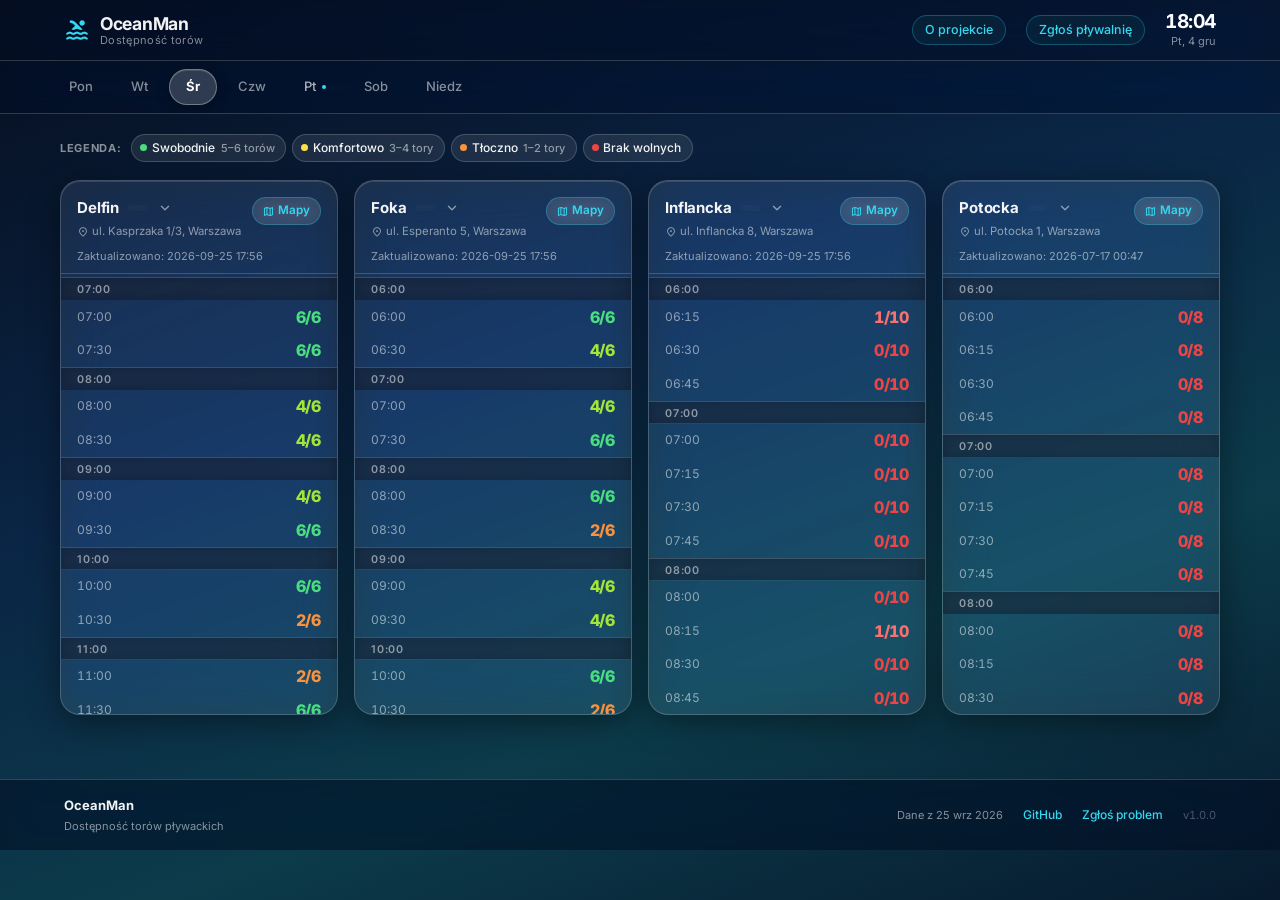
<file: docs/wednesday.html>
<!DOCTYPE html>
<html lang="pl">
<head>
    <meta charset="UTF-8">
    <meta name="viewport" content="width=device-width, initial-scale=1.0">
    <title>OceanMan — Dostępność torów pływackich</title>
    <meta name="description" content="Sprawdź dostępność torów pływackich — Delfin, Foka, Inflancka, Potocka.">
    <meta name="theme-color" content="#0A2545">

    <!-- Favicon -->
    <link rel="icon" type="image/svg+xml" href="static/favicon.svg">

    <!-- PWA -->
    <link rel="manifest" href="manifest.webmanifest">
    <meta name="apple-mobile-web-app-capable" content="yes">
    <meta name="apple-mobile-web-app-status-bar-style" content="black-translucent">
    <meta name="apple-mobile-web-app-title" content="OceanMan">

    <!-- Open Graph -->
    <meta property="og:type" content="website">
    <meta property="og:site_name" content="OceanMan">
    <meta property="og:title" content="OceanMan — Dostępność torów pływackich">
    <meta property="og:description" content="Sprawdź dostępność torów pływackich — Delfin, Foka, Inflancka, Potocka.">
    <meta property="og:url" content="https://hgawryluk.github.io/OceanMan/">
    <meta property="og:locale" content="pl_PL">

    <!-- Twitter Card -->
    <meta name="twitter:card" content="summary">
    <meta name="twitter:title" content="OceanMan — Dostępność torów pływackich">
    <meta name="twitter:description" content="Sprawdź dostępność torów pływackich — Delfin, Foka, Inflancka, Potocka.">

    <!-- Canonical -->
    <link rel="canonical" href="https://hgawryluk.github.io/OceanMan/">

    <link rel="preconnect" href="https://fonts.googleapis.com">
    <link rel="preconnect" href="https://fonts.gstatic.com" crossorigin>
    <link href="https://fonts.googleapis.com/css2?family=Inter:wght@400;500;600;700;800&display=swap" rel="stylesheet">
    <link href="https://fonts.googleapis.com/css2?family=Material+Symbols+Rounded:opsz,wght,FILL,GRAD@24,400,1,0" rel="stylesheet">
    <link rel="stylesheet" href="static/style.css">
</head>
<body>

<header class="app-bar">
    <div class="app-bar__inner">
        <a href="index.html" class="app-bar__brand">
            <span class="material-symbols-rounded app-bar__logo">pool</span>
            <div class="app-bar__brand-text">
                <span class="app-bar__title">OceanMan</span>
                <span class="app-bar__subtitle">Dostępność torów</span>
            </div>
        </a>
        <div class="app-bar__right">
            <a href="about.html" class="app-bar__nav-link">O projekcie</a>
            <a href="suggest.html" class="app-bar__nav-link">Zgłoś pływalnię</a>
            <div class="app-bar__clock">
                <span class="clock" id="clock">18:38</span>
                <span class="date">Pt, 25 wrz</span>
            </div>
        </div>
    </div>
</header>

<nav class="day-nav">
    <div class="day-nav__inner">
        
        <a href="monday.html"
           class="day-tab"
           data-day-key="monday">
            Pon
        </a>
        
        <a href="tuesday.html"
           class="day-tab"
           data-day-key="tuesday">
            Wt
        </a>
        
        <a href="wednesday.html"
           class="day-tab day-tab--active"
           data-day-key="wednesday">
            Śr
        </a>
        
        <a href="thursday.html"
           class="day-tab"
           data-day-key="thursday">
            Czw
        </a>
        
        <a href="index.html"
           class="day-tab"
           data-day-key="friday">
            Pt
        </a>
        
        <a href="saturday.html"
           class="day-tab"
           data-day-key="saturday">
            Sob
        </a>
        
        <a href="sunday.html"
           class="day-tab"
           data-day-key="sunday">
            Niedz
        </a>
        
    </div>
</nav>

<main data-day="wednesday">
    <div class="container">

        
        <div class="legend">
            <span class="legend__title">Legenda:</span>
            <div class="legend__chips">
                <span class="legend-chip">
                    <span class="legend-chip__dot legend-chip__dot--free"></span>
                    Swobodnie
                    <span class="legend-chip__hint">5–6 torów</span>
                </span>
                <span class="legend-chip">
                    <span class="legend-chip__dot legend-chip__dot--ok"></span>
                    Komfortowo
                    <span class="legend-chip__hint">3–4 tory</span>
                </span>
                <span class="legend-chip">
                    <span class="legend-chip__dot legend-chip__dot--busy"></span>
                    Tłoczno
                    <span class="legend-chip__hint">1–2 tory</span>
                </span>
                <span class="legend-chip">
                    <span class="legend-chip__dot legend-chip__dot--full"></span>
                    Brak wolnych
                </span>
            </div>
        </div>

        
        
        <section class="summary-card" id="summary-card" hidden>
            <div class="summary-card__header">
                <span class="material-symbols-rounded summary-card__icon">water</span>
                <span class="summary-card__title">Teraz dostępne tory</span>
            </div>
            <div class="summary-card__items" id="summary-items">
                
            </div>
        </section>

        
        <div class="pools-grid">
            
            <section class="pool-card" data-pool-key="delfin" data-pool-name="Delfin">

                <div class="pool-card__header" role="button" aria-expanded="true" aria-controls="slots-delfin">
                    <div class="pool-card__info">
                        <div class="pool-card__name-row">
                            <h2 class="pool-card__name">Delfin</h2>
                            <span class="lane-badge lane-badge--hero "
                                  id="hero-delfin"
                                  hidden></span>
                            <span class="material-symbols-rounded pool-card__chevron">expand_more</span>
                        </div>
                        <div class="pool-card__address">
                            <span class="material-symbols-rounded pool-card__addr-icon">location_on</span>
                            <span class="pool-card__address-text">ul. Kasprzaka 1/3, Warszawa</span>
                        </div>
                    </div>
                    <a href="https://maps.google.com/?q=Pływalnia+Delfin+Kasprzaka+Warszawa" target="_blank" rel="noopener" class="maps-btn" aria-label="Otwórz w Mapach Google">
                        <span class="material-symbols-rounded">map</span>
                        Mapy
                    </a>
                </div>

                
                <div class="pool-card__meta">
                    Zaktualizowano: 2026-09-25 17:56
                </div>
                

                <div class="slots-container" id="slots-delfin">
                    
                    <div class="slots-list">
                        
                        
                        
                        
                        <div class="hour-divider">07:00</div>
                        
                        
                        <div class="slot-row"
                             data-start="07:00"
                             data-end="07:30"
                             data-free="6"
                             data-total="6"
                             data-css="level-6"
                             >
                            <span class="slot-time">07:00</span>
                            
                            <span class="slot-lanes level-6">6/6</span>
                        </div>
                        
                        
                        
                        <div class="slot-row"
                             data-start="07:30"
                             data-end="08:00"
                             data-free="6"
                             data-total="6"
                             data-css="level-6"
                             >
                            <span class="slot-time">07:30</span>
                            
                            <span class="slot-lanes level-6">6/6</span>
                        </div>
                        
                        
                        
                        <div class="hour-divider">08:00</div>
                        
                        
                        <div class="slot-row"
                             data-start="08:00"
                             data-end="08:30"
                             data-free="4"
                             data-total="6"
                             data-css="level-4"
                             >
                            <span class="slot-time">08:00</span>
                            
                            <span class="slot-lanes level-4">4/6</span>
                        </div>
                        
                        
                        
                        <div class="slot-row"
                             data-start="08:30"
                             data-end="09:00"
                             data-free="4"
                             data-total="6"
                             data-css="level-4"
                             >
                            <span class="slot-time">08:30</span>
                            
                            <span class="slot-lanes level-4">4/6</span>
                        </div>
                        
                        
                        
                        <div class="hour-divider">09:00</div>
                        
                        
                        <div class="slot-row"
                             data-start="09:00"
                             data-end="09:30"
                             data-free="4"
                             data-total="6"
                             data-css="level-4"
                             >
                            <span class="slot-time">09:00</span>
                            
                            <span class="slot-lanes level-4">4/6</span>
                        </div>
                        
                        
                        
                        <div class="slot-row"
                             data-start="09:30"
                             data-end="10:00"
                             data-free="6"
                             data-total="6"
                             data-css="level-6"
                             >
                            <span class="slot-time">09:30</span>
                            
                            <span class="slot-lanes level-6">6/6</span>
                        </div>
                        
                        
                        
                        <div class="hour-divider">10:00</div>
                        
                        
                        <div class="slot-row"
                             data-start="10:00"
                             data-end="10:30"
                             data-free="6"
                             data-total="6"
                             data-css="level-6"
                             >
                            <span class="slot-time">10:00</span>
                            
                            <span class="slot-lanes level-6">6/6</span>
                        </div>
                        
                        
                        
                        <div class="slot-row"
                             data-start="10:30"
                             data-end="11:00"
                             data-free="2"
                             data-total="6"
                             data-css="level-2"
                             >
                            <span class="slot-time">10:30</span>
                            
                            <span class="slot-lanes level-2">2/6</span>
                        </div>
                        
                        
                        
                        <div class="hour-divider">11:00</div>
                        
                        
                        <div class="slot-row"
                             data-start="11:00"
                             data-end="11:30"
                             data-free="2"
                             data-total="6"
                             data-css="level-2"
                             >
                            <span class="slot-time">11:00</span>
                            
                            <span class="slot-lanes level-2">2/6</span>
                        </div>
                        
                        
                        
                        <div class="slot-row"
                             data-start="11:30"
                             data-end="12:00"
                             data-free="6"
                             data-total="6"
                             data-css="level-6"
                             >
                            <span class="slot-time">11:30</span>
                            
                            <span class="slot-lanes level-6">6/6</span>
                        </div>
                        
                        
                        
                        <div class="hour-divider">12:00</div>
                        
                        
                        <div class="slot-row"
                             data-start="12:00"
                             data-end="12:30"
                             data-free="2"
                             data-total="6"
                             data-css="level-2"
                             >
                            <span class="slot-time">12:00</span>
                            
                            <span class="slot-lanes level-2">2/6</span>
                        </div>
                        
                        
                        
                        <div class="slot-row"
                             data-start="12:30"
                             data-end="13:00"
                             data-free="2"
                             data-total="6"
                             data-css="level-2"
                             >
                            <span class="slot-time">12:30</span>
                            
                            <span class="slot-lanes level-2">2/6</span>
                        </div>
                        
                        
                        
                        <div class="hour-divider">13:00</div>
                        
                        
                        <div class="slot-row"
                             data-start="13:00"
                             data-end="13:30"
                             data-free="2"
                             data-total="6"
                             data-css="level-2"
                             >
                            <span class="slot-time">13:00</span>
                            
                            <span class="slot-lanes level-2">2/6</span>
                        </div>
                        
                        
                        
                        <div class="slot-row"
                             data-start="13:30"
                             data-end="14:00"
                             data-free="2"
                             data-total="6"
                             data-css="level-2"
                             >
                            <span class="slot-time">13:30</span>
                            
                            <span class="slot-lanes level-2">2/6</span>
                        </div>
                        
                        
                        
                        <div class="hour-divider">14:00</div>
                        
                        
                        <div class="slot-row"
                             data-start="14:00"
                             data-end="14:30"
                             data-free="6"
                             data-total="6"
                             data-css="level-6"
                             >
                            <span class="slot-time">14:00</span>
                            
                            <span class="slot-lanes level-6">6/6</span>
                        </div>
                        
                        
                        
                        <div class="slot-row"
                             data-start="14:30"
                             data-end="15:00"
                             data-free="4"
                             data-total="6"
                             data-css="level-4"
                             >
                            <span class="slot-time">14:30</span>
                            
                            <span class="slot-lanes level-4">4/6</span>
                        </div>
                        
                        
                        
                        <div class="hour-divider">15:00</div>
                        
                        
                        <div class="slot-row"
                             data-start="15:00"
                             data-end="15:30"
                             data-free="2"
                             data-total="6"
                             data-css="level-2"
                             >
                            <span class="slot-time">15:00</span>
                            
                            <span class="slot-lanes level-2">2/6</span>
                        </div>
                        
                        
                        
                        <div class="slot-row"
                             data-start="15:30"
                             data-end="16:00"
                             data-free="2"
                             data-total="6"
                             data-css="level-2"
                             >
                            <span class="slot-time">15:30</span>
                            
                            <span class="slot-lanes level-2">2/6</span>
                        </div>
                        
                        
                        
                        <div class="hour-divider">16:00</div>
                        
                        
                        <div class="slot-row"
                             data-start="16:00"
                             data-end="16:30"
                             data-free="4"
                             data-total="6"
                             data-css="level-4"
                             >
                            <span class="slot-time">16:00</span>
                            
                            <span class="slot-lanes level-4">4/6</span>
                        </div>
                        
                        
                        
                        <div class="slot-row"
                             data-start="16:30"
                             data-end="17:00"
                             data-free="4"
                             data-total="6"
                             data-css="level-4"
                             >
                            <span class="slot-time">16:30</span>
                            
                            <span class="slot-lanes level-4">4/6</span>
                        </div>
                        
                        
                        
                        <div class="hour-divider">17:00</div>
                        
                        
                        <div class="slot-row"
                             data-start="17:00"
                             data-end="17:30"
                             data-free="4"
                             data-total="6"
                             data-css="level-4"
                             >
                            <span class="slot-time">17:00</span>
                            
                            <span class="slot-lanes level-4">4/6</span>
                        </div>
                        
                        
                        
                        <div class="slot-row"
                             data-start="17:30"
                             data-end="18:00"
                             data-free="3"
                             data-total="6"
                             data-css="level-3"
                             >
                            <span class="slot-time">17:30</span>
                            
                            <span class="slot-lanes level-3">3/6</span>
                        </div>
                        
                        
                        
                        <div class="hour-divider">18:00</div>
                        
                        
                        <div class="slot-row"
                             data-start="18:00"
                             data-end="18:30"
                             data-free="2"
                             data-total="6"
                             data-css="level-2"
                             >
                            <span class="slot-time">18:00</span>
                            
                            <span class="slot-lanes level-2">2/6</span>
                        </div>
                        
                        
                        
                        <div class="slot-row"
                             data-start="18:30"
                             data-end="19:00"
                             data-free="2"
                             data-total="6"
                             data-css="level-2"
                             >
                            <span class="slot-time">18:30</span>
                            
                            <span class="slot-lanes level-2">2/6</span>
                        </div>
                        
                        
                        
                        <div class="hour-divider">19:00</div>
                        
                        
                        <div class="slot-row"
                             data-start="19:00"
                             data-end="19:30"
                             data-free="2"
                             data-total="6"
                             data-css="level-2"
                             >
                            <span class="slot-time">19:00</span>
                            
                            <span class="slot-lanes level-2">2/6</span>
                        </div>
                        
                        
                        
                        <div class="slot-row"
                             data-start="19:30"
                             data-end="20:00"
                             data-free="2"
                             data-total="6"
                             data-css="level-2"
                             >
                            <span class="slot-time">19:30</span>
                            
                            <span class="slot-lanes level-2">2/6</span>
                        </div>
                        
                        
                        
                        <div class="hour-divider">20:00</div>
                        
                        
                        <div class="slot-row"
                             data-start="20:00"
                             data-end="20:30"
                             data-free="3"
                             data-total="6"
                             data-css="level-3"
                             >
                            <span class="slot-time">20:00</span>
                            
                            <span class="slot-lanes level-3">3/6</span>
                        </div>
                        
                        
                        
                        <div class="slot-row"
                             data-start="20:30"
                             data-end="21:00"
                             data-free="3"
                             data-total="6"
                             data-css="level-3"
                             >
                            <span class="slot-time">20:30</span>
                            
                            <span class="slot-lanes level-3">3/6</span>
                        </div>
                        
                        
                        
                        <div class="hour-divider">21:00</div>
                        
                        
                        <div class="slot-row"
                             data-start="21:00"
                             data-end="21:30"
                             data-free="6"
                             data-total="6"
                             data-css="level-6"
                             >
                            <span class="slot-time">21:00</span>
                            
                            <span class="slot-lanes level-6">6/6</span>
                        </div>
                        
                        
                        
                        <div class="slot-row"
                             data-start="21:30"
                             data-end="22:00"
                             data-free="6"
                             data-total="6"
                             data-css="level-6"
                             >
                            <span class="slot-time">21:30</span>
                            
                            <span class="slot-lanes level-6">6/6</span>
                        </div>
                        
                    </div>

                    
                </div>

            </section>
            
            <section class="pool-card" data-pool-key="foka" data-pool-name="Foka">

                <div class="pool-card__header" role="button" aria-expanded="true" aria-controls="slots-foka">
                    <div class="pool-card__info">
                        <div class="pool-card__name-row">
                            <h2 class="pool-card__name">Foka</h2>
                            <span class="lane-badge lane-badge--hero "
                                  id="hero-foka"
                                  hidden></span>
                            <span class="material-symbols-rounded pool-card__chevron">expand_more</span>
                        </div>
                        <div class="pool-card__address">
                            <span class="material-symbols-rounded pool-card__addr-icon">location_on</span>
                            <span class="pool-card__address-text">ul. Esperanto 5, Warszawa</span>
                        </div>
                    </div>
                    <a href="https://maps.google.com/?q=Pływalnia+Foka+Esperanto+Warszawa" target="_blank" rel="noopener" class="maps-btn" aria-label="Otwórz w Mapach Google">
                        <span class="material-symbols-rounded">map</span>
                        Mapy
                    </a>
                </div>

                
                <div class="pool-card__meta">
                    Zaktualizowano: 2026-09-25 17:56
                </div>
                

                <div class="slots-container" id="slots-foka">
                    
                    <div class="slots-list">
                        
                        
                        
                        
                        <div class="hour-divider">06:00</div>
                        
                        
                        <div class="slot-row"
                             data-start="06:00"
                             data-end="06:30"
                             data-free="6"
                             data-total="6"
                             data-css="level-6"
                             >
                            <span class="slot-time">06:00</span>
                            
                            <span class="slot-lanes level-6">6/6</span>
                        </div>
                        
                        
                        
                        <div class="slot-row"
                             data-start="06:30"
                             data-end="07:00"
                             data-free="4"
                             data-total="6"
                             data-css="level-4"
                             >
                            <span class="slot-time">06:30</span>
                            
                            <span class="slot-lanes level-4">4/6</span>
                        </div>
                        
                        
                        
                        <div class="hour-divider">07:00</div>
                        
                        
                        <div class="slot-row"
                             data-start="07:00"
                             data-end="07:30"
                             data-free="4"
                             data-total="6"
                             data-css="level-4"
                             >
                            <span class="slot-time">07:00</span>
                            
                            <span class="slot-lanes level-4">4/6</span>
                        </div>
                        
                        
                        
                        <div class="slot-row"
                             data-start="07:30"
                             data-end="08:00"
                             data-free="6"
                             data-total="6"
                             data-css="level-6"
                             >
                            <span class="slot-time">07:30</span>
                            
                            <span class="slot-lanes level-6">6/6</span>
                        </div>
                        
                        
                        
                        <div class="hour-divider">08:00</div>
                        
                        
                        <div class="slot-row"
                             data-start="08:00"
                             data-end="08:30"
                             data-free="6"
                             data-total="6"
                             data-css="level-6"
                             >
                            <span class="slot-time">08:00</span>
                            
                            <span class="slot-lanes level-6">6/6</span>
                        </div>
                        
                        
                        
                        <div class="slot-row"
                             data-start="08:30"
                             data-end="09:00"
                             data-free="2"
                             data-total="6"
                             data-css="level-2"
                             >
                            <span class="slot-time">08:30</span>
                            
                            <span class="slot-lanes level-2">2/6</span>
                        </div>
                        
                        
                        
                        <div class="hour-divider">09:00</div>
                        
                        
                        <div class="slot-row"
                             data-start="09:00"
                             data-end="09:30"
                             data-free="4"
                             data-total="6"
                             data-css="level-4"
                             >
                            <span class="slot-time">09:00</span>
                            
                            <span class="slot-lanes level-4">4/6</span>
                        </div>
                        
                        
                        
                        <div class="slot-row"
                             data-start="09:30"
                             data-end="10:00"
                             data-free="4"
                             data-total="6"
                             data-css="level-4"
                             >
                            <span class="slot-time">09:30</span>
                            
                            <span class="slot-lanes level-4">4/6</span>
                        </div>
                        
                        
                        
                        <div class="hour-divider">10:00</div>
                        
                        
                        <div class="slot-row"
                             data-start="10:00"
                             data-end="10:30"
                             data-free="6"
                             data-total="6"
                             data-css="level-6"
                             >
                            <span class="slot-time">10:00</span>
                            
                            <span class="slot-lanes level-6">6/6</span>
                        </div>
                        
                        
                        
                        <div class="slot-row"
                             data-start="10:30"
                             data-end="11:00"
                             data-free="2"
                             data-total="6"
                             data-css="level-2"
                             >
                            <span class="slot-time">10:30</span>
                            
                            <span class="slot-lanes level-2">2/6</span>
                        </div>
                        
                        
                        
                        <div class="hour-divider">11:00</div>
                        
                        
                        <div class="slot-row"
                             data-start="11:00"
                             data-end="11:30"
                             data-free="2"
                             data-total="6"
                             data-css="level-2"
                             >
                            <span class="slot-time">11:00</span>
                            
                            <span class="slot-lanes level-2">2/6</span>
                        </div>
                        
                        
                        
                        <div class="slot-row"
                             data-start="11:30"
                             data-end="12:00"
                             data-free="6"
                             data-total="6"
                             data-css="level-6"
                             >
                            <span class="slot-time">11:30</span>
                            
                            <span class="slot-lanes level-6">6/6</span>
                        </div>
                        
                        
                        
                        <div class="hour-divider">12:00</div>
                        
                        
                        <div class="slot-row"
                             data-start="12:00"
                             data-end="12:30"
                             data-free="6"
                             data-total="6"
                             data-css="level-6"
                             >
                            <span class="slot-time">12:00</span>
                            
                            <span class="slot-lanes level-6">6/6</span>
                        </div>
                        
                        
                        
                        <div class="slot-row"
                             data-start="12:30"
                             data-end="13:00"
                             data-free="6"
                             data-total="6"
                             data-css="level-6"
                             >
                            <span class="slot-time">12:30</span>
                            
                            <span class="slot-lanes level-6">6/6</span>
                        </div>
                        
                        
                        
                        <div class="hour-divider">13:00</div>
                        
                        
                        <div class="slot-row"
                             data-start="13:00"
                             data-end="13:30"
                             data-free="4"
                             data-total="6"
                             data-css="level-4"
                             >
                            <span class="slot-time">13:00</span>
                            
                            <span class="slot-lanes level-4">4/6</span>
                        </div>
                        
                        
                        
                        <div class="slot-row"
                             data-start="13:30"
                             data-end="14:00"
                             data-free="6"
                             data-total="6"
                             data-css="level-6"
                             >
                            <span class="slot-time">13:30</span>
                            
                            <span class="slot-lanes level-6">6/6</span>
                        </div>
                        
                        
                        
                        <div class="hour-divider">14:00</div>
                        
                        
                        <div class="slot-row"
                             data-start="14:00"
                             data-end="14:30"
                             data-free="4"
                             data-total="6"
                             data-css="level-4"
                             >
                            <span class="slot-time">14:00</span>
                            
                            <span class="slot-lanes level-4">4/6</span>
                        </div>
                        
                        
                        
                        <div class="slot-row"
                             data-start="14:30"
                             data-end="15:00"
                             data-free="4"
                             data-total="6"
                             data-css="level-4"
                             >
                            <span class="slot-time">14:30</span>
                            
                            <span class="slot-lanes level-4">4/6</span>
                        </div>
                        
                        
                        
                        <div class="hour-divider">15:00</div>
                        
                        
                        <div class="slot-row"
                             data-start="15:00"
                             data-end="15:30"
                             data-free="6"
                             data-total="6"
                             data-css="level-6"
                             >
                            <span class="slot-time">15:00</span>
                            
                            <span class="slot-lanes level-6">6/6</span>
                        </div>
                        
                        
                        
                        <div class="slot-row"
                             data-start="15:30"
                             data-end="16:00"
                             data-free="6"
                             data-total="6"
                             data-css="level-6"
                             >
                            <span class="slot-time">15:30</span>
                            
                            <span class="slot-lanes level-6">6/6</span>
                        </div>
                        
                        
                        
                        <div class="hour-divider">16:00</div>
                        
                        
                        <div class="slot-row"
                             data-start="16:00"
                             data-end="16:30"
                             data-free="6"
                             data-total="6"
                             data-css="level-6"
                             >
                            <span class="slot-time">16:00</span>
                            
                            <span class="slot-lanes level-6">6/6</span>
                        </div>
                        
                        
                        
                        <div class="slot-row"
                             data-start="16:30"
                             data-end="17:00"
                             data-free="5"
                             data-total="6"
                             data-css="level-5"
                             >
                            <span class="slot-time">16:30</span>
                            
                            <span class="slot-lanes level-5">5/6</span>
                        </div>
                        
                        
                        
                        <div class="hour-divider">17:00</div>
                        
                        
                        <div class="slot-row"
                             data-start="17:00"
                             data-end="17:30"
                             data-free="2"
                             data-total="6"
                             data-css="level-2"
                             >
                            <span class="slot-time">17:00</span>
                            
                            <span class="slot-lanes level-2">2/6</span>
                        </div>
                        
                        
                        
                        <div class="slot-row"
                             data-start="17:30"
                             data-end="18:00"
                             data-free="2"
                             data-total="6"
                             data-css="level-2"
                             >
                            <span class="slot-time">17:30</span>
                            
                            <span class="slot-lanes level-2">2/6</span>
                        </div>
                        
                        
                        
                        <div class="hour-divider">18:00</div>
                        
                        
                        <div class="slot-row"
                             data-start="18:00"
                             data-end="18:30"
                             data-free="2"
                             data-total="6"
                             data-css="level-2"
                             >
                            <span class="slot-time">18:00</span>
                            
                            <span class="slot-lanes level-2">2/6</span>
                        </div>
                        
                        
                        
                        <div class="slot-row"
                             data-start="18:30"
                             data-end="19:00"
                             data-free="2"
                             data-total="6"
                             data-css="level-2"
                             >
                            <span class="slot-time">18:30</span>
                            
                            <span class="slot-lanes level-2">2/6</span>
                        </div>
                        
                        
                        
                        <div class="hour-divider">19:00</div>
                        
                        
                        <div class="slot-row"
                             data-start="19:00"
                             data-end="19:30"
                             data-free="2"
                             data-total="6"
                             data-css="level-2"
                             >
                            <span class="slot-time">19:00</span>
                            
                            <span class="slot-lanes level-2">2/6</span>
                        </div>
                        
                        
                        
                        <div class="slot-row"
                             data-start="19:30"
                             data-end="20:00"
                             data-free="2"
                             data-total="6"
                             data-css="level-2"
                             >
                            <span class="slot-time">19:30</span>
                            
                            <span class="slot-lanes level-2">2/6</span>
                        </div>
                        
                        
                        
                        <div class="hour-divider">20:00</div>
                        
                        
                        <div class="slot-row"
                             data-start="20:00"
                             data-end="20:30"
                             data-free="3"
                             data-total="6"
                             data-css="level-3"
                             >
                            <span class="slot-time">20:00</span>
                            
                            <span class="slot-lanes level-3">3/6</span>
                        </div>
                        
                        
                        
                        <div class="slot-row"
                             data-start="20:30"
                             data-end="21:00"
                             data-free="3"
                             data-total="6"
                             data-css="level-3"
                             >
                            <span class="slot-time">20:30</span>
                            
                            <span class="slot-lanes level-3">3/6</span>
                        </div>
                        
                        
                        
                        <div class="hour-divider">21:00</div>
                        
                        
                        <div class="slot-row"
                             data-start="21:00"
                             data-end="21:30"
                             data-free="5"
                             data-total="6"
                             data-css="level-5"
                             >
                            <span class="slot-time">21:00</span>
                            
                            <span class="slot-lanes level-5">5/6</span>
                        </div>
                        
                        
                        
                        <div class="slot-row"
                             data-start="21:30"
                             data-end="22:00"
                             data-free="6"
                             data-total="6"
                             data-css="level-6"
                             >
                            <span class="slot-time">21:30</span>
                            
                            <span class="slot-lanes level-6">6/6</span>
                        </div>
                        
                    </div>

                    
                </div>

            </section>
            
            <section class="pool-card" data-pool-key="inflancka" data-pool-name="Inflancka">

                <div class="pool-card__header" role="button" aria-expanded="true" aria-controls="slots-inflancka">
                    <div class="pool-card__info">
                        <div class="pool-card__name-row">
                            <h2 class="pool-card__name">Inflancka</h2>
                            <span class="lane-badge lane-badge--hero "
                                  id="hero-inflancka"
                                  hidden></span>
                            <span class="material-symbols-rounded pool-card__chevron">expand_more</span>
                        </div>
                        <div class="pool-card__address">
                            <span class="material-symbols-rounded pool-card__addr-icon">location_on</span>
                            <span class="pool-card__address-text">ul. Inflancka 8, Warszawa</span>
                        </div>
                    </div>
                    <a href="https://maps.google.com/?q=Ośrodek+Inflancka+Warszawa" target="_blank" rel="noopener" class="maps-btn" aria-label="Otwórz w Mapach Google">
                        <span class="material-symbols-rounded">map</span>
                        Mapy
                    </a>
                </div>

                
                <div class="pool-card__meta">
                    Zaktualizowano: 2026-09-25 17:56
                </div>
                

                <div class="slots-container" id="slots-inflancka">
                    
                    <div class="slots-list">
                        
                        
                        
                        
                        <div class="hour-divider">06:00</div>
                        
                        
                        <div class="slot-row"
                             data-start="06:15"
                             data-end="06:30"
                             data-free="1"
                             data-total="10"
                             data-css="level-1"
                             >
                            <span class="slot-time">06:15</span>
                            
                            <span class="slot-lanes level-1">1/10</span>
                        </div>
                        
                        
                        
                        <div class="slot-row"
                             data-start="06:30"
                             data-end="06:45"
                             data-free="0"
                             data-total="10"
                             data-css="level-0"
                             >
                            <span class="slot-time">06:30</span>
                            
                            <span class="slot-lanes level-0">0/10</span>
                        </div>
                        
                        
                        
                        <div class="slot-row"
                             data-start="06:45"
                             data-end="07:00"
                             data-free="0"
                             data-total="10"
                             data-css="level-0"
                             >
                            <span class="slot-time">06:45</span>
                            
                            <span class="slot-lanes level-0">0/10</span>
                        </div>
                        
                        
                        
                        <div class="hour-divider">07:00</div>
                        
                        
                        <div class="slot-row"
                             data-start="07:00"
                             data-end="07:15"
                             data-free="0"
                             data-total="10"
                             data-css="level-0"
                             >
                            <span class="slot-time">07:00</span>
                            
                            <span class="slot-lanes level-0">0/10</span>
                        </div>
                        
                        
                        
                        <div class="slot-row"
                             data-start="07:15"
                             data-end="07:30"
                             data-free="0"
                             data-total="10"
                             data-css="level-0"
                             >
                            <span class="slot-time">07:15</span>
                            
                            <span class="slot-lanes level-0">0/10</span>
                        </div>
                        
                        
                        
                        <div class="slot-row"
                             data-start="07:30"
                             data-end="07:45"
                             data-free="0"
                             data-total="10"
                             data-css="level-0"
                             >
                            <span class="slot-time">07:30</span>
                            
                            <span class="slot-lanes level-0">0/10</span>
                        </div>
                        
                        
                        
                        <div class="slot-row"
                             data-start="07:45"
                             data-end="08:00"
                             data-free="0"
                             data-total="10"
                             data-css="level-0"
                             >
                            <span class="slot-time">07:45</span>
                            
                            <span class="slot-lanes level-0">0/10</span>
                        </div>
                        
                        
                        
                        <div class="hour-divider">08:00</div>
                        
                        
                        <div class="slot-row"
                             data-start="08:00"
                             data-end="08:15"
                             data-free="0"
                             data-total="10"
                             data-css="level-0"
                             >
                            <span class="slot-time">08:00</span>
                            
                            <span class="slot-lanes level-0">0/10</span>
                        </div>
                        
                        
                        
                        <div class="slot-row"
                             data-start="08:15"
                             data-end="08:30"
                             data-free="1"
                             data-total="10"
                             data-css="level-1"
                             >
                            <span class="slot-time">08:15</span>
                            
                            <span class="slot-lanes level-1">1/10</span>
                        </div>
                        
                        
                        
                        <div class="slot-row"
                             data-start="08:30"
                             data-end="08:45"
                             data-free="0"
                             data-total="10"
                             data-css="level-0"
                             >
                            <span class="slot-time">08:30</span>
                            
                            <span class="slot-lanes level-0">0/10</span>
                        </div>
                        
                        
                        
                        <div class="slot-row"
                             data-start="08:45"
                             data-end="09:00"
                             data-free="0"
                             data-total="10"
                             data-css="level-0"
                             >
                            <span class="slot-time">08:45</span>
                            
                            <span class="slot-lanes level-0">0/10</span>
                        </div>
                        
                        
                        
                        <div class="hour-divider">09:00</div>
                        
                        
                        <div class="slot-row"
                             data-start="09:00"
                             data-end="09:15"
                             data-free="0"
                             data-total="10"
                             data-css="level-0"
                             >
                            <span class="slot-time">09:00</span>
                            
                            <span class="slot-lanes level-0">0/10</span>
                        </div>
                        
                        
                        
                        <div class="slot-row"
                             data-start="09:15"
                             data-end="09:30"
                             data-free="1"
                             data-total="10"
                             data-css="level-1"
                             >
                            <span class="slot-time">09:15</span>
                            
                            <span class="slot-lanes level-1">1/10</span>
                        </div>
                        
                        
                        
                        <div class="slot-row"
                             data-start="09:30"
                             data-end="09:45"
                             data-free="3"
                             data-total="10"
                             data-css="level-2"
                             >
                            <span class="slot-time">09:30</span>
                            
                            <span class="slot-lanes level-2">3/10</span>
                        </div>
                        
                        
                        
                        <div class="slot-row"
                             data-start="09:45"
                             data-end="10:00"
                             data-free="3"
                             data-total="10"
                             data-css="level-2"
                             >
                            <span class="slot-time">09:45</span>
                            
                            <span class="slot-lanes level-2">3/10</span>
                        </div>
                        
                        
                        
                        <div class="hour-divider">10:00</div>
                        
                        
                        <div class="slot-row"
                             data-start="10:00"
                             data-end="10:15"
                             data-free="3"
                             data-total="10"
                             data-css="level-2"
                             >
                            <span class="slot-time">10:00</span>
                            
                            <span class="slot-lanes level-2">3/10</span>
                        </div>
                        
                        
                        
                        <div class="slot-row"
                             data-start="10:15"
                             data-end="10:30"
                             data-free="5"
                             data-total="10"
                             data-css="level-3"
                             >
                            <span class="slot-time">10:15</span>
                            
                            <span class="slot-lanes level-3">5/10</span>
                        </div>
                        
                        
                        
                        <div class="slot-row"
                             data-start="10:30"
                             data-end="10:45"
                             data-free="5"
                             data-total="10"
                             data-css="level-3"
                             >
                            <span class="slot-time">10:30</span>
                            
                            <span class="slot-lanes level-3">5/10</span>
                        </div>
                        
                        
                        
                        <div class="slot-row"
                             data-start="10:45"
                             data-end="11:00"
                             data-free="3"
                             data-total="10"
                             data-css="level-2"
                             >
                            <span class="slot-time">10:45</span>
                            
                            <span class="slot-lanes level-2">3/10</span>
                        </div>
                        
                        
                        
                        <div class="hour-divider">11:00</div>
                        
                        
                        <div class="slot-row"
                             data-start="11:00"
                             data-end="11:15"
                             data-free="0"
                             data-total="10"
                             data-css="level-0"
                             >
                            <span class="slot-time">11:00</span>
                            
                            <span class="slot-lanes level-0">0/10</span>
                        </div>
                        
                        
                        
                        <div class="slot-row"
                             data-start="11:15"
                             data-end="11:30"
                             data-free="2"
                             data-total="10"
                             data-css="level-2"
                             >
                            <span class="slot-time">11:15</span>
                            
                            <span class="slot-lanes level-2">2/10</span>
                        </div>
                        
                        
                        
                        <div class="slot-row"
                             data-start="11:30"
                             data-end="11:45"
                             data-free="2"
                             data-total="10"
                             data-css="level-2"
                             >
                            <span class="slot-time">11:30</span>
                            
                            <span class="slot-lanes level-2">2/10</span>
                        </div>
                        
                        
                        
                        <div class="slot-row"
                             data-start="11:45"
                             data-end="12:00"
                             data-free="2"
                             data-total="10"
                             data-css="level-2"
                             >
                            <span class="slot-time">11:45</span>
                            
                            <span class="slot-lanes level-2">2/10</span>
                        </div>
                        
                        
                        
                        <div class="hour-divider">12:00</div>
                        
                        
                        <div class="slot-row"
                             data-start="12:00"
                             data-end="12:15"
                             data-free="2"
                             data-total="10"
                             data-css="level-2"
                             >
                            <span class="slot-time">12:00</span>
                            
                            <span class="slot-lanes level-2">2/10</span>
                        </div>
                        
                        
                        
                        <div class="slot-row"
                             data-start="12:15"
                             data-end="12:30"
                             data-free="2"
                             data-total="10"
                             data-css="level-2"
                             >
                            <span class="slot-time">12:15</span>
                            
                            <span class="slot-lanes level-2">2/10</span>
                        </div>
                        
                        
                        
                        <div class="slot-row"
                             data-start="12:30"
                             data-end="12:45"
                             data-free="0"
                             data-total="10"
                             data-css="level-0"
                             >
                            <span class="slot-time">12:30</span>
                            
                            <span class="slot-lanes level-0">0/10</span>
                        </div>
                        
                        
                        
                        <div class="slot-row"
                             data-start="12:45"
                             data-end="13:00"
                             data-free="0"
                             data-total="10"
                             data-css="level-0"
                             >
                            <span class="slot-time">12:45</span>
                            
                            <span class="slot-lanes level-0">0/10</span>
                        </div>
                        
                        
                        
                        <div class="hour-divider">13:00</div>
                        
                        
                        <div class="slot-row"
                             data-start="13:00"
                             data-end="13:15"
                             data-free="4"
                             data-total="10"
                             data-css="level-3"
                             >
                            <span class="slot-time">13:00</span>
                            
                            <span class="slot-lanes level-3">4/10</span>
                        </div>
                        
                        
                        
                        <div class="slot-row"
                             data-start="13:15"
                             data-end="13:30"
                             data-free="5"
                             data-total="10"
                             data-css="level-3"
                             >
                            <span class="slot-time">13:15</span>
                            
                            <span class="slot-lanes level-3">5/10</span>
                        </div>
                        
                        
                        
                        <div class="slot-row"
                             data-start="13:30"
                             data-end="13:45"
                             data-free="7"
                             data-total="10"
                             data-css="level-5"
                             >
                            <span class="slot-time">13:30</span>
                            
                            <span class="slot-lanes level-5">7/10</span>
                        </div>
                        
                        
                        
                        <div class="slot-row"
                             data-start="13:45"
                             data-end="14:00"
                             data-free="8"
                             data-total="10"
                             data-css="level-5"
                             >
                            <span class="slot-time">13:45</span>
                            
                            <span class="slot-lanes level-5">8/10</span>
                        </div>
                        
                        
                        
                        <div class="hour-divider">14:00</div>
                        
                        
                        <div class="slot-row"
                             data-start="14:00"
                             data-end="14:15"
                             data-free="2"
                             data-total="10"
                             data-css="level-2"
                             >
                            <span class="slot-time">14:00</span>
                            
                            <span class="slot-lanes level-2">2/10</span>
                        </div>
                        
                        
                        
                        <div class="slot-row"
                             data-start="14:15"
                             data-end="14:30"
                             data-free="2"
                             data-total="10"
                             data-css="level-2"
                             >
                            <span class="slot-time">14:15</span>
                            
                            <span class="slot-lanes level-2">2/10</span>
                        </div>
                        
                        
                        
                        <div class="slot-row"
                             data-start="14:30"
                             data-end="14:45"
                             data-free="2"
                             data-total="10"
                             data-css="level-2"
                             >
                            <span class="slot-time">14:30</span>
                            
                            <span class="slot-lanes level-2">2/10</span>
                        </div>
                        
                        
                        
                        <div class="slot-row"
                             data-start="14:45"
                             data-end="15:00"
                             data-free="2"
                             data-total="10"
                             data-css="level-2"
                             >
                            <span class="slot-time">14:45</span>
                            
                            <span class="slot-lanes level-2">2/10</span>
                        </div>
                        
                        
                        
                        <div class="hour-divider">15:00</div>
                        
                        
                        <div class="slot-row"
                             data-start="15:00"
                             data-end="15:15"
                             data-free="1"
                             data-total="10"
                             data-css="level-1"
                             >
                            <span class="slot-time">15:00</span>
                            
                            <span class="slot-lanes level-1">1/10</span>
                        </div>
                        
                        
                        
                        <div class="slot-row"
                             data-start="15:15"
                             data-end="15:30"
                             data-free="1"
                             data-total="10"
                             data-css="level-1"
                             >
                            <span class="slot-time">15:15</span>
                            
                            <span class="slot-lanes level-1">1/10</span>
                        </div>
                        
                        
                        
                        <div class="slot-row"
                             data-start="15:30"
                             data-end="15:45"
                             data-free="3"
                             data-total="10"
                             data-css="level-2"
                             >
                            <span class="slot-time">15:30</span>
                            
                            <span class="slot-lanes level-2">3/10</span>
                        </div>
                        
                        
                        
                        <div class="slot-row"
                             data-start="15:45"
                             data-end="16:00"
                             data-free="3"
                             data-total="10"
                             data-css="level-2"
                             >
                            <span class="slot-time">15:45</span>
                            
                            <span class="slot-lanes level-2">3/10</span>
                        </div>
                        
                        
                        
                        <div class="hour-divider">16:00</div>
                        
                        
                        <div class="slot-row"
                             data-start="16:00"
                             data-end="16:15"
                             data-free="0"
                             data-total="10"
                             data-css="level-0"
                             >
                            <span class="slot-time">16:00</span>
                            
                            <span class="slot-lanes level-0">0/10</span>
                        </div>
                        
                        
                        
                        <div class="slot-row"
                             data-start="16:15"
                             data-end="16:30"
                             data-free="0"
                             data-total="10"
                             data-css="level-0"
                             >
                            <span class="slot-time">16:15</span>
                            
                            <span class="slot-lanes level-0">0/10</span>
                        </div>
                        
                        
                        
                        <div class="slot-row"
                             data-start="16:30"
                             data-end="16:45"
                             data-free="0"
                             data-total="10"
                             data-css="level-0"
                             >
                            <span class="slot-time">16:30</span>
                            
                            <span class="slot-lanes level-0">0/10</span>
                        </div>
                        
                        
                        
                        <div class="slot-row"
                             data-start="16:45"
                             data-end="17:00"
                             data-free="0"
                             data-total="10"
                             data-css="level-0"
                             >
                            <span class="slot-time">16:45</span>
                            
                            <span class="slot-lanes level-0">0/10</span>
                        </div>
                        
                        
                        
                        <div class="hour-divider">17:00</div>
                        
                        
                        <div class="slot-row"
                             data-start="17:00"
                             data-end="17:15"
                             data-free="0"
                             data-total="10"
                             data-css="level-0"
                             >
                            <span class="slot-time">17:00</span>
                            
                            <span class="slot-lanes level-0">0/10</span>
                        </div>
                        
                        
                        
                        <div class="slot-row"
                             data-start="17:15"
                             data-end="17:30"
                             data-free="0"
                             data-total="10"
                             data-css="level-0"
                             >
                            <span class="slot-time">17:15</span>
                            
                            <span class="slot-lanes level-0">0/10</span>
                        </div>
                        
                        
                        
                        <div class="slot-row"
                             data-start="17:30"
                             data-end="17:45"
                             data-free="1"
                             data-total="10"
                             data-css="level-1"
                             >
                            <span class="slot-time">17:30</span>
                            
                            <span class="slot-lanes level-1">1/10</span>
                        </div>
                        
                        
                        
                        <div class="slot-row"
                             data-start="17:45"
                             data-end="18:00"
                             data-free="1"
                             data-total="10"
                             data-css="level-1"
                             >
                            <span class="slot-time">17:45</span>
                            
                            <span class="slot-lanes level-1">1/10</span>
                        </div>
                        
                        
                        
                        <div class="hour-divider">18:00</div>
                        
                        
                        <div class="slot-row"
                             data-start="18:00"
                             data-end="18:15"
                             data-free="2"
                             data-total="10"
                             data-css="level-2"
                             >
                            <span class="slot-time">18:00</span>
                            
                            <span class="slot-lanes level-2">2/10</span>
                        </div>
                        
                        
                        
                        <div class="slot-row"
                             data-start="18:15"
                             data-end="18:30"
                             data-free="2"
                             data-total="10"
                             data-css="level-2"
                             >
                            <span class="slot-time">18:15</span>
                            
                            <span class="slot-lanes level-2">2/10</span>
                        </div>
                        
                        
                        
                        <div class="slot-row"
                             data-start="18:30"
                             data-end="18:45"
                             data-free="2"
                             data-total="10"
                             data-css="level-2"
                             >
                            <span class="slot-time">18:30</span>
                            
                            <span class="slot-lanes level-2">2/10</span>
                        </div>
                        
                        
                        
                        <div class="slot-row"
                             data-start="18:45"
                             data-end="19:00"
                             data-free="2"
                             data-total="10"
                             data-css="level-2"
                             >
                            <span class="slot-time">18:45</span>
                            
                            <span class="slot-lanes level-2">2/10</span>
                        </div>
                        
                        
                        
                        <div class="hour-divider">19:00</div>
                        
                        
                        <div class="slot-row"
                             data-start="19:00"
                             data-end="19:15"
                             data-free="2"
                             data-total="10"
                             data-css="level-2"
                             >
                            <span class="slot-time">19:00</span>
                            
                            <span class="slot-lanes level-2">2/10</span>
                        </div>
                        
                        
                        
                        <div class="slot-row"
                             data-start="19:15"
                             data-end="19:30"
                             data-free="3"
                             data-total="10"
                             data-css="level-2"
                             >
                            <span class="slot-time">19:15</span>
                            
                            <span class="slot-lanes level-2">3/10</span>
                        </div>
                        
                        
                        
                        <div class="slot-row"
                             data-start="19:30"
                             data-end="19:45"
                             data-free="3"
                             data-total="10"
                             data-css="level-2"
                             >
                            <span class="slot-time">19:30</span>
                            
                            <span class="slot-lanes level-2">3/10</span>
                        </div>
                        
                        
                        
                        <div class="slot-row"
                             data-start="19:45"
                             data-end="20:00"
                             data-free="2"
                             data-total="10"
                             data-css="level-2"
                             >
                            <span class="slot-time">19:45</span>
                            
                            <span class="slot-lanes level-2">2/10</span>
                        </div>
                        
                        
                        
                        <div class="hour-divider">20:00</div>
                        
                        
                        <div class="slot-row"
                             data-start="20:00"
                             data-end="20:15"
                             data-free="1"
                             data-total="10"
                             data-css="level-1"
                             >
                            <span class="slot-time">20:00</span>
                            
                            <span class="slot-lanes level-1">1/10</span>
                        </div>
                        
                        
                        
                        <div class="slot-row"
                             data-start="20:15"
                             data-end="20:30"
                             data-free="0"
                             data-total="10"
                             data-css="level-0"
                             >
                            <span class="slot-time">20:15</span>
                            
                            <span class="slot-lanes level-0">0/10</span>
                        </div>
                        
                        
                        
                        <div class="slot-row"
                             data-start="20:30"
                             data-end="20:45"
                             data-free="0"
                             data-total="10"
                             data-css="level-0"
                             >
                            <span class="slot-time">20:30</span>
                            
                            <span class="slot-lanes level-0">0/10</span>
                        </div>
                        
                        
                        
                        <div class="slot-row"
                             data-start="20:45"
                             data-end="21:00"
                             data-free="1"
                             data-total="10"
                             data-css="level-1"
                             >
                            <span class="slot-time">20:45</span>
                            
                            <span class="slot-lanes level-1">1/10</span>
                        </div>
                        
                        
                        
                        <div class="hour-divider">21:00</div>
                        
                        
                        <div class="slot-row"
                             data-start="21:00"
                             data-end="21:15"
                             data-free="6"
                             data-total="10"
                             data-css="level-4"
                             >
                            <span class="slot-time">21:00</span>
                            
                            <span class="slot-lanes level-4">6/10</span>
                        </div>
                        
                        
                        
                        <div class="slot-row"
                             data-start="21:15"
                             data-end="21:30"
                             data-free="7"
                             data-total="10"
                             data-css="level-5"
                             >
                            <span class="slot-time">21:15</span>
                            
                            <span class="slot-lanes level-5">7/10</span>
                        </div>
                        
                    </div>

                    
                </div>

            </section>
            
            <section class="pool-card" data-pool-key="potocka" data-pool-name="Potocka">

                <div class="pool-card__header" role="button" aria-expanded="true" aria-controls="slots-potocka">
                    <div class="pool-card__info">
                        <div class="pool-card__name-row">
                            <h2 class="pool-card__name">Potocka</h2>
                            <span class="lane-badge lane-badge--hero "
                                  id="hero-potocka"
                                  hidden></span>
                            <span class="material-symbols-rounded pool-card__chevron">expand_more</span>
                        </div>
                        <div class="pool-card__address">
                            <span class="material-symbols-rounded pool-card__addr-icon">location_on</span>
                            <span class="pool-card__address-text">ul. Potocka 1, Warszawa</span>
                        </div>
                    </div>
                    <a href="https://maps.google.com/?q=Pływalnia+Potocka+Warszawa" target="_blank" rel="noopener" class="maps-btn" aria-label="Otwórz w Mapach Google">
                        <span class="material-symbols-rounded">map</span>
                        Mapy
                    </a>
                </div>

                
                <div class="pool-card__meta">
                    Zaktualizowano: 2026-07-17 00:47
                </div>
                

                <div class="slots-container" id="slots-potocka">
                    
                    <div class="slots-list">
                        
                        
                        
                        
                        <div class="hour-divider">06:00</div>
                        
                        
                        <div class="slot-row"
                             data-start="06:00"
                             data-end="06:15"
                             data-free="0"
                             data-total="8"
                             data-css="level-0"
                             >
                            <span class="slot-time">06:00</span>
                            
                            <span class="slot-lanes level-0">0/8</span>
                        </div>
                        
                        
                        
                        <div class="slot-row"
                             data-start="06:15"
                             data-end="06:30"
                             data-free="0"
                             data-total="8"
                             data-css="level-0"
                             >
                            <span class="slot-time">06:15</span>
                            
                            <span class="slot-lanes level-0">0/8</span>
                        </div>
                        
                        
                        
                        <div class="slot-row"
                             data-start="06:30"
                             data-end="06:45"
                             data-free="0"
                             data-total="8"
                             data-css="level-0"
                             >
                            <span class="slot-time">06:30</span>
                            
                            <span class="slot-lanes level-0">0/8</span>
                        </div>
                        
                        
                        
                        <div class="slot-row"
                             data-start="06:45"
                             data-end="07:00"
                             data-free="0"
                             data-total="8"
                             data-css="level-0"
                             >
                            <span class="slot-time">06:45</span>
                            
                            <span class="slot-lanes level-0">0/8</span>
                        </div>
                        
                        
                        
                        <div class="hour-divider">07:00</div>
                        
                        
                        <div class="slot-row"
                             data-start="07:00"
                             data-end="07:15"
                             data-free="0"
                             data-total="8"
                             data-css="level-0"
                             >
                            <span class="slot-time">07:00</span>
                            
                            <span class="slot-lanes level-0">0/8</span>
                        </div>
                        
                        
                        
                        <div class="slot-row"
                             data-start="07:15"
                             data-end="07:30"
                             data-free="0"
                             data-total="8"
                             data-css="level-0"
                             >
                            <span class="slot-time">07:15</span>
                            
                            <span class="slot-lanes level-0">0/8</span>
                        </div>
                        
                        
                        
                        <div class="slot-row"
                             data-start="07:30"
                             data-end="07:45"
                             data-free="0"
                             data-total="8"
                             data-css="level-0"
                             >
                            <span class="slot-time">07:30</span>
                            
                            <span class="slot-lanes level-0">0/8</span>
                        </div>
                        
                        
                        
                        <div class="slot-row"
                             data-start="07:45"
                             data-end="08:00"
                             data-free="0"
                             data-total="8"
                             data-css="level-0"
                             >
                            <span class="slot-time">07:45</span>
                            
                            <span class="slot-lanes level-0">0/8</span>
                        </div>
                        
                        
                        
                        <div class="hour-divider">08:00</div>
                        
                        
                        <div class="slot-row"
                             data-start="08:00"
                             data-end="08:15"
                             data-free="0"
                             data-total="8"
                             data-css="level-0"
                             >
                            <span class="slot-time">08:00</span>
                            
                            <span class="slot-lanes level-0">0/8</span>
                        </div>
                        
                        
                        
                        <div class="slot-row"
                             data-start="08:15"
                             data-end="08:30"
                             data-free="0"
                             data-total="8"
                             data-css="level-0"
                             >
                            <span class="slot-time">08:15</span>
                            
                            <span class="slot-lanes level-0">0/8</span>
                        </div>
                        
                        
                        
                        <div class="slot-row"
                             data-start="08:30"
                             data-end="08:45"
                             data-free="0"
                             data-total="8"
                             data-css="level-0"
                             >
                            <span class="slot-time">08:30</span>
                            
                            <span class="slot-lanes level-0">0/8</span>
                        </div>
                        
                        
                        
                        <div class="slot-row"
                             data-start="08:45"
                             data-end="09:00"
                             data-free="0"
                             data-total="8"
                             data-css="level-0"
                             >
                            <span class="slot-time">08:45</span>
                            
                            <span class="slot-lanes level-0">0/8</span>
                        </div>
                        
                        
                        
                        <div class="hour-divider">09:00</div>
                        
                        
                        <div class="slot-row"
                             data-start="09:00"
                             data-end="09:15"
                             data-free="0"
                             data-total="8"
                             data-css="level-0"
                             >
                            <span class="slot-time">09:00</span>
                            
                            <span class="slot-lanes level-0">0/8</span>
                        </div>
                        
                        
                        
                        <div class="slot-row"
                             data-start="09:15"
                             data-end="09:30"
                             data-free="0"
                             data-total="8"
                             data-css="level-0"
                             >
                            <span class="slot-time">09:15</span>
                            
                            <span class="slot-lanes level-0">0/8</span>
                        </div>
                        
                        
                        
                        <div class="slot-row"
                             data-start="09:30"
                             data-end="09:45"
                             data-free="0"
                             data-total="8"
                             data-css="level-0"
                             >
                            <span class="slot-time">09:30</span>
                            
                            <span class="slot-lanes level-0">0/8</span>
                        </div>
                        
                        
                        
                        <div class="slot-row"
                             data-start="09:45"
                             data-end="10:00"
                             data-free="0"
                             data-total="8"
                             data-css="level-0"
                             >
                            <span class="slot-time">09:45</span>
                            
                            <span class="slot-lanes level-0">0/8</span>
                        </div>
                        
                        
                        
                        <div class="hour-divider">10:00</div>
                        
                        
                        <div class="slot-row"
                             data-start="10:00"
                             data-end="10:15"
                             data-free="0"
                             data-total="8"
                             data-css="level-0"
                             >
                            <span class="slot-time">10:00</span>
                            
                            <span class="slot-lanes level-0">0/8</span>
                        </div>
                        
                        
                        
                        <div class="slot-row"
                             data-start="10:15"
                             data-end="10:30"
                             data-free="0"
                             data-total="8"
                             data-css="level-0"
                             >
                            <span class="slot-time">10:15</span>
                            
                            <span class="slot-lanes level-0">0/8</span>
                        </div>
                        
                        
                        
                        <div class="slot-row"
                             data-start="10:30"
                             data-end="10:45"
                             data-free="0"
                             data-total="8"
                             data-css="level-0"
                             >
                            <span class="slot-time">10:30</span>
                            
                            <span class="slot-lanes level-0">0/8</span>
                        </div>
                        
                        
                        
                        <div class="slot-row"
                             data-start="10:45"
                             data-end="11:00"
                             data-free="0"
                             data-total="8"
                             data-css="level-0"
                             >
                            <span class="slot-time">10:45</span>
                            
                            <span class="slot-lanes level-0">0/8</span>
                        </div>
                        
                        
                        
                        <div class="hour-divider">11:00</div>
                        
                        
                        <div class="slot-row"
                             data-start="11:00"
                             data-end="11:15"
                             data-free="0"
                             data-total="8"
                             data-css="level-0"
                             >
                            <span class="slot-time">11:00</span>
                            
                            <span class="slot-lanes level-0">0/8</span>
                        </div>
                        
                        
                        
                        <div class="slot-row"
                             data-start="11:15"
                             data-end="11:30"
                             data-free="0"
                             data-total="8"
                             data-css="level-0"
                             >
                            <span class="slot-time">11:15</span>
                            
                            <span class="slot-lanes level-0">0/8</span>
                        </div>
                        
                        
                        
                        <div class="slot-row"
                             data-start="11:30"
                             data-end="11:45"
                             data-free="0"
                             data-total="8"
                             data-css="level-0"
                             >
                            <span class="slot-time">11:30</span>
                            
                            <span class="slot-lanes level-0">0/8</span>
                        </div>
                        
                        
                        
                        <div class="slot-row"
                             data-start="11:45"
                             data-end="12:00"
                             data-free="0"
                             data-total="8"
                             data-css="level-0"
                             >
                            <span class="slot-time">11:45</span>
                            
                            <span class="slot-lanes level-0">0/8</span>
                        </div>
                        
                        
                        
                        <div class="hour-divider">12:00</div>
                        
                        
                        <div class="slot-row"
                             data-start="12:00"
                             data-end="12:15"
                             data-free="0"
                             data-total="8"
                             data-css="level-0"
                             >
                            <span class="slot-time">12:00</span>
                            
                            <span class="slot-lanes level-0">0/8</span>
                        </div>
                        
                        
                        
                        <div class="slot-row"
                             data-start="12:15"
                             data-end="12:30"
                             data-free="0"
                             data-total="8"
                             data-css="level-0"
                             >
                            <span class="slot-time">12:15</span>
                            
                            <span class="slot-lanes level-0">0/8</span>
                        </div>
                        
                        
                        
                        <div class="slot-row"
                             data-start="12:30"
                             data-end="12:45"
                             data-free="0"
                             data-total="8"
                             data-css="level-0"
                             >
                            <span class="slot-time">12:30</span>
                            
                            <span class="slot-lanes level-0">0/8</span>
                        </div>
                        
                        
                        
                        <div class="slot-row"
                             data-start="12:45"
                             data-end="13:00"
                             data-free="0"
                             data-total="8"
                             data-css="level-0"
                             >
                            <span class="slot-time">12:45</span>
                            
                            <span class="slot-lanes level-0">0/8</span>
                        </div>
                        
                        
                        
                        <div class="hour-divider">13:00</div>
                        
                        
                        <div class="slot-row"
                             data-start="13:00"
                             data-end="13:15"
                             data-free="0"
                             data-total="8"
                             data-css="level-0"
                             >
                            <span class="slot-time">13:00</span>
                            
                            <span class="slot-lanes level-0">0/8</span>
                        </div>
                        
                        
                        
                        <div class="slot-row"
                             data-start="13:15"
                             data-end="13:30"
                             data-free="0"
                             data-total="8"
                             data-css="level-0"
                             >
                            <span class="slot-time">13:15</span>
                            
                            <span class="slot-lanes level-0">0/8</span>
                        </div>
                        
                        
                        
                        <div class="slot-row"
                             data-start="13:30"
                             data-end="13:45"
                             data-free="0"
                             data-total="8"
                             data-css="level-0"
                             >
                            <span class="slot-time">13:30</span>
                            
                            <span class="slot-lanes level-0">0/8</span>
                        </div>
                        
                        
                        
                        <div class="slot-row"
                             data-start="13:45"
                             data-end="14:00"
                             data-free="0"
                             data-total="8"
                             data-css="level-0"
                             >
                            <span class="slot-time">13:45</span>
                            
                            <span class="slot-lanes level-0">0/8</span>
                        </div>
                        
                        
                        
                        <div class="hour-divider">14:00</div>
                        
                        
                        <div class="slot-row"
                             data-start="14:00"
                             data-end="14:15"
                             data-free="0"
                             data-total="8"
                             data-css="level-0"
                             >
                            <span class="slot-time">14:00</span>
                            
                            <span class="slot-lanes level-0">0/8</span>
                        </div>
                        
                        
                        
                        <div class="slot-row"
                             data-start="14:15"
                             data-end="14:30"
                             data-free="0"
                             data-total="8"
                             data-css="level-0"
                             >
                            <span class="slot-time">14:15</span>
                            
                            <span class="slot-lanes level-0">0/8</span>
                        </div>
                        
                        
                        
                        <div class="slot-row"
                             data-start="14:30"
                             data-end="14:45"
                             data-free="0"
                             data-total="8"
                             data-css="level-0"
                             >
                            <span class="slot-time">14:30</span>
                            
                            <span class="slot-lanes level-0">0/8</span>
                        </div>
                        
                        
                        
                        <div class="slot-row"
                             data-start="14:45"
                             data-end="15:00"
                             data-free="0"
                             data-total="8"
                             data-css="level-0"
                             >
                            <span class="slot-time">14:45</span>
                            
                            <span class="slot-lanes level-0">0/8</span>
                        </div>
                        
                        
                        
                        <div class="hour-divider">15:00</div>
                        
                        
                        <div class="slot-row"
                             data-start="15:00"
                             data-end="15:15"
                             data-free="0"
                             data-total="8"
                             data-css="level-0"
                             >
                            <span class="slot-time">15:00</span>
                            
                            <span class="slot-lanes level-0">0/8</span>
                        </div>
                        
                        
                        
                        <div class="slot-row"
                             data-start="15:15"
                             data-end="15:30"
                             data-free="0"
                             data-total="8"
                             data-css="level-0"
                             >
                            <span class="slot-time">15:15</span>
                            
                            <span class="slot-lanes level-0">0/8</span>
                        </div>
                        
                        
                        
                        <div class="slot-row"
                             data-start="15:30"
                             data-end="15:45"
                             data-free="0"
                             data-total="8"
                             data-css="level-0"
                             >
                            <span class="slot-time">15:30</span>
                            
                            <span class="slot-lanes level-0">0/8</span>
                        </div>
                        
                        
                        
                        <div class="slot-row"
                             data-start="15:45"
                             data-end="16:00"
                             data-free="0"
                             data-total="8"
                             data-css="level-0"
                             >
                            <span class="slot-time">15:45</span>
                            
                            <span class="slot-lanes level-0">0/8</span>
                        </div>
                        
                        
                        
                        <div class="hour-divider">16:00</div>
                        
                        
                        <div class="slot-row"
                             data-start="16:00"
                             data-end="16:15"
                             data-free="0"
                             data-total="8"
                             data-css="level-0"
                             >
                            <span class="slot-time">16:00</span>
                            
                            <span class="slot-lanes level-0">0/8</span>
                        </div>
                        
                        
                        
                        <div class="slot-row"
                             data-start="16:15"
                             data-end="16:30"
                             data-free="0"
                             data-total="8"
                             data-css="level-0"
                             >
                            <span class="slot-time">16:15</span>
                            
                            <span class="slot-lanes level-0">0/8</span>
                        </div>
                        
                        
                        
                        <div class="slot-row"
                             data-start="16:30"
                             data-end="16:45"
                             data-free="0"
                             data-total="8"
                             data-css="level-0"
                             >
                            <span class="slot-time">16:30</span>
                            
                            <span class="slot-lanes level-0">0/8</span>
                        </div>
                        
                        
                        
                        <div class="slot-row"
                             data-start="16:45"
                             data-end="17:00"
                             data-free="0"
                             data-total="8"
                             data-css="level-0"
                             >
                            <span class="slot-time">16:45</span>
                            
                            <span class="slot-lanes level-0">0/8</span>
                        </div>
                        
                        
                        
                        <div class="hour-divider">17:00</div>
                        
                        
                        <div class="slot-row"
                             data-start="17:00"
                             data-end="17:15"
                             data-free="0"
                             data-total="8"
                             data-css="level-0"
                             >
                            <span class="slot-time">17:00</span>
                            
                            <span class="slot-lanes level-0">0/8</span>
                        </div>
                        
                        
                        
                        <div class="slot-row"
                             data-start="17:15"
                             data-end="17:30"
                             data-free="0"
                             data-total="8"
                             data-css="level-0"
                             >
                            <span class="slot-time">17:15</span>
                            
                            <span class="slot-lanes level-0">0/8</span>
                        </div>
                        
                        
                        
                        <div class="slot-row"
                             data-start="17:30"
                             data-end="17:45"
                             data-free="0"
                             data-total="8"
                             data-css="level-0"
                             >
                            <span class="slot-time">17:30</span>
                            
                            <span class="slot-lanes level-0">0/8</span>
                        </div>
                        
                        
                        
                        <div class="slot-row"
                             data-start="17:45"
                             data-end="18:00"
                             data-free="0"
                             data-total="8"
                             data-css="level-0"
                             >
                            <span class="slot-time">17:45</span>
                            
                            <span class="slot-lanes level-0">0/8</span>
                        </div>
                        
                        
                        
                        <div class="hour-divider">18:00</div>
                        
                        
                        <div class="slot-row"
                             data-start="18:00"
                             data-end="18:15"
                             data-free="0"
                             data-total="8"
                             data-css="level-0"
                             >
                            <span class="slot-time">18:00</span>
                            
                            <span class="slot-lanes level-0">0/8</span>
                        </div>
                        
                        
                        
                        <div class="slot-row"
                             data-start="18:15"
                             data-end="18:30"
                             data-free="0"
                             data-total="8"
                             data-css="level-0"
                             >
                            <span class="slot-time">18:15</span>
                            
                            <span class="slot-lanes level-0">0/8</span>
                        </div>
                        
                        
                        
                        <div class="slot-row"
                             data-start="18:30"
                             data-end="18:45"
                             data-free="0"
                             data-total="8"
                             data-css="level-0"
                             >
                            <span class="slot-time">18:30</span>
                            
                            <span class="slot-lanes level-0">0/8</span>
                        </div>
                        
                        
                        
                        <div class="slot-row"
                             data-start="18:45"
                             data-end="19:00"
                             data-free="0"
                             data-total="8"
                             data-css="level-0"
                             >
                            <span class="slot-time">18:45</span>
                            
                            <span class="slot-lanes level-0">0/8</span>
                        </div>
                        
                        
                        
                        <div class="hour-divider">19:00</div>
                        
                        
                        <div class="slot-row"
                             data-start="19:00"
                             data-end="19:15"
                             data-free="0"
                             data-total="8"
                             data-css="level-0"
                             >
                            <span class="slot-time">19:00</span>
                            
                            <span class="slot-lanes level-0">0/8</span>
                        </div>
                        
                        
                        
                        <div class="slot-row"
                             data-start="19:15"
                             data-end="19:30"
                             data-free="0"
                             data-total="8"
                             data-css="level-0"
                             >
                            <span class="slot-time">19:15</span>
                            
                            <span class="slot-lanes level-0">0/8</span>
                        </div>
                        
                        
                        
                        <div class="slot-row"
                             data-start="19:30"
                             data-end="19:45"
                             data-free="0"
                             data-total="8"
                             data-css="level-0"
                             >
                            <span class="slot-time">19:30</span>
                            
                            <span class="slot-lanes level-0">0/8</span>
                        </div>
                        
                        
                        
                        <div class="slot-row"
                             data-start="19:45"
                             data-end="20:00"
                             data-free="0"
                             data-total="8"
                             data-css="level-0"
                             >
                            <span class="slot-time">19:45</span>
                            
                            <span class="slot-lanes level-0">0/8</span>
                        </div>
                        
                        
                        
                        <div class="hour-divider">20:00</div>
                        
                        
                        <div class="slot-row"
                             data-start="20:00"
                             data-end="20:15"
                             data-free="0"
                             data-total="8"
                             data-css="level-0"
                             >
                            <span class="slot-time">20:00</span>
                            
                            <span class="slot-lanes level-0">0/8</span>
                        </div>
                        
                        
                        
                        <div class="slot-row"
                             data-start="20:15"
                             data-end="20:30"
                             data-free="0"
                             data-total="8"
                             data-css="level-0"
                             >
                            <span class="slot-time">20:15</span>
                            
                            <span class="slot-lanes level-0">0/8</span>
                        </div>
                        
                        
                        
                        <div class="slot-row"
                             data-start="20:30"
                             data-end="20:45"
                             data-free="0"
                             data-total="8"
                             data-css="level-0"
                             >
                            <span class="slot-time">20:30</span>
                            
                            <span class="slot-lanes level-0">0/8</span>
                        </div>
                        
                        
                        
                        <div class="slot-row"
                             data-start="20:45"
                             data-end="21:00"
                             data-free="0"
                             data-total="8"
                             data-css="level-0"
                             >
                            <span class="slot-time">20:45</span>
                            
                            <span class="slot-lanes level-0">0/8</span>
                        </div>
                        
                        
                        
                        <div class="hour-divider">21:00</div>
                        
                        
                        <div class="slot-row"
                             data-start="21:00"
                             data-end="21:15"
                             data-free="0"
                             data-total="8"
                             data-css="level-0"
                             >
                            <span class="slot-time">21:00</span>
                            
                            <span class="slot-lanes level-0">0/8</span>
                        </div>
                        
                        
                        
                        <div class="slot-row"
                             data-start="21:15"
                             data-end="21:30"
                             data-free="0"
                             data-total="8"
                             data-css="level-0"
                             >
                            <span class="slot-time">21:15</span>
                            
                            <span class="slot-lanes level-0">0/8</span>
                        </div>
                        
                        
                        
                        <div class="slot-row"
                             data-start="21:30"
                             data-end="21:45"
                             data-free="0"
                             data-total="8"
                             data-css="level-0"
                             >
                            <span class="slot-time">21:30</span>
                            
                            <span class="slot-lanes level-0">0/8</span>
                        </div>
                        
                        
                        
                        <div class="slot-row"
                             data-start="21:45"
                             data-end="22:00"
                             data-free="0"
                             data-total="8"
                             data-css="level-0"
                             >
                            <span class="slot-time">21:45</span>
                            
                            <span class="slot-lanes level-0">0/8</span>
                        </div>
                        
                        
                        
                        <div class="hour-divider">22:00</div>
                        
                        
                        <div class="slot-row"
                             data-start="22:00"
                             data-end="22:15"
                             data-free="0"
                             data-total="8"
                             data-css="level-0"
                             >
                            <span class="slot-time">22:00</span>
                            
                            <span class="slot-lanes level-0">0/8</span>
                        </div>
                        
                        
                        
                        <div class="slot-row"
                             data-start="22:15"
                             data-end="22:30"
                             data-free="0"
                             data-total="8"
                             data-css="level-0"
                             >
                            <span class="slot-time">22:15</span>
                            
                            <span class="slot-lanes level-0">0/8</span>
                        </div>
                        
                        
                        
                        <div class="slot-row"
                             data-start="22:30"
                             data-end="22:45"
                             data-free="0"
                             data-total="8"
                             data-css="level-0"
                             >
                            <span class="slot-time">22:30</span>
                            
                            <span class="slot-lanes level-0">0/8</span>
                        </div>
                        
                        
                        
                        <div class="slot-row"
                             data-start="22:45"
                             data-end="23:00"
                             data-free="0"
                             data-total="8"
                             data-css="level-0"
                             >
                            <span class="slot-time">22:45</span>
                            
                            <span class="slot-lanes level-0">0/8</span>
                        </div>
                        
                    </div>

                    
                </div>

            </section>
            
        </div>

    </div>
</main>

<footer class="site-footer">
    <div class="site-footer__inner">
        <div class="site-footer__brand">
            <span class="site-footer__name">OceanMan</span>
            <span class="site-footer__desc">Dostępność torów pływackich</span>
        </div>
        <div class="site-footer__meta">
            <span class="site-footer__updated">Dane z 25 wrz 2026</span>
            <a href="about.html" class="site-footer__link site-footer__link--mobile-only">O projekcie</a>
            <a href="suggest.html" class="site-footer__link site-footer__link--mobile-only">Zgłoś pływalnię</a>
            <a href="https://github.com/hgawryluk/OceanMan" target="_blank" rel="noopener" class="site-footer__link">GitHub</a>
            <a href="https://github.com/hgawryluk/OceanMan/issues/new?labels=bug" target="_blank" rel="noopener" class="site-footer__link">Zgłoś problem</a>
            <span class="site-footer__version">v1.0.0</span>
        </div>
    </div>
</footer>

<script>
(function () {
    var DAYS = ['sunday','monday','tuesday','wednesday','thursday','friday','saturday'];
    var PL_DAY_LABELS = ['Niedz','Pon','Wt','Śr','Czw','Pt','Sob'];
    var PL_MONTHS = ['sty','lut','mar','kwi','maj','cze','lip','sie','wrz','paź','lis','gru'];

    function todayKey() { return DAYS[new Date().getDay()]; }
    function nowMin()   { var d = new Date(); return d.getHours() * 60 + d.getMinutes(); }
    function toMin(t)   { var p = t.split(':'); return +p[0] * 60 + +p[1]; }

    // If index.html was built on a different day, redirect to today's page.
    (function () {
        var main = document.querySelector('main');
        var pageDay = main && main.dataset.day;
        var real = todayKey();
        if (pageDay && pageDay !== real) {
            var p = window.location.pathname;
            if (p.endsWith('/') || p.endsWith('index.html')) {
                window.location.replace(real + '.html');
            }
        }
    }());

    function tick() {
        var d = new Date();
        var el = document.getElementById('clock');
        if (el) el.textContent = String(d.getHours()).padStart(2,'0') + ':' + String(d.getMinutes()).padStart(2,'0');

        var dateEl = document.querySelector('.date');
        if (dateEl) dateEl.textContent = PL_DAY_LABELS[d.getDay()] + ', ' + d.getDate() + ' ' + PL_MONTHS[d.getMonth()];
    }

    function updateAll() {
        var main    = document.querySelector('main');
        var pageDay = main ? main.dataset.day : null;
        var isToday = pageDay === todayKey();
        var now     = nowMin();

        // Reset all dynamic slot state
        document.querySelectorAll('.slot-row[data-start]').forEach(function (row) {
            row.classList.remove('slot-row--current', 'slot-row--past');
            row.removeAttribute('id');
            var badge = row.querySelector('.now-badge');
            if (badge) badge.remove();
        });

        var currentSlots = [];

        if (isToday) {
            document.querySelectorAll('[data-pool-key]').forEach(function (card) {
                var key  = card.dataset.poolKey;
                var name = card.dataset.poolName;
                card.querySelectorAll('.slot-row[data-start]').forEach(function (row) {
                    var s = toMin(row.dataset.start);
                    var e = toMin(row.dataset.end);
                    if (now >= s && now < e) {
                        row.classList.add('slot-row--current');
                        row.id = 'current-slot-' + key;
                        var timeSpan = row.querySelector('.slot-time');
                        if (timeSpan) {
                            var badge = document.createElement('span');
                            badge.className = 'now-badge';
                            badge.textContent = 'TERAZ';
                            timeSpan.insertAdjacentElement('afterend', badge);
                        }
                        currentSlots.push({ key: key, name: name,
                            start: row.dataset.start, end: row.dataset.end,
                            free: +row.dataset.free, total: +row.dataset.total,
                            css: row.dataset.css });
                    } else if (now >= e) {
                        row.classList.add('slot-row--past');
                    }
                });
            });
        }

        // Hero badges
        document.querySelectorAll('[data-pool-key]').forEach(function (card) {
            var hero = document.getElementById('hero-' + card.dataset.poolKey);
            if (!hero) return;
            var cur  = currentSlots.find(function (s) { return s.key === card.dataset.poolKey; });
            if (cur) {
                hero.textContent = cur.free + '/' + cur.total;
                hero.className   = 'lane-badge lane-badge--hero ' + cur.css;
                hero.hidden      = false;
            } else {
                hero.hidden = true;
            }
        });

        // Summary card
        var summaryEl = document.getElementById('summary-card');
        var itemsEl   = document.getElementById('summary-items');
        if (summaryEl && itemsEl) {
            if (currentSlots.length === 0) {
                summaryEl.hidden = true;
            } else {
                currentSlots.sort(function (a, b) { return b.free - a.free; });
                itemsEl.innerHTML = currentSlots.map(function (s) {
                    return '<div class="summary-item">' +
                        '<span class="summary-item__name">' + s.name + '</span>' +
                        '<span class="summary-item__slot">' + s.start + '–' + s.end + '</span>' +
                        '<span class="lane-badge ' + s.css + '">' + s.free + '/' + s.total + '</span>' +
                        '</div>';
                }).join('');
                summaryEl.hidden = false;
            }
        }

        // Scroll to current slot
        document.querySelectorAll('[id^="current-slot-"]').forEach(function (el) {
            var container = el.closest('.slots-container');
            if (!container) return;
            var elRect = el.getBoundingClientRect();
            var cRect  = container.getBoundingClientRect();
            container.scrollTop += (elRect.top - cRect.top) - (container.clientHeight / 2) + (el.clientHeight / 2);
        });
    }

    // ── Collapse / expand pool cards ──────────────────────────────────────
    var COLLAPSE_KEY = 'oceanman-collapsed';

    function getCollapsed() {
        try { return JSON.parse(sessionStorage.getItem(COLLAPSE_KEY) || '[]'); } catch(e) { return []; }
    }
    function saveCollapsed(list) {
        try { sessionStorage.setItem(COLLAPSE_KEY, JSON.stringify(list)); } catch(e) {}
    }

    function setCardCollapsed(card, collapsed) {
        var header = card.querySelector('.pool-card__header');
        card.classList.toggle('pool-card--collapsed', collapsed);
        if (header) header.setAttribute('aria-expanded', String(!collapsed));
    }

    function initCollapse() {
        var collapsed = getCollapsed();
        document.querySelectorAll('[data-pool-key]').forEach(function(card) {
            var key = card.dataset.poolKey;
            setCardCollapsed(card, collapsed.indexOf(key) !== -1);

            var header = card.querySelector('.pool-card__header');
            if (!header) return;
            header.addEventListener('click', function(e) {
                if (e.target.closest('.maps-btn')) return;
                var isNowCollapsed = !card.classList.contains('pool-card--collapsed');
                setCardCollapsed(card, isNowCollapsed);
                var list = getCollapsed();
                var idx = list.indexOf(key);
                if (isNowCollapsed && idx === -1) list.push(key);
                if (!isNowCollapsed && idx !== -1) list.splice(idx, 1);
                saveCollapsed(list);
            });
        });
    }

    function markToday() {
        var today = todayKey();
        document.querySelectorAll('.day-tab').forEach(function(tab) {
            var key = tab.dataset.dayKey;
            tab.classList.toggle('day-tab--today', key === today);
            var dot = tab.querySelector('.today-dot');
            if (key === today && !dot) {
                var d = document.createElement('span');
                d.className = 'today-dot';
                tab.appendChild(d);
            } else if (key !== today && dot) {
                dot.remove();
            }
        });
    }

    document.addEventListener('DOMContentLoaded', function () {
        markToday();
        updateAll();
        tick();
        initCollapse();
        setInterval(function () { updateAll(); tick(); }, 60000);
    });
}());
</script>

</body>
</html>
</file>
<file: docs/static/style.css>
/* ── Reset ── */
*, *::before, *::after { box-sizing: border-box; margin: 0; padding: 0; }

/* ── Tokens ── */
:root {
    /* Glass system */
    --glass-bg:           rgba(255, 255, 255, 0.09);
    --glass-bg-strong:    rgba(255, 255, 255, 0.18);
    --glass-border:       rgba(255, 255, 255, 0.18);
    --glass-border-strong:rgba(255, 255, 255, 0.32);
    --glass-shadow:       0 8px 32px rgba(0, 0, 0, 0.40);
    --glass-inset:        inset 0 1px 0 rgba(255, 255, 255, 0.12);

    /* Text on dark glass */
    --c-text:   rgba(255, 255, 255, 0.95);
    --c-muted:  rgba(255, 255, 255, 0.52);
    --c-faint:  rgba(255, 255, 255, 0.28);
    --c-accent: #34D8F0;

    /* Vivid availability — brighter for dark bg */
    --lv-6:  #4ADE80;
    --lv-5:  #86EFAC;
    --lv-4:  #A3E635;
    --lv-3:  #FDE047;
    --lv-2:  #FB923C;
    --lv-1:  #F87171;
    --lv-0:  #EF4444;

    /* Badge backgrounds — glass tinted */
    --lv-6-bg:  rgba(74,  222, 128, 0.18);  --lv-6-label: #86EFAC;
    --lv-5-bg:  rgba(134, 239, 172, 0.14);  --lv-5-label: #86EFAC;
    --lv-4-bg:  rgba(163, 230,  53, 0.15);  --lv-4-label: #BEF264;
    --lv-3-bg:  rgba(253, 224,  71, 0.15);  --lv-3-label: #FDE047;
    --lv-2-bg:  rgba(251, 146,  60, 0.15);  --lv-2-label: #FDBA74;
    --lv-1-bg:  rgba(248, 113, 113, 0.15);  --lv-1-label: #FCA5A5;
    --lv-0-bg:  rgba(239,  68,  68, 0.18);  --lv-0-label: #FCA5A5;

    --now-bg:     rgba(252, 211,  77, 0.12);
    --now-accent: #FCD34D;

    --r-card: 20px;
    --r-pill: 9999px;
    --r-sm:   12px;
}

/* ── Base ── */
body {
    font-family: 'Inter', -apple-system, sans-serif;
    background: linear-gradient(160deg, #060E1F 0%, #0A2545 40%, #0C3B4A 70%, #071A2E 100%);
    background-attachment: fixed;
    color: var(--c-text);
    min-height: 100vh;
    font-size: 14px;
    line-height: 1.5;
    -webkit-font-smoothing: antialiased;
}

.material-symbols-rounded {
    font-size: 20px;
    line-height: 1;
    vertical-align: middle;
    user-select: none;
    flex-shrink: 0;
}

/* ═══════════════════════════════════════
   APP BAR
═══════════════════════════════════════ */
.app-bar {
    background: rgba(6, 14, 31, 0.60);
    backdrop-filter: blur(24px) saturate(180%);
    -webkit-backdrop-filter: blur(24px) saturate(180%);
    border-bottom: 1px solid var(--glass-border);
    color: #fff;
    position: sticky;
    top: 0;
    z-index: 100;
}

.app-bar__inner {
    max-width: 1200px;
    margin: 0 auto;
    padding: 0 1.5rem;
    height: 60px;
    display: flex;
    align-items: center;
    justify-content: space-between;
}

.app-bar__brand {
    display: flex;
    align-items: center;
    gap: 0.625rem;
    text-decoration: none;
    color: var(--c-text);
    cursor: pointer;
}

.app-bar__logo {
    font-size: 26px !important;
    color: var(--c-accent);
}

.app-bar__brand-text {
    display: flex;
    flex-direction: column;
    line-height: 1.2;
}

.app-bar__title    { font-size: 1.1rem; font-weight: 700; letter-spacing: -0.015em; }
.app-bar__subtitle { font-size: 0.69rem; color: var(--c-muted); letter-spacing: 0.03em; }

.app-bar__right {
    display: flex;
    align-items: center;
    gap: 1.25rem;
}

.app-bar__nav-link {
    display: inline-flex;
    align-items: center;
    padding: 0.3rem 0.75rem;
    border-radius: var(--r-pill);
    background: rgba(52, 216, 240, 0.08);
    backdrop-filter: blur(10px);
    -webkit-backdrop-filter: blur(10px);
    border: 1px solid rgba(52, 216, 240, 0.28);
    color: var(--c-accent);
    font-size: 0.78rem;
    font-weight: 500;
    text-decoration: none;
    white-space: nowrap;
    transition: background .15s, border-color .15s;
}
.app-bar__nav-link:hover {
    background: rgba(52, 216, 240, 0.16);
    border-color: rgba(52, 216, 240, 0.50);
}

.app-bar__clock { text-align: right; }
.clock {
    display: block;
    font-size: 1.2rem;
    font-weight: 700;
    font-variant-numeric: tabular-nums;
    letter-spacing: -0.02em;
    line-height: 1.2;
}
.date { display: block; font-size: 0.69rem; color: var(--c-muted); }

/* ═══════════════════════════════════════
   DAY NAV
═══════════════════════════════════════ */
.day-nav {
    background: rgba(6, 14, 31, 0.45);
    backdrop-filter: blur(20px) saturate(160%);
    -webkit-backdrop-filter: blur(20px) saturate(160%);
    border-bottom: 1px solid var(--glass-border);
    overflow-x: auto;
    scrollbar-width: none;
}
.day-nav::-webkit-scrollbar { display: none; }

.day-nav__inner {
    max-width: 1200px;
    margin: 0 auto;
    padding: 0.5rem 0.75rem;
    display: flex;
    gap: 0.25rem;
}

.day-tab {
    color: var(--c-muted);
    text-decoration: none;
    padding: 0.45rem 1rem;
    font-size: 0.8125rem;
    font-weight: 500;
    white-space: nowrap;
    border-radius: var(--r-pill);
    border: 1px solid transparent;
    transition: color .15s, background .15s;
}
.day-tab:hover   { color: rgba(255,255,255,.85); background: var(--glass-bg); }
.day-tab--today  { color: rgba(255,255,255,.68); }
.day-tab--active {
    color: #fff;
    font-weight: 700;
    background: var(--glass-bg-strong);
    border-color: var(--glass-border-strong);
    box-shadow: 0 2px 14px rgba(0,0,0,0.30), var(--glass-inset);
}

.today-dot {
    display: inline-block;
    width: 4px;
    height: 4px;
    border-radius: 50%;
    background: var(--c-accent);
    vertical-align: middle;
    margin-left: 3px;
    margin-bottom: 2px;
}

/* ═══════════════════════════════════════
   LAYOUT
═══════════════════════════════════════ */
.container {
    max-width: 1200px;
    margin: 0 auto;
    padding: 1.25rem 1.25rem 4rem;
    display: flex;
    flex-direction: column;
    gap: 1.125rem;
}

/* ═══════════════════════════════════════
   AVAILABILITY LEGEND
═══════════════════════════════════════ */
.legend {
    display: flex;
    align-items: center;
    gap: 0.625rem;
    flex-wrap: wrap;
}

.legend__title {
    font-size: 0.69rem;
    font-weight: 700;
    letter-spacing: .06em;
    text-transform: uppercase;
    color: var(--c-muted);
    white-space: nowrap;
    flex-shrink: 0;
}

.legend__chips {
    display: flex;
    gap: 0.375rem;
    flex-wrap: wrap;
}

.legend-chip {
    display: inline-flex;
    align-items: center;
    gap: 0.3rem;
    padding: 0.25rem 0.65rem 0.25rem 0.5rem;
    border-radius: var(--r-pill);
    background: var(--glass-bg);
    backdrop-filter: blur(12px);
    -webkit-backdrop-filter: blur(12px);
    border: 1px solid var(--glass-border);
    font-size: 0.75rem;
    font-weight: 500;
    color: var(--c-text);
    white-space: nowrap;
}

.legend-chip__dot {
    width: 7px;
    height: 7px;
    border-radius: 50%;
    flex-shrink: 0;
}
.legend-chip__dot--free { background: var(--lv-6); }
.legend-chip__dot--ok   { background: var(--lv-3); }
.legend-chip__dot--busy { background: var(--lv-2); }
.legend-chip__dot--full { background: var(--lv-0); }

.legend-chip__hint {
    font-size: 0.69rem;
    color: var(--c-muted);
    margin-left: 0.05rem;
}

/* ═══════════════════════════════════════
   SUMMARY CARD — "now" at a glance
═══════════════════════════════════════ */
.summary-card {
    background: rgba(52, 216, 240, 0.07);
    backdrop-filter: blur(20px) saturate(160%);
    -webkit-backdrop-filter: blur(20px) saturate(160%);
    border-radius: var(--r-card);
    border: 1px solid rgba(52, 216, 240, 0.22);
    border-left: 4px solid var(--c-accent);
    box-shadow: var(--glass-shadow), var(--glass-inset);
    padding: 0.875rem 1.25rem;
}

.summary-card__header {
    display: flex;
    align-items: center;
    gap: 0.35rem;
    margin-bottom: 0.625rem;
}

.summary-card__icon  { font-size: 15px !important; color: var(--c-accent); }
.summary-card__title {
    flex: 1;
    font-size: 0.73rem;
    font-weight: 700;
    letter-spacing: .07em;
    text-transform: uppercase;
    color: var(--c-accent);
}

.summary-card__items {
    display: flex;
    flex-wrap: wrap;
    gap: 0.5rem 2rem;
}

.summary-item {
    display: flex;
    align-items: center;
    gap: 0.5rem;
}

.summary-item__name {
    font-size: 0.875rem;
    font-weight: 700;
    color: var(--c-text);
}

.summary-item__slot {
    font-size: 0.75rem;
    color: var(--c-muted);
    font-variant-numeric: tabular-nums;
}

/* ═══════════════════════════════════════
   POOL GRID
═══════════════════════════════════════ */
.pools-grid {
    display: grid;
    grid-template-columns: repeat(4, 1fr);
    gap: 1rem;
}

@media (max-width: 1100px) { .pools-grid { grid-template-columns: repeat(2, 1fr); } }
@media (max-width: 580px)  { .pools-grid { grid-template-columns: 1fr; } }

/* ═══════════════════════════════════════
   POOL CARD
═══════════════════════════════════════ */
.pool-card {
    background: var(--glass-bg);
    backdrop-filter: blur(20px) saturate(160%);
    -webkit-backdrop-filter: blur(20px) saturate(160%);
    border-radius: var(--r-card);
    border: 1px solid var(--glass-border);
    box-shadow: var(--glass-shadow), var(--glass-inset);
    overflow: hidden;
    display: flex;
    flex-direction: column;
}

.pool-card__header {
    padding: 1rem 1rem 0.5rem;
    display: flex;
    align-items: flex-start;
    justify-content: space-between;
    gap: 0.5rem;
    cursor: pointer;
    user-select: none;
    -webkit-user-select: none;
}
.pool-card__header:hover .pool-card__chevron { color: var(--c-text); }

.pool-card__info { flex: 1; min-width: 0; }

.pool-card__name-row {
    display: flex;
    align-items: center;
    gap: 0.5rem;
    flex-wrap: wrap;
    margin-bottom: 0.25rem;
}

.pool-card__name {
    font-size: 0.9375rem;
    font-weight: 700;
    color: var(--c-text);
    letter-spacing: -0.01em;
}

.pool-card__chevron {
    font-size: 18px !important;
    color: var(--c-muted);
    transition: transform 0.2s ease, color 0.15s;
    flex-shrink: 0;
}
.pool-card--collapsed .pool-card__chevron { transform: rotate(-90deg); }

.pool-card--collapsed .slots-container,
.pool-card--collapsed .pool-card__meta { display: none; }

.pool-card__address {
    display: flex;
    align-items: center;
    gap: 0.2rem;
    font-size: 0.71rem;
    color: var(--c-muted);
    overflow: hidden;
}
.pool-card__addr-icon { font-size: 12px !important; flex-shrink: 0; }
.pool-card__address-text {
    white-space: nowrap;
    overflow: hidden;
    text-overflow: ellipsis;
    min-width: 0;
}

.maps-btn {
    display: inline-flex;
    align-items: center;
    gap: 0.2rem;
    padding: 0.28rem 0.6rem;
    border-radius: var(--r-pill);
    background: var(--glass-bg);
    backdrop-filter: blur(10px);
    -webkit-backdrop-filter: blur(10px);
    color: var(--c-accent);
    text-decoration: none;
    font-size: 0.73rem;
    font-weight: 600;
    white-space: nowrap;
    flex-shrink: 0;
    border: 1px solid rgba(52, 216, 240, 0.28);
    transition: background .15s, border-color .15s;
}
.maps-btn:hover { background: rgba(52, 216, 240, 0.12); border-color: rgba(52, 216, 240, 0.50); }
.maps-btn .material-symbols-rounded { font-size: 13px !important; }

.pool-card__meta {
    padding: 0 1rem 0.5rem;
    font-size: 0.69rem;
    color: var(--c-muted);
    border-bottom: 1px solid var(--glass-border);
}

/* ═══════════════════════════════════════
   SLOTS — primary content
   Time is context. Lane count is the star.
═══════════════════════════════════════ */
.slots-container {
    flex: 1;
    max-height: 440px;
    overflow-y: auto;
    scrollbar-width: thin;
    scrollbar-color: var(--glass-border) transparent;
}

.slots-list { padding: 0.2rem 0; }

.hour-divider {
    padding: 0.25rem 1rem 0.1rem;
    font-size: 0.67rem;
    font-weight: 600;
    letter-spacing: .07em;
    text-transform: uppercase;
    color: var(--c-muted);
    border-top: 1px solid var(--glass-border);
    background: rgba(6, 14, 31, 0.50);
    backdrop-filter: blur(8px);
    -webkit-backdrop-filter: blur(8px);
    position: sticky;
    top: 0;
    z-index: 1;
}

.slot-row {
    display: flex;
    align-items: center;
    gap: 0.5rem;
    padding: 0.3rem 1rem;
    transition: background .1s;
}
.slot-row:hover { background: rgba(255, 255, 255, 0.06); }

/* Current slot — this row matters most */
.slot-row--current {
    background: var(--now-bg) !important;
    border-left: 3px solid var(--now-accent);
    padding-left: calc(1rem - 3px);
}
.slot-row--current .slot-time { font-weight: 600; color: var(--c-text); }

.slot-row--past { opacity: 0.35; }

/* Time — secondary context */
.slot-time {
    font-size: 0.75rem;
    color: var(--c-muted);
    font-variant-numeric: tabular-nums;
    width: 2.75rem;
    flex-shrink: 0;
}

.now-badge {
    font-size: 0.62rem;
    font-weight: 700;
    letter-spacing: .08em;
    padding: 0.12rem 0.4rem;
    border-radius: var(--r-pill);
    background: rgba(252, 211, 77, 0.18);
    border: 1px solid rgba(252, 211, 77, 0.38);
    color: var(--now-accent);
    flex-shrink: 0;
    line-height: 1.4;
}

/* Lane count — the primary information */
.slot-lanes {
    font-size: 1rem;
    font-weight: 800;
    font-variant-numeric: tabular-nums;
    letter-spacing: -0.015em;
    margin-left: auto;
}
.slot-row--current .slot-lanes { font-size: 1.0625rem; }

/* ═══════════════════════════════════════
   AVAILABILITY COLORS
═══════════════════════════════════════ */
.level-6 { color: var(--lv-6); }
.level-5 { color: var(--lv-5); }
.level-4 { color: var(--lv-4); }
.level-3 { color: var(--lv-3); }
.level-2 { color: var(--lv-2); }
.level-1 { color: var(--lv-1); }
.level-0 { color: var(--lv-0); }

/* Lane Badge — used in card header and summary */
.lane-badge {
    display: inline-flex;
    align-items: center;
    padding: 0.18rem 0.55rem;
    border-radius: var(--r-pill);
    font-weight: 700;
    font-size: 0.8125rem;
    white-space: nowrap;
    backdrop-filter: blur(8px);
    -webkit-backdrop-filter: blur(8px);
}
.lane-badge.level-6 { background: var(--lv-6-bg); color: var(--lv-6-label); border: 1px solid rgba( 74,222,128,0.28); }
.lane-badge.level-5 { background: var(--lv-5-bg); color: var(--lv-5-label); border: 1px solid rgba(134,239,172,0.22); }
.lane-badge.level-4 { background: var(--lv-4-bg); color: var(--lv-4-label); border: 1px solid rgba(163,230, 53,0.22); }
.lane-badge.level-3 { background: var(--lv-3-bg); color: var(--lv-3-label); border: 1px solid rgba(253,224, 71,0.22); }
.lane-badge.level-2 { background: var(--lv-2-bg); color: var(--lv-2-label); border: 1px solid rgba(251,146, 60,0.22); }
.lane-badge.level-1 { background: var(--lv-1-bg); color: var(--lv-1-label); border: 1px solid rgba(248,113,113,0.22); }
.lane-badge.level-0 { background: var(--lv-0-bg); color: var(--lv-0-label); border: 1px solid rgba(239, 68, 68,0.28); }

/* Hero badge in card header — larger, stronger */
.lane-badge--hero {
    font-size: 1.0625rem;
    font-weight: 800;
    padding: 0.2rem 0.65rem;
}

/* ═══════════════════════════════════════
   EMPTY / FALLBACK
═══════════════════════════════════════ */
.empty-state {
    padding: 2.5rem 1rem;
    text-align: center;
    color: var(--c-muted);
    font-size: 0.85rem;
}

.unavailable-state {
    display: flex;
    flex-direction: column;
    align-items: center;
    gap: 0.5rem;
    padding: 2.5rem 1rem;
    color: var(--c-muted);
}

.unavailable-state__icon {
    font-size: 2rem;
    opacity: 0.5;
}

.unavailable-state__text {
    font-size: 0.85rem;
    text-align: center;
}

.btn {
    display: inline-block;
    margin-top: 0.75rem;
    padding: 0.5rem 1.25rem;
    background: var(--glass-bg-strong);
    backdrop-filter: blur(12px);
    -webkit-backdrop-filter: blur(12px);
    color: #fff;
    border-radius: var(--r-sm);
    border: 1px solid var(--glass-border);
    text-decoration: none;
    font-size: 0.8rem;
    font-weight: 500;
    transition: background .15s;
}
.btn:hover { background: var(--glass-bg); }

/* ═══════════════════════════════════════
   SUGGEST PAGE
═══════════════════════════════════════ */
.suggest-container {
    max-width: 520px;
    margin: 0 auto;
    padding: 1.5rem 1.25rem 4rem;
    display: flex;
    flex-direction: column;
    gap: 1.25rem;
}

.suggest-hero {
    display: flex;
    align-items: center;
    gap: 1rem;
    padding: 0.5rem 0;
}
.suggest-hero__icon {
    width: 2rem;
    height: 2rem;
    color: var(--c-accent);
    opacity: 0.75;
    flex-shrink: 0;
}
.suggest-hero__title {
    font-size: 1.4rem;
    font-weight: 800;
    color: var(--c-text);
    letter-spacing: -0.02em;
    margin-bottom: 0.2rem;
}
.suggest-hero__lead {
    font-size: 0.82rem;
    color: var(--c-muted);
    line-height: 1.5;
}

.suggest-card {
    background: var(--glass-bg);
    backdrop-filter: blur(20px) saturate(160%);
    -webkit-backdrop-filter: blur(20px) saturate(160%);
    border-radius: var(--r-card);
    border: 1px solid var(--glass-border);
    box-shadow: var(--glass-shadow), var(--glass-inset);
    padding: 1.5rem;
    display: flex;
    flex-direction: column;
    gap: 1.125rem;
}

.suggest-card--unconfigured {
    align-items: center;
    text-align: center;
    gap: 0.75rem;
    color: var(--c-muted);
    font-size: 0.875rem;
    padding: 3rem 1.5rem;
}

.form-group {
    display: flex;
    flex-direction: column;
    gap: 0.4rem;
}

.form-label {
    font-size: 0.8125rem;
    font-weight: 600;
    color: var(--c-text);
    display: flex;
    justify-content: space-between;
    align-items: baseline;
    gap: 0.5rem;
}

.form-required { color: var(--c-accent); }
.form-optional { font-size: 0.71rem; font-weight: 400; color: var(--c-faint); flex-shrink: 0; }

.form-hint {
    font-size: 0.72rem;
    color: var(--c-muted);
    line-height: 1.5;
    margin-top: 0.1rem;
}

.form-input {
    background: rgba(255, 255, 255, 0.06);
    border: 1px solid var(--glass-border);
    border-radius: var(--r-sm);
    color: var(--c-text);
    font-family: inherit;
    font-size: 0.875rem;
    padding: 0.6rem 0.875rem;
    transition: border-color .15s, background .15s;
    outline: none;
    width: 100%;
}
.form-input::placeholder { color: var(--c-faint); }
.form-input:focus {
    border-color: rgba(52, 216, 240, 0.50);
    background: rgba(255, 255, 255, 0.09);
}

.form-textarea {
    min-height: 100px;
    resize: vertical;
    line-height: 1.55;
}

.form-status {
    padding: 0.65rem 0.875rem;
    border-radius: var(--r-sm);
    font-size: 0.825rem;
    line-height: 1.5;
}
.form-status--success {
    background: rgba(74, 222, 128, 0.12);
    border: 1px solid rgba(74, 222, 128, 0.28);
    color: #86EFAC;
}
.form-status--error {
    background: rgba(248, 113, 113, 0.12);
    border: 1px solid rgba(248, 113, 113, 0.28);
    color: #FCA5A5;
}

.form-submit {
    display: inline-flex;
    align-items: center;
    justify-content: center;
    gap: 0.4rem;
    padding: 0.7rem 1.5rem;
    margin-top: 1.25rem;
    border-radius: var(--r-pill);
    background: rgba(52, 216, 240, 0.14);
    border: 1px solid rgba(52, 216, 240, 0.35);
    color: var(--c-accent);
    font-family: inherit;
    font-size: 0.875rem;
    font-weight: 600;
    cursor: pointer;
    transition: background .15s, border-color .15s;
    align-self: flex-start;
}
.form-submit:hover:not(:disabled) {
    background: rgba(52, 216, 240, 0.22);
    border-color: rgba(52, 216, 240, 0.55);
}
.form-submit:disabled { opacity: 0.5; cursor: not-allowed; }
.form-submit .material-symbols-rounded { font-size: 16px !important; }

.suggest-alt {
    text-align: center;
    font-size: 0.8rem;
    color: var(--c-muted);
}

/* ═══════════════════════════════════════
   ABOUT PAGE
═══════════════════════════════════════ */
.about-container {
    max-width: 960px;
    margin: 0 auto;
    padding: 2rem 1.25rem 4rem;
    display: flex;
    flex-direction: column;
    gap: 2rem;
}

.about-hero {
    text-align: center;
    padding: 2.5rem 1rem 1rem;
    display: flex;
    flex-direction: column;
    align-items: center;
    gap: 0.75rem;
}

.about-hero__icon {
    font-size: 2.5rem !important;
    color: var(--c-accent);
    opacity: 0.8;
}

.about-hero__title {
    font-size: 2rem;
    font-weight: 800;
    color: var(--c-text);
    letter-spacing: -0.03em;
}

.about-hero__lead {
    font-size: 1rem;
    color: var(--c-muted);
    max-width: 600px;
    line-height: 1.65;
}

.about-grid {
    display: grid;
    grid-template-columns: repeat(2, 1fr);
    gap: 1rem;
}

.about-card {
    background: var(--glass-bg);
    backdrop-filter: blur(20px) saturate(160%);
    -webkit-backdrop-filter: blur(20px) saturate(160%);
    border-radius: var(--r-card);
    border: 1px solid var(--glass-border);
    box-shadow: var(--glass-shadow), var(--glass-inset);
    padding: 1.5rem;
    display: flex;
    flex-direction: column;
    gap: 0.75rem;
}

.about-card--faq { grid-column: 1 / -1; }

.about-card__icon-wrap {
    width: 2.25rem;
    height: 2.25rem;
    border-radius: 10px;
    background: rgba(52, 216, 240, 0.12);
    border: 1px solid rgba(52, 216, 240, 0.22);
    display: flex;
    align-items: center;
    justify-content: center;
    flex-shrink: 0;
}
.about-card__icon-wrap .material-symbols-rounded {
    font-size: 18px !important;
    color: var(--c-accent);
}

.about-card__title {
    font-size: 1rem;
    font-weight: 700;
    color: var(--c-text);
    letter-spacing: -0.01em;
}

.about-card__text {
    font-size: 0.85rem;
    color: var(--c-muted);
    line-height: 1.65;
}
.about-card__text + .about-card__text { margin-top: 0.25rem; }

/* Pool list */
.about-pool-list {
    list-style: none;
    display: flex;
    flex-direction: column;
    gap: 0.625rem;
}

.about-pool-item {
    display: flex;
    align-items: center;
    justify-content: space-between;
    gap: 0.5rem;
    padding: 0.6rem 0.75rem;
    background: var(--glass-bg);
    border-radius: var(--r-sm);
    border: 1px solid var(--glass-border);
}

.about-pool-item__info {
    display: flex;
    flex-direction: column;
    gap: 0.1rem;
    min-width: 0;
}

.about-pool-item__name {
    font-size: 0.875rem;
    font-weight: 700;
    color: var(--c-text);
}

.about-pool-item__addr {
    font-size: 0.69rem;
    color: var(--c-muted);
    white-space: nowrap;
    overflow: hidden;
    text-overflow: ellipsis;
}

.about-pool-item__meta {
    display: flex;
    align-items: center;
    gap: 0.5rem;
    flex-shrink: 0;
}

.about-pool-item__lanes {
    font-size: 0.75rem;
    color: var(--c-muted);
    white-space: nowrap;
}

.maps-btn--sm { padding: 0.2rem 0.5rem; font-size: 0.69rem; }
.maps-btn--sm .material-symbols-rounded { font-size: 11px !important; }

/* Steps */
.about-steps {
    display: flex;
    flex-direction: column;
    gap: 0.875rem;
}

.about-step {
    display: flex;
    gap: 0.75rem;
    align-items: flex-start;
    font-size: 0.85rem;
    color: var(--c-muted);
    line-height: 1.55;
}
.about-step strong { display: block; color: var(--c-text); font-size: 0.875rem; margin-bottom: 0.1rem; }

.about-step__num {
    width: 1.5rem;
    height: 1.5rem;
    border-radius: 50%;
    background: rgba(52, 216, 240, 0.12);
    border: 1px solid rgba(52, 216, 240, 0.28);
    color: var(--c-accent);
    font-size: 0.75rem;
    font-weight: 700;
    display: flex;
    align-items: center;
    justify-content: center;
    flex-shrink: 0;
    margin-top: 0.1rem;
}

/* FAQ */
.about-faq {
    display: grid;
    grid-template-columns: repeat(2, 1fr);
    gap: 1.25rem 2rem;
}

.about-faq__item dt {
    font-size: 0.875rem;
    font-weight: 600;
    color: var(--c-text);
    margin-bottom: 0.3rem;
}

.about-faq__item dd {
    font-size: 0.82rem;
    color: var(--c-muted);
    line-height: 1.6;
    margin: 0;
}

.about-link {
    color: var(--c-accent);
    text-decoration: none;
}
.about-link:hover { text-decoration: underline; }

/* Roadmap */
.about-roadmap {
    list-style: none;
    display: flex;
    flex-direction: column;
    gap: 0.5rem;
}

.about-roadmap__item {
    display: flex;
    align-items: center;
    gap: 0.6rem;
    font-size: 0.85rem;
    color: var(--c-muted);
}

.about-roadmap__item .material-symbols-rounded { font-size: 16px !important; flex-shrink: 0; }
.about-roadmap__item--done { color: var(--c-text); }
.about-roadmap__item--done .material-symbols-rounded { color: var(--lv-6); }
.about-roadmap__item:not(.about-roadmap__item--done) .material-symbols-rounded { color: var(--c-faint); }

/* Suggest CTA */
.about-suggest {
    background: rgba(52, 216, 240, 0.05);
    border: 1px solid rgba(52, 216, 240, 0.18);
    border-radius: var(--r-card);
    padding: 1.25rem 1.5rem;
    display: flex;
    align-items: center;
    gap: 1rem;
    flex-wrap: wrap;
}
.about-suggest__icon { font-size: 1.75rem !important; color: var(--c-accent); flex-shrink: 0; opacity: 0.8; }
.about-suggest__text { flex: 1; display: flex; flex-direction: column; gap: 0.15rem; min-width: 200px; }
.about-suggest__text strong { font-size: 0.9375rem; color: var(--c-text); }
.about-suggest__text span   { font-size: 0.8rem;    color: var(--c-muted); }

/* GitHub CTA */
.about-github {
    background: rgba(52, 216, 240, 0.07);
    border: 1px solid rgba(52, 216, 240, 0.22);
    border-left: 4px solid var(--c-accent);
    border-radius: var(--r-card);
    padding: 1.25rem 1.5rem;
    display: flex;
    align-items: center;
    gap: 1rem;
    flex-wrap: wrap;
}

.about-github__icon {
    font-size: 1.75rem !important;
    color: var(--c-accent);
    flex-shrink: 0;
}

.about-github__text {
    flex: 1;
    display: flex;
    flex-direction: column;
    gap: 0.15rem;
    min-width: 200px;
}
.about-github__text strong { font-size: 0.9375rem; color: var(--c-text); }
.about-github__text span   { font-size: 0.8rem;    color: var(--c-muted); }

@media (max-width: 700px) {
    .about-grid  { grid-template-columns: 1fr; }
    .about-card--faq { grid-column: auto; }
    .about-faq   { grid-template-columns: 1fr; }
    .about-hero__title { font-size: 1.5rem; }
    .about-github { flex-direction: column; align-items: flex-start; }
}

/* ═══════════════════════════════════════
   SITE FOOTER
═══════════════════════════════════════ */
.site-footer {
    background: rgba(6, 14, 31, 0.60);
    backdrop-filter: blur(20px) saturate(160%);
    -webkit-backdrop-filter: blur(20px) saturate(160%);
    border-top: 1px solid var(--glass-border);
}

.site-footer__inner {
    max-width: 1200px;
    margin: 0 auto;
    padding: 1rem 1.5rem;
    display: flex;
    align-items: center;
    justify-content: space-between;
    gap: 1rem;
    flex-wrap: wrap;
}

.site-footer__brand {
    display: flex;
    flex-direction: column;
    gap: 0.15rem;
}

.site-footer__name {
    font-size: 0.8125rem;
    font-weight: 700;
    color: var(--c-text);
}

.site-footer__desc {
    font-size: 0.69rem;
    color: var(--c-muted);
}

.site-footer__meta {
    display: flex;
    align-items: center;
    gap: 1.25rem;
    flex-wrap: wrap;
}

.site-footer__link {
    font-size: 0.75rem;
    font-weight: 500;
    color: var(--c-accent);
    text-decoration: none;
    transition: opacity .15s;
}
.site-footer__link:hover { opacity: 0.72; }

.site-footer__updated {
    font-size: 0.69rem;
    color: var(--c-muted);
}

.site-footer__version {
    font-size: 0.69rem;
    color: var(--c-faint);
    font-variant-numeric: tabular-nums;
}

/* ═══════════════════════════════════════
   404 PAGE
═══════════════════════════════════════ */
.not-found {
    display: flex;
    flex-direction: column;
    align-items: center;
    justify-content: center;
    min-height: 55vh;
    text-align: center;
    gap: 0.75rem;
    padding: 3rem 1rem;
}

.not-found__icon {
    font-size: 2.5rem !important;
    color: var(--c-accent);
    opacity: 0.6;
}

.not-found__code {
    font-size: 4.5rem;
    font-weight: 800;
    color: var(--c-text);
    letter-spacing: -0.04em;
    line-height: 1;
}

.not-found__text {
    font-size: 1rem;
    color: var(--c-muted);
}

/* ═══════════════════════════════════════
   MOBILE
═══════════════════════════════════════ */
@media (max-width: 580px) {
    .app-bar__inner    { padding: 0 1rem; height: 54px; }
    .app-bar__subtitle { display: none; }
    .app-bar__nav-link { display: none; }
    .container         { padding: 1rem 0.75rem 2rem; gap: 1rem; }
    .clock             { font-size: 1.05rem; }
    .day-tab           { padding: 0.5rem 0.7rem; font-size: 0.75rem; }
    .site-footer__inner { padding: 1rem; flex-direction: column; align-items: flex-start; gap: 0.75rem; }
}
.site-footer__link--mobile-only { display: none; }
@media (max-width: 580px) {
    .site-footer__link--mobile-only { display: inline; }
}
</file>
